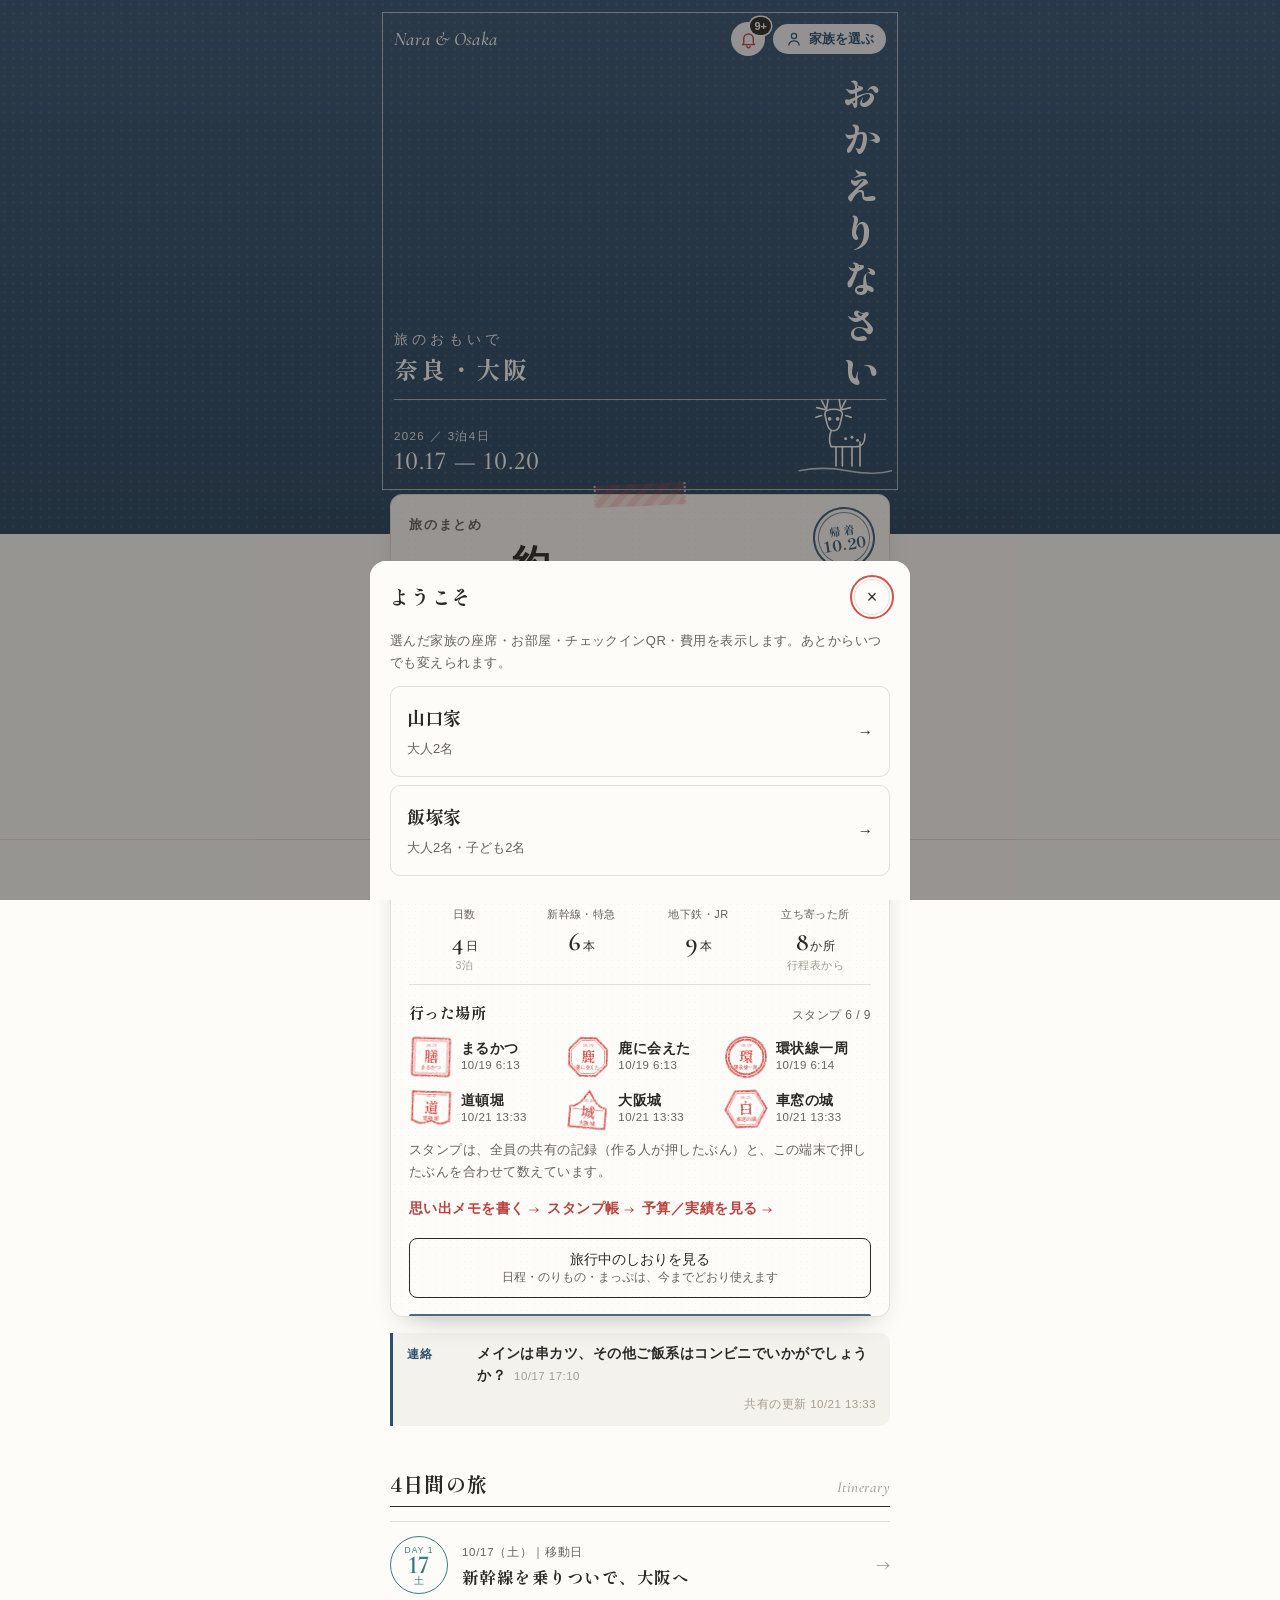
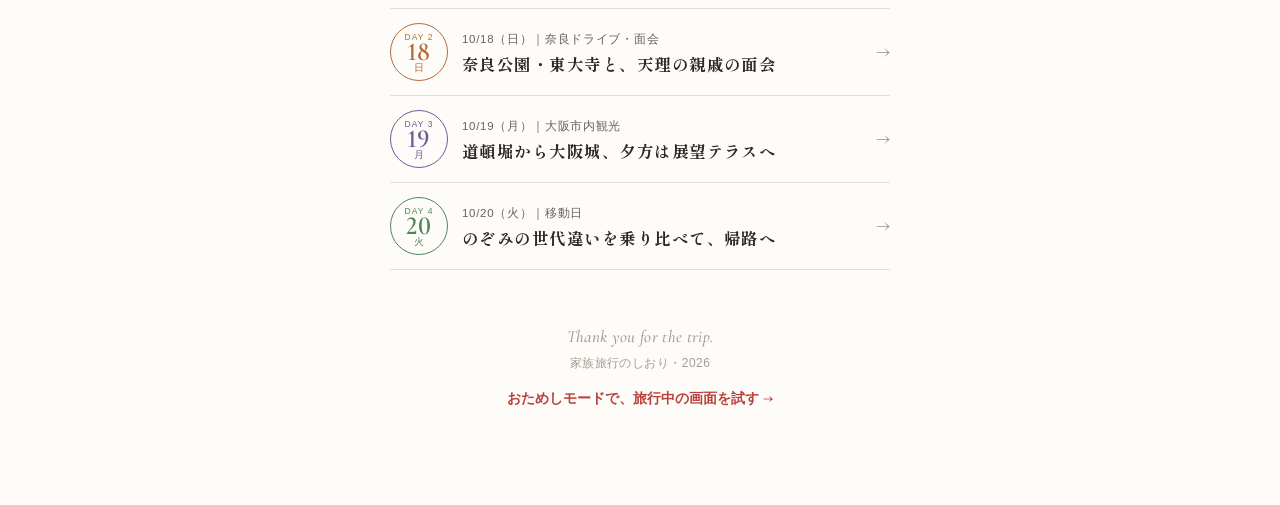
<file: index.html>
<!doctype html>
<html lang="ja">
<head>
<meta charset="utf-8">
<meta name="viewport" content="width=device-width, initial-scale=1, viewport-fit=cover">
<meta name="robots" content="noindex, nofollow">
<meta name="theme-color" content="#d6504c">
<meta name="description" content="奈良・大阪 家族旅行のしおり（2026.10.17〜10.20）">
<title>旅のしおり｜奈良・大阪 2026</title>
<!-- LINE などでURLを送ったときの見え方（画像は tools/make-og.js で作る。家族の名前・予約番号・QR・合言葉は写さない） -->
<meta property="og:type" content="website">
<meta property="og:site_name" content="旅のしおり">
<meta property="og:title" content="旅のしおり｜奈良・大阪 2026">
<meta property="og:description" content="家族旅行のしおり（2026.10.17〜10.20）。行程・のりもの・いまどのへん？・旅のワンポイントを、スマホでいつでも。">
<meta property="og:url" content="https://shohei-a11y.github.io/Nara-Osaka-Trip_2026/">
<meta property="og:image" content="https://shohei-a11y.github.io/Nara-Osaka-Trip_2026/assets/og.jpg">
<meta property="og:image:width" content="1200">
<meta property="og:image:height" content="630">
<meta property="og:image:alt" content="旅のしおり　家族旅行 奈良・大阪 2026.10.17〜10.20">
<meta property="og:locale" content="ja_JP">
<meta name="twitter:card" content="summary_large_image">
<link rel="manifest" href="manifest.webmanifest">
<link rel="icon" href="assets/icon.svg" type="image/svg+xml">
<link rel="apple-touch-icon" href="assets/icon-192.png">
<meta name="apple-mobile-web-app-capable" content="yes">
<meta name="apple-mobile-web-app-title" content="旅のしおり">
<link rel="preconnect" href="https://fonts.googleapis.com">
<link rel="preconnect" href="https://fonts.gstatic.com" crossorigin>
<link href="https://fonts.googleapis.com/css2?family=Cormorant+Garamond:ital,wght@1,500;1,600&family=DotGothic16&family=Klee+One:wght@600&family=Shippori+Mincho+B1:wght@700;800&family=Zen+Kaku+Gothic+New:wght@400;500;700&display=swap" rel="stylesheet">
<link rel="stylesheet" href="assets/style.css?v=57">
</head>
<body>
<main id="app"><noscript><p style="padding:16px">このしおりを見るには、JavaScriptを有効にしてください。</p></noscript></main>
<nav id="nav" class="nav" aria-label="メインメニュー"></nav>
<script src="assets/sim.js?v=57"></script>
<script src="assets/shared.js?v=57"></script>
<script src="assets/data.js?v=57"></script>
<script src="assets/timetable.js?v=57"></script>
<script src="assets/timetable-data.js?v=57"></script>
<script src="assets/line-data.js?v=57"></script>
<script src="assets/guide.js?v=57"></script>
<script src="assets/omiyage.js?v=57"></script>
<script src="assets/news.js?v=57"></script>
<script src="assets/latest.js?v=57"></script>
<script src="assets/budget.js?v=57"></script>
<script src="assets/livemap.js?v=57"></script>
<script src="assets/app.js?v=57"></script>
</body>
</html>
</file>
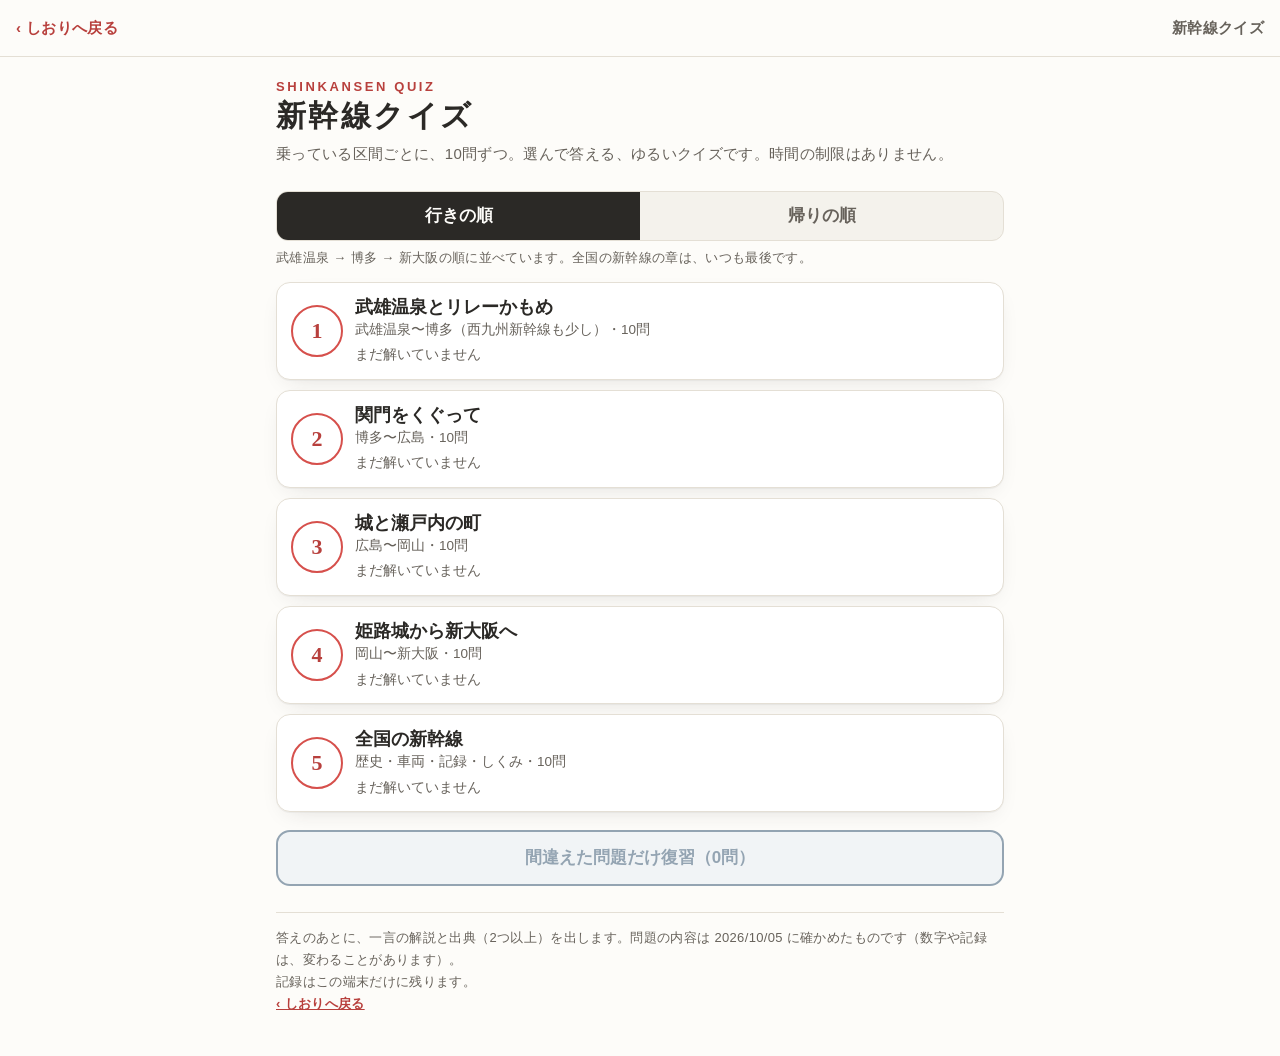
<file: game/index.html>
<!doctype html>
<html lang="ja">
<head>
<meta charset="utf-8">
<meta name="viewport" content="width=device-width, initial-scale=1, viewport-fit=cover">
<meta name="robots" content="noindex, nofollow">
<meta name="theme-color" content="#d6504c">
<meta name="description" content="新幹線の車内で解ける、JR・新幹線のクイズ（5章×10問）">
<title>新幹線クイズ｜旅のしおり</title>
<link rel="icon" href="../assets/icon.svg" type="image/svg+xml">
<link rel="apple-touch-icon" href="../assets/icon-192.png">
<link rel="stylesheet" href="style.css?v=57">
<script>
  /* しおりで選んだ「画面の明るさ」と「文字の大きさ」を、このページにも使う（同じ端末の保存を読むだけ） */
  try {
    const t = JSON.parse(localStorage.getItem('theme'));
    if (t === 'dark' || t === 'light') document.documentElement.dataset.theme = t;
    if (JSON.parse(localStorage.getItem('fs')) === 'l') document.documentElement.dataset.fs = 'l';
  } catch (e) { /* 読めなくても続ける */ }
</script>
</head>
<body>
<header class="bar">
  <a class="bar-back" href="../">‹ しおりへ戻る</a>
  <span class="bar-title">新幹線クイズ</span>
</header>
<main id="app" aria-live="polite"><noscript><p class="pad">このクイズを遊ぶには、JavaScriptを有効にしてください。</p></noscript><p class="pad muted" id="loading">読み込み中…</p></main>
<script src="quiz.js?v=57"></script>
</body>
</html>
</file>
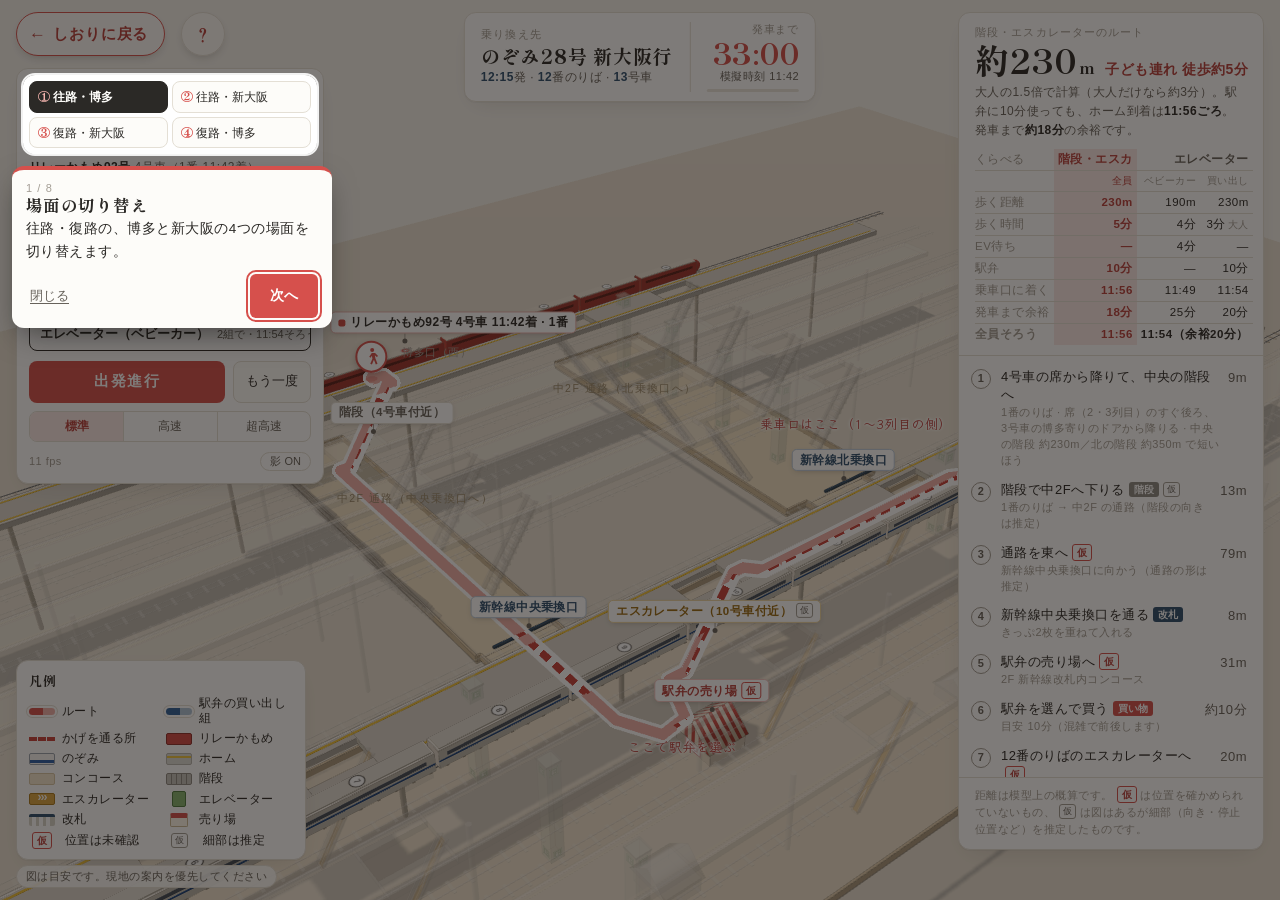
<file: transfer.html>
<!doctype html>
<html lang="ja">
<head>
<meta charset="utf-8">
<title>駅の乗り換え（3D）｜旅のしおり</title>
<meta name="viewport" content="width=device-width,initial-scale=1,viewport-fit=cover">
<meta name="robots" content="noindex, nofollow">
<!-- LINE などでURLを送ったときの見え方（画像は tools/make-og.js で作る。家族の名前・予約番号・QR・合言葉は写さない） -->
<meta property="og:type" content="website">
<meta property="og:site_name" content="旅のしおり">
<meta property="og:title" content="駅の乗り換え（3D）｜旅のしおり">
<meta property="og:description" content="博多・新大阪の乗り換えを、立体の図で確かめられます（旅のしおり 奈良・大阪 2026）。">
<meta property="og:url" content="https://shohei-a11y.github.io/Nara-Osaka-Trip_2026/transfer.html">
<meta property="og:image" content="https://shohei-a11y.github.io/Nara-Osaka-Trip_2026/assets/og.jpg">
<meta property="og:image:width" content="1200">
<meta property="og:image:height" content="630">
<meta property="og:image:alt" content="旅のしおり　家族旅行 奈良・大阪 2026.10.17〜10.20">
<meta property="og:locale" content="ja_JP">
<meta name="twitter:card" content="summary_large_image">
<meta name="theme-color" content="#d6504c">
<link rel="icon" href="assets/icon.svg" type="image/svg+xml">
<link rel="apple-touch-icon" href="assets/icon-192.png">
<link rel="manifest" href="manifest.webmanifest">
<link rel="preconnect" href="https://fonts.googleapis.com">
<link rel="preconnect" href="https://fonts.gstatic.com" crossorigin>
<link rel="stylesheet" href="https://fonts.googleapis.com/css2?family=Klee+One:wght@600&family=Shippori+Mincho+B1:wght@700;800&family=Zen+Kaku+Gothic+New:wght@400;500;700&display=swap">
<style>
  /* しおりWeb版（assets/style.css）の色と書体。明るい紙の模型に固定（テーマ切り替えなし） */
  :root {
    color-scheme: light;
    --paper: #fdfcf9;
    --paper-2: #f4f2ec;
    --paper-3: #ebe7de;
    --sumi: #2b2926;
    --sumi-2: #67625b;
    --sumi-3: #a39d94;
    --rule: #e4dfd5;
    --shu: #d6504c;
    --shu-ink: #b8403d;
    --shu-tint: #fbe9e6;
    --ai: #2d4f6e;
    --ai-tint: #e7eef4;
    --moegi: #5d8a4b;
    --moegi-tint: #ebf2e5;
    --yamabuki: #c98d1e;
    --yamabuki-tint: #faf0da;
    --jrk: #d7282f;
    --card: #ffffff;
    --shade: 0 1px 0 rgba(43, 41, 38, .04), 0 8px 24px -12px rgba(43, 41, 38, .18);
    --f-min: "Shippori Mincho B1", "Hiragino Mincho ProN", "Yu Mincho", serif;
    --f-got: "Zen Kaku Gothic New", "Hiragino Sans", "Noto Sans JP", sans-serif;
    --f-hand: "Klee One", "Zen Kaku Gothic New", cursive;
  }
  html, body { height: 100%; }
  body { margin: 0; background: var(--paper-2); color: var(--sumi); font-family: var(--f-got); overflow: hidden; -webkit-tap-highlight-color: transparent; letter-spacing: .03em; }
  button { font: inherit; color: inherit; background: none; border: 0; padding: 0; cursor: pointer; }
  button:focus-visible, select:focus-visible { outline: 2px solid var(--shu); outline-offset: 2px; border-radius: 6px; }
  #stage { position: fixed; inset: 0; }
  #stage canvas { display: block; touch-action: none; }
  .labels { position: absolute; inset: 0; pointer-events: none; }
  .hud { position: fixed; z-index: 5; }
  .card { background: var(--card); border: 1px solid var(--rule); border-radius: 12px; box-shadow: var(--shade); }
  .num { font-variant-numeric: tabular-nums; }
  .kari.sm { font-size: 8.5px; font-weight: 500; border-color: var(--sumi-3); color: var(--sumi-2); padding: 0 3px; vertical-align: 2px; }
  .kari { display: inline-block; font-size: 10px; font-weight: 700; line-height: 1.5; padding: 0 4px; border-radius: 3px; border: 1px solid var(--shu); color: var(--shu-ink); background: #fff; vertical-align: 1px; margin-left: 4px; letter-spacing: 0; }

  /* ---- 上部：乗る列車 ---- */
  .train { top: calc(env(safe-area-inset-top, 0px) + 12px); left: 50%; transform: translateX(-50%); display: flex; align-items: center; gap: 18px; padding: 9px 16px; max-width: calc(100% - 32px); box-sizing: border-box; }
  .train .kind { font-size: 11px; color: var(--sumi-3); letter-spacing: .12em; }
  .train .name { font-family: var(--f-min); font-size: 19px; font-weight: 800; white-space: nowrap; letter-spacing: .04em; }
  .train .sub { font-size: 12px; color: var(--sumi-2); white-space: nowrap; }
  .train .sub b { color: var(--ai); font-weight: 700; }
  .count { text-align: right; border-left: 1px solid var(--rule); padding-left: 16px; min-width: 92px; }
  .count .lbl { font-size: 11px; color: var(--sumi-3); letter-spacing: .08em; }
  .count .big { font-family: var(--f-min); font-size: 30px; line-height: 1.05; font-weight: 800; color: var(--shu); }
  .count .clock { font-size: 11px; color: var(--sumi-2); white-space: nowrap; }
  .tline { position: relative; height: 3px; margin-top: 5px; background: var(--paper-3); border-radius: 2px; }
  .tline i { position: absolute; left: 0; top: 0; bottom: 0; background: var(--shu); border-radius: 2px; width: 0; }

  /* ---- 左上：選択と再生 ---- */
  .ctrl { top: calc(env(safe-area-inset-top, 0px) + 68px); left: 16px; width: 308px; padding: 12px; display: grid; gap: 10px; box-sizing: border-box; }
  .scenes { display: grid; grid-template-columns: 1fr 1fr; gap: 4px; }
  .scenes button { font-size: 12px; text-align: left; padding: 6px 8px; border: 1px solid var(--rule); border-radius: 8px; background: var(--paper); line-height: 1.3; white-space: nowrap; }
  .scenes button b { font-family: var(--f-min); font-weight: 800; color: var(--shu); margin-right: 3px; }
  .scenes button[aria-current="true"] { background: var(--sumi); border-color: var(--sumi); color: var(--paper); font-weight: 700; }
  .scenes button[aria-current="true"] b { color: #f3b3ad; }
  .fromto { margin: 0; font-size: 12px; line-height: 1.5; color: var(--sumi-2); }
  .fromto b { color: var(--sumi); font-weight: 700; }
  .dnote { margin: 5px 0 0; font-size: 10.5px; line-height: 1.45; color: var(--sumi-2); }
  .dnote::before { content: "!"; display: inline-block; width: 13px; height: 13px; margin-right: 4px; border-radius: 50%; background: var(--sumi-3); color: #fff; font-size: 9.5px; font-weight: 700; text-align: center; line-height: 13px; vertical-align: 1px; }
  .h { font-size: 11px; color: var(--sumi-3); letter-spacing: .06em; margin-bottom: -4px; }
  .route { display: grid; border: 1px solid var(--sumi); border-radius: 8px; overflow: hidden; }
  .route button { padding: 7px 10px; text-align: left; line-height: 1.35; display: flex; align-items: baseline; justify-content: space-between; gap: 8px; }
  .route button + button { border-top: 1px solid var(--sumi); }
  .route button .rn { font-size: 12.5px; font-weight: 700; white-space: nowrap; }
  .route button .rm { font-size: 11px; color: var(--sumi-2); white-space: nowrap; }
  .route button[aria-pressed="true"] { background: var(--sumi); color: var(--paper); }
  .route button[aria-pressed="true"] .rm { color: var(--paper-3); }
  .bnote { font-size: 11.5px; line-height: 1.55; color: var(--sumi); background: var(--moegi-tint); border-radius: 8px; padding: 7px 9px; margin: 0; }
  .bnote b { color: var(--moegi); margin-right: 4px; }
  .acts { display: grid; grid-template-columns: 1fr auto; gap: 8px; }
  .go { font-weight: 700; font-size: 15px; letter-spacing: .1em; color: #fff; background: var(--shu); border-radius: 8px; padding: 10px 10px; min-height: 42px; white-space: nowrap; }
  .go:active { transform: translateY(1px); }
  .quiet { font-size: 12.5px; border: 1px solid var(--rule); background: var(--paper); border-radius: 8px; padding: 0 12px; white-space: nowrap; min-height: 36px; }
  .speed { grid-column: 1 / -1; display: grid; grid-template-columns: repeat(3, 1fr); border: 1px solid var(--rule); border-radius: 8px; overflow: hidden; }
  .speed button { font-size: 12px; padding: 6px 0; color: var(--sumi-2); white-space: nowrap; }
  .speed button + button { border-left: 1px solid var(--rule); }
  .speed button[aria-pressed="true"] { background: var(--shu-tint); color: var(--shu-ink); font-weight: 700; }
  .more { display: none; }
  .perf { font-size: 11px; color: var(--sumi-3); display: flex; justify-content: space-between; align-items: center; }
  .perf button { font-size: 11px; border: 1px solid var(--rule); border-radius: 999px; padding: 1px 9px; color: var(--sumi-2); }

  /* ---- 右：距離と区間 ---- */
  .legs { top: calc(env(safe-area-inset-top, 0px) + 12px); right: 16px; width: 304px; max-height: calc(100% - 64px); display: flex; flex-direction: column; overflow: hidden; }
  .sum { padding: 12px 16px 10px; border-bottom: 1px solid var(--rule); }
  .sum .eyebrow { font-size: 11px; color: var(--sumi-3); letter-spacing: .1em; }
  .sum .dist { display: flex; align-items: baseline; gap: 10px; margin-top: 1px; }
  .sum .dist .m { font-family: var(--f-min); font-size: 34px; font-weight: 800; line-height: 1.1; white-space: nowrap; }
  .sum .dist .m small { font-size: 16px; margin-left: 2px; }
  .sum .dist .walk { font-size: 14px; font-weight: 700; color: var(--shu-ink); white-space: nowrap; }
  .sum p { margin: 4px 0 0; font-size: 12px; color: var(--sumi-2); line-height: 1.6; }
  .sum p b { color: var(--sumi); }
  .sheetbtns { display: none; }
  .cmp { width: 100%; border-collapse: collapse; font-size: 11.5px; margin-top: 8px; }
  .cmp th, .cmp td { padding: 3px 6px; text-align: right; border-bottom: 1px solid var(--rule); white-space: nowrap; }
  .cmp th:first-child, .cmp td:first-child { text-align: left; color: var(--sumi-3); font-weight: 400; padding-left: 0; }
  .cmp thead th { font-weight: 700; color: var(--sumi-2); cursor: pointer; }
  .cmp .on { background: var(--shu-tint); color: var(--shu-ink); font-weight: 700; }
  .cmp tr:last-child td { border-bottom: 0; }
  .cmp th, .cmp td { padding: 3px 4px; }
  .cmp tr.sub th { font-size: 10px; font-weight: 500; color: var(--sumi-3); cursor: default; }
  .cmp tr.sub th.on { color: var(--shu-ink); }
  .cmp td small { font-size: 9.5px; margin-left: 2px; color: var(--sumi-3); }
  .cmp tr.meet td { font-weight: 700; border-top: 1px solid var(--sumi-3); }
  ol.list { list-style: none; margin: 0; padding: 6px 0; overflow-y: auto; min-height: 0; }
  ol.list li { display: grid; grid-template-columns: 22px 1fr auto; gap: 8px; align-items: start; padding: 6px 16px 6px 12px; cursor: pointer; font-size: 13px; line-height: 1.45; }
  ol.list li .i { width: 20px; height: 20px; border-radius: 50%; border: 1.5px solid var(--sumi-3); color: var(--sumi-2); font-size: 11px; font-weight: 700; display: grid; place-items: center; margin-top: 1px; box-sizing: border-box; }
  ol.list li .t small { display: block; font-size: 11px; color: var(--sumi-3); }
  ol.list li .d { font-size: 13px; color: var(--sumi-2); white-space: nowrap; margin-top: 1px; }
  ol.list li.done .t, ol.list li.done .d { color: var(--sumi-3); }
  ol.list li.done .i { border-color: var(--rule); color: var(--sumi-3); }
  ol.list li.grp { display: block; cursor: default; font-size: 11.5px; font-weight: 700; padding: 8px 16px 3px 12px; color: var(--shu-ink); }
  ol.list li.grp::before { content: ""; display: inline-block; width: 16px; height: 5px; border-radius: 3px; background: var(--shu); margin-right: 6px; vertical-align: 2px; }
  ol.list li.grp.g2 { color: #2d5f9a; border-top: 1px solid var(--rule); margin-top: 4px; }
  ol.list li.grp.g2::before { background: #2d5f9a; }
  ol.list li.now { background: var(--shu-tint); }
  ol.list li.now .i { background: var(--shu); border-color: var(--shu); color: #fff; }
  ol.list li.now .t { color: var(--shu-ink); font-weight: 700; }
  .kt { display: inline-block; font-size: 10px; line-height: 1.5; padding: 0 5px; margin-left: 4px; border-radius: 3px; color: #fff; vertical-align: 1px; font-weight: 700; letter-spacing: 0; }
  .kt.stair { background: #8d8a84; } .kt.esc { background: var(--yamabuki); } .kt.ev { background: var(--moegi); }
  .kt.gate { background: var(--ai); } .kt.shop { background: var(--shu); }
  .foot { font-size: 11px; color: var(--sumi-3); padding: 8px 16px 11px; border-top: 1px solid var(--rule); line-height: 1.55; }

  /* ---- 凡例 ---- */
  .legend { left: 16px; bottom: calc(env(safe-area-inset-bottom, 0px) + 40px); width: 290px; padding: 10px 12px; box-sizing: border-box; }
  .legend h2 { font-family: var(--f-min); font-size: 13px; letter-spacing: .08em; margin: 0 0 6px; }
  .legend ul { list-style: none; margin: 0; padding: 0; display: grid; grid-template-columns: 1fr 1fr; gap: 5px 10px; font-size: 11.5px; }
  .legend li { display: flex; align-items: center; gap: 7px; min-width: 0; line-height: 1.3; }
  .sw { flex: none; width: 26px; height: 12px; border-radius: 2px; position: relative; box-sizing: border-box; }
  .sw.rt2 { height: 7px; border-radius: 4px; background: linear-gradient(90deg, #2d5f9a 55%, #aec3d8 55%); box-shadow: 0 0 0 2px #fff, 0 0 0 3px var(--rule); }
  .sw.rt { height: 7px; border-radius: 4px; background: linear-gradient(90deg, var(--shu) 55%, #efb0a8 55%); box-shadow: 0 0 0 2px #fff, 0 0 0 3px var(--rule); }
  .sw.hid { height: 0; border-top: 4px dashed #c8403b; border-radius: 0; }
  .sw.zai { background: #d24b45; border: 1px solid #8f2f2b; }
  .sw.shin { background: #f8f7f3; border: 1px solid #9aa3ad; }
  .sw.shin::after { content: ""; position: absolute; left: 0; right: 0; top: 6px; height: 3px; background: #2b5ea7; }
  .sw.plat { background: #dcdbd6; border: 1px solid #b9b6af; }
  .sw.plat::after { content: ""; position: absolute; left: 0; right: 0; top: 2px; height: 2px; background: #efc53f; }
  .sw.conc { background: #f3e7cf; border: 1px solid #d8c6a4; }
  .sw.stair { background: repeating-linear-gradient(90deg, #c4c1ba 0 4px, #8f8b84 4px 5px); border: 1px solid #8f8b84; }
  .sw.esc { background: #d9a441; border: 1px solid #a8781c; }
  .sw.esc::after { content: "›››"; position: absolute; inset: -3px 0 0; font-size: 12px; line-height: 12px; color: #fff; text-align: center; font-weight: 700; letter-spacing: -1px; }
  .sw.ev { width: 14px; height: 16px; margin: 0 6px; background: #86b46f; border: 1px solid #4f7a3e; border-radius: 2px; }
  .sw.gate { background: linear-gradient(90deg, #d8d4cb 0 3px, transparent 3px 7px, #d8d4cb 7px 10px, transparent 10px 14px, #d8d4cb 14px 17px, transparent 17px 21px, #d8d4cb 21px 24px); border-top: 3px solid var(--ai); height: 12px; }
  .sw.shop { width: 18px; height: 14px; margin: 0 4px; background: #fff8ec; border: 1px solid #c9b996; border-top: 5px solid var(--shu); }
  .legend .close { display: none; }
  .legend li[hidden] { display: none; }

  .note { left: 16px; bottom: calc(env(safe-area-inset-bottom, 0px) + 12px); margin: 0; font-size: 11px; color: var(--sumi-2); background: rgba(253, 252, 249, .92); border: 1px solid var(--rule); padding: 3px 9px; border-radius: 999px; }
  .toast { left: 50%; bottom: calc(env(safe-area-inset-bottom, 0px) + 44px); transform: translateX(-50%); padding: 9px 16px; font-size: 14px; font-weight: 700; color: var(--shu-ink); max-width: min(520px, calc(100% - 32px)); box-sizing: border-box; text-align: center; transition: opacity .4s; }

  /* ---- 模型のラベル（重なりはJSでずらし、引き出し線を出す） ---- */
  .lw { position: absolute; width: 0; height: 0; }
  .lw .lb { position: absolute; left: 0; bottom: 0; transform: translate(-50%, calc(-7px + var(--dy, 0px))); translate: var(--dx, 0px) 0; transition: transform .25s ease, opacity .25s; font-size: 11.5px; line-height: 1.35; color: var(--sumi); background: #fff; border: 1px solid var(--rule); padding: 2px 7px; border-radius: 5px; white-space: nowrap; box-shadow: 0 2px 6px -3px rgba(43, 41, 38, .35); }
  .lw .ld { position: absolute; left: -.5px; bottom: 0; width: 1px; height: calc(7px - var(--dy, 0px)); background: var(--sumi-3); transition: height .25s ease, opacity .25s; }
  .lw::after { content: ""; position: absolute; left: -2.5px; top: -2.5px; width: 5px; height: 5px; border-radius: 50%; background: var(--sumi-2); transition: opacity .25s; }
  .lw.off .lb, .lw.off .ld, .lw.off::after { opacity: 0; }
  .lw.out .ld, .lw.out::after, .lw.below .ld { opacity: 0; }
  .lb.zai { border-color: #e8b3ae; } .lb.zai::before { content: ""; display: inline-block; width: 7px; height: 7px; border-radius: 2px; background: #d24b45; margin-right: 5px; }
  .lb.shin { border-color: #b9c9da; } .lb.shin::before { content: ""; display: inline-block; width: 7px; height: 7px; border-radius: 2px; background: #2b5ea7; margin-right: 5px; }
  .lb.key { font-weight: 700; font-size: 12px; }
  .lb.gate { border-color: #b9c9da; color: var(--ai); font-weight: 700; }
  .lb.shop { border-color: #f0c3bf; color: var(--shu-ink); font-weight: 700; }
  .lb.ev { border-color: #bfd6b3; color: var(--moegi); font-weight: 700; }
  .lb.esc { border-color: #ecd49f; color: #9a6a12; font-weight: 700; }
  .lb.stair { color: var(--sumi-2); font-weight: 700; }
  .lb.hand.buy { color: #2d5f9a; }
  .lb.dim { background: rgba(255, 255, 255, .85); border-color: transparent; box-shadow: none; color: var(--sumi-2); font-size: 11px; padding: 0 5px; }
  .lb.floor { background: none; border: 0; box-shadow: none; color: #9a8a6c; font-size: 10.5px; letter-spacing: .14em; }
  .lb.dir { background: none; border: 0; box-shadow: none; color: var(--sumi-3); font-size: 11px; }
  .lb.hand { background: none; border: 0; box-shadow: none; font-family: var(--f-hand); font-weight: 600; font-size: 13px; color: var(--shu-ink); padding: 0; text-shadow: 0 0 3px #fff, 0 0 3px #fff, 0 0 2px #fff; }
  .lw.plain::after, .lw.plain .ld { display: none; }
  .walker { position: absolute; left: -16px; bottom: 5px; width: 32px; height: 32px; border-radius: 50%; background: #fff; border: 2px solid var(--shu); display: grid; place-items: center; box-shadow: 0 3px 8px -2px rgba(43, 41, 38, .45); box-sizing: border-box; }
  .walker.b { border-color: #2d5f9a; left: -4px; bottom: 12px; width: 28px; height: 28px; }
  .walker.b svg { width: 17px; height: 17px; }
  .walker svg { width: 20px; height: 20px; }

  /* ---- スマホ ---- */
  @media (max-width: 760px) {
    .train { top: calc(env(safe-area-inset-top, 0px) + 64px); left: 12px; right: 12px; transform: none; max-width: none; justify-content: space-between; padding: 7px 12px; gap: 10px; }
    .train .name { font-size: 16px; }
    .count { padding-left: 10px; min-width: 0; }
    .count .big { font-size: 25px; }
    .ctrl { top: calc(env(safe-area-inset-top, 0px) + 150px); left: 12px; right: 12px; width: auto; padding: 8px; gap: 7px; }
    .scenes { grid-template-columns: repeat(4, minmax(0, 1fr)); gap: 3px; }
    .scenes button { font-size: 10.5px; padding: 3px 2px; text-align: center; letter-spacing: 0; }
    .scenes button b { display: block; margin: 0; font-size: 12px; }
    .fromto { font-size: 11px; }
    .h { display: none; }
    .route button { padding: 5px 10px; }
    .route button .rn { font-size: 12px; }
    .bnote { font-size: 11px; padding: 5px 8px; }
    .acts { grid-template-columns: auto auto 1fr; }
    .go { font-size: 14px; padding: 7px 14px; min-height: 38px; }
    .speed { grid-column: auto; }
    .perf { display: none; }
    /* 再生中は1行に畳む */
    body.compact .ctrl .scenes, body.compact .ctrl .fromto, body.compact .ctrl .dnote, body.compact .ctrl .route, body.compact .ctrl .bnote { display: none; }
    body.compact .ctrl { padding: 6px; }
    body.compact .acts { grid-template-columns: auto auto 1fr auto; gap: 6px; }
    body.compact .go { min-height: 34px; padding: 5px 10px; font-size: 13px; letter-spacing: .04em; }
    body.compact .quiet { min-height: 34px; padding: 0 9px; }
    body.compact .more { display: block; }
    .legs { top: auto; left: 12px; right: 12px; bottom: calc(env(safe-area-inset-bottom, 0px) + 36px); width: auto; max-height: 46%; }
    .sum { padding: 8px 12px; }
    .sum .eyebrow { display: none; }
    .sum .top { display: flex; align-items: center; gap: 10px; }
    .sum .dist { gap: 8px; }
    .sum .dist .m { font-size: 23px; }
    .sum .dist .walk { font-size: 12.5px; }
    .sheetbtns { display: flex; gap: 6px; margin-left: auto; }
    .sheetbtns button { font-size: 12px; border: 1px solid var(--rule); border-radius: 999px; padding: 3px 10px; background: var(--paper); white-space: nowrap; }
    .legs.closed ol.list, .legs.closed .foot, .legs.closed .sum p, .legs.closed .cmp { display: none; }
    ol.list li { padding: 5px 12px 5px 8px; }
    .legend { left: 12px; right: 12px; width: auto; bottom: auto; top: calc(env(safe-area-inset-top, 0px) + 150px); z-index: 7; }
    .legend[data-open="false"] { display: none; }
    .legend .close { display: block; position: absolute; right: 8px; top: 7px; font-size: 12px; border: 1px solid var(--rule); border-radius: 999px; padding: 1px 10px; }
    .note { left: 12px; }
    .lw .lb { font-size: 10.5px; padding: 1px 6px; }
    .lb.hand { font-size: 12px; }
  }
  @media (prefers-reduced-motion: reduce) { .toast, .lw .lb, .lw .ld { transition: none; } }
  /* しおりに戻る（左上。図を回しても同じ所に出す）と、予定より遅く着くときの書き方 */
  /* 上の1列：しおりに戻る（左上）・？（この画面の案内）・…（そのほかの操作。スマホだけ） */
  .topbar { top: calc(env(safe-area-inset-top, 0px) + 12px); left: 16px; z-index: 8; display: flex; align-items: center; gap: 8px; pointer-events: none; }
  .topbar > * { pointer-events: auto; }
  .tb-sp { flex: 1; pointer-events: none; }
  .tb { width: 44px; height: 44px; border-radius: 50%; display: grid; place-items: center; font-size: 18px; font-weight: 700; color: var(--sumi); background: rgba(253, 252, 249, .88); border: 1px solid var(--rule); box-shadow: 0 4px 12px -6px rgba(43, 41, 38, .45); -webkit-backdrop-filter: blur(3px); backdrop-filter: blur(3px); }
  .tb[aria-expanded="true"] { background: var(--sumi); color: var(--paper); border-color: var(--sumi); }
  #xhelp span { color: var(--shu-ink); font-family: var(--f-min); font-weight: 800; }
  #xmenu { display: none; }
  .xmenu { top: calc(env(safe-area-inset-top, 0px) + 64px); right: 12px; width: min(300px, calc(100% - 24px)); padding: 10px 12px 12px; box-sizing: border-box; z-index: 9; display: grid; gap: 10px; }
  .xmenu[hidden] { display: none; }
  .xm-h { display: flex; align-items: center; justify-content: space-between; }
  .xm-h h2 { font-family: var(--f-min); font-size: 14px; margin: 0; letter-spacing: .06em; }
  .xmenu .close { min-height: 44px; padding: 0 14px; font-size: 13px; border: 1px solid var(--rule); border-radius: 999px; }
  #xmSlot { display: grid; gap: 10px; }
  #xmSlot .speed { grid-column: auto; }
  #xmSlot .speed button, #xmSlot .quiet, .xm-lg { min-height: 44px; font-size: 13px; }
  #xmSlot .fromto, #xmSlot .dnote { font-size: 12px; }
  .sc-sm { display: none; }
  .scenes .sm, .route .rs { display: none; }
  .back { top: calc(env(safe-area-inset-top, 0px) + 12px); left: 16px; z-index: 8; display: inline-flex; align-items: center; gap: 6px; min-height: 44px; box-sizing: border-box; padding: 0 16px 0 12px; font-size: 15px; font-weight: 700; letter-spacing: .06em; color: var(--shu-ink); text-decoration: none; background: var(--paper); border: 1.5px solid var(--shu); border-radius: 999px; box-shadow: 0 4px 12px -6px rgba(43, 41, 38, .45); white-space: nowrap; }
  .back .ar { font-size: 17px; line-height: 1; }
  .back:active { background: var(--shu-tint); }
  .cmp .late { display: inline-block; white-space: normal; max-width: 8em; line-height: 1.35; color: var(--shu-ink); font-weight: 700; text-align: right; }
  @media (max-width: 760px) { .back { left: 12px; } .sum .dist { flex-wrap: wrap; row-gap: 0; min-width: 0; } }

  /* ---- 初回ガイド（しおりのトップと同じ見た目。assets/guide.js を使う） ---- */
  :root { --fs: 1; --f-lat: "Cormorant Garamond", "Shippori Mincho B1", serif; }
  .gd { position: fixed; inset: 0; z-index: 120; }
  .gd-dim { position: fixed; inset: 0; width: 100%; height: 100%; pointer-events: none; }
  .gd-dim path { fill: rgba(20, 16, 12, .55); }
  .gd-hole { position: fixed; border-radius: 12px; outline: 2px solid rgba(255, 255, 255, .9); outline-offset: 0; pointer-events: none; }
  .gd-hole[hidden] { display: none; }
  .gd-tip { position: fixed; background: var(--paper); color: var(--sumi); border-radius: 12px; padding: 12px 14px 10px; box-shadow: 0 12px 30px -8px rgba(0, 0, 0, .5); border-top: 4px solid var(--shu); box-sizing: border-box; }
  .gd-tip p { margin: 0; }
  .gd-count { font-size: 11px; color: var(--sumi-3); letter-spacing: .1em; }
  .gd-title { font-family: var(--f-min); font-weight: 800; font-size: 16.5px; line-height: 1.45; }
  .gd-title[hidden] { display: none; }
  .gd-text { font-size: 13.5px; line-height: 1.7; margin-top: 2px; }
  .gd-link { display: flex; align-items: center; justify-content: center; gap: 6px; width: 100%; min-height: 40px; margin-top: 10px; border: 1.5px solid var(--shu); border-radius: 999px; color: var(--shu-ink); font-weight: 700; font-size: 14px; background: var(--paper); }
  .gd-link[hidden] { display: none; }
  .gd-btns { display: flex; justify-content: space-between; align-items: center; gap: 10px; margin-top: 10px; }
  .gd-skip { font-size: 13px; color: var(--sumi-2); padding: 8px 4px; min-height: 44px; text-decoration: underline; text-underline-offset: 3px; }
  .gd-next { background: var(--shu); color: #fff; font-weight: 700; font-size: 14px; padding: 8px 20px; border-radius: 999px; min-height: 44px; }

  /* ---- スマホ：図を広く見せる並べ方 ----
     上：しおりに戻る・？・…の1列と、乗る列車の細い札。右の端：場面の4つのボタンを縦1列（半透明）。
     下：出発進行とルートの切り替えを1列（半透明）、その下に距離の札。使う回数の少ないもの（再生速度・もう一度・凡例・経路の説明）は「…」にしまう */
  @media (max-width: 760px) {
    .topbar { left: 12px; right: 12px; }
    #xmenu { display: grid; }
    .train { top: calc(env(safe-area-inset-top, 0px) + 64px); padding: 5px 12px; background: rgba(255, 255, 255, .9); -webkit-backdrop-filter: blur(3px); backdrop-filter: blur(3px); }
    .train .kind { font-size: 10.5px; letter-spacing: .06em; }
    .ctrl { display: contents; }
    .scenes { position: fixed; z-index: 5; right: 10px; top: calc(env(safe-area-inset-top, 0px) + 134px); display: flex; flex-direction: column; gap: 6px; }
    .scenes button { width: 54px; min-height: 48px; padding: 3px 0; border-radius: 12px; background: rgba(253, 252, 249, .84); border-color: rgba(43, 41, 38, .16); box-shadow: 0 3px 10px -6px rgba(43, 41, 38, .5); -webkit-backdrop-filter: blur(3px); backdrop-filter: blur(3px); line-height: 1.2; }
    .scenes button b { font-size: 15px; }
    .scenes .lg { display: none; }
    .scenes .sm { display: block; font-size: 9.5px; letter-spacing: 0; white-space: nowrap; }
    .scenes button[aria-current="true"] { background: rgba(43, 41, 38, .9); }
    .fromto, .dnote, .bnote { display: none; }
    #xmSlot .fromto, #xmSlot .dnote:not([hidden]) { display: block; }
    #xmSlot .bnote:not([hidden]) { display: block; }
    .route { position: fixed; z-index: 5; right: 12px; bottom: var(--bar-b, 120px); left: calc(12px + 118px); display: grid; grid-template-columns: 1fr 1fr; border-color: rgba(43, 41, 38, .75); background: rgba(253, 252, 249, .86); -webkit-backdrop-filter: blur(3px); backdrop-filter: blur(3px); box-shadow: 0 3px 10px -6px rgba(43, 41, 38, .5); }
    .route button { min-height: 44px; padding: 0 6px; justify-content: center; align-items: center; }
    .route button + button { border-top: 0; border-left: 1px solid rgba(43, 41, 38, .75); }
    .route button .rn, .route button .rm { position: absolute; width: 1px; height: 1px; overflow: hidden; clip: rect(0 0 0 0); white-space: nowrap; }
    .route button .rs { display: block; font-size: 12.5px; font-weight: 700; white-space: nowrap; }
    .route button[aria-pressed="true"] { background: rgba(43, 41, 38, .9); }
    .acts { position: fixed; z-index: 5; left: 12px; bottom: var(--bar-b, 120px); display: block; }
    .acts > :not(.go) { display: none; }
    .go { width: 110px; min-height: 46px; padding: 0 8px; font-size: 14px; letter-spacing: .06em; box-shadow: 0 4px 12px -6px rgba(43, 41, 38, .6); }
    body.compact .ctrl .scenes, body.compact .ctrl .route { display: none; }
    body.compact .acts { grid-template-columns: none; }
    body.compact .go { min-height: 46px; padding: 0 8px; font-size: 14px; }
    body.compact .more { display: none; }
    .more { display: none !important; }
    .sheetbtns button { min-height: 44px; padding: 0 14px; font-size: 12.5px; }
    .legs .sum { padding: 6px 10px 6px 12px; }
    .legs:not(.closed) { z-index: 6; }
    ol.list li { min-height: 44px; box-sizing: border-box; padding-top: 11px; padding-bottom: 9px; }
    .legend { top: calc(env(safe-area-inset-top, 0px) + 64px); }
    .legend .close { min-height: 44px; padding: 0 14px; top: 4px; }
    .legend ul { margin-top: 20px; }
    .note { bottom: calc(env(safe-area-inset-bottom, 0px) + 8px); }
    .legs { bottom: calc(env(safe-area-inset-bottom, 0px) + 36px); }
  }
</style>
</head>
<body>

<div id="stage"></div>

<header class="hud card train" aria-live="polite">
  <div>
    <div class="kind" id="hKind">乗り換え先</div>
    <div class="name" id="hName">のぞみ28号 新大阪行</div>
    <div class="sub" id="hSub"><b class="num">12:15</b>発 · <b>12</b>番のりば · <b>13</b>号車</div>
  </div>
  <div class="count">
    <div class="lbl" id="cdLbl">発車まで</div>
    <div class="big num" id="cd">33:00</div>
    <div class="clock"><span id="clkLbl">模擬時刻</span> <span class="num" id="clk">11:42</span></div>
    <div class="tline"><i id="tbar"></i></div>
  </div>
</header>

<section class="hud card ctrl" id="ctrl" aria-label="ルートの選択と再生">
  <div class="scenes" id="scenes" role="group" aria-label="場面">
    <button type="button" data-s="1" aria-label="①往路・博多"><b>①</b><span class="lg">往路・博多</span><span class="sm" aria-hidden="true">往・博多</span></button>
    <button type="button" data-s="2" aria-label="②往路・新大阪"><b>②</b><span class="lg">往路・新大阪</span><span class="sm" aria-hidden="true">往・新大阪</span></button>
    <button type="button" data-s="3" aria-label="③復路・新大阪"><b>③</b><span class="lg">復路・新大阪</span><span class="sm" aria-hidden="true">復・新大阪</span></button>
    <button type="button" data-s="4" aria-label="④復路・博多"><b>④</b><span class="lg">復路・博多</span><span class="sm" aria-hidden="true">復・博多</span></button>
  </div>
  <p class="fromto" id="fromto"></p>
  <p class="dnote" id="dnote"></p>
  <div class="h">ルート</div>
  <div class="route" role="group" aria-label="ルート">
    <button type="button" id="rA" data-r="stairs" aria-pressed="true"><span class="rn">階段・エスカレーター</span><span class="rs" aria-hidden="true">階段・エスカ</span><span class="rm num" id="rmA"></span></button>
    <button type="button" id="rB" data-r="ev" aria-pressed="false"><span class="rn">エレベーター（ベビーカー）</span><span class="rs" aria-hidden="true">エレベーター</span><span class="rm num" id="rmB"></span></button>
  </div>
  <p class="bnote" id="bnote" hidden><b>ベビーカーのかたへ</b>エスカレーターでのベビーカー利用はご遠慮ください（駅の案内に従ってください）。</p>
  <div class="acts">
    <button class="go" id="play" type="button">出発進行</button>
    <button class="quiet" id="again" type="button">もう一度</button>
    <div class="speed" role="group" aria-label="再生速度">
      <button type="button" data-sp="1" aria-pressed="true">標準</button>
      <button type="button" data-sp="2" aria-pressed="false">高速</button>
      <button type="button" data-sp="4" aria-pressed="false">超高速</button>
    </div>
    <button class="quiet more" id="more" type="button">設定</button>
  </div>
  <div class="perf"><span class="num" id="perf"></span><button type="button" id="shadowBtn" aria-pressed="true">影 ON</button></div>
</section>

<aside class="hud card legs" id="legs" aria-label="区間ごとの距離">
  <div class="sum">
    <div class="eyebrow" id="eyebrow"></div>
    <div class="top">
      <div class="dist"><span class="m num" id="total">—</span><span class="walk" id="walk"></span></div>
      <div class="sheetbtns">
        <button type="button" id="legendBtn" aria-expanded="false">凡例</button>
        <button type="button" id="tgl" aria-expanded="false">区間・比較</button>
      </div>
    </div>
    <p id="sumNote"></p>
    <table class="cmp num" id="cmp" aria-label="2つのルートの比較"></table>
  </div>
  <ol class="list" id="list"></ol>
  <div class="foot">距離は模型上の概算です。<span class="kari">仮</span> は位置を確かめられていないもの、<span class="kari sm">仮</span> は図はあるが細部（向き・停止位置など）を推定したものです。</div>
</aside>

<section class="hud card legend" id="legend" data-open="true" aria-label="凡例">
  <h2>凡例</h2>
  <button type="button" class="close" id="legendClose">閉じる</button>
  <ul>
    <li><span class="sw rt"></span>ルート</li>
    <li data-s="1"><span class="sw rt2"></span>駅弁の買い出し組</li>
    <li><span class="sw hid"></span>かげを通る所</li>
    <li data-s="14"><span class="sw zai"></span>リレーかもめ</li>
    <li><span class="sw shin"></span>のぞみ</li>
    <li><span class="sw plat"></span>ホーム</li>
    <li><span class="sw conc"></span>コンコース</li>
    <li><span class="sw stair"></span>階段</li>
    <li><span class="sw esc"></span>エスカレーター</li>
    <li><span class="sw ev"></span>エレベーター</li>
    <li><span class="sw gate"></span>改札</li>
    <li data-s="13"><span class="sw shop"></span>売り場</li>
    <li><span class="kari" style="margin:0 6px 0 3px">仮</span>位置は未確認</li>
    <li><span class="kari sm" style="margin:0 8px 0 5px">仮</span>細部は推定</li>
  </ul>
</section>

<p class="hud note">図は目安です。現地の案内を優先してください</p>
<div class="hud topbar" id="topbar">
  <a class="back" id="back" href="./#/ride/transfer"><span class="ar" aria-hidden="true">←</span>しおりに戻る</a>
  <span class="tb-sp"></span>
  <button type="button" class="tb" id="xhelp" aria-label="この画面の使い方（案内をもう一度見る）"><span aria-hidden="true">？</span></button>
  <button type="button" class="tb" id="xmenu" aria-label="そのほかの操作" aria-haspopup="true" aria-expanded="false" aria-controls="xmenuBox"><span aria-hidden="true">…</span></button>
</div>
<section class="hud card xmenu" id="xmenuBox" hidden aria-label="そのほかの操作">
  <div class="xm-h"><h2>そのほかの操作</h2><button type="button" class="close" id="xmClose">閉じる</button></div>
  <div id="xmSlot"></div>
  <button type="button" class="quiet xm-lg" id="xmLegend">凡例を表示</button>
</section>
<div class="hud card toast" id="toast" style="opacity:0" aria-live="polite"></div>

<script src="assets/guide.js?v=57"></script>
<script type="importmap">
{ "imports": {
  "three": "./assets/vendor/three/three.module.min.js?v=57",
  "three/addons/": "./assets/vendor/three/addons/"
} }
</script>
<script type="module">
import * as THREE from 'three';
import { OrbitControls } from 'three/addons/controls/OrbitControls.js';
import { CSS2DRenderer, CSS2DObject } from 'three/addons/renderers/CSS2DRenderer.js';
import { mergeGeometries } from 'three/addons/utils/BufferGeometryUtils.js';
import { Line2 } from 'three/addons/lines/Line2.js';
import { LineMaterial } from 'three/addons/lines/LineMaterial.js';
import { LineGeometry } from 'three/addons/lines/LineGeometry.js';

/* ================================================================
   4つの場面：① 往路・博多 ② 往路・新大阪 ③ 復路・新大阪 ④ 復路・博多
   高さ：コンコース 0m、ホーム +6m（実寸・推定）。模型では上下を広げて
   見せるため、表示の高さだけ VY 倍にする（距離は実寸で計算）。単位 m。
   ================================================================ */
const PL = 6, VY = 3, TOP = PL * VY;           // ホームの表示の高さ = 18
const P = (x, y, z) => new THREE.Vector3(x, y * VY, z);
const V = (x, y, z) => new THREE.Vector3(x, y, z);

const ADULT_M_PER_MIN = 80;   // 大人の歩く速さ（不動産表示の目安）
const KID_FACTOR = 1.5;       // 子ども連れは大人の1.5倍の時間
const SHOP_MIN = 10;          // 売り場で選ぶ時間の目安
const EV_WAIT_MIN = 2;        // エレベーター待ち（1回あたりの目安）
const HOTEL_MIN = Math.ceil(410 / ADULT_M_PER_MIN * KID_FACTOR);   // 新大阪駅→ホテル 410m（しおりのデータ）を子ども連れで
const hm = (h, m) => h * 60 + m;
const hhmm = min => { const h = Math.floor(min / 60), mm = Math.floor(min % 60); return `${h}:${String(mm).padStart(2, '0')}`; };
function lenOf(pts) { let s = 0; for (let i = 1; i < pts.length; i++) s += V(...pts[i]).distanceTo(V(...pts[i - 1])); return s; }
const KARI = '<span class="kari">仮</span>';
const KARI_S = '<span class="kari sm">仮</span>';   // 図はあるが、細部を推定したもの

/* ================================================================
   博多駅（①・④）
   座標：x＝東（筑紫口側）、z＝南（熊本・佐賀方面）。
   確かめたこと：787系8両は1号車が南（武雄温泉側）。在来線の設備は「1・2番線」「3・4番線」の乗車位置、
   新幹線の設備は「12番線の停止位置」（JR西日本）と「13〜16番線の乗車位置」の号車から置く。
   まだ仮のもの：中2F・2F の通路とコンコースの形と長さ、階段・エスカレーターの向き、売り場、幅の広い改札の場所
   ================================================================ */
const ZAI = [{ x: -82, a: 1, b: 2 }, { x: -62, a: 3, b: 4 }, { x: -42, a: 5, b: 6 }, { x: -22, a: 7, b: 8 }];
const SHIN = [{ x: 22, a: 11, b: 12 }, { x: 44, a: 13, b: 14 }, { x: 66, a: 15, b: 16 }];
const ZW = 9, SW = 11;
const ZZ = [-150, 130], SZ = [-180, 250];
const KAMOME = { zFront: 70, carLen: 20, cars: 8 };     // 1号車の南端が z=70。北へ 2・3…8号車
const NOZOMI = { zFront: 238, carLen: 25, cars: 16 };   // 12号車と13号車の境（z=-62）が北乗換口の設備の前
// k号車の中で、南端から f（0＝南端、1＝北端）の位置
const carZ = (T, k, f = .5) => T.zFront - (k - 1 + f) * T.carLen;
// ① 1番の階段・エスカレーター（1・2番線の乗車位置から。st＝[上, 下]、es＝[下, 上] の z。向きは仮）
const Z_FAC = [
  { id: '中央', car: 4, st: [10, 22] },                    // 4号車の後ろ側のドアのすぐ前
  { id: '2号車', car: 2, st: [46, 34], es: [34, 46] },
  { id: '北', car: 6, st: [-37, -49] },
  { id: '北8', car: 8, st: [-83, -71] }
];
const Z_EVS = [{ id: '7号車', z: -60, dx: 0 }];          // 7号車付近（北寄りの1か所だけ）
const Z_EV = Z_EVS[0].z;
// ① 12番（12番線の停止位置の図から。16両の号車の位置）
const S_FAC = [
  { id: '6号車', car: 6, st: [95, 106] },
  { id: '7号車', car: 7, es: [81, 70] },
  { id: '10号車', car: 10, es: [6, -5] },
  { id: '北', car: 12, es: [-49, -60] }                   // 12号車の先（北乗換口側）
];
const S_EVS = [{ id: '8号車', z: carZ(NOZOMI, 8), dx: 0 }, { id: '北', z: -67, dx: -1.5 }];
// ④ 4番（3・4番線の乗車位置。8両のときは号車から1を引いて読む）
const Z4_FAC = [
  { id: '中央3', car: 3, st: [14, 26], es: [26, 14] },    // 中央口・新幹線中央乗換口方面の階段・エスカレーター
  { id: '中央5', car: 5, st: [-26, -14] },                // 中央口・新幹線中央乗換口方面の階段
  { id: '北7', car: 7, st: [-64, -52] },                  // 北口・新幹線北乗換口方面の階段
  { id: '北8', car: 8, st: [-80, -68] }                   // 同じく階段（エレベーターも8号車付近）
];
const Z4_EVS = [{ id: '8号車', z: -88, dx: 0 }];
// ④ 16番（13〜16番線の乗車位置）
const S16_FAC = [
  { id: '5号車', car: 5, st: [104, 116] },
  { id: '7号車', car: 7, es: [79, 67] },
  { id: '9号車', car: 9, es: [15, 3] },
  { id: '11号車', car: 11, es: [-13, -25] }               // 12号車にいちばん近い
];
const S16_EVS = [{ id: '8号車', z: 53, dx: 0 }];
const zStairX = c => c + 1.3, zEscX = c => c - 1.5;
const sStairX = c => c - 1.5, sEscX = c => c + 1.4;
const zTrackX = (p, s) => p.x + (s === 'a' ? -1 : 1) * (ZW / 2 + 2.75);
const sTrackX = (p, s) => p.x + (s === 'a' ? -1 : 1) * (SW / 2 + 2.75);
const zi = ZAI[0], si = SHIN[0];                        // ①：1・2番（1番を使う）と 11・12番（12番を使う）
const zi4 = ZAI[1], si4 = SHIN[2];                      // ④：3・4番（4番を使う）と 15・16番（16番を使う）
// 787系の4号車はドアが博多寄りの端だけ。席は武雄温泉寄りなので、業務室をはさんだすぐ後ろの
// 3号車の博多寄りのドアがいちばん近い（編成席番表より）
const DOOR_A = [zi.x - ZW / 2 + 0.6, PL, carZ(KAMOME, 3, 1) + 1.2];
// のぞみ13号車の席は1〜3列目。N700系は1列目が博多寄りとされるので、博多寄りのドア（公式の座席図は未確認）
const DOOR_B = [si.x + SW / 2 - 0.6, PL, carZ(NOZOMI, 13, 0) - 1.2];
// ④：のぞみ17号12号車の17〜20列目は東京寄り（北）の端。リレーかもめ33号は4番（ホームの東側）で3号車の博多寄りのドア
const DOOR4_S = [si4.x + SW / 2 - 0.6, PL, carZ(NOZOMI, 12, 1) + 1.2];
const DOOR4_Z = [zi4.x + ZW / 2 - 0.6, PL, carZ(KAMOME, 3, 1) + 1.2];
// 乗換口の改札機の並び（z）。lane＝ふつうの通路、wide＝幅の広い通路（仮）
const C_GATE = { z: [18.4, 21.6, 23.4, 25.2, 27.0, 28.8, 30.6, 32.4], lane: 24.3 };
const N_GATE = { z: [-68.4, -65.2, -63.4, -61.6, -59.8, -58.0, -56.2, -54.4], lane: -60.7, wide: -66.8 };
const SHOP = { x: 40, z: 14 };
const SHOP_AT = [34, 0, 20];                            // 売り場の前で選ぶ位置
const WALK_X = zi.x - ZW / 2 + 1.6;                     // 1番ホームの線路側を歩く線（階段の穴をよける）
const S_WALK_X = si.x + SW / 2 - 1.3;                   // 12番ホームの線路側を歩く線
const Z4_WALK_X = zi4.x + ZW / 2 - 1.2;                 // 4番ホームの線路側を歩く線
const S16_WALK_X = si4.x + SW / 2 - 1.3;                // 16番ホームの線路側を歩く線

/* ---- ① のルート ---- */
// 駅弁の売り場から12番のりばのエスカレーターを通って13号車まで（いちばん短いものを選ぶ）
function toCar13ByEsc() {
  const ex = sEscX(si.x);
  const opts = S_FAC.filter(f => f.es).map(f => {
    const [bot, top] = f.es, dir = Math.sign(top - bot);
    const appr = [ex, 0, bot - dir * 4];
    const conc = [SHOP_AT, [33, 0, appr[2] + (appr[2] < SHOP_AT[2] ? 4 : -4)], appr, [ex, 0, bot]];
    const plat = Math.abs(top - DOOR_B[2]) < 8
      ? [[ex, PL, top], [ex, PL, top + dir * 2.5], DOOR_B]
      : [[ex, PL, top], [ex, PL, top + dir * 2.5], [S_WALK_X, PL, top + dir * 5], [S_WALK_X, PL, DOOR_B[2] + 1.5], DOOR_B];
    return { f, conc, plat, len: lenOf(conc) + lenOf([[ex, 0, bot], [ex, PL, top]]) + lenOf(plat) };
  });
  return opts.sort((a, b) => a.len - b.len)[0];
}
function stairsVia(which) {
  const c = zi.x, sx = zStairX(c), d = DOOR_A;
  const g = Z_FAC.find(f => f.id === which), [top, bot] = g.st;
  const s = toCar13ByEsc();
  const north = which !== '中央';
  const gate = north ? N_GATE : C_GATE, gName = north ? '新幹線北乗換口' : '新幹線中央乗換口';
  const legs = [
    north
      ? { name: '4号車の席から降りて、ホームを北へ', sub: '1番のりば · 3号車の博多寄りのドアから降り、6号車付近の階段まで', kind: 'walk',
          pts: [d, [WALK_X, PL, d[2] - 4], [WALK_X, PL, top + 4], [sx, PL, top + 2], [sx, PL, top]] }
      : { name: '4号車の席から降りて、中央の階段へ', sub: '1番のりば · 席（2・3列目）のすぐ後ろ、3号車の博多寄りのドアから降りる', kind: 'walk',
          pts: [d, [WALK_X, PL, d[2]], [WALK_X, PL, top - 1.4], [sx, PL, top - 1.4], [sx, PL, top]] },
    { name: '階段で中2Fへ下りる', sub: '1番のりば → 中2F の通路（階段の向きは推定）', kind: 'stair', warn: 2,
      pts: [[sx, PL, top], [sx, 0, bot]] },
    { name: '通路を東へ', sub: `${gName}に向かう（通路の形は推定）`, kind: 'walk', warn: 1,
      pts: [[sx, 0, bot], [sx, 0, gate.lane], [-4, 0, gate.lane]] },
    { name: `${gName}を通る`, sub: 'きっぷ2枚を重ねて入れる', kind: 'gate',
      pts: [[-4, 0, gate.lane], [4, 0, gate.lane]] },
    { name: '駅弁の売り場へ', sub: north ? '2F 新幹線改札内 · 中央乗換口の近くまで戻る' : '2F 新幹線改札内コンコース', kind: 'walk', warn: 1,
      pts: north ? [[4, 0, gate.lane], [12, 0, gate.lane + 6], [12, 0, 14], SHOP_AT] : [[4, 0, gate.lane], [26, 0, gate.lane], SHOP_AT] },
    { stop: 1, name: '駅弁を選んで買う', sub: `目安 ${SHOP_MIN}分（混雑で前後します）`, kind: 'shop', waitMin: SHOP_MIN, waitSec: 2.6, at: SHOP_AT },
    { name: '12番のりばのエスカレーターへ', sub: `11・12番のりば · ${s.f.car}号車${s.f.id === '北' ? 'の先（北乗換口側）' : '付近'}`, kind: 'walk', warn: 1,
      pts: s.conc },
    { name: 'エスカレーターでホームへ', sub: '2F → 新幹線ホーム', kind: 'esc', warn: 2,
      pts: [s.conc.at(-1), s.plat[0]] },
    { name: 'ホームを北へ、13号車の乗車口まで', sub: '13号車の博多寄りのドア（1〜3列目の側）', kind: 'walk', warn: 2,
      pts: s.plat }
  ];
  return Object.assign(legs, { use: [`zst:${which}`, `ses:${s.f.id}`], stairName: which, escId: s.f.id });
}
// 候補を両方計算して、短いほうを使う（最初の区間に比べた結果を書き添える）
function shorter(ids, via, nm) {
  const cand = ids.map(id => { const legs = via(id); return { id, legs, len: legs.reduce((s, L) => s + (L.pts ? lenOf(L.pts) : 0), 0) }; });
  cand.sort((a, b) => a.len - b.len);
  const [best, other] = cand;
  best.legs[0].sub += ` · ${nm(best.id)} 約${Math.round(best.len / 10) * 10}m／${nm(other.id)} 約${Math.round(other.len / 10) * 10}m で短いほう`;
  return best.legs;
}
const route1Stairs = () => shorter(['中央', '北'], stairsVia, id => id === '中央' ? '中央の階段' : '北の階段');
// ベビーカー組：北回りでそのまま12番ホームへ（北乗換口の近くに駅弁の店が見つからないため、B案）
function route1EV() {
  const d = DOOR_A, c = zi.x, s = si.x, ev = S_EVS.find(e => e.id === '北'), ex = s + ev.dx;
  return Object.assign([
    { name: '4号車の席から降りて、ホームを北へ', sub: '1番のりば · 3号車の博多寄りのドアから降りる。エレベーターは7号車付近（6両のときは少し歩きます）', kind: 'walk',
      pts: [d, [WALK_X, PL, d[2] - 4], [WALK_X, PL, Z_EV + 5], [c, PL, Z_EV + 3], [c, PL, Z_EV]] },
    { name: 'エレベーターで中2Fへ', sub: `待ち時間 目安${EV_WAIT_MIN}分`, kind: 'ev', ride: 1, waitMin: EV_WAIT_MIN,
      pts: [[c, PL, Z_EV], [c, 0, Z_EV]] },
    { name: '通路を東へ', sub: '新幹線北乗換口に向かう（通路の形は推定）', kind: 'walk', warn: 1,
      pts: [[c, 0, Z_EV], [c, 0, Z_EV - 3], [-10, 0, Z_EV - 3], [-4, 0, N_GATE.wide]] },
    { name: '幅の広い改札を通る', sub: '新幹線北乗換口 · ベビーカー・車いす用', kind: 'gate', warn: 1,
      pts: [[-4, 0, N_GATE.wide], [4, 0, N_GATE.wide]] },
    { name: 'そのまま12番のりばの北のエレベーターへ', sub: '12号車の先 · 駅弁は買い出し組にまかせる', kind: 'walk', warn: 2,
      pts: [[4, 0, N_GATE.wide], [12, 0, ev.z + 3], [ex, 0, ev.z + 3], [ex, 0, ev.z]] },
    { name: 'エレベーターでホームへ', sub: `待ち時間 目安${EV_WAIT_MIN}分`, kind: 'ev', ride: 1, waitMin: EV_WAIT_MIN,
      pts: [[ex, 0, ev.z], [ex, PL, ev.z]] },
    { name: 'すぐ先の13号車の乗車口で待つ', sub: '13号車の博多寄りのドア（1〜3列目の側）', kind: 'walk', warn: 2,
      pts: [[ex, PL, ev.z], [ex, PL, ev.z + 2.3], DOOR_B] }
  ], { use: ['zev:7号車', 'sev:北'] });
}
// 駅弁の買い出し組（大人1人）：階段ルートで中央の売り場に寄り、13号車の乗車口で合流
function route1Buyer() {
  const legs = route1Stairs();
  legs[0].name = '大人1人は中央の階段へ';
  legs.at(-1).name = '13号車の乗車口でベビーカー組と合流';
  return legs;
}

/* ---- ④ のルート（寄り道なし） ---- */
function route4Via(which) {
  const d = DOOR4_S, t = DOOR4_Z, ex = sEscX(si4.x), e = S16_FAC.find(f => f.id === '11号車'), [ebot, etop] = e.es;
  const north = which === '北';
  const gate = north ? N_GATE : C_GATE, gName = north ? '新幹線北乗換口' : '新幹線中央乗換口';
  const legs = [
    { name: '12号車から降りて、ホームを南へ', sub: `16番のりば · 12号車の北の端のドア（17〜20列目の側）から降り、${e.car}号車付近のエスカレーターへ`, kind: 'walk',
      pts: [d, [S16_WALK_X, PL, d[2] + 2], [S16_WALK_X, PL, etop - 3.5], [ex, PL, etop - 2.5], [ex, PL, etop]] },
    { name: 'エスカレーターで2Fへ下りる', sub: '16番のりば → 2F 新幹線改札内コンコース（向きは推定）', kind: 'esc', warn: 2,
      pts: [[ex, PL, etop], [ex, 0, ebot]] },
    { name: `${gName}へ`, sub: '2F 新幹線改札内コンコース', kind: 'walk', warn: 1,
      pts: [[ex, 0, ebot], [ex, 0, ebot + 4], [12, 0, gate.lane], [4, 0, gate.lane]] },
    { name: `${gName}を通る`, sub: '新幹線から在来線へ', kind: 'gate',
      pts: [[4, 0, gate.lane], [-4, 0, gate.lane]] }
  ];
  if (north) {
    const g = Z4_FAC.find(f => f.id === '北7'), [top, bot] = g.st, sx = zStairX(zi4.x);
    legs.push(
      { name: '通路を西へ、7号車付近の階段へ', sub: '中2F の通路（通路の形は推定）', kind: 'walk', warn: 1,
        pts: [[-4, 0, gate.lane], [-54, 0, bot + 4], [sx, 0, bot + 4], [sx, 0, bot]] },
      { name: '階段で4番のりばへ', sub: '中2F → 3・4番のりば（階段の向きは推定）', kind: 'stair', warn: 2,
        pts: [[sx, 0, bot], [sx, PL, top]] },
      { name: 'ホームを南へ、4号車の方へ', sub: '3号車の博多寄りのドア（4号車の5・6列目の側）', kind: 'walk', warn: 2,
        pts: [[sx, PL, top], [sx, PL, top - 2.5], [Z4_WALK_X, PL, top - 4], [Z4_WALK_X, PL, t[2] - 2.5], t] });
    return Object.assign(legs, { use: [`ses:${e.id}`, `zst:${g.id}`], stairName: g.id });
  }
  const g = Z4_FAC.find(f => f.id === '中央3'), [bot, top] = g.es, zx = zEscX(zi4.x);
  legs.push(
    { name: '通路を西へ、3号車付近のエスカレーターへ', sub: '中2F の通路（通路の形は推定）', kind: 'walk', warn: 1,
      pts: [[-4, 0, gate.lane], [-54, 0, bot + 4], [zx, 0, bot + 4], [zx, 0, bot]] },
    { name: 'エスカレーターで4番のりばへ', sub: '中2F → 3・4番のりば（向きは推定）', kind: 'esc', warn: 2,
      pts: [[zx, 0, bot], [zx, PL, top]] },
    { name: 'すぐ先の3号車の博多寄りのドアへ', sub: '4号車の5・6列目の側。4号車のドアは博多寄りの端だけなので、3号車のドアから乗る', kind: 'walk', warn: 2,
      pts: [[zx, PL, top], [zx, PL, t[2] + .6], [t[0] - .8, PL, t[2]], t] });
  return Object.assign(legs, { use: [`ses:${e.id}`, `zes:${g.id}`], stairName: g.id });
}
const route4Stairs = () => shorter(['中央', '北'], route4Via, id => id === '中央' ? '中央乗換口' : '北乗換口');
function route4EV() {
  const d = DOOR4_S, t = DOOR4_Z, e1 = S16_EVS[0], x1 = si4.x + e1.dx, e2 = Z4_EVS[0], x2 = zi4.x + e2.dx;
  return Object.assign([
    { name: '12号車から降りて、ホームを南へ', sub: '16番のりば · エレベーターは8号車付近（12号車から約110m）', kind: 'walk',
      pts: [d, [S16_WALK_X, PL, d[2] + 2], [S16_WALK_X, PL, e1.z - 3.5], [x1, PL, e1.z - 3.5], [x1, PL, e1.z]] },
    { name: 'エレベーターで2Fへ', sub: `待ち時間 目安${EV_WAIT_MIN}分`, kind: 'ev', ride: 1, waitMin: EV_WAIT_MIN,
      pts: [[x1, PL, e1.z], [x1, 0, e1.z]] },
    { name: '新幹線北乗換口へ', sub: '2F 新幹線改札内コンコース', kind: 'walk', warn: 1,
      pts: [[x1, 0, e1.z], [x1, 0, e1.z - 4], [12, 0, N_GATE.wide], [4, 0, N_GATE.wide]] },
    { name: '幅の広い改札を通る', sub: '新幹線北乗換口 · ベビーカー・車いす用', kind: 'gate', warn: 1,
      pts: [[4, 0, N_GATE.wide], [-4, 0, N_GATE.wide]] },
    { name: '通路を西へ、4番のりばのエレベーターへ', sub: '中2F の通路 · 8号車付近（通路の形は推定）', kind: 'walk', warn: 1,
      pts: [[-4, 0, N_GATE.wide], [-54, 0, e2.z + 4], [x2, 0, e2.z + 4], [x2, 0, e2.z]] },
    { name: 'エレベーターで4番のりばへ', sub: `待ち時間 目安${EV_WAIT_MIN}分`, kind: 'ev', ride: 1, waitMin: EV_WAIT_MIN,
      pts: [[x2, 0, e2.z], [x2, PL, e2.z]] },
    { name: 'ホームを南へ、4号車の方へ', sub: '3号車の博多寄りのドア（4号車の5・6列目の側）', kind: 'walk', warn: 2,
      pts: [[x2, PL, e2.z], [x2, PL, e2.z + 3.5], [Z4_WALK_X, PL, e2.z + 6], [Z4_WALK_X, PL, t[2] - 2.5], t] }
  ], { use: [`sev:${e1.id}`, `zev:${e2.id}`] });
}

/* ================================================================
   新大阪駅（②・③）
   座標：x＝北（27番側）、z＝西（岡山・博多方面）。4F が新幹線ホーム、3F が新幹線コンコース。
   確かめたこと：ホームは 20・21〜22・23〜24・25〜26・27番、16両の号車ごとの階段・エスカレーター・
   エレベーターの位置（乗車位置の図）、3F の改札口の並び（構内図）。
   4番口は御堂筋線の地上の出入口（新御堂筋を渡った西側）。
   まだ仮のもの：コンコースと改札の外の通路の形と長さ、階段の向き、幅の広い改札、西の端から地上へ下りる階段とエレベーター、売り場
   ================================================================ */
const OS = { zFront: 200, carLen: 25, cars: 16 };      // 1号車の西の端が z=200。東へ 2・3…16号車
const oz = p => OS.zFront - p * OS.carLen;              // 1号車の端から p 両分の位置
// 設備（p＝1号車の端からの位置。st＝階段、es＝エスカレーター）
const OPL = [
  { x: 0, w: 8, side: -1, tracks: [20], fac: [{ car: 8, p: 7.65, st: 1 }, { car: 9, p: 8.9, es: 1 }, { car: 12, p: 11.9, st: 1 }], evs: [10.9] },
  { x: 19.5, w: 10, tracks: [21, 22], fac: [{ car: 8, p: 7.2, st: 1, es: 1 }, { car: 9, p: 8.3, es: 1 }, { car: 10, p: 9.1, es: 1 }, { car: 12, p: 11.9, st: 1 }], evs: [10.9] },
  { x: 40, w: 10, tracks: [23, 24], fac: [{ car: 8, p: 7.4, st: 1, es: 1 }, { car: 9, p: 8.5, es: 1 }, { car: 12, p: 11.9, st: 1 }], evs: [9.3] },
  { x: 60.5, w: 10, tracks: [25, 26], fac: [{ car: 8, p: 7.3, st: 1, es: 1 }, { car: 10, p: 9.3, es: 1 }, { car: 12, p: 11.9, st: 1, es: 1 }], evs: [10.9] },
  { x: 80, w: 8, side: 1, tracks: [27], fac: [{ car: 7, p: 6.15, st: 1 }, { car: 8, p: 7.3, es: 1 }, { car: 10, p: 9.0, es: 1 }, { car: 12, p: 11.2, st: 1 }], evs: [12.2] }
];
for (const q of OPL) {
  // 島式は階段が南寄り・エスカレーターが北寄り。片面のホームは線路と反対の側に寄せる
  q.stX = q.side ? q.x + q.side * 1.4 : q.x - 1.5;
  q.esX = q.side ? q.x + q.side * 1.4 : q.x + 1.4;
  q.holeX = q.side === 1 ? [q.x - .2, q.x + 3] : q.side === -1 ? [q.x - 3, q.x + .2] : [q.x - 3.2, q.x + 2.3];
  q.evX = q.side ? q.x + q.side * 2.2 : q.x;
  q.fac.forEach(f => {
    const c = oz(f.p);
    f.id = `${f.car}号車`;
    if (f.st) f.st = [c - 6, c + 6];         // 西へ下りる（向きは推定）
    if (f.es) f.es = [c + 6, c - 6];
  });
  q.evs = q.evs.map(p => ({ id: `${Math.floor(p) + 1}号車`, z: oz(p), dx: 0 }));
  q.trackX = q.tracks.map(n => {
    if (q.side) return q.x - q.side * (q.w / 2 + 2.75);
    return q.x + (n % 2 ? -1 : 1) * (q.w / 2 + 2.75);   // 島式：奇数番が南、偶数番が北
  });
}
const O27 = OPL[4], O22 = OPL[1];
const O_CONC = { x: [-6, 86], z: [-125, 110] };         // 3F 新幹線改札内コンコース（形は推定）
const O_PASS = { x: [-26, -6.5], z: [-232, 200] };      // 改札の外の通路。西の端が御堂筋線・北口側（形は推定）
const mkGate = (lane, x) => ({ x, lane, wide: lane - 6.1, z: [-7.7, -4.5, -2.7, -.9, .9, 2.7, 4.5, 6.3].map(d => lane + d) });
const O_GATES = {
  南口: mkGate(oz(9.3), -6),
  中央口: mkGate(oz(5.65), -6),
  乗換口: mkGate(oz(11.9), -6),
  北口: mkGate(oz(5.5), 86)
};
const O_S = O_GATES.南口;
const OG = -4;                                           // 地上（地面の表示にそろえる）
const EXIT4 = [-16, OG, 252];                            // 4番口：御堂筋線の地上の出入口（新御堂筋を渡った西側）
const O_DN = { x: -16, top: 200, bot: 216 };             // 西の端から地上へ下りる階段（仮）
const O_DEV = { x: -23, z: 196 };                        // 地上へのエレベーター（仮）
const DOOR2 = [O27.x - O27.w / 2 + .6, PL, oz(12.05)];   // 27番 13号車の博多寄りのドア（1〜3列目の側）
const DOOR3 = [O22.x + O22.w / 2 - .6, PL, oz(11.95)];   // 22番 12号車の東京寄りのドア（17〜20列目の側）
const O27_WALK = O27.x - O27.w / 2 + 1.3, O22_WALK = O22.x + O22.w / 2 - 1.3;
const O_SHOP = { x: 4, z: -60 }, O_SHOP_AT = [4, 0, -51.5];

function outside(dir, ev, lane) {   // 改札の外：新幹線 南口 ⇄ 西の端 ⇄ 地上の4番口
  const e = O_DEV, d = O_DN, x = ev ? e.x + 3 : d.x;
  const pass = [[-10, 0, lane], [x, 0, lane], ...(ev ? [[x, 0, e.z], [e.x, 0, e.z]] : [[x, 0, d.top]])];
  const vert = ev ? [[e.x, 0, e.z], [e.x, OG, e.z]] : [[d.x, 0, d.top], [d.x, OG, d.bot]];
  const road = ev ? [[e.x, OG, e.z], [e.x, OG, 222], [EXIT4[0], OG, 228], EXIT4] : [[d.x, OG, d.bot], EXIT4];
  const rv = a => a.slice().reverse();
  if (dir === 'out') return [
    { name: '改札の外の通路を西へ', sub: '御堂筋線・北口側の西の端へ（通路の形は推定）', kind: 'walk', warn: 1, pts: pass },
    ev ? { name: 'エレベーターで地上へ', sub: `西の端のエレベーター（場所は推定） · 待ち時間 目安${EV_WAIT_MIN}分`, kind: 'ev', ride: 1, waitMin: EV_WAIT_MIN, warn: 1, pts: vert }
       : { name: '階段で地上へ下りる', sub: '西の端 → 地上（階段の場所と向きは推定）', kind: 'stair', warn: 1, pts: vert },
    { name: '新御堂筋を渡って、4番口へ', sub: '御堂筋線の地上の出入口。道路と駅の外は描いていません', kind: 'walk', warn: 1, pts: road }];
  return [
    { name: '4番口から新御堂筋を渡って駅へ', sub: '御堂筋線の地上の出入口から JR 新大阪駅の西の端へ。道路は描いていません', kind: 'walk', warn: 1, pts: rv(road) },
    ev ? { name: 'エレベーターで3Fへ', sub: `西の端のエレベーター（場所は推定） · 待ち時間 目安${EV_WAIT_MIN}分`, kind: 'ev', ride: 1, waitMin: EV_WAIT_MIN, warn: 1, pts: rv(vert) }
       : { name: '階段で3Fへ上がる', sub: '地上 → 御堂筋線・北口側の西の端（階段の場所と向きは推定）', kind: 'stair', warn: 1, pts: rv(vert) },
    { name: '改札の外の通路を東へ', sub: '新幹線 南口の方へ（通路の形は推定）', kind: 'walk', warn: 1, pts: rv(pass) }];
}
function route2(ev) {
  const lane = ev ? O_S.wide : O_S.lane, d = DOOR2;
  const g = O27.fac.find(f => f.car === 12), [top, bot] = g.st, sx = O27.stX, e = O27.evs[0], exv = O27.evX;
  const legs = ev ? [
    { name: '13号車から降りて、すぐ先のエレベーターへ', sub: '27番のりば · 13号車の博多寄りのドア（1〜3列目の側）から降りる', kind: 'walk',
      pts: [d, [O27_WALK, PL, d[2] - 1], [O27_WALK, PL, e.z], [exv, PL, e.z]] },
    { name: 'エレベーターで3Fへ', sub: `待ち時間 目安${EV_WAIT_MIN}分`, kind: 'ev', ride: 1, waitMin: EV_WAIT_MIN,
      pts: [[exv, PL, e.z], [exv, 0, e.z]] }
  ] : [
    { name: '13号車から降りて、12号車付近の階段へ', sub: '27番のりば · 13号車の博多寄りのドア（1〜3列目の側）から降りる', kind: 'walk',
      pts: [d, [O27_WALK, PL, d[2] + 1.5], [O27_WALK, PL, top - 2.5], [sx, PL, top - 2.5], [sx, PL, top]] },
    { name: '階段で3Fへ下りる', sub: '27番のりば → 3F 新幹線コンコース（階段の向きは推定）', kind: 'stair', warn: 2,
      pts: [[sx, PL, top], [sx, 0, bot]] }
  ];
  const from = legs.at(-1).pts.at(-1);
  legs.push(
    { name: '改札内のコンコースを南口へ', sub: '3F 新幹線改札内（コンコースの形は推定）', kind: 'walk', warn: 1,
      pts: [from, [from[0], 0, from[2] + 4], [2, 0, lane], [-2, 0, lane]] },
    ev ? { name: '幅の広い改札を出る', sub: '新幹線 南口 · ベビーカー・車いす用', kind: 'gate', warn: 1, pts: [[-2, 0, lane], [-10, 0, lane]] }
       : { name: '新幹線 南口の改札を出る', sub: '3F', kind: 'gate', pts: [[-2, 0, lane], [-10, 0, lane]] });
  legs.push(...outside('out', ev, lane));
  return Object.assign(legs, { use: ev ? [`sev:${e.id}`, 'gate:南口', 'odn:ev'] : [`sst:${g.id}`, 'gate:南口', 'odn:st'] });
}
function route3(ev) {
  const lane = ev ? O_S.wide : O_S.lane, t = DOOR3, A = O_SHOP_AT;
  const legs = outside('in', ev, lane);
  legs.push(
    ev ? { name: '幅の広い改札を通る', sub: '新幹線 南口 · ベビーカー・車いす用', kind: 'gate', warn: 1, pts: [[-10, 0, lane], [-2, 0, lane]] }
       : { name: '新幹線 南口の改札を通る', sub: '3F', kind: 'gate', pts: [[-10, 0, lane], [-2, 0, lane]] },
    { name: '売り場へ', sub: '3F 新幹線改札内 · ルート上の店（お弁当・おみやげ）', kind: 'walk', warn: 1,
      pts: [[-2, 0, lane], [2, 0, lane - 5], A] },
    { stop: 1, name: 'お弁当・おみやげを選んで買う', sub: `目安 ${SHOP_MIN}分（混雑で前後します）`, kind: 'shop', waitMin: SHOP_MIN, waitSec: 2.6, at: A });
  const g = O22.fac.find(f => f.car === 12), [top, bot] = g.st, sx = O22.stX, e = O22.evs[0], exv = O22.evX;
  if (ev) legs.push(
    { name: '22番のりばのエレベーターへ', sub: '21・22番のりば · 11号車付近', kind: 'walk', warn: 2,
      pts: [A, [15, 0, -56], [15, 0, e.z], [exv, 0, e.z]] },
    { name: 'エレベーターで22番のりばへ', sub: `待ち時間 目安${EV_WAIT_MIN}分`, kind: 'ev', ride: 1, waitMin: EV_WAIT_MIN,
      pts: [[exv, 0, e.z], [exv, PL, e.z]] },
    { name: 'ホームを東へ、12号車の乗車口へ', sub: '12号車の東京寄りのドア（17〜20列目の側）', kind: 'walk', warn: 2,
      pts: [[exv, PL, e.z], [O22_WALK, PL, e.z - 1], [O22_WALK, PL, t[2] + 1.5], t] });
  else legs.push(
    { name: '22番のりばの階段へ', sub: '21・22番のりば · 12号車付近', kind: 'walk', warn: 2,
      pts: [A, [15, 0, -56], [15, 0, bot + 4], [sx, 0, bot + 4], [sx, 0, bot]] },
    { name: '階段で22番のりばへ', sub: '3F → 21・22番のりば（階段の向きは推定）', kind: 'stair', warn: 2,
      pts: [[sx, 0, bot], [sx, PL, top]] },
    { name: 'ホームを戻って、12号車の乗車口へ', sub: '12号車の東京寄りのドア（17〜20列目の側）', kind: 'walk', warn: 2,
      pts: [[sx, PL, top], [sx, PL, top - 2.5], [O22_WALK, PL, top - 2.5], [O22_WALK, PL, t[2] - 1.5], t] });
  return Object.assign(legs, { use: ev ? [`sev:${e.id}`, 'gate:南口', 'odn:ev'] : [`sst:${g.id}`, 'gate:南口', 'odn:st'] });
}

/* ================================================================
   場面ごとの設定
   ================================================================ */
const SCN = {
  1: {
    station: 'hakata', mode: 'transfer', trip: { arr: hm(11, 42), dep: hm(12, 15), day: '2026-10-17' },
    head: ['乗り換え先', 'のぞみ28号 新大阪行', '<b class="num">12:15</b>発 · <b>12</b>番のりば · <b>13</b>号車'],
    fromto: '<b>リレーかもめ92号</b> 4号車（1番 11:42着）<br>→ <b>のぞみ28号</b> 13号車（12番 12:15発）',
    dnote: '運転日注意：リレーかもめ92号は運転日が決まった列車です。出発前に時刻と運転日を確認してください',
    goal: '13号車の乗車口', legs: () => ({ stairs: route1Stairs(), ev: route1EV(), buyer: route1Buyer() }),
    home: { land: { dir: V(183, 150, 143), dist: 290, target: V(-26, 6, -22), fov: 38 }, port: { dir: V(-95, 215, 185), dist: 350, target: V(-38, 4, -24), fov: 46 } },
    sun: V(-10, 0, -30), legend: '1'
  },
  2: {
    station: 'osaka', mode: 'hotel', trip: { arr: hm(14, 43), dep: null, plan: hm(15, 0), day: '2026-10-17' },
    head: ['降りる列車', 'のぞみ28号 新大阪着', '<b class="num">14:43</b>着 · <b>27</b>番のりば · <b>13</b>号車'],
    fromto: '<b>のぞみ28号</b> 13号車（27番 14:43着）<br>→ <b>4番口</b>（御堂筋線・地上の出入口）',
    goal: '4番口', legs: () => ({ stairs: route2(false), ev: route2(true) }),
    home: { land: { dir: V(-170, 200, -20), dist: 615, target: V(6, 0, 84), fov: 38 }, port: { dir: V(-90, 300, -170), dist: 615, target: V(22, 0, 22), fov: 46 } },
    sun: V(20, 0, -60), legend: '2'
  },
  3: {
    station: 'osaka', mode: 'board', trip: { arr: hm(10, 30), dep: hm(11, 2), day: '2026-10-20' },
    head: ['乗る列車', 'のぞみ17号 博多行', '<b class="num">11:02</b>発 · <b>22</b>番のりば · <b>12</b>号車'],
    fromto: '<b>4番口</b>（地上 · 10:30ごろ）<br>→ <b>のぞみ17号</b> 12号車（22番 11:02発）',
    goal: '12号車の乗車口', legs: () => ({ stairs: route3(false), ev: route3(true) }),
    home: { land: { dir: V(-170, 200, -20), dist: 615, target: V(6, 0, 84), fov: 38 }, port: { dir: V(-90, 300, -170), dist: 615, target: V(22, 0, 22), fov: 46 } },
    sun: V(20, 0, -60), legend: '3'
  },
  4: {
    station: 'hakata', mode: 'transfer', trip: { arr: hm(13, 30), dep: hm(13, 54), day: '2026-10-20' },
    head: ['乗り換え先', 'リレーかもめ33号 武雄温泉行', '<b class="num">13:54</b>発 · 在来線<b>4</b>番のりば · <b>4</b>号車'],
    fromto: '<b>のぞみ17号</b> 12号車（16番 13:30着）<br>→ <b>リレーかもめ33号</b> 4号車（4番 13:54発）',
    goal: '4号車の乗車口（3号車のドア）', legs: () => ({ stairs: route4Stairs(), ev: route4EV() }),
    home: { land: { dir: V(183, 150, 143), dist: 330, target: V(10, 6, -18), fov: 38 }, port: { dir: V(-95, 215, 185), dist: 400, target: V(4, 4, -20), fov: 46 } },
    sun: V(-10, 0, -30), legend: '4'
  }
};
let SID = 1, CFG = SCN[1], TRIP = CFG.trip;

/* ---- ルートの長さと時間 ---- */
const STD_SPEED = 7;           // 標準：実寸 7m/秒 で進む（エレベーターは 4m/秒）
const SEC_PER_MIN = 1;         // 2組で動くルートは、模擬時刻 1分＝標準で1秒（2組の到着の前後が正しく見える）
function prepare(legs, opt = {}) {
  const wmin = m => m / ADULT_M_PER_MIN * (opt.adult ? 1 : KID_FACTOR);
  const K = opt.K;
  let r = 0, d = 0, t = 0, walk = 0, waits = 0, stops = 0;
  const pathPts = [];
  for (const L of legs) {
    L.r0 = r; L.d0 = d; L.t0 = t; L.len = 0; L.dlen = 0; L.edges = [];
    L.waitMin ||= 0; L.waitSec ||= 0;
    if (K) L.waitSec = L.waitMin * K;
    if (!L.stop) {
      const v = L.pts.map(p => V(...p));
      for (let i = 1; i < v.length; i++) {
        const a = v[i - 1], b = v[i], rl = a.distanceTo(b), dl = P(a.x, a.y, a.z).distanceTo(P(b.x, b.y, b.z));
        L.edges.push({ a, b, rl, dl });
        L.len += rl; L.dlen += dl;
      }
      v.forEach((p, i) => { if (i || !pathPts.length) pathPts.push(P(p.x, p.y, p.z)); });
    }
    L.walk = L.ride ? 0 : L.len;
    L.moveSec = L.stop ? 0 : K ? (L.ride ? .3 : wmin(L.len) * K) : L.len / (L.ride ? 4 : STD_SPEED);
    L.dur = L.waitSec + L.moveSec;
    r += L.len; d += L.dlen; t += L.dur; walk += L.walk;
    if (L.kind === 'ev') waits += L.waitMin;
    if (L.stop) stops += L.waitMin;
  }
  const kid = wmin(walk);   // 歩く時間（子ども連れは1.5倍、大人1人はそのまま）
  const arrive = TRIP.arr + kid + waits + stops;
  return { legs, use: new Set(legs.use), pathPts, T: t, walk, waits, stops, kid, wmin, K, adult: walk / ADULT_M_PER_MIN, arrive, slack: TRIP.dep - arrive };
}
let ROUTES;
function makeRoutes() {
  const L = CFG.legs();
  const R = { stairs: prepare(L.stairs), ev: prepare(L.ev, L.buyer ? { K: SEC_PER_MIN } : {}) };
  if (L.buyer) {
    R.ev.buyer = prepare(L.buyer, { K: SEC_PER_MIN, adult: true });
    R.ev.use = new Set([...R.ev.use, ...R.ev.buyer.use]);
  }
  R.stairs.label = '階段・エスカレーター'; R.ev.label = 'エレベーター';
  for (const X of Object.values(R)) {
    X.TT = Math.max(X.T, X.buyer?.T || 0);                      // 全員が着くまでの再生時間
    X.meet = Math.max(X.arrive, X.buyer?.arrive || 0);          // 全員そろう時刻
    X.hotel = X.meet + HOTEL_MIN;                               // ②：ホテル着の目安
    X.end = CFG.mode === 'hotel' ? X.meet : TRIP.dep;           // 時間の帯の終わり
  }
  return R;
}

/* ================= three.js の準備 ================= */
const stage = document.getElementById('stage');
const isSmall = Math.min(innerWidth, innerHeight) < 600;
const renderer = new THREE.WebGLRenderer({ antialias: true, powerPreference: 'high-performance' });
let pixelRatio = Math.min(devicePixelRatio || 1, isSmall ? 1.75 : 2);
renderer.setPixelRatio(pixelRatio);
renderer.setSize(innerWidth, innerHeight);
renderer.shadowMap.enabled = true;
renderer.shadowMap.type = THREE.PCFSoftShadowMap;
stage.appendChild(renderer.domElement);

const labelRenderer = new CSS2DRenderer();
labelRenderer.setSize(innerWidth, innerHeight);
labelRenderer.domElement.className = 'labels';
stage.appendChild(labelRenderer.domElement);

const BG = 0xf4f2ec;
const scene = new THREE.Scene();
scene.background = new THREE.Color(BG);
scene.fog = new THREE.Fog(BG, 460, 950);

const camera = new THREE.PerspectiveCamera(40, innerWidth / innerHeight, 1, 2000);
const controls = new OrbitControls(camera, renderer.domElement);
controls.enableDamping = true;
controls.dampingFactor = 0.08;
controls.minDistance = 30;
controls.maxDistance = 620;
controls.maxPolarAngle = Math.PI * 0.46;
controls.screenSpacePanning = false;

scene.add(new THREE.HemisphereLight(0xffffff, 0xd9ccb4, 1.9));
const sun = new THREE.DirectionalLight(0xfff4e6, 1.5);
sun.position.set(-90, 260, 150);
sun.target.position.set(-10, 0, -30);
sun.castShadow = true;
sun.shadow.mapSize.set(isSmall ? 1024 : 2048, isSmall ? 1024 : 2048);
Object.assign(sun.shadow.camera, { left: -250, right: 250, top: 250, bottom: -250, near: 10, far: 700 });
sun.shadow.bias = -0.0008;
sun.shadow.radius = 3;
scene.add(sun, sun.target);

/* ---- 模様（キャンバスで作る小さな絵） ---- */
function canvasTex(w, h, draw) {
  const c = document.createElement('canvas'); c.width = w; c.height = h;
  draw(c.getContext('2d'), w, h);
  const t = new THREE.CanvasTexture(c);
  t.colorSpace = THREE.SRGBColorSpace;
  t.anisotropy = 4;
  return t;
}
const FONT = '"Zen Kaku Gothic New","Hiragino Sans","Noto Sans JP",sans-serif';
const plateTex = (n, hit) => canvasTex(96, 96, (g, w) => {
  g.fillStyle = hit ? '#d6504c' : '#ffffff';
  g.strokeStyle = hit ? '#ffffff' : '#2b2926';
  g.lineWidth = 6;
  g.beginPath(); g.arc(w / 2, w / 2, 42, 0, 7); g.fill(); g.stroke();
  g.fillStyle = hit ? '#ffffff' : '#2b2926';
  g.font = `700 ${n > 9 ? 44 : 52}px ${FONT}`; g.textAlign = 'center'; g.textBaseline = 'middle';
  g.fillText(String(n), w / 2, w / 2 + 3);
});
const escTex = canvasTex(64, 64, (g, w, h) => {
  g.fillStyle = '#d9a441'; g.fillRect(0, 0, w, h);
  g.strokeStyle = '#fff6df'; g.lineWidth = 7; g.lineCap = 'round'; g.lineJoin = 'round';
  g.beginPath(); g.moveTo(14, 18); g.lineTo(32, 42); g.lineTo(50, 18); g.stroke();
});
escTex.wrapS = escTex.wrapT = THREE.RepeatWrapping;
escTex.repeat.set(1, 4);
const evTex = canvasTex(128, 128, (g, w) => {
  g.fillStyle = '#5d8a4b'; g.fillRect(0, 0, w, w);
  g.strokeStyle = '#fff'; g.lineWidth = 7; g.strokeRect(14, 14, 100, 100);
  g.fillStyle = '#fff';
  g.beginPath(); g.arc(50, 42, 10, 0, 7); g.fill();
  g.fillRect(40, 56, 20, 42);
  g.beginPath(); g.moveTo(84, 30); g.lineTo(100, 52); g.lineTo(68, 52); g.fill();
  g.beginPath(); g.moveTo(84, 98); g.lineTo(100, 76); g.lineTo(68, 76); g.fill();
});
const awningTex = canvasTex(16, 64, (g, w, h) => {
  for (let i = 0; i < 8; i++) { g.fillStyle = i % 2 ? '#fff8ec' : '#d6504c'; g.fillRect(0, i * 8, w, 8); }
});
awningTex.wrapT = THREE.RepeatWrapping; awningTex.repeat.set(1, 1.5);
const signTex = txt => canvasTex(128, 96, (g, w, h) => {
  g.fillStyle = '#fff'; g.fillRect(0, 0, w, h);
  g.strokeStyle = '#d6504c'; g.lineWidth = 6; g.strokeRect(5, 5, w - 10, h - 10);
  g.fillStyle = '#d6504c'; g.fillRect(28, 34, 72, 42);                 // 弁当箱
  g.fillStyle = '#fff'; g.fillRect(33, 39, 30, 32); g.fillRect(67, 39, 28, 14); g.fillRect(67, 57, 28, 14);
  g.fillStyle = '#d6504c'; g.beginPath(); g.arc(48, 55, 5, 0, 7); g.fill();
  g.fillStyle = '#2b2926'; g.font = `700 17px ${FONT}`; g.textAlign = 'center'; g.fillText(txt, w / 2, 27);
});
const SHARED_TEX = new Set([escTex, evTex, awningTex]);

/* ---- 静的な部品は材質ごとにまとめて描く（描画回数を減らす） ---- */
const MAT = {
  ground: { c: 0xebe6dc, rec: 1 },
  conc: { c: 0xf3e7cf, rec: 1 },
  conc2: { c: 0xf1e8d8, rec: 1 },
  wall: { c: 0xe2d2b5, cast: 1 },
  plat: { c: 0xdcdbd6, cast: 1, rec: 1 },
  white: { c: 0xffffff, rec: 1 },
  tactile: { c: 0xefc53f, rec: 1 },
  rail: { c: 0x8e939a },
  pillar: { c: 0xd9d4ca },
  stair: { c: 0xc4c1ba, cast: 1, rec: 1 },
  stringer: { c: 0x9f9b93, cast: 1 },
  esc: { c: 0xd9a441, cast: 1 },
  escSide: { c: 0xf3efe6, cast: 1 },
  ev: { c: 0x86b46f, cast: 1 },
  evTop: { c: 0x5d8a4b, cast: 1 },
  gate: { c: 0xf6f4ef, cast: 1 },
  gateTop: { c: 0x2d4f6e },
  shopBody: { c: 0xfff8ec, cast: 1, rec: 1 },
  shopBody2: { c: 0xf2ebdf, cast: 1, rec: 1 },
  roof2: { c: 0xb8c7d4, cast: 1 },
  zBody: { c: 0xd24b45, cast: 1 },
  zWin: { c: 0x7b2f2b },
  zRoof: { c: 0xefe9e1, cast: 1 },
  sBody: { c: 0xf8f7f3, cast: 1 },
  sStripe: { c: 0x2b5ea7 },
  sWin: { c: 0x5b6a7d },
  sRoof: { c: 0xe4e3de, cast: 1 },
  pole: { c: 0xd6504c, cast: 1 },
  escArrow: { map: escTex, rec: 1 },
  evMark: { map: evTex, basic: 1 }
};
/* 部品には「使いみち」の札（TAG）を付ける。
   base＝いつも濃く、off＝いつも薄く、それ以外＝そのルートで使うときだけ濃く */
let TAG = 'base', root = null;
let BUCK = {}, EDGES = {};
const edgeMat = new THREE.LineBasicMaterial({ color: 0x5e574d, transparent: true, opacity: .38, depthWrite: false });
const edgeDim = new THREE.LineBasicMaterial({ color: 0x5e574d, transparent: true, opacity: .06, depthWrite: false });
const dummy = new THREE.Object3D();
const add = (...o) => root.add(...o);
function blk(key, geo, m, edge = true) {
  if (m) geo.applyMatrix4(m);
  (BUCK[key + '|' + TAG] ||= []).push(geo);
  if (edge) (EDGES[TAG] ||= []).push(new THREE.EdgesGeometry(geo, 30));
}
const at = (x, y, z) => new THREE.Matrix4().makeTranslation(x, y, z);
const bx = (key, w, h, d, x, y, z, edge = true) => blk(key, new THREE.BoxGeometry(w, h, d), at(x, y, z), edge);
// a→b の向きに沿った置き方（階段の側板やエスカレーターの帯）
function along(a, b, off = V(0, 0, 0)) {
  dummy.position.copy(a).add(b).multiplyScalar(.5).add(off);
  dummy.lookAt(b.clone().add(off));
  dummy.updateMatrix();
  return dummy.matrix.clone();
}

/* ---- ラベル（CSS）と重なりの回避 ---- */
let LBL = [];
let FREE = { x0: 0, x1: innerWidth, y0: 0, y1: innerHeight };   // パネルに隠れない所（layout() で決める）
function label(html, cls, pos, pri = 5, plain = false) {
  const wrap = document.createElement('div');
  wrap.className = 'lw' + (plain ? ' plain' : '');
  const ld = document.createElement('i'); ld.className = 'ld';
  const el = document.createElement('div'); el.className = 'lb ' + cls; el.innerHTML = html;
  wrap.append(ld, el);
  const o = new CSS2DObject(wrap);
  o.position.copy(pos);
  add(o);
  const L = { o, wrap, el, pri, dy: 0, dx: 0 };
  LBL.push(L);
  return L;
}
// 大事なラベルから順に置き、重なるものは上へずらして引き出し線を出す。置けない小さなラベルは消す
function declutter() {
  const placed = [];
  const items = LBL.filter(L => L.o.visible && L.wrap.style.display !== 'none').sort((a, b) => a.pri - b.pri);
  for (const L of items) {
    const a = L.wrap.getBoundingClientRect();
    const w = L.el.offsetWidth, h = L.el.offsetHeight;
    // 画面の端やパネルで切れないよう、左右は見える所の内側へ寄せる（寄せた分だけ --dx でずらす）
    const M = 6, left = a.left - w / 2, fx0 = FREE.x0 + M, fx1 = Math.max(FREE.x1 - M, fx0 + w);
    const dx = Math.round(Math.max(fx0 - left, Math.min(0, fx1 - (left + w))));
    const base = { x: left + dx, y: a.top - 7 - h, w, h };
    // 重ならず、上のパネルにも隠れない高さを探す（パネルの下に入るものは、重ならない所で妥協）
    let pick = null, loose = null;
    for (const dy of [0, -18, -34, -50, -68, -86, 20 + h, 38 + h]) {   // 最後の2つは目印の下に置く
      const r = { x: base.x - 3, y: base.y + dy - 2, w: base.w + 6, h: base.h + 4 };
      if (placed.some(p => r.x < p.x + p.w && p.x < r.x + r.w && r.y < p.y + p.h && p.y < r.y + r.h)) continue;
      if (r.y >= FREE.y0) { pick = { dy, r }; break; }
      loose ||= { dy, r };
    }
    pick ||= loose;
    const outside = a.left < FREE.x0 || a.left > FREE.x1 || a.top < FREE.y0 || a.top > FREE.y1;
    const far = a.left < FREE.x0 - 40 || a.left > FREE.x1 + 40;           // 指す物が画面の外にある
    const hide = far || (L.pri >= 5 && (!pick || outside));   // 小さなラベルは、見える所の外なら出さない
    if (!pick) pick = { dy: -86, r: { x: base.x, y: base.y - 86, w: base.w, h: base.h } };
    L.wrap.classList.toggle('off', hide);
    if (!hide) placed.push(pick.r);
    if (pick.dy !== L.dy) { L.dy = pick.dy; L.wrap.style.setProperty('--dy', pick.dy + 'px'); }
    L.wrap.classList.toggle('below', pick.dy > 0);
    if (dx !== L.dx) { L.dx = dx; L.wrap.style.setProperty('--dx', dx + 'px'); }
    // 目印の点が画面の外なら、引き出し線は出さない
    L.wrap.classList.toggle('out', a.left < FREE.x0 || a.left > FREE.x1);
  }
}

/* ================= 共通の部品 ================= */
function wall(x0, z0, x1, z1) {
  bx('wall', Math.abs(x1 - x0) || .4, 1.4, Math.abs(z1 - z0) || .4, (x0 + x1) / 2, .7, (z0 + z1) / 2);
}
// 改札機の列（x の向きに通る）
function gateRow(g, x = 0) {
  for (const z of g.z) {
    bx('gate', 1.8, 1.1, .38, x, .55, z);
    bx('gateTop', .7, .06, .3, x - .5, 1.13, z, false);
  }
  bx('gateTop', .5, .5, g.z.at(-1) - g.z[0] + 2, x, 5.2, (g.z[0] + g.z.at(-1)) / 2);   // 改札上の案内の梁
}
// 屋根付きの小さな店
function shop(x, z, w, d, body, roofMat, sign) {
  bx(body, w, 3, d, x, 1.5, z);
  const r = (w + .8) / 1.732;
  const roof = new THREE.CylinderGeometry(r, r, d + 1, 3, 1);
  const m = new THREE.Matrix4().makeRotationX(-Math.PI / 2)
    .premultiply(new THREE.Matrix4().makeScale(1, .5, 1)).premultiply(at(x, 3 + .25 * r, z));
  if (roofMat) {
    roof.applyMatrix4(m);
    const mesh = new THREE.Mesh(roof, roofMat); mesh.castShadow = true; add(mesh);
    add(new THREE.LineSegments(new THREE.EdgesGeometry(roof, 30), edgeMat));
  } else blk('roof2', roof, m);
  if (sign) {
    const s = new THREE.Mesh(new THREE.PlaneGeometry(4.2, 3.1), new THREE.MeshBasicMaterial({ map: signTex(sign) }));
    s.position.set(x, 1.6, z + d / 2 + .05); add(s);
  }
}
let sleeperPos = [], pillarPos = [];
// ホームの板（階段・エスカレーターの穴をあける）・白線・柱・線路・設備。
// use＝今回使うホーム。それ以外のホーム・線路・設備は薄くする
function platform(o) {
  const { x, w, zr, fac = [], evs = [], tracks = [], use, pre } = o;
  TAG = use ? 'base' : 'off';
  const len = zr[1] - zr[0], cz = (zr[0] + zr[1]) / 2;
  const x0 = x - w / 2, x1 = x + w / 2;
  const holes = fac.map(g => { const zs = [...(g.st || []), ...(g.es || [])]; return { z0: Math.min(...zs), z1: Math.max(...zs) }; })
    .sort((a, b) => a.z0 - b.z0);
  const [hx0, hx1] = o.holeX;
  const slab = (za, zb, xa, xb) => bx('plat', xb - xa, 1.2, zb - za, (xa + xb) / 2, TOP - .6, (za + zb) / 2);
  let z = zr[0];
  for (const h of holes) {
    slab(z, h.z0, x0, x1);
    slab(h.z0, h.z1, x0, hx0); slab(h.z0, h.z1, hx1, x1);
    z = h.z1;
  }
  slab(z, zr[1], x0, x1);
  // 白線と黄色い点字ブロックの線
  for (const s of [-1, 1]) {
    bx('white', .22, .06, len - 1, x + s * (w / 2 - .35), TOP + .03, cz, false);
    bx('tactile', .45, .07, len - 3, x + s * (w / 2 - 1.05), TOP + .035, cz, false);
  }
  for (let zz = zr[0] + 20; zz < zr[1]; zz += 45) if (!holes.some(h => zz > h.z0 - 2 && zz < h.z1 + 2) && !(SID !== 1 && evs.some(e => Math.abs(zz - e.z) < 4))) pillarPos.push([o.pillarX ?? x, zz, TAG]);
  // 線路：レールと枕木だけ（下のコンコースが見えるように床は張らない）
  for (const t of tracks) {
    TAG = t.on ? 'base' : 'off';
    for (const r of [-.72, .72]) bx('rail', .14, .18, len + 30, t.x + r, TOP - 1.25, cz, false);
    for (let zz = zr[0] - 14; zz < zr[1] + 14; zz += 3) sleeperPos.push([t.x, zz, TAG]);
  }
  for (const g of fac) {
    TAG = use ? `${pre}st:${g.id}` : 'off';
    if (g.st) stairs(o.stX, g.st[0], g.st[1]);
    TAG = use ? `${pre}es:${g.id}` : 'off';
    if (g.es) escalator(o.esX, g.es[0], g.es[1]);
  }
  for (const e of evs) { TAG = use ? `${pre}ev:${e.id}` : 'off'; elevator(o.evX + (e.dx || 0), e.z); }
  TAG = 'base';
}
function stairs(x, zTop, zBot, h = TOP, y0 = 0) {
  const n = 16, dz = (zBot - zTop) / n, w = 2.6, rise = h / n;
  for (let i = 1; i <= n; i++) {
    const y = y0 + h - i * rise;           // 段の奥の端での斜面の高さ
    bx('stair', w, rise + .35, Math.abs(dz), x, y + .3 - (rise + .35) / 2, zTop + (i - .5) * dz, i % 2 === 0 || i === n);
  }
  for (const s of [-1, 1]) {
    const a = V(x + s * (w / 2 + .15), y0 + h + .5, zTop), b = V(x + s * (w / 2 + .15), y0 + .5, zBot);
    blk('stringer', new THREE.BoxGeometry(.3, 1.2, a.distanceTo(b)), along(a, b));
  }
}
function escalator(x, zBot, zTop) {
  const a = V(x, .25, zBot), b = V(x, TOP + .25, zTop), L = a.distanceTo(b);
  blk('esc', new THREE.BoxGeometry(1.3, .5, L), along(a, b));
  for (const s of [-1, 1]) blk('escSide', new THREE.BoxGeometry(.18, 1.1, L), along(a, b, V(s * .75, .55, 0)));
  // 進む向きの矢印（流れて見える）
  const pg = new THREE.PlaneGeometry(1.05, L);
  pg.rotateX(-Math.PI / 2);
  pg.applyMatrix4(along(a, b, V(0, .27, 0)));
  blk('escArrow', pg, null, false);
}
function elevator(x, z, h = TOP, y0 = 0) {
  bx('ev', 2.6, h + 3, 2.6, x, y0 + (h + 3) / 2, z);
  bx('evTop', 2.9, .35, 2.9, x, y0 + h + 3.1, z);
  // エレベーターのマーク（南と東の面、上の階と下の階）
  for (const y of [y0 + h + 1.5, y0 + 1.6]) {
    const s = new THREE.PlaneGeometry(1.7, 1.7); s.translate(0, 0, 1.31); blk('evMark', s, at(x, y, z), false);
    const e = new THREE.PlaneGeometry(1.7, 1.7); e.translate(0, 0, 1.31); e.rotateY(Math.PI / 2); blk('evMark', e, at(x, y, z), false);
  }
}
/* 列車（1号車が z の大きい側） */
function train({ trackX, zFront, cars, carLen, width, height, zai, target, nose }) {
  const cy = TOP - 1.1 + height / 2 + .3;
  for (let k = 1; k <= cars; k++) {
    const zc = zFront - (k - .5) * carLen, L = carLen - .7;
    bx(zai ? 'zBody' : 'sBody', width, height, L, trackX, cy, zc);
    bx(zai ? 'zRoof' : 'sRoof', width - .5, .3, L - .6, trackX, cy + height / 2 + .15, zc, false);
    for (const s of [-1, 1]) {
      bx(zai ? 'zWin' : 'sWin', .06, .7, L - 3, trackX + s * (width / 2 + .02), cy + .55, zc, false);
      if (!zai) bx('sStripe', .06, .32, L, trackX + s * (width / 2 + .03), cy - .35, zc, false);
    }
    // 号車の番号札（屋根の上）
    const pm = new THREE.Mesh(new THREE.PlaneGeometry(2.6, 2.6), new THREE.MeshBasicMaterial({ map: plateTex(k, k === target), transparent: true }));
    pm.rotation.x = -Math.PI / 2; pm.position.set(trackX, cy + height / 2 + .35, zc);
    add(pm);
    if (k === 1 || k === cars) {   // 先頭の丸い鼻
      const g = new THREE.SphereGeometry(1, 18, 10);
      g.applyMatrix4(new THREE.Matrix4().makeScale(width / 2, height / 2, nose));
      blk(zai ? 'zBody' : 'sBody', g, at(trackX, cy, k === 1 ? zc + L / 2 : zc - L / 2), false);
    }
  }
}
// 乗車口などの目印（小さな旗）。side＝旗を出す向き（x）
function flag(p, side = 1) {
  const v = P(...p);
  bx('pole', .25, 7, .25, v.x + .3 * side, v.y + 3.5, v.z);
  bx('pole', .12, 1.6, 2.2, v.x + .3 * side, v.y + 6.2, v.z - 1.1, false);
}

/* ================= 博多駅の模型（①・④） ================= */
function buildHakata(sid) {
  const one = sid === 1;
  // 1F の地面（模型の台）
  bx('ground', 460, 1, 640, -5, -12.5, 10, false);
  // 中2F の通路（南＝中央乗換口へ、北＝北乗換口へ）と 2F の新幹線コンコース。形と長さは推定
  const PS = one ? [17, 35] : [-30, 35], PN = one ? [-74, -46] : [-94, -46];
  bx('conc', 90, .6, PS[1] - PS[0], -49, -.3, (PS[0] + PS[1]) / 2);
  bx('conc', 90, .6, PN[1] - PN[0], -49, -.3, (PN[0] + PN[1]) / 2);
  bx('conc', 8, .6, 17, 0, -.3, 25.5);
  bx('conc', 8, .6, 18, 0, -.3, -61);
  bx('conc2', 74, .6, 192, 41, -.3, 16);
  for (const [[a, b], [g0, g1]] of [[PS, [17, 34]], [PN, [-70, -52]]]) {
    wall(-94, a, -4, a); wall(-94, b, -4, b); wall(-94, a, -94, b);
    if (g0 > a) wall(-4, a, -4, g0);
    if (b > g1) wall(-4, g1, -4, b);
  }
  wall(-4, 17, 4, 17); wall(-4, 34, 4, 34); wall(-4, -70, 4, -70); wall(-4, -52, 4, -52);
  wall(4, -80, 78, -80); wall(4, 112, 78, 112); wall(78, -80, 78, 112);
  wall(4, -80, 4, -70); wall(4, -52, 4, 17); wall(4, 34, 4, 112);
  label('中2F 通路（中央乗換口へ）', 'floor', P(-66, 0, 33), 6, true);
  label('中2F 通路（北乗換口へ）', 'floor', P(-66, 0, -48), 6, true);
  label('新幹線 改札内コンコース（2F）', 'floor', P(58, 0, 60), 6, true);
  label('↑ 北九州・東京方面', 'dir', P(0, PL + 1, -200), 8, true);
  label('熊本・佐賀方面 ↓', 'dir', P(0, PL + 1, 272), 8, true);
  label('博多口（西）', 'dir', P(-112, 0, -20), 8, true);
  label('筑紫口（東）', 'dir', P(96, 0, 40), 8, true);

  // 新幹線中央乗換口と新幹線北乗換口：改札機の列（北乗換口の北寄りの広い通路が幅の広い改札・仮）
  gateRow(C_GATE); gateRow(N_GATE);
  label('新幹線中央乗換口', 'gate key', P(0, 2.2, 25.4), 2);
  label('新幹線北乗換口', 'gate key', P(0, 2.2, -59), 2);

  // ①だけ：駅弁の売り場（屋根付きの小さな店）と、ほかの売店
  if (one) {
    shop(SHOP.x, SHOP.z, 9, 8, 'shopBody', new THREE.MeshLambertMaterial({ map: awningTex }), '駅弁');
    label('駅弁の売り場' + KARI, 'shop key', P(SHOP.x, 2.6, SHOP.z), 2);
    TAG = 'off';
    shop(60, -30, 8, 7, 'shopBody2', null, false);
    shop(60, 40, 8, 7, 'shopBody2', null, false);
    shop(14, 60, 7, 6, 'shopBody2', null, false);
    TAG = 'base';
  }

  // ホーム：①は1・2番（1番）と11・12番（12番）、④は3・4番（4番）と15・16番（16番）を使う
  const zu = one ? 0 : 1, su = one ? 0 : 2, zt = one ? 'a' : 'b', st = 'b';
  ZAI.forEach((p, i) => {
    const use = i === zu, f4 = !one && use;
    platform({ x: p.x, w: ZW, zr: ZZ, fac: f4 ? Z4_FAC : Z_FAC, evs: f4 ? Z4_EVS : Z_EVS, use, pre: 'z',
      tracks: ['a', 'b'].map(s => ({ x: zTrackX(p, s), on: use && s === zt })),
      stX: zStairX(p.x), esX: zEscX(p.x), holeX: [p.x - 2.4, p.x + 3.0], evX: p.x });
    if (use) label(`在来線 ${p.a}・${p.b}番のりば`, 'zai', P(p.x, PL + .3, one ? 62 : 44), 3);
    else label(`${p.a}・${p.b}`, 'dim', P(p.x, PL + .3, 70), 7);
  });
  SHIN.forEach((p, i) => {
    const use = i === su, f4 = !one && use;
    platform({ x: p.x, w: SW, zr: SZ, fac: f4 ? S16_FAC : S_FAC, evs: f4 ? S16_EVS : S_EVS, use, pre: 's',
      tracks: ['a', 'b'].map(s => ({ x: sTrackX(p, s), on: use && s === st })),
      stX: sStairX(p.x), esX: sEscX(p.x), holeX: [p.x - 3.2, p.x + 2.3], evX: p.x });
    if (use) label(`新幹線 ${p.a}・${p.b}番のりば`, 'shin', P(p.x, PL + .3, 125), 3);
    else label(`${p.a}・${p.b}`, 'dim', P(p.x, PL + .3, 90), 7);
  });

  if (one) {
    // リレーかもめ92号：1番のりば、787系8両（1号車が武雄温泉＝南側）
    train({ trackX: zTrackX(zi, 'a'), ...KAMOME, width: 2.9, height: 3.5, zai: true, target: 4, nose: 2.2 });
    // のぞみ28号：12番のりば、16両（1号車が博多南＝南側）。停止位置は博多止まりの図と同じと考える
    train({ trackX: sTrackX(si, 'b'), ...NOZOMI, width: 3.4, height: 3.6, zai: false, target: 13, nose: 8 });
    label(`リレーかもめ92号 4号車 <span class="num">11:42</span>着 · 1番`, 'zai key', P(zTrackX(zi, 'a'), PL + 1.9, carZ(KAMOME, 4)), 1);
    label(`のぞみ28号 13号車 <span class="num">12:15</span>発${KARI_S}`, 'shin key', P(sTrackX(si, 'b'), PL + 1.9, carZ(NOZOMI, 13)), 1);
    flag(DOOR_B);
    label('乗車口はここ（1〜3列目の側）', 'hand', P(DOOR_B[0] - 3.5, PL + 2.6, DOOR_B[2]), 2, true);
  } else {
    // のぞみ17号：16番のりばに着く16両（1号車が南）。リレーかもめ33号：4番のりば、787系8両（1号車が南＝武雄温泉側）
    train({ trackX: sTrackX(si4, 'b'), ...NOZOMI, width: 3.4, height: 3.6, zai: false, target: 12, nose: 8 });
    train({ trackX: zTrackX(zi4, 'b'), ...KAMOME, width: 2.9, height: 3.5, zai: true, target: 4, nose: 2.2 });
    label(`のぞみ17号 12号車 <span class="num">13:30</span>着 · 16番${KARI_S}`, 'shin key', P(sTrackX(si4, 'b'), PL + 1.9, carZ(NOZOMI, 12)), 1);
    label(`リレーかもめ33号 4号車 <span class="num">13:54</span>発 · 4番`, 'zai key', P(zTrackX(zi4, 'b'), PL + 1.9, carZ(KAMOME, 4)), 1);
    flag(DOOR4_Z);
    label('乗車口はここ（4号車の5・6列目へ）', 'hand', P(DOOR4_Z[0] - 3.5, PL + 2.6, DOOR4_Z[2] - 3), 2, true);
    label('降りるドア（17〜20列目の側）', 'hand', P(DOOR4_S[0] - 3.5, PL + 2.6, DOOR4_S[2] - 2), 4, true);
  }
}
function hakataLabels(sid) {
  const mid = a => (a[0] + a[1]) / 2;
  if (sid === 1) {
    const L = ROUTES.stairs.legs, zs = Z_FAC.find(f => f.id === L.stairName), se = S_FAC.find(f => f.id === L.escId);
    const sev = S_EVS.find(e => e.id === '北');
    const r = {
      stairs: [
        label(`階段（${zs.car}号車付近）`, 'stair', P(zStairX(zi.x) + 2.4, 3.2, mid(zs.st)), 4),
        label(`エスカレーター（${se.car}号車${se.id === '北' ? 'の先' : '付近'}）${KARI_S}`, 'esc', P(sEscX(si.x) + 1.6, 3, mid(se.es)), 4)
      ],
      ev: [
        label('エレベーター（7号車付近）', 'ev', P(zi.x, PL + 1.3, Z_EV), 3),
        label(`エレベーター（12号車の先）${KARI_S}`, 'ev', P(si.x + sev.dx, PL + 1.3, sev.z), 3),
        label('幅の広い改札' + KARI, 'gate', P(0, .6, N_GATE.wide), 4),
        label('ベビーカーはエレベーターで', 'hand', P(zi.x - 7, PL + .4, Z_EV + 10), 5, true),
        label('駅弁は大人1人が買って合流', 'hand buy', P(-10, .6, 40), 5, true),
        label('ここで合流', 'hand', P(DOOR_B[0] + 9, PL + 1.2, DOOR_B[2] + 10), 2, true)
      ]
    };
    label('ここで駅弁を選ぶ', 'hand', P(SHOP.x + 3, .9, SHOP.z + 9), 5, true);
    return r;
  }
  const e = S16_FAC.find(f => f.id === '11号車'), zf = Z4_FAC.find(f => f.id === ROUTES.stairs.legs.stairName);
  return {
    stairs: [
      label(`エスカレーター（${e.car}号車付近）${KARI_S}`, 'esc', P(sEscX(si4.x) + 1.6, 3, mid(e.es)), 4),
      zf.es ? label(`エスカレーター（${zf.car}号車付近）${KARI_S}`, 'esc', P(zEscX(zi4.x) - 1.6, 3, mid(zf.es)), 4)
            : label(`階段（${zf.car}号車付近）`, 'stair', P(zStairX(zi4.x) + 2.4, 3.2, mid(zf.st)), 4)
    ],
    ev: [
      label('エレベーター（8号車付近）', 'ev', P(si4.x, PL + 1.3, S16_EVS[0].z), 3),
      label('エレベーター（8号車付近）', 'ev', P(zi4.x, PL + 1.3, Z4_EVS[0].z), 3),
      label('幅の広い改札' + KARI, 'gate', P(0, .6, N_GATE.wide), 4),
      label('ベビーカーはエレベーターで', 'hand', P(S16_WALK_X + 6, PL + .4, 10), 5, true),
      label('ホームを南へ、4号車の方へ', 'hand', P(Z4_WALK_X + 7, PL + .4, -40), 5, true)
    ]
  };
}

/* ================= 新大阪駅の模型（②・③） ================= */
function buildOsaka(sid) {
  const two = sid === 2;
  bx('ground', 360, 1, 640, 20, -12.5, -10, false);
  // 3F 新幹線改札内コンコース
  const [cx0, cx1] = O_CONC.x, [cz0, cz1] = O_CONC.z;
  bx('conc2', cx1 - cx0, .6, cz1 - cz0, (cx0 + cx1) / 2, -.3, (cz0 + cz1) / 2);
  // 壁：改札のところはあける
  const gaps = x => Object.values(O_GATES).filter(g => g.x === x).map(g => [g.z[0] - 1.2, g.z.at(-1) + 1.2]).sort((a, b) => a[0] - b[0]);
  for (const x of [cx0, cx1]) {
    let z = cz0;
    for (const [a, b] of gaps(x)) { wall(x, z, x, a); z = b; }
    wall(x, z, x, cz1);
  }
  wall(cx0, cz0, cx1, cz0); wall(cx0, cz1, cx1, cz1);
  // 改札の外の通路（西の端が御堂筋線・北口側）。形は推定
  const [px0, px1] = O_PASS.x, [pz0, pz1] = O_PASS.z;
  bx('conc', px1 - px0, .6, pz1 - pz0, (px0 + px1) / 2, -.3, (pz0 + pz1) / 2);
  wall(px0, pz0 + 6, px0, -174); wall(px0, -156, px0, pz1); wall(px1, pz0 + 6, px1, cz0); wall(px1, cz1, px1, pz1);
  wall(px0, pz1, O_DN.x - 2, pz1); wall(O_DN.x + 2, pz1, px1, pz1);   // 西の端（階段のところはあける）
  // 西の端から地上へ（階段とエレベーターの場所は推定）
  TAG = 'odn:st'; stairs(O_DN.x, O_DN.top, O_DN.bot, -OG * VY, OG * VY);
  TAG = 'odn:ev'; elevator(O_DEV.x, O_DEV.z, -OG * VY, OG * VY);
  TAG = 'base';
  label('新幹線 改札内コンコース（3F）', 'floor', P(40, 0, 60), 6, true);
  label('改札の外の通路（3F）', 'floor', P(-16, 0, 130), 6, true);
  label('御堂筋線・北口側（西の端）', 'dim', P(-16, 1.4, 190), 6);
  label('← 京都・東京方面', 'dir', P(40, PL + 1, -232), 8, true);
  label('岡山・博多方面 →', 'dir', P(40, PL + 1, 232), 8, true);
  label('北側', 'dir', P(96, 0, 0), 8, true);
  // 在来線のりば（下の階・参考）
  TAG = 'off';
  for (let i = 0; i < 5; i++) bx('plat', 150, 1, 8, -45, -8, -140 - i * 17);
  TAG = 'base';
  label('在来線 1〜10番のりば（下の階）', 'dim', P(-80, -2.2, -175), 7);
  // 改札口（南口を使う。ほかは薄く）
  for (const [name, g] of Object.entries(O_GATES)) {
    TAG = name === '南口' ? 'gate:南口' : 'off';
    gateRow(g, g.x);
    label(name === '南口' ? '新幹線 南口' : name === '北口' ? '北口' : name, name === '南口' ? 'gate key' : 'dim', P(g.x, 2.2, g.lane + 1), name === '南口' ? 2 : 7);
  }
  TAG = 'off';
  gateRow(mkGate(-165, px0), px0);
  TAG = 'base';
  label('東改札口（在来線）', 'dim', P(px0, 2, -165), 7);
  label('東口', 'dim', P(-16, 1.4, -228), 7);
  flag(EXIT4, -1);
  label('4番口（御堂筋線・地上）', 'gate key', P(EXIT4[0], EXIT4[1] + 2.4, EXIT4[2]), 1);

  // ホーム
  const useIdx = two ? 4 : 1, useTrack = two ? 27 : 22;
  OPL.forEach((q, i) => {
    const use = i === useIdx;
    platform({ x: q.x, w: q.w, zr: [-210, 210], fac: q.fac, evs: q.evs, use, pre: 's',
      tracks: q.tracks.map((n, j) => ({ x: q.trackX[j], on: use && n === useTrack })),
      stX: q.stX, esX: q.esX, holeX: q.holeX, evX: q.evX, pillarX: q.side ? q.x - q.side * 1.2 : q.x });
    const nums = q.tracks.join('・');
    if (use) label(`新幹線 ${nums}番のりば`, 'shin', P(q.x, PL + .3, 60), 3);
    else label(nums, 'dim', P(q.x, PL + .3, 80), 7);
  });

  if (two) {
    // のぞみ28号：27番に着く16両（1号車が西＝博多側）。N700S
    train({ trackX: O27.trackX[0], ...OS, width: 3.4, height: 3.6, zai: false, target: 13, nose: 8 });
    label(`のぞみ28号 13号車 <span class="num">14:43</span>着 · 27番${KARI_S}`, 'shin key', P(O27.trackX[0], PL + 1.9, oz(12.5)), 1);
    label('降りるドア（1〜3列目の側）', 'hand', P(DOOR2[0] + 3, PL + 2.6, DOOR2[2] + 3), 2, true);
  } else {
    // のぞみ17号：22番から出る16両（1号車が西＝博多側）。売り場（お弁当・おみやげ）は改札内のルート上
    train({ trackX: O22.trackX[1], ...OS, width: 3.4, height: 3.6, zai: false, target: 12, nose: 8 });
    label(`のぞみ17号 12号車 <span class="num">11:02</span>発 · 22番${KARI_S}`, 'shin key', P(O22.trackX[1], PL + 1.9, oz(11.5)), 1);
    flag(DOOR3);
    label('乗車口はここ（17〜20列目の側）', 'hand', P(DOOR3[0] - 3.5, PL + 2.6, DOOR3[2] + 3), 2, true);
    shop(O_SHOP.x, O_SHOP.z, 9, 8, 'shopBody', new THREE.MeshLambertMaterial({ map: awningTex }), '売り場');
    label('売り場（お弁当・おみやげ）' + KARI, 'shop key', P(O_SHOP.x, 2.6, O_SHOP.z), 2);
    label('ここでお弁当・おみやげ', 'hand', P(O_SHOP.x - 6, .9, O_SHOP.z + 10), 5, true);
  }
}
function osakaLabels(sid) {
  const q = sid === 2 ? O27 : O22, g = q.fac.find(f => f.car === 12), e = q.evs[0];
  const mid = a => (a[0] + a[1]) / 2;
  return {
    stairs: [label(`階段（${g.car}号車付近）`, 'stair', P(q.stX + 2.4, 3.2, mid(g.st)), 4),
      label('地上へ下りる階段' + KARI, 'stair', P(O_DN.x + 3, OG / 2, (O_DN.top + O_DN.bot) / 2), 4)],
    ev: [
      label('地上へのエレベーター' + KARI, 'ev', P(O_DEV.x - 3, OG / 2, O_DEV.z), 3),
      label(`エレベーター（${e.id}付近）`, 'ev', P(q.evX, PL + 1.3, e.z), 3),
      label('幅の広い改札' + KARI, 'gate', P(O_S.x, .6, O_S.wide), 4),
      label('ベビーカーはエレベーターで', 'hand', P(q.evX + 6, PL + .4, e.z + 12), 5, true)
    ]
  };
}

/* まとめて描画オブジェクトにする（使いみちの札ごとに分けて、薄くできるようにする） */
let PARTS = [];
function dimMat(mat, on) {
  mat.userData.base ||= mat.color.clone();
  mat.color.copy(mat.userData.base);
  if (on) mat.color.lerp(new THREE.Color(0xffffff), mat.map ? 0 : .72);
  mat.transparent = on; mat.opacity = on ? .3 : 1; mat.depthWrite = !on;
  mat.needsUpdate = true;
}
function setDim(part, on) {
  if (part.edge) { part.obj.material = on ? edgeDim : edgeMat; return; }
  dimMat(part.obj.material, on);
  part.obj.castShadow = part.cast && !on;
}
function finalize() {
  const m = new THREE.Matrix4();
  for (const tag of ['base', 'off']) {
    const sp = sleeperPos.filter(q => q[2] === tag), pp = pillarPos.filter(q => q[2] === tag);
    const sl = new THREE.InstancedMesh(new THREE.BoxGeometry(2.5, .22, .5), new THREE.MeshLambertMaterial({ color: 0xd6cdbf }), sp.length);
    sp.forEach(([x, z], i) => { m.makeTranslation(x, TOP - 1.45, z); sl.setMatrixAt(i, m); });
    sl.receiveShadow = true;
    const pil = new THREE.InstancedMesh(new THREE.CylinderGeometry(.5, .5, 1, 10), new THREE.MeshLambertMaterial({ color: MAT.pillar.c }), pp.length);
    pp.forEach(([x, z], i) => { m.compose(V(x, (TOP - 1.2 - 12) / 2, z), new THREE.Quaternion(), V(1, TOP - 1.2 + 12, 1)); pil.setMatrixAt(i, m); });
    for (const o of [sl, pil]) { add(o); if (tag === 'off') dimMat(o.material, true); }
  }
  for (const [k, geos] of Object.entries(BUCK)) {
    const [key, tag] = k.split('|'), spec = MAT[key];
    const mat = spec.basic ? new THREE.MeshBasicMaterial({ map: spec.map }) : new THREE.MeshLambertMaterial(spec.map ? { map: spec.map } : { color: spec.c });
    const mesh = new THREE.Mesh(mergeGeometries(geos), mat);
    mesh.receiveShadow = !!spec.rec;
    const part = { obj: mesh, tag, cast: !!spec.cast };
    setDim(part, tag === 'off');
    PARTS.push(part); add(mesh);
    geos.forEach(g => g.dispose());
  }
  for (const [tag, geos] of Object.entries(EDGES)) {
    const part = { obj: new THREE.LineSegments(mergeGeometries(geos), edgeMat), tag, edge: 1 };
    setDim(part, tag === 'off');
    PARTS.push(part); add(part.obj);
    geos.forEach(g => g.dispose());
  }
}
function teardown() {
  if (!root) return;
  scene.remove(root);
  root.traverse(o => {
    o.geometry?.dispose();
    const ms = o.material ? (Array.isArray(o.material) ? o.material : [o.material]) : [];
    for (const mt of ms) {
      if (mt === edgeMat || mt === edgeDim) continue;
      if (mt.map && !SHARED_TEX.has(mt.map)) mt.map.dispose();
      mt.dispose();
    }
  });
  for (const L of LBL) L.wrap.remove();
}

/* ================= ルートの帯 ================= */
const LIFT = V(0, .8, 0);
const res = new THREE.Vector2(innerWidth, innerHeight);
const lm = o => new LineMaterial({ worldUnits: false, resolution: res, ...o });
// ルートは主役：白いふちは常に最前面に重ね、見えている所は実線、構造物の陰は濃い朱の点線。
// 薄くした部品（半透明）より後に描くよう、線も transparent にして renderOrder を上げる
const matBorder = lm({ color: 0xffffff, linewidth: 17, depthWrite: false, depthTest: false, transparent: true });
// 本線（ベビーカー組・階段ルート）は朱、駅弁の買い出し組は藍
function trackMats(todo, done, hid) {
  const m = {
    todo: lm({ color: todo, linewidth: 10.5, depthWrite: false, transparent: true }),
    done: lm({ color: done, linewidth: 11, depthWrite: false, transparent: true }),
    hid: lm({ color: hid, linewidth: 7.5, dashed: true, dashSize: 2.6, gapSize: 1.7, depthWrite: false, transparent: true })
  };
  m.todo.depthFunc = m.done.depthFunc = THREE.LessEqualDepth;
  m.hid.depthFunc = THREE.GreaterDepth;     // 床や屋根に隠れた所だけ点線で見せる
  return m;
}
const TM = { main: trackMats(0xefb0a8, 0xd6504c, 0xc8403b), buyer: trackMats(0xaec3d8, 0x2d5f9a, 0x2d5f9a) };
const lineMats = [matBorder, ...Object.values(TM).flatMap(Object.values)];
let routeObjs = [];
const flat = pts => pts.flatMap(p => [p.x, p.y, p.z]);
function mkLine(pts, mat, order) {
  const g = new LineGeometry(); g.setPositions(flat(pts));
  const l = new Line2(g, mat); l.computeLineDistances(); l.renderOrder = order; l.frustumCulled = false;
  scene.add(l); routeObjs.push(l); return l;
}
function buildTrack(R, M, lift) {
  const pts = R.pathPts.map(p => p.clone().add(lift));
  R.cum = [0];
  for (let i = 1; i < pts.length; i++) R.cum.push(R.cum[i - 1] + pts[i].distanceTo(pts[i - 1]));
  R.liftPts = pts;
  mkLine(pts, matBorder, 5);
  mkLine(pts, M.todo, 6);
  R.doneFull = mkLine(pts, M.done, 7);
  R.donePart = mkLine([pts[0], pts[0].clone().add(V(0, 0, .01))], M.done, 7);
  mkLine(pts, M.hid, 8);
}
function buildRouteLines(R) {
  for (const o of routeObjs) { scene.remove(o); o.geometry.dispose(); }
  routeObjs = [];
  buildTrack(R, TM.main, LIFT);
  if (R.buyer) buildTrack(R.buyer, TM.buyer, V(0, 1.1, 0));   // 重なる所は少し上に
}
const _a = new THREE.Vector3();
function setDone(R, s) {
  // s（表示上の距離）までを濃い朱にする
  let k = 0;
  while (k < R.cum.length - 1 && R.cum[k + 1] <= s) k++;
  const { doneFull, donePart } = R;
  doneFull.geometry.instanceCount = k;
  if (k >= R.cum.length - 1 || s <= 0) { donePart.visible = false; return; }
  const a = R.liftPts[k], b = R.liftPts[k + 1];
  const t = (s - R.cum[k]) / (R.cum[k + 1] - R.cum[k]);
  _a.copy(a).lerp(b, t);
  const buf = donePart.geometry.attributes.instanceStart.data;
  buf.array.set([a.x, a.y, a.z, _a.x, _a.y, _a.z]);
  buf.needsUpdate = true;
  donePart.visible = t > 0;
}

// 歩く人（ベビーカーのルートではベビーカー）
const ICON = {
  walk: '<svg viewBox="0 0 24 24" aria-hidden="true"><circle cx="13" cy="4" r="2.4" fill="#d6504c"/><path d="M12.5 7.5l-3 4.5 1.5 1.2 1.7-2.2.6 3.4-2.6 6.1 2 .8 2.4-5.6 2.3 5.6 2-.8-2.6-6.6-.6-3.6 2.3 2.1 1.6-1.3-3.6-3.4z" fill="#d6504c"/></svg>',
  buyer: '<svg viewBox="0 0 24 24" aria-hidden="true"><circle cx="13" cy="4" r="2.4" fill="#2d5f9a"/><path d="M12.5 7.5l-3 4.5 1.5 1.2 1.7-2.2.6 3.4-2.6 6.1 2 .8 2.4-5.6 2.3 5.6 2-.8-2.6-6.6-.6-3.6 2.3 2.1 1.6-1.3-3.6-3.4z" fill="#2d5f9a"/></svg>',
  ev: '<svg viewBox="0 0 24 24" aria-hidden="true"><path d="M3.5 5h3l1.3 3.2H20l-2.1 6H9.3z" fill="#d6504c"/><path d="M8.5 15.8h9.2" stroke="#d6504c" stroke-width="1.6"/><circle cx="9.5" cy="19.2" r="2" fill="none" stroke="#d6504c" stroke-width="1.8"/><circle cx="16.5" cy="19.2" r="2" fill="none" stroke="#d6504c" stroke-width="1.8"/></svg>'
};
const walkerWrap = document.createElement('div');
walkerWrap.className = 'lw plain';
const walkerEl = document.createElement('div');
walkerEl.className = 'walker';
walkerWrap.appendChild(walkerEl);
const walker = new CSS2DObject(walkerWrap);
scene.add(walker);
const foot = new THREE.Mesh(new THREE.CircleGeometry(1.4, 24), new THREE.MeshBasicMaterial({ color: 0xd6504c, transparent: true, opacity: .28, depthWrite: false }));
foot.rotation.x = -Math.PI / 2;
foot.renderOrder = 9;
scene.add(foot);
// 駅弁の買い出し組（大人1人）
const walker2Wrap = document.createElement('div');
walker2Wrap.className = 'lw plain';
const walker2El = document.createElement('div');
walker2El.className = 'walker b';
walker2El.innerHTML = ICON.buyer;
walker2Wrap.appendChild(walker2El);
const walker2 = new CSS2DObject(walker2Wrap);
scene.add(walker2);
const foot2 = new THREE.Mesh(foot.geometry, new THREE.MeshBasicMaterial({ color: 0x2d5f9a, transparent: true, opacity: .28, depthWrite: false }));
foot2.rotation.x = -Math.PI / 2; foot2.renderOrder = 9;
scene.add(foot2);

/* ================= 時間の進み方 ================= */
function sampleAt(R, t) {
  t = Math.max(0, Math.min(R.T, t));
  let i = R.legs.findIndex(L => t < L.t0 + L.dur - 1e-9);
  if (i < 0) i = R.legs.length - 1;
  const L = R.legs[i];
  const local = t - L.t0;
  const w = L.waitSec ? Math.min(1, local / L.waitSec) : 1;
  const f = L.moveSec ? Math.max(0, Math.min(1, (local - L.waitSec) / L.moveSec)) : 1;
  let clock = TRIP.arr;
  for (let j = 0; j < i; j++) clock += R.legs[j].waitMin + R.wmin(R.legs[j].walk);
  clock += L.waitMin * w + R.wmin(L.walk) * f;
  if (R.K) clock = TRIP.arr + Math.min(t, R.T) / R.K;
  let pos = null, s = L.d0;
  if (L.stop) pos = P(...L.at);
  else {
    let rem = L.len * f, d = L.d0;
    for (const e of L.edges) {
      if (rem <= e.rl + 1e-6) { const u = e.rl ? rem / e.rl : 0; const q = e.a.clone().lerp(e.b, u); pos = P(q.x, q.y, q.z); s = d + e.dl * u; break; }
      rem -= e.rl; d += e.dl;
    }
    if (!pos) { const e = L.edges[L.edges.length - 1]; pos = P(e.b.x, e.b.y, e.b.z); s = L.d0 + L.dlen; }
  }
  return { i, L, pos, s, clock };
}

/* ================= 右の一覧と比較 ================= */
const $ = id => document.getElementById(id);
const list = $('list');
const KIND = { stair: '階段', esc: 'エスカレーター', ev: 'エレベーター', gate: '改札', shop: '買い物' };
const m10 = m => `約${Math.round(m / 10) * 10}m`;
const metric = R => R.buyer ? `2組で・${hhmm(R.meet)}そろう` : `${m10(R.walk)}・約${Math.ceil(R.kid + R.waits)}分`;
function renderCmp() {
  const A = ROUTES.stairs, B = ROUTES.ev, C = B.buyer;
  const on = k => curKey === k ? ' class="on"' : '';
  const min = x => `${Math.ceil(x)}分`, at = x => hhmm(x), sl = x => `${Math.floor(x)}分`;
  /* 予定（チェックイン開始）より遅く着くときは、余裕のマイナスではなく「開始の何分後に着くか」で書く（着く時刻は分を切り捨てて表示） */
  const byPlan = t => Math.floor(t) > TRIP.plan ? `<span class="late">チェックイン開始の${Math.floor(t) - TRIP.plan}分後に着く</span>` : sl(TRIP.plan - t);
  if (C) {
    const row = (h, a, b, c) => `<tr><td>${h}</td><td${on('stairs')}>${a}</td><td${on('ev')}>${b}</td><td${on('ev')}>${c}</td></tr>`;
    $('cmp').innerHTML =
      `<thead><tr><th scope="col">くらべる</th><th scope="col"${on('stairs')} data-r="stairs">階段・エスカ</th>` +
      `<th scope="colgroup" colspan="2"${on('ev')} data-r="ev">エレベーター</th></tr>` +
      `<tr class="sub"><th></th><th${on('stairs')}>全員</th><th${on('ev')}>ベビーカー</th><th${on('ev')}>買い出し</th></tr></thead><tbody>` +
      row('歩く距離', m10(A.walk).slice(1), m10(B.walk).slice(1), m10(C.walk).slice(1)) +
      row('歩く時間', min(A.kid), min(B.kid), `${min(C.kid)}<small>大人</small>`) +
      row('EV待ち', '—', min(B.waits), '—') +
      row('駅弁', `${SHOP_MIN}分`, '—', `${SHOP_MIN}分`) +
      row('乗車口に着く', at(A.arrive), at(B.arrive), at(C.arrive)) +
      row('発車まで余裕', sl(A.slack), sl(B.slack), sl(C.slack)) +
      `<tr class="meet"><td>全員そろう</td><td${on('stairs')}>${at(A.meet)}</td><td colspan="2"${on('ev')}>${at(B.meet)}（余裕${sl(TRIP.dep - B.meet)}）</td></tr></tbody>`;
  } else {
    const row = (h, a, b, cls = '') => `<tr${cls}><td>${h}</td><td${on('stairs')}>${a}</td><td${on('ev')}>${b}</td></tr>`;
    const hotel = CFG.mode === 'hotel';
    $('cmp').innerHTML =
      `<thead><tr><th scope="col">くらべる</th><th scope="col"${on('stairs')} data-r="stairs">階段・エスカ</th><th scope="col"${on('ev')} data-r="ev">エレベーター</th></tr></thead><tbody>` +
      row('歩く距離', m10(A.walk).slice(1), m10(B.walk).slice(1)) +
      row('歩く時間', min(A.kid), min(B.kid)) +
      row('EV待ち', '—', min(B.waits)) +
      (A.stops ? row('売り場', `${SHOP_MIN}分`, `${SHOP_MIN}分`) : '') +
      (hotel
        ? row('4番口に着く', at(A.arrive), at(B.arrive)) + row('ホテル着の目安', at(A.hotel), at(B.hotel), ' class="meet"') +
          row(`予定${hhmm(TRIP.plan)}まで余裕`, byPlan(A.hotel), byPlan(B.hotel))
        : row('乗車口に着く', at(A.arrive), at(B.arrive)) + row('発車まで余裕', sl(A.slack), sl(B.slack), ' class="meet"')) +
      '</tbody>';
  }
  $('cmp').querySelectorAll('th[data-r]').forEach(th => th.addEventListener('click', () => chooseRoute(th.dataset.r)));
}
function renderLegs(P, start) {
  P.legs.forEach((L, i) => {
    const li = document.createElement('li');
    const tag = KIND[L.kind] ? `<span class="kt ${L.kind}">${KIND[L.kind]}</span>` : '';
    const d = L.stop ? `約${SHOP_MIN}分` : L.ride ? `待ち約${EV_WAIT_MIN}分` : Math.round(L.len) + 'm';
    li.innerHTML = `<span class="i num">${start + i + 1}</span><span class="t">${L.name}${tag}${L.warn === 1 ? KARI : L.warn ? KARI_S : ''}<small>${L.sub}</small></span><span class="d num">${d}</span>`;
    li.addEventListener('click', () => jumpTo(P, i));
    list.appendChild(li);
    L.li = li;
  });
}
function sumNote(R) {
  const adult = `大人の1.5倍で計算（大人だけなら約${Math.ceil(R.adult)}分）。`;
  const ev = R.waits ? `エレベーター待ち${R.waits}分込みで、` : adult;
  if (SID === 1) return R.buyer
    ? `ベビーカー組は北乗換口からそのまま12番へ（エレベーター待ち${R.waits}分込みで<b>${hhmm(R.arrive)}ごろ</b>着）。` +
      `大人1人が中央の売り場で駅弁を買い、<b>${hhmm(R.buyer.arrive)}ごろ</b>13号車の乗車口で合流。発車まで<b>約${Math.floor(TRIP.dep - R.meet)}分</b>の余裕です。`
    : `大人の1.5倍で計算（大人だけなら約${Math.ceil(R.adult)}分）。駅弁に${SHOP_MIN}分使っても、ホーム到着は<b>${hhmm(R.arrive)}ごろ</b>。発車まで<b>約${Math.floor(R.slack)}分</b>の余裕です。`;
  if (SID === 2) return `${ev}4番口に<b>${hhmm(R.arrive)}ごろ</b>。ホテルまでは徒歩約5分（子ども連れで約${HOTEL_MIN}分）なので、<b>ホテル着の目安は${hhmm(R.hotel)}ごろ</b>（しおりの予定 ${hhmm(TRIP.plan)}）。`;
  if (SID === 3) return `${R.waits ? '' : adult}10:30ごろ駅に着いて、売り場に${SHOP_MIN}分${R.waits ? `、エレベーター待ちに${R.waits}分` : ''}使っても、12号車の乗車口に<b>${hhmm(R.arrive)}ごろ</b>。発車まで<b>約${Math.floor(R.slack)}分</b>の余裕です。`;
  return `寄り道なし。${ev}4号車の乗車口（3号車のドア）に<b>${hhmm(R.arrive)}ごろ</b>。発車まで<b>約${Math.floor(R.slack)}分</b>の余裕です。`;
}
function renderList(R) {
  list.innerHTML = '';
  const head = (txt, cls) => { const li = document.createElement('li'); li.className = 'grp ' + cls; li.innerHTML = txt; list.appendChild(li); };
  if (R.buyer) head(`ベビーカー組 · 北回り <span class="num">${hhmm(R.arrive)}</span>ごろ着`, 'g1');
  renderLegs(R, 0);
  if (R.buyer) {
    head(`駅弁の買い出し組（大人1人） · 中央回り <span class="num">${hhmm(R.buyer.arrive)}</span>ごろ着`, 'g2');
    renderLegs(R.buyer, R.legs.length);
  }
  $('total').innerHTML = `${m10(R.walk)}`.replace('m', '<small>m</small>');
  $('walk').textContent = R.buyer ? `ベビーカー 徒歩約${Math.ceil(R.kid)}分` : `子ども連れ 徒歩約${Math.ceil(R.kid)}分`;
  $('sumNote').innerHTML = sumNote(R);
  $('eyebrow').textContent = `${R.label}のルート`;
}

/* ================= 再生 ================= */
let curKey = 'stairs', R, RL = {};
let speed = 1, playing = false, animT = 0, followCam = true, lastI = -1, ended = false, ctrlOpen = false;
const mq = matchMedia('(max-width: 760px)');
const reduced = matchMedia('(prefers-reduced-motion: reduce)').matches;
const playBtn = $('play');
function setPlaying(p) {
  playing = p;
  playBtn.textContent = p ? '一時停止' : (animT >= R.TT - 1e-6 ? 'もう一度 出発' : (animT > 0 ? '再開' : '出発進行'));
  document.body.classList.toggle('compact', p && mq.matches && !ctrlOpen);
  layout();
}
function setRoute(k) {
  curKey = k; R = ROUTES[k];
  $('rA').setAttribute('aria-pressed', String(k === 'stairs'));
  $('rB').setAttribute('aria-pressed', String(k === 'ev'));
  $('bnote').hidden = k !== 'ev';
  walkerEl.innerHTML = k === 'ev' ? ICON.ev : ICON.walk;
  for (const [key, arr] of Object.entries(RL)) for (const L of arr) L.o.visible = key === k || (key === 'stairs' && !!R.buyer);
  walker2.visible = foot2.visible = !!R.buyer;
  for (const part of PARTS) if (part.tag !== 'base' && part.tag !== 'off') setDim(part, !R.use.has(part.tag));
  buildRouteLines(R);
  renderList(R); renderCmp();
  animT = 0; lastI = -1; ended = false; followWho = 'a';
  setPlaying(false);
  frame(0);
}
function chooseRoute(k) {
  if (k === curKey) return;
  setRoute(k); homeView(true);
  toast(k === 'ev' ? 'エレベーターだけで行くルートに切り替えました' : '階段・エスカレーターのルートに切り替えました', 2400);
}
function markLegs(P, s) {
  const done = animT >= P.T - 1e-6, started = playing || animT > 0;
  P.legs.forEach((L, i) => {
    L.li.classList.toggle('now', !done && started && i === s.i);
    L.li.classList.toggle('done', done || i < s.i);
  });
}
function updateUI(s, sb, f) {
  const t = s.clock;
  if (CFG.mode === 'hotel') {
    $('cd').textContent = hhmm(R.hotel);
    $('clk').textContent = hhmm(t);
  } else if (!realMode) {
    const left = Math.max(0, (TRIP.dep - t) * 60);
    $('cd').textContent = `${Math.floor(left / 60)}:${String(Math.floor(left % 60)).padStart(2, '0')}`;
    $('clk').textContent = hhmm(t);
  }
  $('tbar').style.width = Math.min(100, (t - TRIP.arr) / (R.end - TRIP.arr) * 100).toFixed(1) + '%';
  markLegs(R, s);
  if (sb) markLegs(R.buyer, sb);
  // 追いかけている組（f）の区間が変わったら知らせる
  const done = animT >= R.TT - 1e-6, started = playing || animT > 0, key = f.who + f.i;
  if (key !== lastI && started && !done) {
    lastI = key;
    const who = R.buyer ? (f.who === 'b' ? '買い出し組：' : 'ベビーカー組：') : '';
    if (playing) {
      if (f.L.kind === 'shop') toast(SID === 1 ? `${who}駅弁の売り場。ここで選んで買います（目安${SHOP_MIN}分）` : `売り場。ここでお弁当・おみやげを選びます（目安${SHOP_MIN}分）`, 2600);
      else if (f.L.kind === 'ev') toast(`${who}エレベーターを待ちます（目安${EV_WAIT_MIN}分）`, 2200);
      else if (f.L.kind === 'gate' && curKey === 'ev' && f.who === 'a') toast(`${R.buyer ? 'ベビーカー組：' : ''}幅の広い改札を通ります`, 2000);
    }
    f.L.li.scrollIntoView({ block: 'nearest', behavior: reduced ? 'auto' : 'smooth' });
  }
}
playBtn.addEventListener('click', () => {
  if (!playing && animT >= R.TT - 1e-6) { animT = 0; lastI = -1; }
  if (!playing) ctrlOpen = false;
  followCam = true; ended = false;
  setPlaying(!playing);
  if (playing) toast('');
});
/* しおりに戻る：開く前にいたしおりの画面へ（しおりが sessionStorage に残した場所）。直接開いたときは、のりものタブの「駅の乗り換え」へ */
$('back').addEventListener('click', e => {
  let from = null;
  try { from = sessionStorage.getItem('xferFrom'); sessionStorage.removeItem('xferFrom'); } catch (err) { /* 使えないときは既定の行き先 */ }
  if (!from) return;
  e.preventDefault();
  let ref = null;
  try { ref = new URL(document.referrer); } catch (err) { /* noop */ }
  if (ref && ref.origin === location.origin && !/transfer\.html$/.test(ref.pathname) && history.length > 1) history.back();
  else location.href = './' + from;
});
$('again').addEventListener('click', () => { animT = 0; lastI = -1; ended = false; ctrlOpen = false; homeView(true); followCam = true; setPlaying(true); toast(''); });
document.querySelectorAll('.speed button').forEach(b => b.addEventListener('click', () => {
  speed = +b.dataset.sp;
  document.querySelectorAll('.speed button').forEach(x => x.setAttribute('aria-pressed', String(x === b)));
}));
document.querySelectorAll('.route button').forEach(b => b.addEventListener('click', () => chooseRoute(b.dataset.r)));
function jumpTo(Pt, i) {
  animT = Pt.legs[i].t0 + (Pt.legs[i].waitSec ? 0 : 1e-4);
  lastI = -1; ended = false; followWho = Pt === R ? 'a' : 'b';
  setPlaying(false); followCam = true;
  const s = frame(0);
  const f = followWho === 'b' && s.sb ? s.sb : s;
  focusLeg(f.L, f.pos);
  goal.target.copy(f.pos);
}
let followWho = 'a';

/* ---- 画面の配置（スマホの畳み・シート・凡例） ---- */
const legsEl = $('legs'), tgl = $('tgl'), legendEl = $('legend');
tgl.addEventListener('click', () => {
  const c = legsEl.classList.toggle('closed');
  setMenu(false);
  tgl.setAttribute('aria-expanded', String(!c)); tgl.textContent = c ? '区間・比較' : '閉じる';
  layout();
});
const setLegend = open => { legendEl.dataset.open = String(open); $('legendBtn').setAttribute('aria-expanded', String(open)); };
$('legendBtn').addEventListener('click', () => setLegend(legendEl.dataset.open !== 'true'));
$('legendClose').addEventListener('click', () => setLegend(false));
$('more').addEventListener('click', () => { ctrlOpen = true; document.body.classList.remove('compact'); layout(); });
/* 「…」そのほかの操作：スマホでは、再生速度・もう一度・経路の説明をここにしまう（パソコンの幅では元の場所に戻す） */
const xmBox = $('xmenuBox'), xmBtn = $('xmenu');
const MOVE = ['fromto', 'dnote', 'bnote', 'again'].map(id => $(id)).concat([document.querySelector('.speed')]);
const HOME = MOVE.map(el => [el.parentNode, el.nextSibling]);
function placeUI() {
  if (mq.matches) MOVE.forEach(el => $('xmSlot').appendChild(el));
  else MOVE.forEach((el, i) => HOME[i][0].insertBefore(el, HOME[i][1] && HOME[i][1].parentNode === HOME[i][0] ? HOME[i][1] : null));
  if (!mq.matches) setMenu(false);
}
function setMenu(open) {
  xmBox.hidden = !open; xmBtn.setAttribute('aria-expanded', String(open));
  $('xmLegend').textContent = legendEl.dataset.open === 'true' ? '凡例を閉じる' : '凡例を表示';
}
xmBtn.addEventListener('click', () => { const o = xmBox.hidden; if (o) setLegend(false); setMenu(o); });
$('xmClose').addEventListener('click', () => setMenu(false));
$('xmLegend').addEventListener('click', () => { setLegend(legendEl.dataset.open !== 'true'); setMenu(false); });
$('again').addEventListener('click', () => setMenu(false));
function applyMQ() {
  legsEl.classList.toggle('closed', mq.matches);
  setLegend(!mq.matches);
  tgl.textContent = '区間・比較';
}
applyMQ(); placeUI();
mq.addEventListener('change', () => { applyMQ(); placeUI(); layout(); });

// 操作パネルに隠れない所の中心を、模型の中心にする
function layout() {
  const W = innerWidth, H = innerHeight;
  const hd = document.querySelector('.train').getBoundingClientRect();
  const cr = $('ctrl').getBoundingClientRect(), lr = legsEl.getBoundingClientRect();
  let x0, x1, y0, y1;
  if (mq.matches) {
    /* 下の1列（出発進行・ルート）は距離の札のすぐ上。図は、上の札と下の1列のあいだの、場面のボタンを除いた所に合わせる */
    const legsTop = legsEl.classList.contains('closed') ? lr.top : H - (parseFloat(getComputedStyle(legsEl).bottom) || 36) - (legsEl.querySelector('.sum').offsetHeight || 60);
    document.body.style.setProperty('--bar-b', Math.round(H - legsTop + 8) + 'px');
    const barTop = playBtn.getBoundingClientRect().top || legsTop - 54;
    const sc = $('scenes').getBoundingClientRect();
    x0 = 0; x1 = W - (sc.width ? sc.width + 14 : 0); y0 = hd.bottom; y1 = Math.min(barTop, lr.top);
    $('toast').style.bottom = (H - barTop + 10) + 'px';
  }
  else { x0 = cr.right; x1 = lr.left; y0 = hd.bottom; y1 = H - 30; $('toast').style.bottom = ''; }
  /* 横長の画面で高さが足りないときは、凡例を操作パネルの下に収めて中をスクロールさせる */
  legendEl.style.maxHeight = mq.matches ? '' : Math.max(120, legendEl.getBoundingClientRect().bottom - cr.bottom - 10) + 'px';
  legendEl.style.overflowY = mq.matches ? '' : 'auto';
  FREE = { x0, x1, y0, y1 };
  camera.setViewOffset(W, H, W / 2 - (x0 + x1) / 2, H / 2 - (y0 + y1) / 2, W, H);
  camera.updateProjectionMatrix();
}

const toastEl = $('toast');
let toastTimer;
function toast(msg, ms = 4200) {
  clearTimeout(toastTimer);
  toastEl.textContent = msg; toastEl.style.opacity = msg ? 1 : 0;
  if (msg) toastTimer = setTimeout(() => (toastEl.style.opacity = 0), ms);
}

/* ---- 視点：全体 → 区間ごとに追いかける → 最後に全体へ戻る ---- */
const goal = { on: false, target: V(0, 0, 0), dist: 200, k: .05 };
const homeOf = () => { const h = innerWidth / innerHeight < .9 ? CFG.home.port : CFG.home.land; h.dir.normalize(); return h; };
const camDir = V(0, 1, 0);
function homeView(animate = false) {
  const h = homeOf();
  camera.fov = h.fov; camera.updateProjectionMatrix();
  camDir.copy(h.dir);
  if (animate) { Object.assign(goal, { on: true, dist: h.dist, k: .045 }); goal.target.copy(h.target); return; }
  goal.on = false;
  controls.target.copy(h.target);
  camera.position.copy(h.target).addScaledVector(h.dir, h.dist);
  controls.update();
}
function focusLeg(L, pos) {
  // 今の区間が収まる距離まで寄る
  const pts = L.stop ? [pos] : L.edges.flatMap(e => [P(e.a.x, e.a.y, e.a.z), P(e.b.x, e.b.y, e.b.z)]);
  const size = new THREE.Box3().setFromPoints(pts).getSize(V(0, 0, 0)).length();
  const portrait = innerWidth / innerHeight < .9;
  goal.on = true; goal.k = .04;
  goal.dist = THREE.MathUtils.clamp(70 + size * 1.25, 85, 190) * (portrait ? 1.45 : 1);
  camDir.copy(camera.position).sub(controls.target).normalize();
  if (camDir.y < .45) camDir.copy(homeOf().dir);
}
controls.addEventListener('start', () => { followCam = false; goal.on = false; });

/* ---- 当日の実時刻 ---- */
let realMode = false;
function jstNow() { const d = new Date(); return new Date(d.getTime() + (d.getTimezoneOffset() + 540) * 60000); }
function updateDayLine() {
  const n = jstNow();
  const today = `${n.getFullYear()}-${String(n.getMonth() + 1).padStart(2, '0')}-${String(n.getDate()).padStart(2, '0')}`;
  const nowMin = n.getHours() * 60 + n.getMinutes() + n.getSeconds() / 60;
  realMode = !!TRIP.dep && today === TRIP.day && nowMin >= TRIP.arr - 30 && nowMin < TRIP.dep && !playing && animT === 0;
  if (realMode) {
    const left = (TRIP.dep - nowMin) * 60;
    $('cd').textContent = `${Math.floor(left / 60)}:${String(Math.floor(left % 60)).padStart(2, '0')}`;
    $('clk').textContent = hhmm(nowMin);
    $('clkLbl').textContent = 'いま';
  } else $('clkLbl').textContent = '模擬時刻';
}
setInterval(updateDayLine, 1000);

/* ---- 1コマ分の更新 ---- */
let lastS;
function endToast() {
  if (CFG.mode === 'hotel') return `4番口に到着（${hhmm(R.meet)}ごろ）。ホテル着の目安は${hhmm(R.hotel)}ごろです`;
  const left = Math.floor(TRIP.dep - R.meet);
  if (R.buyer) return `全員が13号車の乗車口にそろいました（${hhmm(R.meet)}ごろ）。発車まで約${left}分`;
  return `${CFG.goal}に到着（${hhmm(R.meet)}ごろ）。発車まで約${left}分`;
}
function frame(dt) {
  if (playing) {
    animT = Math.min(R.TT, animT + dt * speed);
    if (animT >= R.TT) {
      setPlaying(false);
      toast(endToast(), 6000);
      if (followCam) { ended = true; setTimeout(() => { if (ended && followCam && !playing) homeView(true); }, 1600); }
    }
  }
  const s = sampleAt(R, animT); s.who = 'a';
  const sb = R.buyer ? sampleAt(R.buyer, animT) : null;
  if (sb) { sb.who = 'b'; s.sb = sb; s.clock = TRIP.arr + animT / R.K; }
  // 再生中は、先に着く組が着くまでその組を、そのあとはもう一方を追いかける
  if (playing && sb) followWho = animT < R.T ? 'a' : 'b';
  const f = sb && followWho === 'b' ? sb : s;
  updateUI(s, sb, f);
  setDone(R, s.s);
  walker.position.copy(s.pos).add(LIFT);
  foot.position.copy(s.pos).add(V(0, .45, 0));
  if (sb) {
    setDone(R.buyer, sb.s);
    walker2.position.copy(sb.pos).add(LIFT);
    foot2.position.copy(sb.pos).add(V(0, .5, 0));
  }
  if (playing && followCam) {
    if (f.who + f.i !== lastS || !goal.on) focusLeg(f.L, f.pos);
    goal.target.copy(f.pos); goal.target.y = Math.min(goal.target.y, TOP * .6);
  }
  lastS = f.who + f.i;
  return s;
}

/* ================= 場面の切り替え ================= */
function buildScene(sid) {
  teardown();
  SID = sid; CFG = SCN[sid]; TRIP = CFG.trip;
  root = new THREE.Group(); scene.add(root);
  BUCK = {}; EDGES = {}; LBL = []; PARTS = []; sleeperPos = []; pillarPos = []; TAG = 'base';
  ROUTES = makeRoutes();
  if (CFG.station === 'hakata') { buildHakata(sid); RL = hakataLabels(sid); }
  else { buildOsaka(sid); RL = osakaLabels(sid); }
  finalize();
  sun.target.position.copy(CFG.sun); sun.position.copy(CFG.sun).add(V(-80, 260, 180));
  // 画面の文字
  const [k, n, sub] = CFG.head;
  $('hKind').textContent = (mq.matches ? ['', '①往路・博多', '②往路・新大阪', '③復路・新大阪', '④復路・博多'][sid] + '　' : '') + k; $('hName').textContent = n; $('hSub').innerHTML = sub;
  $('cdLbl').textContent = CFG.mode === 'hotel' ? 'ホテル着の目安' : '発車まで';
  $('fromto').innerHTML = CFG.fromto;
  $('dnote').textContent = CFG.dnote || ''; $('dnote').hidden = !CFG.dnote;
  $('rmA').textContent = metric(ROUTES.stairs);
  $('rmB').textContent = metric(ROUTES.ev);
  document.querySelectorAll('#scenes button').forEach(b => b.setAttribute('aria-current', String(+b.dataset.s === sid)));
  document.querySelectorAll('#legend li[data-s]').forEach(li => { li.hidden = !li.dataset.s.includes(CFG.legend); });
  document.title = ['', '①往路・博多', '②往路・新大阪', '③復路・新大阪', '④復路・博多'][sid] + '｜駅の乗り換え（3D）｜旅のしおり';
  toast('');
  ctrlOpen = false;
  setRoute('stairs');
  homeView();
  layout();
  updateDayLine();
}
document.querySelectorAll('#scenes button').forEach(b => b.addEventListener('click', () => {
  const s = +b.dataset.s;
  if (s === SID) return;
  try { history.replaceState(null, '', '#s' + s); } catch (e) { /* 表示できない所では URL は変えない */ }
  buildScene(s);
}));

/* ---- 描画ループと軽量化 ---- */
const clock = new THREE.Clock();
let frames = 0, acc = 0, warm = 0, degraded = false, dcl = 0;
const perfEl = $('perf'), shBtn = $('shadowBtn');
function setShadow(on) {
  sun.castShadow = on;
  shBtn.textContent = on ? '影 ON' : '影 OFF'; shBtn.setAttribute('aria-pressed', String(on));
}
shBtn.addEventListener('click', () => setShadow(!sun.castShadow));
addEventListener('resize', () => {
  camera.aspect = innerWidth / innerHeight;
  renderer.setSize(innerWidth, innerHeight);
  labelRenderer.setSize(innerWidth, innerHeight);
  res.set(innerWidth, innerHeight);
  for (const m of lineMats) m.resolution.copy(res);
  layout();
});

buildScene(+((location.hash.match(/s([1-4])/) || [])[1] || 1));

/* ---- 初回ガイド：主なボタンを1つずつ指して、何をするものかを一言で。一度見たら次からは出さない（トップのガイドとは別に覚える）。「？」で見直し ---- */
const XGUIDE = [
  { el: '#scenes', title: '場面の切り替え', text: '往路・復路の、博多と新大阪の4つの場面を切り替えます。' },
  { el: '.train', title: '乗る列車', text: '乗り換える列車と、発車までの時間です。当日は本物の時刻で数えます。' },
  { el: '.route', title: 'ルート', text: '階段・エスカレーターで行くか、エレベーター（ベビーカー）で行くかを選びます。' },
  { el: '#play', title: '出発進行', text: '歩く道順を、図の上で順にたどります。途中で押すと一時停止します。図は1本指で回り、2本指で拡大できます。' },
  { el: () => (mq.matches ? legsEl.querySelector('.sum') : legsEl), title: '距離と区間', text: '歩く距離と、子ども連れでかかる時間の目安です。「区間・比較」で区間ごとの距離と、2つのルートの比べを開きます。「凡例」は色の見方です。' },
  { el: '#xmenu', title: 'そのほかの操作', text: '再生の速さ・もう一度・この場面の乗り換えの説明は、ここにしまってあります。' },
  { el: '#xhelp', title: 'この案内', text: 'この案内は、ここからもう一度見られます。' },
  { el: '#back', title: 'しおりに戻る', text: '開く前に見ていた、しおりの画面へ戻ります。' }
];
function xferGuide(force) {
  if (!window.Guide) return;
  if (playing) setPlaying(false);
  setMenu(false); setLegend(mq.matches ? false : legendEl.dataset.open === 'true');
  if (mq.matches && !legsEl.classList.contains('closed')) tgl.click();
  toast('');
  Guide.run('xfer', XGUIDE, { force, skip: '閉じる' });
}
$('xhelp').addEventListener('click', () => xferGuide(true));
/* しおりの使い方ページから（#s1-guide）は、見たことがあっても案内を出す */
if (/guide/.test(location.hash)) setTimeout(() => xferGuide(true), 900);
else if (window.Guide && !Guide.seen('xfer')) setTimeout(() => xferGuide(false), 900);
/* しおりのリンク（transfer.html#s1〜s4）で、開いたまま別の場面が指定されたとき */
addEventListener('hashchange', () => { const s = +((location.hash.match(/s([1-4])/) || [])[1] || 0); if (s && s !== SID) buildScene(s); });

renderer.setAnimationLoop(() => {
  const dt = Math.min(clock.getDelta(), .1);
  escTex.offset.y = (escTex.offset.y + dt * .6) % 1;
  frame(dt);
  if (goal.on) {
    controls.target.lerp(goal.target, goal.k);
    const want = controls.target.clone().addScaledVector(camDir, goal.dist);
    camera.position.lerp(want, goal.k * 1.2);
    if (!playing && controls.target.distanceTo(goal.target) < .5 && camera.position.distanceTo(want) < 1) goal.on = false;
  }
  controls.update();
  renderer.render(scene, camera);
  labelRenderer.render(scene, camera);
  if ((dcl += dt) > .1) { dcl = 0; declutter(); }

  // 重いときは自動で軽くする
  frames++; acc += dt; warm += dt;
  if (acc >= 1) {
    const fps = frames / acc;
    perfEl.textContent = `${Math.round(fps)} fps${degraded ? ' · 軽量表示' : ''}`;
    if (warm > 3 && fps < 32 && !degraded) {
      degraded = true;
      pixelRatio = Math.max(1, pixelRatio - .5);
      renderer.setPixelRatio(pixelRatio);
      if (fps < 24) setShadow(false);
    }
    frames = 0; acc = 0;
  }
});
</script>
</body>
</html>
</file>
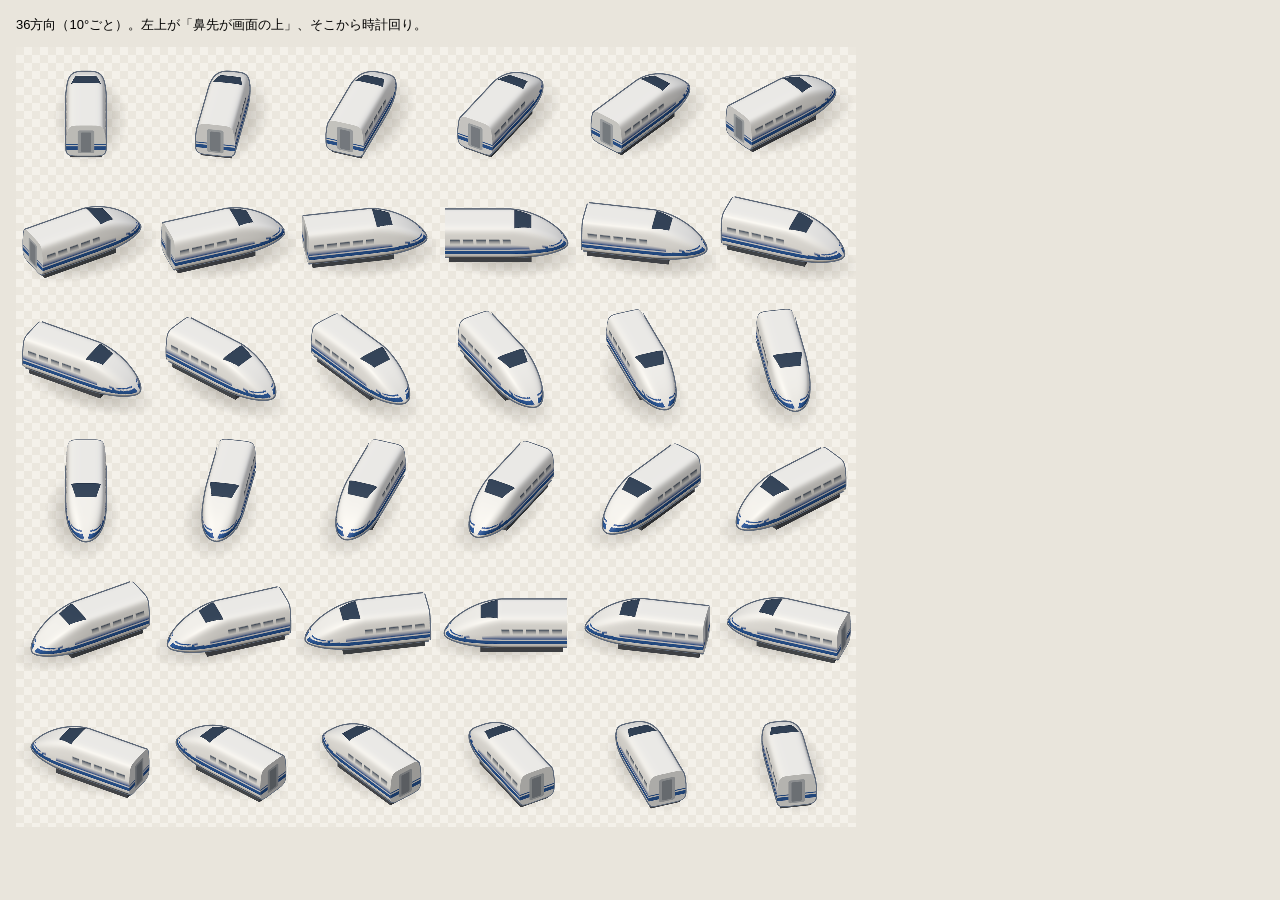
<file: tools/train-sprite.html>
<!doctype html>
<html lang="ja">
<head>
<meta charset="utf-8">
<meta name="robots" content="noindex, nofollow">
<title>列車の印の書き出し</title>
<!-- いまどのへん？の列車の印（assets/train-sprite.webp・assets/train-787.webp）を作るための道具。しおりの画面では使わない。
     tools/make-train-sprite.js が Playwright で開き、36方向の絵を1枚の webp にまとめて保存する。
     ブラウザで直接開くと、書き出した絵の見本を表示する（http://localhost:8080/tools/train-sprite.html など）。
     ?car=787 で、リレーかもめの787系（濃いグレー＝黒い車体。2004年のリニューアルからの「ゴシックグレー」）。ロゴ・文字・キャラクターは描かない -->
<style>
  body { margin: 16px; background: #e9e5dc; font: 13px sans-serif; }
  canvas { background: repeating-conic-gradient(#f4f1ea 0 25%, #ebe7de 0 50%) 0 0 / 16px 16px; }
</style>
<script type="importmap">{ "imports": { "three": "../assets/vendor/three/three.module.min.js" } }</script>
</head>
<body>
<p>36方向（10°ごと）。左上が「鼻先が画面の上」、そこから時計回り。</p>
<canvas id="sheet"></canvas>
<script type="module">
import * as THREE from 'three';

/* ---- 書き出しの寸法（表示は 56×52 CSS px。1コマ 140×130 px＝2.5倍） ---- */
const FW = 140, FH = 130, COLS = 6, N = 36, SS = 4;          // SS：4倍で描いてから縮める（線をなめらかに）
const ELEV = 38 * Math.PI / 180;                              // 斜め上から見下ろす角度
/* 正射影の見える範囲（模型の単位）。地面の中心（車両の真ん中の真下）が、コマの上から 58% の所に来る */
const VW = 3.2, VTOP = 1.72, VBOT = -1.25;

/* ---- 車種：n700s（のぞみ。白に青い線）／787（リレーかもめ。濃いグレーの車体に黒い窓） ---- */
const CAR = new URLSearchParams(location.search).get('car') === '787' ? '787' : 'n700s';
const K787 = CAR === '787';
/* ---- 車両の形：+X が鼻先。N700S風は長い丸い先頭、787系は短く角ばった先頭（傾いた大きな前面ガラスの下に、ほぼ垂直の前面） ---- */
const L = 2.8, W = 0.9, H = 1.0, NOSE = K787 ? 0.62 : 1.3, X0 = -L / 2;
const clamp = (v, a, b) => Math.max(a, Math.min(b, v));
function profile(s) {
  /* s：最後尾 0 → 鼻先 L。断面の上端・下端・半幅・角の丸さ */
  const t = clamp((s - (L - NOSE)) / NOSE, 0, 1);
  if (K787) {
    /* 屋根から前面ガラスが斜めに下り（t 0〜0.72）、その下はほぼ垂直に落ちる。幅は先端の近くまで保つ（箱形の車体） */
    const top = t < 0.72 ? H - (H - 0.52) * Math.pow(t / 0.72, 1.25) : 0.52 - 0.3 * Math.pow((t - 0.72) / 0.28, 0.55);
    const bot = 0.12 + 0.06 * Math.pow(t, 4);
    const half = (W / 2) * Math.pow(1 - Math.pow(t, 6), 0.5);
    const n = 8 - 2 * t;
    return { t, top: Math.max(top, bot + 0.02), bot, half: Math.max(half, 0.004), n };
  }
  const top = 0.26 + (H - 0.26) * Math.pow(1 - Math.pow(t, 1.7), 0.75);
  const bot = 0.13 + 0.12 * Math.pow(t, 3);
  const half = (W / 2) * Math.pow(1 - Math.pow(t, 2.6), 0.5);
  const n = 6 - 3 * t;
  return { t, top: Math.max(top, bot + 0.02), bot, half: Math.max(half, 0.004), n };
}
const RING = 256, SEG = 200;   // 断面の点は角に集まりやすいので、多めにとる（青い線が消えないように）
function buildBody() {
  const pos = [], col = [], idx = [];
  const c = new THREE.Color();
  const WHITE = new THREE.Color('#f6f7f8'), BLUE = new THREE.Color('#2b5ea7'), GLASS = new THREE.Color('#34465e'), WIN = new THREE.Color('#56657a'), SKIRT = new THREE.Color('#dfe3e8');
  /* 787系：濃いグレーの車体（屋根は少し明るく、光を受けて形が分かるように）、黒い窓と前面ガラス、前照灯 */
  const D_BODY = new THREE.Color('#3a3e45'), D_ROOF = new THREE.Color('#4a4f57'), D_SKIRT = new THREE.Color('#2a2d32'), D_WIN = new THREE.Color('#121418'), D_GLASS = new THREE.Color('#0e1013'), D_LAMP = new THREE.Color('#fbf3d6');
  const sgnPow = (v, e) => Math.sign(v) * Math.pow(Math.abs(v), e);
  for (let i = 0; i <= SEG; i++) {
    const s = (i / SEG) * L, p = profile(s), yc = (p.top + p.bot) / 2, hy = (p.top - p.bot) / 2;
    for (let j = 0; j < RING; j++) {
      const th = (j / RING) * Math.PI * 2;
      const sy = sgnPow(Math.sin(th), 2 / p.n), sz = sgnPow(Math.cos(th), 2 / p.n);
      const y = yc + hy * sy;
      const taper = 1 - 0.1 * Math.max(0, sy);              // 屋根に向かって少しすぼめる
      const z = p.half * sz * taper;
      pos.push(X0 + s, y, z);
      /* 色：白い車体、窓の帯、青い線、前の窓 */
      const hRel = y / H;
      const side = Math.abs(sz) > 0.55;
      if (K787) {
        c.copy(D_BODY);
        if (sy > 0.9 && p.t < 0.05) c.copy(D_ROOF);
        if (hRel < 0.2) c.copy(D_SKIRT);
        /* 側面の窓：黒い帯の中に窓（787系は窓まわりが黒い） */
        if (p.t === 0 && side && hRel > 0.5 && hRel < 0.76 && s > 0.1) c.copy(D_WIN);
        /* 前面ガラス：斜めの面の上のほう、左右いっぱい */
        if (sy > 0.2 && p.t > 0.12 && p.t < 0.7 && Math.abs(sz) < 0.93) c.copy(D_GLASS);
        /* 前照灯：先端の下のほう、左右に1つずつ */
        if (p.t > 0.86 && hRel > 0.2 && hRel < 0.33 && Math.abs(sz) > 0.42 && Math.abs(sz) < 0.86) c.copy(D_LAMP);
      } else {
        c.copy(WHITE);
        if (hRel < 0.2) c.copy(SKIRT);
        if (hRel > 0.3 && hRel < 0.4 && Math.abs(sy) < 0.97) c.copy(BLUE);
        if (hRel > 0.435 && hRel < 0.465 && Math.abs(sy) < 0.97) c.copy(BLUE);
        if (p.t === 0 && side && hRel > 0.58 && hRel < 0.72 && s > 0.12) {
          const k = ((s - 0.12) % 0.3) / 0.3;
          if (k < 0.76) c.copy(WIN);
        }
        if (sy > 0.42 && p.t > 0.07 && p.t < 0.37 && Math.abs(sz) < 0.84 - (p.t - 0.07) * 0.8) c.copy(GLASS);
      }
      col.push(c.r, c.g, c.b);
    }
  }
  for (let i = 0; i < SEG; i++) for (let j = 0; j < RING; j++) {
    const a = i * RING + j, b = i * RING + (j + 1) % RING, c2 = (i + 1) * RING + j, d = (i + 1) * RING + (j + 1) % RING;
    idx.push(a, c2, b, b, c2, d);
  }
  /* 最後尾のふた（となりの車両とつながる面。平らに見えるよう、側面とは別の点で作る） */
  const base = pos.length / 3, p0 = profile(0);
  const capC = K787 ? [0.2, 0.21, 0.23] : [0.86, 0.88, 0.9];
  for (let j = 0; j < RING; j++) { pos.push(pos[j * 3] + 0.001, pos[j * 3 + 1], pos[j * 3 + 2] * 0.999); col.push(...capC); }
  const cen = pos.length / 3;
  pos.push(X0, (p0.top + p0.bot) / 2, 0); col.push(...capC);
  for (let j = 0; j < RING; j++) idx.push(cen, base + j, base + (j + 1) % RING);
  const g = new THREE.BufferGeometry();
  g.setAttribute('position', new THREE.Float32BufferAttribute(pos, 3));
  g.setAttribute('color', new THREE.Float32BufferAttribute(col, 3));
  g.setIndex(idx); g.computeVertexNormals();
  const nr = g.attributes.normal; for (let j = 0; j <= RING; j++) nr.setXYZ(base + j, -1, 0, 0);
  return g;
}

function model() {
  const grp = new THREE.Group();
  const geo = buildBody();
  const body = new THREE.Mesh(geo, new THREE.MeshStandardMaterial({ vertexColors: true, roughness: K787 ? 0.38 : 0.5, metalness: K787 ? 0.25 : 0 }));   // 787系は金属らしい少しのつや
  grp.add(body);
  /* やわらかい輪郭線：法線の向きに少しふくらませた裏面を塗る（N700S風は薄い藍鼠。787系は濃い車体が航空写真の上でも分かるよう、明るい灰色） */
  const hull = geo.clone(); const P = hull.attributes.position, Nn = hull.attributes.normal;
  const OL = K787 ? 0.034 : 0.028;
  for (let i = 0; i < P.count; i++) P.setXYZ(i, P.getX(i) + Nn.getX(i) * OL, P.getY(i) + Nn.getY(i) * OL, P.getZ(i) + Nn.getZ(i) * OL);
  grp.add(new THREE.Mesh(hull, new THREE.MeshBasicMaterial({ color: K787 ? '#d9dde2' : '#5d6878', side: THREE.BackSide })));
  /* 最後尾の面：青い線と、となりの車両へつながる幌（進行方向が上のとき、いちばんよく見える面） */
  const p0 = profile(0), yc0 = (p0.top + p0.bot) / 2, hy0 = (p0.top - p0.bot) / 2, shp = new THREE.Shape();
  for (let j = 0; j <= 128; j++) {
    const th = (j / 128) * Math.PI * 2, sy = Math.sign(Math.sin(th)) * Math.abs(Math.sin(th)) ** (2 / p0.n), sz = Math.sign(Math.cos(th)) * Math.abs(Math.cos(th)) ** (2 / p0.n);
    const y = yc0 + hy0 * sy, z = p0.half * sz * (1 - 0.1 * Math.max(0, sy));
    j ? shp.lineTo(z, y) : shp.moveTo(z, y);
  }
  const tc = document.createElement('canvas'); tc.width = tc.height = 256;
  const tx = tc.getContext('2d'), V = y => 256 * (1 - (y - p0.bot) / (p0.top - p0.bot)), U = z => 256 * (z / W + 0.5);
  if (K787) {
    tx.fillStyle = '#34373d'; tx.fillRect(0, 0, 256, 256);
    tx.fillStyle = '#1c1e22'; tx.beginPath(); tx.roundRect(U(-0.19), V(0.86 * H), U(0.19) - U(-0.19), V(0.2 * H) - V(0.86 * H), 14); tx.fill();
    tx.fillStyle = '#0f1013'; tx.beginPath(); tx.roundRect(U(-0.12), V(0.8 * H), U(0.12) - U(-0.12), V(0.24 * H) - V(0.8 * H), 8); tx.fill();
  } else {
    tx.fillStyle = '#e9ecef'; tx.fillRect(0, 0, 256, 256);
    tx.fillStyle = '#2b5ea7'; tx.fillRect(0, V(0.4 * H), 256, V(0.3 * H) - V(0.4 * H)); tx.fillRect(0, V(0.465 * H), 256, V(0.435 * H) - V(0.465 * H));
    tx.fillStyle = '#b4bbc4'; tx.beginPath(); tx.roundRect(U(-0.19), V(0.86 * H), U(0.19) - U(-0.19), V(0.2 * H) - V(0.86 * H), 14); tx.fill();
    tx.fillStyle = '#8b939e'; tx.beginPath(); tx.roundRect(U(-0.12), V(0.8 * H), U(0.12) - U(-0.12), V(0.24 * H) - V(0.8 * H), 8); tx.fill();
  }
  const cg = new THREE.ShapeGeometry(shp, 64), uv = cg.attributes.uv, cp = cg.attributes.position;
  for (let i = 0; i < uv.count; i++) uv.setXY(i, cp.getX(i) / W + 0.5, (cp.getY(i) - p0.bot) / (p0.top - p0.bot));
  const ctex = new THREE.CanvasTexture(tc); ctex.colorSpace = THREE.SRGBColorSpace;
  const cap = new THREE.Mesh(cg, new THREE.MeshStandardMaterial({ map: ctex, roughness: 0.6 }));
  cap.rotation.y = -Math.PI / 2; cap.position.x = X0 - 0.003; grp.add(cap);
  /* 床下（台車のあたり）：濃い灰色 */
  const under = new THREE.Mesh(new THREE.BoxGeometry(L - NOSE * 0.55 - 0.2, 0.13, W * 0.8), new THREE.MeshStandardMaterial({ color: '#4a4f57', roughness: 0.9 }));
  under.position.set(X0 + 0.1 + (L - NOSE * 0.55 - 0.2) / 2, 0.065, 0); grp.add(under);
  /* 地面のやわらかい影（車両といっしょに回る） */
  const cv = document.createElement('canvas'); cv.width = cv.height = 128;
  const cx = cv.getContext('2d'), gr = cx.createRadialGradient(64, 64, 4, 64, 64, 64);
  gr.addColorStop(0, 'rgba(40,36,30,.42)'); gr.addColorStop(0.55, 'rgba(40,36,30,.22)'); gr.addColorStop(1, 'rgba(40,36,30,0)');
  cx.fillStyle = gr; cx.fillRect(0, 0, 128, 128);
  const sh = new THREE.Mesh(new THREE.PlaneGeometry(L * 1.22, W * 1.9), new THREE.MeshBasicMaterial({ map: new THREE.CanvasTexture(cv), transparent: true, depthWrite: false }));
  sh.rotation.x = -Math.PI / 2; sh.position.set(0.12, 0.001, 0.1); sh.renderOrder = -1; grp.add(sh);
  return grp;
}

const scene = new THREE.Scene();
scene.add(new THREE.HemisphereLight('#ffffff', '#b9ae9c', 1.25));
const sun = new THREE.DirectionalLight('#fffaf0', 1.9); sun.position.set(-3, 6, 4); scene.add(sun);   // 画面の左上・手前から
const fill = new THREE.DirectionalLight('#dfe8ff', 0.35); fill.position.set(4, 2, -3); scene.add(fill);
const cam = new THREE.OrthographicCamera(-VW / 2, VW / 2, VTOP, VBOT, 0.1, 50);
cam.position.set(0, Math.sin(ELEV) * 12, Math.cos(ELEV) * 12); cam.lookAt(0, 0, 0);
const car = model(); scene.add(car);

const r = new THREE.WebGLRenderer({ antialias: true, alpha: true, preserveDrawingBuffer: true });
r.setPixelRatio(1); r.setSize(FW * SS, FH * SS); r.setClearColor(0x000000, 0);
r.outputColorSpace = THREE.SRGBColorSpace;

const sheet = document.getElementById('sheet');
sheet.width = FW * COLS; sheet.height = FH * Math.ceil(N / COLS);
const g2 = sheet.getContext('2d'); g2.imageSmoothingQuality = 'high';
for (let k = 0; k < N; k++) {
  /* コマ k：鼻先が画面の上から時計回りに k×10°（地面の上の向き）。+X を (sin a, 0, −cos a) へ回す */
  const a = k * 10 * Math.PI / 180;
  car.rotation.y = Math.PI / 2 - a;
  r.render(scene, cam);
  g2.drawImage(r.domElement, (k % COLS) * FW, Math.floor(k / COLS) * FH, FW, FH);
}
/* 地面の中心がコマの上から何 px か（表示の位置合わせに使う） */
window.SPRITE = { fw: FW, fh: FH, cols: COLS, n: N, elev: 38, originY: FH * VTOP / (VTOP - VBOT), data: sheet.toDataURL('image/webp', 0.82) };
document.title = 'done';
/* ?big=9 のように付けると、そのコマを大きく表示する（形の確認用） */
const big = new URLSearchParams(location.search).get('big');
if (big !== null) { car.rotation.y = Math.PI / 2 - (+big) * 10 * Math.PI / 180; r.render(scene, cam); r.domElement.style.width = FW * 4 + 'px'; document.body.appendChild(r.domElement); }
</script>
</body>
</html>
</file>
<file: assets/style.css>
/* =========================================================
   しおり ─ 奈良・大阪 2026
   紙：生成りの白／墨：本文／朱：表紙の赤（アクセントは朱だけ）
   見せ場：発車標（カウントダウン）・指定席券・駅名標
   ========================================================= */
:root {
  --paper: #fdfcf9;
  --paper-2: #f4f2ec;
  --paper-3: #ebe7de;
  --sumi: #2b2926;
  --sumi-2: #67625b;
  --sumi-3: #a39d94;
  --rule: #e4dfd5;
  --shu: #d6504c;
  --shu-ink: #b8403d;
  --shu-tint: #fbe9e6;
  --ai: #2d4f6e;
  --ai-tint: #e7eef4;
  --moegi: #5d8a4b;
  --moegi-tint: #ebf2e5;
  --yamabuki: #c98d1e;
  --yamabuki-tint: #faf0da;
  --ticket: #dfece0;
  --ticket-line: #a9c8ae;
  --ticket-ink: #23463a;
  --board: #1c1b1a;
  --led: #ff9d2e;
  --led-g: #8dff9a;
  --day1: #3b7c80;
  --day2: #b8693a;
  --day3: #6e5c9a;
  --day4: #4f8659;
  --jrk: #d7282f;
  --jrw: #0072bc;
  --midosuji: #e5171f;
  --tanimachi: #522886;
  --sennichimae: #e44d93;
  --loop: #e8612c;
  --kyoto: #0072bc;
  --card: #ffffff;
  --shade: 0 1px 0 rgba(43, 41, 38, .04), 0 8px 24px -12px rgba(43, 41, 38, .18);
  --f-min: "Shippori Mincho B1", "Hiragino Mincho ProN", "Yu Mincho", serif;
  --f-got: "Zen Kaku Gothic New", "Hiragino Sans", "Noto Sans JP", sans-serif;
  --f-hand: "Klee One", "Zen Kaku Gothic New", cursive;
  --f-lat: "Cormorant Garamond", "Shippori Mincho B1", serif;
  --f-led: "DotGothic16", ui-monospace, monospace;
  --nav-h: 60px;
  --fs: 1;
  color-scheme: light;
}
/* 文字を大きく（その他 → 設定）。文字の大きさは、すべて --fs を掛けて決めている */
:root[data-fs="l"] { --fs: 1.15; }
@media (prefers-color-scheme: dark) {
  :root:not([data-theme="light"]) {
    --paper: #1b1a18; --paper-2: #24221f; --paper-3: #2f2c28; --sumi: #ece7de; --sumi-2: #b4ada2; --sumi-3: #7d776e; --rule: #38352f;
    --shu-tint: #3a2524; --ai-tint: #1e2a35; --moegi-tint: #222c1d; --yamabuki-tint: #342a17; --ai: #8fb3d4; --shu-ink: #ef8a86;
    --ticket: #22302a; --ticket-line: #3f5a4b; --ticket-ink: #cfe6d6; --card: #232120; color-scheme: dark;
  }
}
:root[data-theme="dark"] {
  --paper: #1b1a18; --paper-2: #24221f; --paper-3: #2f2c28; --sumi: #ece7de; --sumi-2: #b4ada2; --sumi-3: #7d776e; --rule: #38352f;
  --shu-tint: #3a2524; --ai-tint: #1e2a35; --moegi-tint: #222c1d; --yamabuki-tint: #342a17; --ai: #8fb3d4; --shu-ink: #ef8a86;
  --ticket: #22302a; --ticket-line: #3f5a4b; --ticket-ink: #cfe6d6; --card: #232120; color-scheme: dark;
}

/* ---------- base ---------- */
*, *::before, *::after { box-sizing: border-box; }
html { -webkit-text-size-adjust: 100%; }
body {
  margin: 0; background: var(--paper); color: var(--sumi);
  font-family: var(--f-got); font-size: calc(15.5px * var(--fs)); line-height: 1.8; letter-spacing: .03em;
  padding-bottom: calc(var(--nav-h) + env(safe-area-inset-bottom) + 24px);
  -webkit-tap-highlight-color: transparent;
}
a { color: inherit; }
button { font: inherit; color: inherit; background: none; border: 0; padding: 0; cursor: pointer; }
:focus-visible { outline: 2px solid var(--shu); outline-offset: 2px; border-radius: 4px; }
h1, h2, h3, h4 { margin: 0; font-weight: 700; text-wrap: balance; }
p { margin: 0; }
ul, ol { margin: 0; padding: 0; list-style: none; }
dl, dd { margin: 0; }
.num { font-variant-numeric: tabular-nums; }
.wrap { max-width: 540px; margin: 0 auto; padding-inline: 20px; }
.muted { color: var(--sumi-2); }
.small { font-size: calc(13px * var(--fs)); line-height: 1.7; }
.hand { font-family: var(--f-hand); font-weight: 600; }
.lat { font-family: var(--f-lat); font-style: italic; font-weight: 500; letter-spacing: .02em; }
.stack { display: grid; gap: 12px; }
.ic { width: 18px; height: 18px; flex: none; }

/* ---------- top bar ---------- */
.topbar { display: flex; align-items: center; justify-content: space-between; gap: 12px; padding-block: calc(12px + env(safe-area-inset-top)) 6px; }
.mark { display: inline-flex; align-items: center; gap: 8px; text-decoration: none; font-family: var(--f-min); font-weight: 700; font-size: calc(15px * var(--fs)); letter-spacing: .1em; }
.mark i { width: 26px; height: 26px; background: var(--shu); color: #fff; display: grid; place-items: center; font-style: normal; font-size: calc(14px * var(--fs)); border-radius: 3px; letter-spacing: 0; }
.top-actions { display: flex; gap: 6px; }
.tback { display: inline-flex; align-items: center; height: 34px; margin-right: auto; padding: 0 12px 0 8px; border: 1px solid var(--rule); border-radius: 999px; background: var(--paper); font-size: calc(12.5px * var(--fs)); font-weight: 700; color: var(--shu-ink); white-space: nowrap; }
.topbar:has(.tback) { justify-content: flex-start; }
.topbar:has(.tback) .top-actions { margin-left: auto; }
.topbar .tback + .mark { display: none; }
.tbtn { display: inline-flex; align-items: center; gap: 6px; height: 34px; padding: 0 12px; border: 1px solid var(--rule); border-radius: 999px; font-size: calc(12.5px * var(--fs)); font-weight: 500; background: var(--paper); white-space: nowrap; }
.tbtn .ic { width: 15px; height: 15px; }

/* ---------- 表紙 ---------- */
.cover {
  position: relative; color: #fff; overflow: hidden;
  background-color: var(--shu);
  background-image: url("data:image/svg+xml,%3Csvg xmlns='http://www.w3.org/2000/svg' width='30' height='30'%3E%3Cg fill='%23a8383a' fill-opacity='.42'%3E%3Crect x='3' y='3' width='2.6' height='9' rx='.6'/%3E%3Crect x='7.4' y='3' width='2.6' height='9' rx='.6'/%3E%3Crect x='17' y='4' width='9' height='2.6' rx='.6'/%3E%3Crect x='17' y='8.4' width='9' height='2.6' rx='.6'/%3E%3Crect x='2' y='19' width='9' height='2.6' rx='.6'/%3E%3Crect x='2' y='23.4' width='9' height='2.6' rx='.6'/%3E%3Crect x='18' y='18' width='2.6' height='9' rx='.6'/%3E%3Crect x='22.4' y='18' width='2.6' height='9' rx='.6'/%3E%3C/g%3E%3C/svg%3E");
  padding-top: env(safe-area-inset-top);
}
.cover-in { position: relative; max-width: 540px; margin: 0 auto; padding: 22px 24px 58px; min-height: 400px; display: grid; grid-template-columns: 1fr auto; grid-template-rows: auto 1fr auto; }
.cover-frame { position: absolute; inset: 12px 12px 44px; border: 1px solid rgba(255, 255, 255, .6); pointer-events: none; }
.cover-top { grid-column: 1 / -1; display: flex; justify-content: space-between; align-items: center; gap: 8px; }
.cover-top .lat { font-size: calc(19px * var(--fs)); }
/* お知らせのベル（表紙の右上。目立ちすぎないように、家族の札と同じ白い丸） */
.cover-acts { display: inline-flex; align-items: center; gap: 8px; }
.bell { position: relative; flex: none; display: grid; place-items: center; width: 34px; height: 34px; margin: -2px 0; border-radius: 50%; background: rgba(255, 255, 255, .95); color: var(--shu-ink); }
.bell::before { content: ""; position: absolute; inset: -5px; }
.bell svg { width: 19px; height: 19px; fill: none; stroke: currentColor; stroke-width: 1.7; stroke-linejoin: round; stroke-linecap: round; }
.bell-n { position: absolute; top: -5px; right: -6px; min-width: 18px; height: 18px; padding: 0 4px; border-radius: 9px; background: var(--sumi); color: #fff; font-size: 11px; font-weight: 700; line-height: 18px; text-align: center; box-shadow: 0 0 0 1.5px rgba(255, 255, 255, .95); }
.nw-list { list-style: none; border-top: 1px solid var(--rule); }
.nw-row { display: grid; grid-template-columns: auto 1fr auto auto; align-items: center; gap: 10px; width: 100%; min-height: 52px; padding: 10px 8px; text-align: left; border-bottom: 1px solid var(--rule); }
.nw-row.unread { background: var(--shu-tint); }
.nw-row .go { color: var(--sumi-3); font-size: calc(18px * var(--fs)); }
.nw-d { font-size: calc(13px * var(--fs)); color: var(--sumi-2); min-width: 3em; }
.nw-t { font-size: calc(15px * var(--fs)); font-weight: 700; line-height: 1.5; }
.nw-new { font-size: calc(11px * var(--fs)); font-weight: 700; color: var(--shu-ink); border: 1px solid var(--shu); border-radius: 4px; padding: 0 6px; background: var(--paper); }
.nw-empty { padding: 24px 4px; text-align: center; font-size: calc(15px * var(--fs)); line-height: 1.8; }
.nw-back { min-height: 44px; padding: 0 4px; font-size: calc(14px * var(--fs)); color: var(--sumi-2); }
.nw-date { margin-top: 6px; font-size: calc(13px * var(--fs)); color: var(--sumi-2); letter-spacing: .08em; }
.nw-h { font-family: var(--f-min); font-weight: 800; font-size: calc(19px * var(--fs)); line-height: 1.5; margin-top: 2px; }
.nw-text { margin-top: 10px; font-size: calc(15px * var(--fs)); line-height: 1.85; }
/* 移動先を短く光らせる（2回だけ。点滅し続けない） */
.nw-flash { outline: 3px solid var(--shu); outline-offset: 4px; border-radius: 10px; }
@media (prefers-reduced-motion: no-preference) {
  .nw-flash { animation: nwflash 1.1s ease-in-out 2; }
  @keyframes nwflash { 0%, 100% { outline-color: rgba(214, 80, 76, 0); box-shadow: 0 0 0 0 rgba(214, 80, 76, 0); } 45% { outline-color: var(--shu); box-shadow: 0 0 0 10px rgba(214, 80, 76, .18); } }
}
.cover .chip { display: inline-flex; align-items: center; gap: 6px; height: 30px; padding: 0 12px; border-radius: 999px; background: rgba(255, 255, 255, .95); color: var(--shu-ink); font-size: calc(12.5px * var(--fs)); font-weight: 700; }
.cover-title { grid-column: 2; grid-row: 2; writing-mode: vertical-rl; font-family: var(--f-min); font-weight: 800; font-size: calc(70px * var(--fs)); letter-spacing: .3em; line-height: 1; padding: 22px 6px 0 0; align-self: start; }
.cover-sub { grid-column: 1; grid-row: 2; align-self: end; padding-bottom: 13px; }   /* 下の横線の上を新幹線が走るので、文字と重ならないよう少し空ける */
.cover-sub .place { font-family: var(--f-min); font-size: calc(24px * var(--fs)); font-weight: 700; letter-spacing: .14em; line-height: 1.4; }
.cover-sub .kind { font-family: var(--f-hand); font-size: calc(14px * var(--fs)); opacity: .92; }
.cover-bottom { grid-column: 1 / -1; grid-row: 3; display: flex; justify-content: space-between; align-items: flex-end; padding-top: 12px; border-top: 1px solid rgba(255, 255, 255, .6); }
.cover-bottom .dates { font-family: var(--f-lat); font-size: calc(26px * var(--fs)); line-height: 1.1; letter-spacing: .03em; font-weight: 500; }
.cover-bottom .dates small { display: block; font-family: var(--f-got); font-style: normal; font-size: calc(11.5px * var(--fs)); letter-spacing: .12em; opacity: .9; margin-bottom: 4px; }
.cover-art { width: 96px; height: auto; margin: -20px -6px -6px 0; position: relative; z-index: 2; }
/* 表紙の横線の上：大阪の影絵と、ときどき横切る新幹線（押しても下の表紙に届くよう、触れない） */
.cover-bottom { position: relative; }
.cover-rail { position: absolute; left: -24px; right: -24px; bottom: 100%; height: 56px; overflow: hidden; pointer-events: none; z-index: 1; }
/* 新幹線は名所の後ろを通る（名所を後に置き、上に重ねる） */
.cover-osaka { position: absolute; right: 112px; bottom: 0; width: 100px; height: auto; z-index: 1; }
.cover-train { position: absolute; left: 0; bottom: 1px; width: 250px; height: auto; transform: translateX(-100%); z-index: 0; }
/* 2台は同じ線路（同じ高さ・同じ大きさ）。追い抜きで重なるときは、のぞみ風が手前、かもめ風が後ろ */
.cover-train.km { z-index: 0; }
.cover-train.nz { z-index: 1; }
:root[data-fs="l"] .cover-osaka { width: 88px; right: 116px; }
@media (prefers-reduced-motion: no-preference) {
  /* 長さ・速さ・鹿が跳ねる時刻は app.js（CoverTrain）が表紙の幅から決める。どちらも左から右へ */
  .cover-train.run { animation: cv-run var(--dur, 4.7s) cubic-bezier(.45, .05, .55, .95) 1 both; }
  .cover.hop .cover-art { animation: cv-hop .7s ease-out var(--hop, 2.6s) 1; transform-origin: 50% 100%; }
  @keyframes cv-run { from { transform: translateX(-100%); } to { transform: translateX(var(--rw, 440px)); } }
  @keyframes cv-hop { 0%, 100% { transform: none; } 30% { transform: translateY(-9px) rotate(-3deg); } 55% { transform: translateY(0) scaleY(.96); } 75% { transform: translateY(-3px); } }
}
@media (prefers-reduced-motion: no-preference) {
  .cover-title span { display: inline-block; animation: ink 1s cubic-bezier(.2, .7, .2, 1) both; }
  .cover-title span:nth-child(2) { animation-delay: .15s; }
  .cover-title span:nth-child(3) { animation-delay: .3s; }
  @keyframes ink { from { opacity: 0; transform: translateY(-12px); filter: blur(4px); } }
}

/* ---------- 見出し ---------- */
.phead { padding-block: 10px 22px; }
.eyebrow { font-family: var(--f-lat); font-style: italic; font-weight: 500; font-size: calc(17px * var(--fs)); color: var(--sumi-3); line-height: 1.2; }
.phead h1 { font-family: var(--f-min); font-size: calc(30px * var(--fs)); line-height: 1.35; letter-spacing: .06em; margin-top: 2px; }
.phead .lead { color: var(--sumi-2); font-size: calc(14px * var(--fs)); margin-top: 8px; }
.sec { margin-top: 44px; }
.sec-h { display: flex; align-items: baseline; justify-content: space-between; gap: 12px; padding-bottom: 8px; border-bottom: 1px solid var(--sumi); margin-bottom: 14px; }
.sec-h h2 { font-family: var(--f-min); font-size: calc(20px * var(--fs)); letter-spacing: .06em; line-height: 1.4; }
.sec-h .eyebrow { font-size: calc(15px * var(--fs)); white-space: nowrap; }
.sec-lead { font-size: calc(13.5px * var(--fs)); color: var(--sumi-2); margin: -4px 0 14px; }
h3.sub { font-family: var(--f-min); font-size: calc(17px * var(--fs)); letter-spacing: .04em; margin: 24px 0 8px; }

/* ---------- ボタン・リンク ---------- */
.btns { display: flex; flex-wrap: wrap; gap: 8px; margin-top: 14px; }
.btn { display: inline-flex; align-items: center; justify-content: center; gap: 6px; min-height: 40px; padding: 6px 14px; border: 1px solid var(--sumi); border-radius: 8px; text-decoration: none; font-size: calc(13.5px * var(--fs)); font-weight: 500; background: transparent; line-height: 1.3; }
.btn.fill { background: var(--shu); border-color: var(--shu); color: #fff; }
.btn.quiet { border-color: var(--rule); }
.btn .ic { width: 16px; height: 16px; }
.more { display: inline-flex; align-items: center; gap: 4px; font-size: calc(13.5px * var(--fs)); font-weight: 700; color: var(--shu-ink); text-decoration: none; }
.more::after { content: "→"; font-family: var(--f-lat); font-size: calc(16px * var(--fs)); }
.ext::after { content: "↗"; font-size: calc(12px * var(--fs)); margin-left: 1px; }

/* ---------- 情報リスト ---------- */
.info { border-top: 1px solid var(--rule); }
.info > div { display: grid; grid-template-columns: 6.4em 1fr; gap: 12px; padding: 10px 0; border-bottom: 1px solid var(--rule); font-size: calc(14px * var(--fs)); }
.info dt { color: var(--sumi-2); font-size: calc(12.5px * var(--fs)); padding-top: 2px; }
.info a { color: var(--ai); }
.copy { font-size: calc(11px * var(--fs)); border: 1px solid var(--rule); border-radius: 6px; padding: 0 8px; color: var(--sumi-2); margin-left: 6px; vertical-align: 1px; }
.note { font-size: calc(12.5px * var(--fs)); color: var(--sumi-2); padding-left: 1.2em; text-indent: -1.2em; margin-top: 10px; }
.note::before { content: "※"; }
.warn { display: grid; grid-template-columns: auto 1fr; gap: 10px; background: var(--shu-tint); padding: 12px 14px; border-radius: 10px; font-size: calc(13.5px * var(--fs)); margin-top: 14px; }
.warn::before { content: "注意"; font-size: calc(10.5px * var(--fs)); font-weight: 700; color: #fff; background: var(--shu); border-radius: 4px; padding: 1px 6px; height: fit-content; margin-top: 3px; letter-spacing: .1em; }
.memo { font-family: var(--f-hand); font-weight: 600; font-size: calc(15px * var(--fs)); color: var(--sumi-2); line-height: 1.8; }

/* ---------- 発車標（カウントダウン） ---------- */
.board { background: var(--board); color: #eee; border-radius: 10px; padding: 10px 14px; margin-top: -40px; position: relative; box-shadow: 0 18px 30px -18px rgba(0, 0, 0, .55); border: 3px solid #3b3935; }
.board::before, .board::after { content: ""; position: absolute; top: -17px; width: 3px; height: 14px; background: #3b3935; }
.board::before { left: 22%; } .board::after { right: 22%; }
.board-head { display: grid; grid-template-columns: 5.2em 1fr auto; gap: 8px; font-size: calc(10px * var(--fs)); color: #9c968c; letter-spacing: .12em; padding-bottom: 4px; border-bottom: 1px solid #34322f; }
.board-row { display: grid; grid-template-columns: 5.2em 1fr auto; gap: 8px; align-items: baseline; font-family: var(--f-led); font-size: calc(18px * var(--fs)); line-height: 1.5; padding: 5px 0; border-bottom: 1px solid #2a2927; }
.board-row .k { color: var(--led-g); font-size: calc(15px * var(--fs)); }
.board-row .n { color: var(--led); white-space: nowrap; overflow: hidden; text-overflow: ellipsis; }
.board-row .t { color: var(--led); }
.board-row.sub .n, .board-row.sub .t { color: #f3ead0; }
.board-count { display: flex; align-items: baseline; justify-content: center; gap: 6px; font-family: var(--f-led); color: var(--led); padding: 12px 0 4px; }
.board-count .pre { font-size: calc(14px * var(--fs)); color: #f3ead0; margin-right: 6px; }
.board-count .big { font-size: calc(60px * var(--fs)); line-height: 1; text-shadow: 0 0 14px rgba(255, 157, 46, .35); }
.board-count .u { font-size: calc(18px * var(--fs)); }
.board-count .hm { font-size: calc(17px * var(--fs)); color: var(--led-g); margin-left: 8px; }
.ticker { overflow: hidden; white-space: nowrap; font-family: var(--f-led); color: var(--led-g); font-size: calc(14px * var(--fs)); padding-top: 6px; -webkit-mask-image: linear-gradient(90deg, transparent, #000 8%, #000 92%, transparent); mask-image: linear-gradient(90deg, transparent, #000 8%, #000 92%, transparent); }
.ticker span { display: inline-block; padding-left: 100%; animation: tick 26s linear infinite; }
@keyframes tick { to { transform: translateX(-100%); } }
@media (prefers-reduced-motion: reduce) { .ticker span { animation: none; padding-left: 0; } }

/* ---------- ホーム ---------- */
.shortcuts { display: grid; grid-template-columns: repeat(4, 1fr); border-top: 1px solid var(--rule); border-bottom: 1px solid var(--rule); margin-top: 26px; }
.shortcuts > * { display: flex; flex-direction: column; align-items: center; gap: 6px; padding: 14px 2px 12px; text-decoration: none; font-size: calc(12px * var(--fs)); font-weight: 500; line-height: 1.35; text-align: center; }
.shortcuts > * + * { border-left: 1px solid var(--rule); }
.shortcuts .ic { width: 24px; height: 24px; color: var(--shu); }
.dayrow { display: grid; grid-template-columns: 58px 1fr auto; gap: 14px; align-items: center; padding: 14px 0; border-bottom: 1px solid var(--rule); text-decoration: none; }
.dayrow:first-child { border-top: 1px solid var(--rule); }
.dstamp { width: 58px; height: 58px; border-radius: 50%; border: 1.5px solid var(--c); color: var(--c); display: grid; place-items: center; line-height: 1; position: relative; }
.dstamp b { font-family: var(--f-lat); font-size: calc(26px * var(--fs)); font-weight: 600; }
.dstamp small { position: absolute; top: 9px; font-size: calc(8.5px * var(--fs)); letter-spacing: .12em; }
.dstamp em { position: absolute; bottom: 8px; font-size: calc(9.5px * var(--fs)); font-style: normal; }
.dayrow .dt { font-size: calc(11.5px * var(--fs)); color: var(--sumi-2); letter-spacing: .06em; }
.dayrow .tt { font-family: var(--f-min); font-weight: 700; font-size: calc(16.5px * var(--fs)); line-height: 1.5; }
.dayrow .go { color: var(--sumi-3); font-family: var(--f-lat); font-size: calc(22px * var(--fs)); }
.dayrow.today .dstamp { background: var(--c); color: #fff; }
.now-row { display: grid; grid-template-columns: 3.2em 1fr; gap: 12px; padding: 12px 0; border-bottom: 1px solid var(--rule); }
.now-row:first-child { border-top: 1px solid var(--rule); }
.now-row .lb { font-size: calc(12px * var(--fs)); font-weight: 700; color: var(--shu); padding-top: 4px; }
.now-row.next .lb { color: var(--ai); }
.now-row .nm { font-family: var(--f-min); font-weight: 700; font-size: calc(18px * var(--fs)); line-height: 1.45; }
.now-row .tm { font-size: calc(12.5px * var(--fs)); color: var(--sumi-2); }

/* 天気（新聞の天気欄風） */
.weather { display: grid; grid-template-columns: repeat(4, 1fr); text-align: center; border-top: 1px solid var(--rule); border-bottom: 1px solid var(--rule); }
.weather > div { padding: 12px 2px; }
.weather > div + div { border-left: 1px solid var(--rule); }
.wd { font-size: calc(11.5px * var(--fs)); color: var(--sumi-2); }
.wk { margin: 4px auto 2px; display: grid; justify-items: center; gap: 3px; font-family: var(--f-min); font-weight: 800; }
.wk-i { width: 38px; height: 38px; }
.wk-k { font-size: calc(12px * var(--fs)); font-weight: 700; line-height: 1; letter-spacing: .06em; }
.wk.wait { width: 40px; height: 40px; margin: 6px auto; border-radius: 50%; place-items: center; border: 1.5px solid currentColor; }
.wx-more { margin-top: 4px; }
.wx-more summary { display: inline-flex; align-items: center; gap: 6px; min-height: 32px; cursor: pointer; list-style: none; font-size: calc(12.5px * var(--fs)); color: var(--ai); text-decoration: underline; text-underline-offset: 3px; text-decoration-thickness: 1px; }
.wx-more summary::-webkit-details-marker { display: none; }
.wx-more summary::after { content: ""; width: 6px; height: 6px; border-right: 1.5px solid currentColor; border-bottom: 1.5px solid currentColor; transform: rotate(45deg) translate(-2px, -2px); transition: transform .15s; }
.wx-more[open] summary::after { transform: rotate(-135deg) translate(-1px, -1px); }
.wx-more > div { padding-bottom: 4px; }
@media (prefers-reduced-motion: reduce) { .wx-more summary::after { transition: none; } }
.wk.sun { color: var(--shu); } .wk.cloud { color: var(--sumi-2); } .wk.rain { color: var(--ai); } .wk.wait { color: var(--sumi-3); border-style: dashed; font-size: calc(12px * var(--fs)); font-weight: 500; }
.wt { font-size: calc(13px * var(--fs)); font-weight: 700; }
.wt .hi { color: var(--shu); } .wt .lo { color: var(--ai); }
.wp { font-size: calc(11px * var(--fs)); color: var(--sumi-2); }

.room-line { display: grid; grid-template-columns: auto 1fr; gap: 12px; padding: 12px 0; border-bottom: 1px solid var(--rule); }
.room-line:first-child { border-top: 1px solid var(--rule); }
.room-no { font-family: var(--f-min); font-size: calc(22px * var(--fs)); color: var(--shu); line-height: 1.3; }
.room-name { font-family: var(--f-min); font-weight: 700; font-size: calc(16px * var(--fs)); line-height: 1.5; }

/* ---------- 旅程 ---------- */
.daytabs { position: sticky; top: 0; z-index: 20; background: var(--paper); margin-inline: -20px; padding: calc(6px + env(safe-area-inset-top)) 20px 0; display: grid; grid-template-columns: repeat(4, 1fr); border-bottom: 1px solid var(--rule); }
.daytabs a { text-decoration: none; text-align: center; padding: 4px 0 8px; font-size: calc(10.5px * var(--fs)); color: var(--sumi-3); line-height: 1.25; position: relative; }
.daytabs a b { display: block; font-family: var(--f-lat); font-size: calc(22px * var(--fs)); font-weight: 600; color: var(--sumi-2); }
.daytabs a.on, .daytabs a.on b { color: var(--c); }
.daytabs a.on::after { content: ""; position: absolute; left: 24%; right: 24%; bottom: -1px; height: 3px; background: var(--c); border-radius: 3px 3px 0 0; }
.dayhead { padding: 24px 0 18px; }
.dayhead .eyebrow { color: var(--c); }
.dayhead h1 { font-family: var(--f-min); font-size: calc(25px * var(--fs)); line-height: 1.45; letter-spacing: .05em; margin-top: 4px; }
.dayhead .route { font-size: calc(13px * var(--fs)); color: var(--sumi-2); margin-top: 8px; }

.tl { position: relative; }
.tl::before { content: ""; position: absolute; left: 70px; top: 12px; bottom: 20px; width: 2px; background: var(--c); opacity: .3; }
.row { display: grid; grid-template-columns: 50px 26px 1fr; gap: 0 10px; }
.row .time { text-align: right; font-weight: 700; font-size: calc(14.5px * var(--fs)); line-height: 1.25; padding-top: 5px; }
.row .time small { display: block; font-size: calc(10px * var(--fs)); color: var(--sumi-3); font-weight: 500; margin-bottom: 5px; }
.row .pin { position: relative; }
.row .pin::before { content: ""; position: absolute; left: 5px; top: 8px; width: 16px; height: 16px; border-radius: 50%; background: var(--paper); border: 3px solid var(--c); box-sizing: border-box; }
.row.minor .pin::before { width: 10px; height: 10px; left: 8px; top: 10px; border-width: 2px; }
.row.ramp .pin::before { border-radius: 1px; width: 8px; height: 8px; left: 9px; top: 11px; border-width: 2px; transform: rotate(45deg); }
.row .body { padding: 2px 0 20px; min-width: 0; }
.stop-name { font-family: var(--f-min); font-weight: 700; font-size: calc(18.5px * var(--fs)); line-height: 1.45; letter-spacing: .03em; }
.row.minor .stop-name { font-family: var(--f-got); font-size: calc(15px * var(--fs)); font-weight: 700; letter-spacing: .02em; }
.row.ramp .stop-name { font-size: calc(13.5px * var(--fs)); font-weight: 500; color: var(--sumi-2); }
.stop-kind { font-family: var(--f-hand); font-weight: 600; font-size: calc(12.5px * var(--fs)); color: var(--c); line-height: 1.4; }
.stop-note { font-size: calc(13px * var(--fs)); color: var(--sumi-2); margin-top: 2px; }
.stop-note.opt { color: var(--yamabuki); }
.stop-acts { display: flex; flex-wrap: wrap; align-items: center; gap: 8px 14px; margin-top: 10px; }
.stop-acts .btn { min-height: 34px; font-size: calc(12.5px * var(--fs)); padding: 4px 10px; }
.move-row .body { padding: 0 0 16px; }
.move-row .time { font-size: calc(11px * var(--fs)); color: var(--sumi-3); font-weight: 500; padding-top: 3px; }
.move-line { display: flex; align-items: center; gap: 8px; font-size: calc(13px * var(--fs)); color: var(--sumi-2); flex-wrap: wrap; line-height: 1.5; padding-top: 2px; }
.move-line .ic { width: 16px; height: 16px; color: var(--c); }
.move-row summary { list-style: none; cursor: pointer; }
.move-row summary::-webkit-details-marker { display: none; }
.tog { font-size: calc(10.5px * var(--fs)); color: var(--sumi-3); border: 1px solid var(--rule); border-radius: 4px; padding: 0 5px; line-height: 1.6; }
.move-extra { font-size: calc(12.5px * var(--fs)); color: var(--sumi-2); padding: 6px 0 0 24px; }
.move-extra .more { font-size: calc(12.5px * var(--fs)); }
.seat-inline { display: inline-flex; align-items: baseline; gap: 6px; margin: 8px 0 0 24px; font-size: calc(11.5px * var(--fs)); color: var(--ticket-ink); background: var(--ticket); border: 1px solid var(--ticket-line); border-radius: 4px; padding: 1px 8px; }
.seat-inline b { font-size: calc(14px * var(--fs)); letter-spacing: .04em; }
.tl > li.now .body { background: var(--shu-tint); margin-left: -8px; padding-left: 8px; border-radius: 8px; }
.tl > li.now .pin::before { border-color: var(--shu); background: var(--shu); box-shadow: 0 0 0 5px color-mix(in srgb, var(--shu) 22%, transparent); }
.tl > li.done .row { opacity: .45; }
.now-tag { display: inline-block; font-size: calc(10px * var(--fs)); font-weight: 700; color: #fff; background: var(--shu); border-radius: 3px; padding: 0 6px; margin-right: 6px; vertical-align: 3px; letter-spacing: .12em; font-family: var(--f-got); }
/* 雨の日はこちら（降水確率50%以上の日だけ、日程の見出しの下に出る） */
.rain-slot:empty { display: none; }
.rain-slot { margin: 14px 0 10px; }
.rain-btn { display: flex; align-items: center; gap: 12px; width: 100%; min-height: 56px; padding: 10px 14px; border: 1px solid var(--ai); border-radius: 12px; background: var(--ai-tint); color: var(--ai); text-align: left; font: inherit; cursor: pointer; }
.rain-btn .ic { width: 26px; height: 26px; flex: none; }
.rain-btn span { flex: 1; display: flex; flex-direction: column; gap: 2px; }
.rain-btn b { font-family: var(--f-min); font-size: calc(16px * var(--fs)); }
.rain-btn small { font-size: calc(12px * var(--fs)); color: var(--sumi-2); }
.rain-btn > i { font-style: normal; font-size: 22px; }
.rain-list { list-style: none; margin: 14px 0 0; padding: 0; }
.rain-list > li { padding: 14px 0 16px; border-top: 1px solid var(--rule); }
.rain-list > li .info { margin-top: 8px; }
.rain-h { display: flex; flex-wrap: wrap; align-items: baseline; gap: 4px 10px; }
.rain-h b { font-family: var(--f-min); font-size: calc(17px * var(--fs)); }
.rain-kind { font-size: calc(12px * var(--fs)); color: var(--sumi-2); }
.unsure { font-size: calc(11px * var(--fs)); font-weight: 700; color: var(--shu-ink, var(--shu)); border: 1px solid currentColor; border-radius: 4px; padding: 0 6px; line-height: 1.6; }
.rain-links { margin-top: 8px; font-size: calc(13px * var(--fs)); line-height: 2; }

.dinner-note { margin-top: 6px; padding: 16px 0 0; border-top: 1px dashed var(--rule); }
.dinner-pick { display: flex; gap: 8px; align-items: flex-start; margin: 0 0 4px; font-size: calc(14px * var(--fs)); line-height: 1.6; }
.dinner-pick .ic { width: 18px; height: 18px; color: var(--shu); margin-top: 3px; flex: none; }
.dinner-note .shb-own { margin: 0 0 8px; }
/* 雨の日の候補：選んだもの（全員の共有／この端末だけ） */
.rain-btn.picked { border-color: var(--moegi); background: var(--moegi-tint); color: var(--sumi); }
.rain-btn.picked .ic { color: var(--moegi); }
.pick-now { margin: 12px 0 0; padding: 10px 12px; border-radius: 10px; background: var(--paper-2); display: grid; gap: 4px; font-size: calc(13.5px * var(--fs)); line-height: 1.6; }
.pick-now p { margin: 0; }
.rain-list > li.on .rain-h b { color: var(--moegi); }
.pick-btn { min-height: 44px; padding: 0 16px; border: 1px solid var(--rule); border-radius: 10px; background: var(--paper); color: var(--sumi); font: inherit; font-size: calc(13.5px * var(--fs)); font-weight: 700; cursor: pointer; }
.pick-btn.on { border-color: var(--moegi); background: var(--moegi-tint); color: var(--moegi); }
/* 決まったお店（夕ごはん） */
.meal-plan { list-style: none; margin: 4px 0 10px; padding: 0; }
.meal-plan > li { display: grid; grid-template-columns: 6.4em 1fr auto; align-items: center; gap: 4px 12px; padding: 12px 0; border-top: 1px solid var(--rule); }
.meal-plan > li:last-child { border-bottom: 1px solid var(--rule); }
.mp-d { font-weight: 700; font-size: calc(15px * var(--fs)); }
.mp-d small { font-weight: 500; color: var(--sumi-2); font-size: calc(11.5px * var(--fs)); }
.mp-d { display: flex; flex-direction: column; line-height: 1.4; }
.mp-d .num { white-space: nowrap; }
.mp-k { font-style: normal; font-weight: 500; font-size: calc(12px * var(--fs)); color: var(--sumi-2); letter-spacing: .06em; }
.mp-v { display: flex; flex-direction: column; min-width: 0; line-height: 1.5; }
.mp-v b { font-family: var(--f-min); font-size: calc(15.5px * var(--fs)); }
.mp-v small { font-size: calc(12px * var(--fs)); color: var(--sumi-2); }
.mp-none { color: var(--sumi-3); font-size: calc(13.5px * var(--fs)); }
.mp-tag { margin-top: 2px; }
.mf-list { border: 0; margin: 0; padding: 0; display: grid; gap: 6px; }
.mf-list legend { padding: 0; margin-bottom: 4px; }
.mf-opt { display: flex; gap: 10px; align-items: flex-start; padding: 8px 10px; border: 1px solid var(--rule); border-radius: 10px; cursor: pointer; }
.mf-opt:has(input:checked) { border-color: var(--shu); background: var(--shu-tint); }
.sf .mf-opt input, .sf .mf-rsv input { width: 20px; height: 20px; min-height: 0; padding: 0; margin: 3px 0 0; flex: none; accent-color: var(--shu); }
.mf-opt span { display: flex; flex-direction: column; line-height: 1.5; min-width: 0; }
.sf .mf-rsv input { margin: 0; }
.mf-opt small { font-size: calc(12px * var(--fs)); color: var(--sumi-2); }
.mf-opt em { font-style: normal; color: var(--shu-ink); font-weight: 700; }
/* 「その他（候補にない店・所）」：名前を書く欄 */
.mf-other { display: grid; gap: 6px; }
.mf-other > input[type="text"] { margin-left: 30px; width: calc(100% - 30px); }
.rain-list > li.rain-other { padding-bottom: 6px; }
.rain-list > li.rain-other.on .rain-h b { color: var(--moegi); }
.ro-form { margin-top: 8px; gap: 8px; }
.mf-rsv { display: flex; gap: 10px; align-items: center; margin: 4px 0 0; font-weight: 700; min-height: 44px; }

/* 駅名標 */
.sign { background: #fff; color: #222; border-radius: 3px; box-shadow: var(--shade); overflow: hidden; margin-top: 2px; max-width: 300px; border: 1px solid #e3dfd6; }
.sign-main { padding: 8px 14px 5px; text-align: center; }
.sign-kanji { font-family: var(--f-got); font-weight: 700; font-size: calc(23px * var(--fs)); letter-spacing: .24em; line-height: 1.3; padding-left: .24em; }
.sign-roma { font-size: calc(10.5px * var(--fs)); letter-spacing: .12em; color: #555; }
.sign-band { height: 7px; background: var(--line); }
.sign-foot { display: flex; justify-content: space-between; font-size: calc(10px * var(--fs)); color: #666; padding: 2px 10px 4px; }
.sign-co { font-weight: 700; color: var(--line); }
.linechip { display: inline-block; width: 9px; height: 9px; border-radius: 2px; background: var(--line); margin-right: 6px; }

/* ---------- 指定席券 ---------- */
.ticket {
  position: relative; background-color: var(--ticket); color: var(--ticket-ink);
  background-image: repeating-radial-gradient(circle at 0 0, transparent 0 7px, color-mix(in srgb, var(--ticket-line) 40%, transparent) 7px 8px), repeating-radial-gradient(circle at 100% 100%, transparent 0 7px, color-mix(in srgb, var(--ticket-line) 32%, transparent) 7px 8px);
  border-radius: 6px; padding: 14px 16px 12px 24px;
  -webkit-mask: radial-gradient(circle 7px at 0 50%, transparent 97%, #000); mask: radial-gradient(circle 7px at 0 50%, transparent 97%, #000);
}
.ticket::before { content: ""; position: absolute; left: 10px; top: 8px; bottom: 8px; border-left: 1.5px dashed var(--ticket-line); }
.t-head { display: flex; justify-content: space-between; align-items: baseline; font-size: calc(10.5px * var(--fs)); letter-spacing: .12em; gap: 8px; }
.t-head b { font-size: calc(12.5px * var(--fs)); letter-spacing: .28em; }
.t-route { display: grid; grid-template-columns: 1fr auto 1fr; align-items: end; gap: 8px; margin: 8px 0 2px; }
.t-route .st { font-weight: 700; font-size: calc(21px * var(--fs)); letter-spacing: .16em; line-height: 1.25; }
.t-route .st:last-child { text-align: right; }
.t-route .arr { font-size: calc(16px * var(--fs)); padding-bottom: 2px; }
.t-time { display: grid; grid-template-columns: 1fr 1fr; font-size: calc(12.5px * var(--fs)); letter-spacing: .04em; }
.t-time span:last-child { text-align: right; }
.t-seat { display: flex; flex-wrap: wrap; align-items: baseline; gap: 2px 12px; border-top: 1px solid var(--ticket-line); margin-top: 8px; padding-top: 8px; }
.t-seat .tn { font-weight: 700; font-size: calc(15px * var(--fs)); letter-spacing: .06em; }
.t-seat .car { font-weight: 700; font-size: calc(15px * var(--fs)); }
.t-seat .seats { font-weight: 700; font-size: calc(20px * var(--fs)); letter-spacing: .05em; color: var(--shu-ink); }
.t-foot { font-size: calc(10.5px * var(--fs)); opacity: .8; margin-top: 4px; }
.ticket-more { margin: 10px 0 0; }
.ticket-more summary { list-style: none; cursor: pointer; font-size: calc(13px * var(--fs)); font-weight: 700; color: var(--ai); }
.ticket-more summary::-webkit-details-marker { display: none; }
.ticket-more summary::before { content: "＋ "; }
.ticket-more[open] summary::before { content: "－ "; }

.seat { width: 38px; height: 36px; border-radius: 8px 8px 4px 4px; display: grid; place-items: center; font-weight: 700; font-size: calc(13px * var(--fs)); border: 1px solid var(--rule); color: var(--sumi-3); background: var(--paper); }
.seat.fam { background: var(--paper-3); color: var(--sumi-2); border-color: transparent; }
.seat.mine { background: var(--shu); color: #fff; border-color: transparent; }
.seat-legend { display: flex; justify-content: center; gap: 14px; font-size: calc(11.5px * var(--fs)); color: var(--sumi-2); flex-wrap: wrap; }
.seat-legend i { display: inline-block; width: 10px; height: 10px; border-radius: 2px; margin-right: 4px; }
/* 座席表（真上から見た図。進行方向の矢印つき） */
.smap { max-width: 340px; margin: 14px auto 0; padding: 10px 12px 12px; border: 1px solid var(--rule); border-radius: 12px; background: var(--paper); }
.sm-dir { display: flex; align-items: center; gap: 8px; color: var(--shu-ink); font-weight: 700; font-size: calc(13px * var(--fs)); margin-bottom: 6px; }
.sm-dir.r { justify-content: flex-end; }
.sm-dir.l { flex-direction: row-reverse; justify-content: flex-end; }
.sm-dir.l .sm-arrow { transform: scaleX(-1); }
.sm-dir small { font-weight: 500; font-size: calc(11px * var(--fs)); color: var(--sumi-2); margin-left: 6px; }
.sm-arrow { width: 40px; height: 12px; flex: none; }
.sm-win { font-size: calc(11px * var(--fs)); color: var(--ai); text-align: center; border-top: 2px solid color-mix(in srgb, var(--ai) 45%, transparent); padding-top: 3px; letter-spacing: .04em; }
.sm-win:last-child { border-top: 0; border-bottom: 2px solid color-mix(in srgb, var(--ai) 45%, transparent); padding: 0 0 3px; }
.sm-grid { display: grid; grid-template-columns: 18px repeat(var(--n), 38px); gap: 5px; justify-content: center; align-items: center; padding: 8px 0; }
.sm-grid .seat { border-radius: 6px; }
.sm-l { font-size: calc(10.5px * var(--fs)); color: var(--sumi-3); text-align: center; }
.sm-aisle { grid-column: 1 / -1; text-align: center; font-size: calc(10.5px * var(--fs)); color: var(--sumi-3); letter-spacing: .3em; border-block: 1px dashed var(--rule); line-height: 1.7; }
.sm-rn { font-size: calc(11px * var(--fs)); color: var(--sumi-3); text-align: center; }
.sm-note { font-size: calc(12px * var(--fs)); color: var(--sumi-2); line-height: 1.6; text-align: center; margin-top: 8px; }
.transfer { display: grid; grid-template-columns: auto 1fr; gap: 14px; align-items: start; padding: 18px 0; }
.transfer .w { writing-mode: vertical-rl; font-family: var(--f-min); font-weight: 700; font-size: calc(13px * var(--fs)); letter-spacing: .24em; color: var(--sumi-2); border-left: 1px solid var(--sumi-3); padding-left: 8px; }
.transfer b { font-family: var(--f-min); font-size: calc(16px * var(--fs)); }

/* のぞみライブ */
.segs { display: grid; grid-auto-flow: column; grid-auto-columns: 1fr; border: 1px solid var(--sumi); border-radius: 8px; overflow: hidden; margin: 4px 0 16px; }
.segs button { padding: 9px 0; font-size: calc(13.5px * var(--fs)); font-weight: 500; }
.segs button + button { border-left: 1px solid var(--sumi); }
.segs button.on { background: var(--sumi); color: var(--paper); }
.line { position: relative; margin-top: 8px; }
.line::before { content: ""; position: absolute; left: 70px; top: 14px; bottom: 14px; width: 3px; background: var(--rule); border-radius: 3px; }
.line .fill { position: absolute; left: 70px; top: 14px; width: 3px; background: var(--ai); border-radius: 3px; }
.line li { display: grid; grid-template-columns: 50px 30px 1fr auto; align-items: center; gap: 0 8px; min-height: 32px; position: relative; }
.line .lt { text-align: right; font-size: calc(11.5px * var(--fs)); color: var(--sumi-3); line-height: 1.2; }
.line .ld { width: 9px; height: 9px; border-radius: 50%; background: var(--paper); border: 2px solid var(--sumi-3); margin-left: 11px; z-index: 1; }
.line li.stp .ld { width: 15px; height: 15px; border: 3px solid var(--ai); margin-left: 8px; }
.line li.stp .lt { color: var(--ai); font-weight: 700; }
.line li.stp .ln { font-weight: 700; font-size: calc(15.5px * var(--fs)); font-family: var(--f-min); }
.line .ln { font-size: calc(13.5px * var(--fs)); }
.line .lp { font-size: calc(11px * var(--fs)); color: var(--sumi-3); }
.line .lx { margin-left: 8px; font-family: var(--f-got); font-size: calc(11.5px * var(--fs)); font-weight: 700; color: var(--shu-ink); white-space: nowrap; }
.line li.castle .ln::after { content: "城"; font-family: var(--f-min); font-size: calc(10px * var(--fs)); color: var(--shu); border: 1px solid var(--shu); border-radius: 50%; width: 18px; height: 18px; display: inline-grid; place-items: center; margin-left: 6px; vertical-align: 2px; font-weight: 700; }
.line li.passed .ld { border-color: var(--ai); background: var(--ai); }
.trainpin { position: absolute; left: 57px; width: 30px; height: 30px; margin-top: -15px; z-index: 3; transition: top .8s ease; }
.tip { border-left: 2px solid var(--yamabuki); padding: 2px 0 2px 12px; margin: 14px 0; }
.tip .tg { font-family: var(--f-hand); font-weight: 600; font-size: calc(12.5px * var(--fs)); color: var(--yamabuki); }
.tip b { display: block; font-family: var(--f-min); font-size: calc(16px * var(--fs)); }
.tip p { font-size: calc(13px * var(--fs)); color: var(--sumi-2); }
.alert { background: var(--shu); color: #fff; border-radius: 8px; padding: 10px 14px; font-weight: 700; font-size: calc(14px * var(--fs)); margin: 10px 0; }

.castle { display: grid; grid-template-columns: 50px 1fr; gap: 14px; padding: 16px 0; border-bottom: 1px solid var(--rule); }
.castle:first-of-type { border-top: 1px solid var(--rule); }
.castle-icon { width: 50px; height: 50px; color: var(--sumi-2); }
.castle h3 { font-family: var(--f-min); font-size: calc(17px * var(--fs)); }
.castle .when { font-size: calc(12.5px * var(--fs)); margin-top: 4px; }
.castle .when b { color: var(--shu-ink); }

.bento li { display: grid; grid-template-columns: 28px 1fr auto; gap: 10px; align-items: start; padding: 12px 0; border-bottom: 1px solid var(--rule); }
.bento li:first-child { border-top: 1px solid var(--rule); }
.bento .rk { font-family: var(--f-lat); font-size: calc(24px * var(--fs)); font-weight: 600; line-height: 1; color: var(--sumi-3); text-align: right; padding-top: 2px; }
.bento li:nth-child(-n+3) .rk { color: var(--shu); }
.bento .bn { font-weight: 700; font-size: calc(14.5px * var(--fs)); line-height: 1.5; }
.bento .bd { font-size: calc(12.5px * var(--fs)); color: var(--sumi-2); line-height: 1.6; }
.bento .bp { font-size: calc(13px * var(--fs)); font-weight: 700; white-space: nowrap; text-align: right; }
.heart { display: inline-flex; align-items: center; gap: 4px; font-size: calc(11px * var(--fs)); color: var(--sumi-2); border: 1px solid var(--rule); border-radius: 999px; padding: 0 9px; margin-top: 6px; line-height: 1.9; }
.heart.on { background: var(--shu); color: #fff; border-color: var(--shu); }

.facts { display: grid; grid-template-columns: repeat(3, 1fr); border-top: 1px solid var(--rule); border-bottom: 1px solid var(--rule); margin-bottom: 12px; }
.facts > div { padding: 10px 4px; text-align: center; }
.facts > div + div { border-left: 1px solid var(--rule); }
.facts b { display: block; font-family: var(--f-lat); font-size: calc(22px * var(--fs)); font-weight: 600; line-height: 1.2; color: var(--ai); }
.facts span { font-size: calc(11px * var(--fs)); color: var(--sumi-2); }
.cards { display: grid; gap: 10px; }
.flip { background: var(--card); border: 1px solid var(--rule); border-radius: 10px; padding: 14px 16px; text-align: left; width: 100%; display: block; }
.flip .fk { font-family: var(--f-hand); font-weight: 600; font-size: calc(12.5px * var(--fs)); color: var(--yamabuki); }
.flip .fq { font-family: var(--f-min); font-weight: 700; font-size: calc(16.5px * var(--fs)); line-height: 1.5; margin-top: 2px; }
.flip .fa { font-size: calc(13.5px * var(--fs)); color: var(--sumi-2); margin-top: 6px; display: none; }
.flip .fh { font-size: calc(11px * var(--fs)); color: var(--sumi-3); margin-top: 6px; }
.flip.open .fa { display: block; }
.flip.open .fh { display: none; }
.bignum { display: flex; align-items: baseline; gap: 12px; flex-wrap: wrap; padding: 4px 0 12px; }
.bignum b { font-family: var(--f-lat); font-size: calc(46px * var(--fs)); font-weight: 600; line-height: 1; color: var(--moegi); }
.bignum span { font-size: calc(12.5px * var(--fs)); color: var(--sumi-2); flex: 1; min-width: 10em; }

/* ---------- ごはん ---------- */
.filters { display: flex; gap: 6px; flex-wrap: wrap; margin-bottom: 4px; }
.fchip { height: 32px; padding: 0 12px; border-radius: 999px; border: 1px solid var(--rule); font-size: calc(12.5px * var(--fs)); }
.fchip.on { background: var(--sumi); color: var(--paper); border-color: var(--sumi); }
.shop { padding: 18px 0; border-bottom: 1px solid var(--rule); }
.shop-top { display: grid; grid-template-columns: auto 1fr; gap: 12px; align-items: start; }
.code { width: 40px; height: 40px; border-radius: 50%; border: 1.5px solid var(--shu); color: var(--shu); display: grid; place-items: center; font-family: var(--f-lat); font-weight: 600; font-size: calc(15px * var(--fs)); line-height: 1; }
.shop h3 { font-family: var(--f-min); font-size: calc(18px * var(--fs)); line-height: 1.45; }
.shop .meta { font-size: calc(12px * var(--fs)); color: var(--sumi-2); }
.tags { display: flex; flex-wrap: wrap; gap: 4px; margin-top: 6px; }
.tag { font-size: calc(10.5px * var(--fs)); padding: 0 7px; border-radius: 3px; border: 1px solid var(--rule); color: var(--sumi-2); line-height: 1.8; }
.tag.red { border-color: var(--shu); color: var(--shu-ink); }
.tag.blue { border-color: var(--ai); color: var(--ai); }
.picks { margin-top: 12px; }
.picks li { display: grid; grid-template-columns: 1fr auto; gap: 8px; padding: 7px 0; border-bottom: 1px dotted var(--rule); font-size: calc(13.5px * var(--fs)); }
.picks li span { display: block; font-size: calc(12px * var(--fs)); color: var(--sumi-2); }
.picks li.hl { font-weight: 700; }
.picks .pr { font-weight: 700; white-space: nowrap; }
.vote { display: inline-flex; align-items: center; gap: 6px; min-height: 36px; padding: 0 12px; border-radius: 8px; border: 1px solid var(--shu); color: var(--shu-ink); font-size: calc(12.5px * var(--fs)); font-weight: 700; }
.vote.on { background: var(--shu); color: #fff; }
.area-h { display: flex; align-items: baseline; gap: 10px; margin-top: 30px; flex-wrap: wrap; }
.area-h h3 { font-family: var(--f-min); font-size: calc(18px * var(--fs)); }
.empty { padding: 20px 0; font-size: calc(13.5px * var(--fs)); color: var(--sumi-2); }

/* ---------- おでかけ ---------- */
.spotrow { display: grid; grid-template-columns: 60px 1fr; gap: 14px; padding: 16px 0; border-bottom: 1px solid var(--rule); text-decoration: none; }
.spotrow:first-child { border-top: 1px solid var(--rule); }
.spot-ill { width: 60px; height: 60px; border-radius: 50%; background: var(--paper-2); display: grid; place-items: center; color: var(--c); }
.spot-ill svg { width: 36px; height: 36px; }
.spotrow .sw { font-size: calc(11.5px * var(--fs)); color: var(--sumi-2); }
.spotrow h3 { font-family: var(--f-min); font-size: calc(17px * var(--fs)); line-height: 1.45; }
.spotrow p { font-size: calc(12.5px * var(--fs)); color: var(--sumi-2); margin-top: 2px; display: -webkit-box; -webkit-line-clamp: 2; -webkit-box-orient: vertical; overflow: hidden; }
.spot-hero { border-top: 3px solid var(--c); padding: 18px 0 16px; display: grid; grid-template-columns: 1fr auto; gap: 12px; align-items: end; margin-bottom: 8px; border-bottom: 1px solid var(--rule); }
.spot-hero .kana { font-size: calc(11px * var(--fs)); color: var(--sumi-2); letter-spacing: .14em; }
.spot-hero h1 { font-family: var(--f-min); font-size: calc(26px * var(--fs)); line-height: 1.35; letter-spacing: .04em; }
.spot-hero .when { font-size: calc(12.5px * var(--fs)); color: var(--c); font-weight: 700; margin-top: 6px; }
.spot-hero svg { width: 72px; height: 72px; color: var(--c); }
.spot-lead { font-size: calc(15px * var(--fs)); line-height: 1.95; margin: 16px 0 6px; }
.walk { counter-reset: w; margin-top: 4px; }
.walk li { position: relative; padding: 7px 0 7px 34px; font-size: calc(14px * var(--fs)); }
.walk li::before { counter-increment: w; content: counter(w); position: absolute; left: 0; top: 8px; width: 22px; height: 22px; border-radius: 50%; border: 1.5px solid var(--moegi); color: var(--moegi); font-size: calc(12px * var(--fs)); font-weight: 700; display: grid; place-items: center; background: var(--paper); z-index: 1; }
.walk li + li::after { content: ""; position: absolute; left: 10.5px; top: -8px; height: 16px; border-left: 1.5px dotted var(--moegi); }

.stamps { display: grid; grid-template-columns: repeat(5, 1fr); gap: 14px 4px; }
.stamp { display: grid; justify-items: center; gap: 3px; font-size: calc(10.5px * var(--fs)); color: var(--sumi-2); text-align: center; line-height: 1.3; }
.stamp .seal { width: 58px; height: 58px; }
@media (max-width: 360px) { .stamps { grid-template-columns: repeat(4, 1fr); } }
/* 印（SVG）。押す前は点線の下書き、押したら朱のかすれた印。押すたびに少し傾きを変える */
.seal { display: block; overflow: visible; color: var(--sumi-3); }
.seal .edge > * { fill: none; stroke: currentColor; stroke-width: 1.4; stroke-dasharray: 3 2.6; }
.seal .edge > .thin { stroke-width: .7; opacity: .55; }
.seal text { fill: currentColor; text-anchor: middle; }
.seal .sm { font-family: var(--f-min); font-weight: 800; font-size: 21px; opacity: .45; }
.seal .sn { font-family: var(--f-got); font-weight: 700; font-size: 6.6px; letter-spacing: .04em; opacity: .7; }
.seal .sd { font-family: var(--f-lat); font-weight: 600; font-size: 7px; font-variant-numeric: lining-nums; }
.seal.on { color: var(--shu); transform: rotate(var(--rot)); }
.seal.on .ink { filter: url(#ink-rough); }
.seal.on .edge > * { stroke-width: 2.6; stroke-dasharray: none; }
.seal.on .edge > .thin { stroke-width: 1; opacity: .9; }
.seal.on .sm, .seal.on .sn { opacity: 1; }
.seal.on.pop { animation: stampIn .5s cubic-bezier(.25, 1.4, .45, 1); }
@keyframes stampIn { 0% { transform: scale(1.5) rotate(calc(var(--rot) - 14deg)); opacity: 0; } 60% { opacity: .95; } 100% { transform: rotate(var(--rot)); opacity: 1; } }
@media (prefers-reduced-motion: reduce) { .seal.on.pop { animation: none; } }
/* 紹介ページの「行った」 */
.visit { margin: 18px 0 8px; padding: 12px 14px; border: 1px solid var(--rule); border-radius: 12px; background: var(--paper-2); }
.visit-row { display: grid; grid-template-columns: 56px 1fr auto; gap: 12px; align-items: center; }
.visit-row + .visit-row { margin-top: 10px; padding-top: 10px; border-top: 1px dashed var(--rule); }
.visit-row .seal { width: 56px; height: 56px; }
.visit-t { display: grid; gap: 2px; min-width: 0; }
.visit-t b { font-family: var(--f-min); font-size: calc(15px * var(--fs)); }
.visit-btn { min-width: 76px; padding: 9px 14px; border-radius: 999px; border: 1.5px solid var(--shu); color: var(--shu); background: var(--paper); font-weight: 700; font-size: calc(13.5px * var(--fs)); }
.visit-btn.on { background: var(--shu); color: #fff; }
.visit-count { display: block; text-align: right; margin-top: 8px; font-size: calc(11.5px * var(--fs)); color: var(--sumi-2); text-decoration: none; }
.visit-count .num { color: var(--shu); font-weight: 700; }
/* おでかけ一覧の上の「いくつ集めたか」と、行った所の小さな印 */
.stamp-mini { display: inline-flex; align-items: center; gap: 6px; margin: 0 0 12px; font-size: calc(12px * var(--fs)); color: var(--sumi-2); text-decoration: none; }
.stamp-mini .ic { width: 16px; height: 16px; color: var(--shu); }
.stamp-mini .num { margin-left: 4px; }
.stamp-mini b { color: var(--shu); font-size: calc(14px * var(--fs)); }
.spot-ill { position: relative; }
.spot-ill .seal.mini { position: absolute; right: -6px; bottom: -6px; width: 30px; height: 30px; }
.spot-ill .seal.mini .sn, .spot-ill .seal.mini .sd { display: none; }
/* 全部そろったとき（満願） */
.stamp-done { display: grid; grid-template-columns: 76px 1fr; gap: 14px; align-items: center; margin-top: 22px; padding: 14px 16px; border: 1px solid color-mix(in srgb, var(--shu) 40%, transparent); border-radius: 12px; }
.stamp-done b { font-family: var(--f-min); font-size: calc(18px * var(--fs)); color: var(--shu); letter-spacing: .2em; }
.mangan { width: 76px; height: 76px; color: var(--shu); transform: rotate(-8deg); overflow: visible; }
.mangan .ink { filter: url(#ink-rough); }
.mangan text { fill: currentColor; text-anchor: middle; font-family: var(--f-min); font-weight: 800; }
.mangan .mg1 { font-size: 22px; letter-spacing: 2px; }
.mangan .mg2 { font-size: 9px; letter-spacing: 1px; }
.mangan .mg3 { font-family: var(--f-lat); font-size: 9px; font-weight: 600; }
.mangan-sheet { text-align: center; padding: 8px 0 4px; }
.mangan-sheet .mangan { width: 132px; height: 132px; margin: 6px auto 14px; display: block; }
.mangan-sheet p { line-height: 1.9; margin-top: 4px; }
@media (prefers-reduced-motion: no-preference) {
  .mangan-sheet .mangan { animation: manganIn 1.4s ease-out both; }
  .mangan-sheet p, .mangan-sheet .btns { animation: fadeUp .9s .7s ease-out both; }
}
@keyframes manganIn { 0% { opacity: 0; transform: scale(1.12) rotate(-14deg); } 100% { opacity: 1; transform: rotate(-8deg); } }
@keyframes fadeUp { from { opacity: 0; transform: translateY(6px); } }
.stamp-count { font-family: var(--f-lat); font-size: calc(30px * var(--fs)); font-weight: 600; color: var(--shu); line-height: 1; }

/* ---------- やど ---------- */
.floors { border-left: 1px solid var(--sumi); }
.floors li { display: grid; grid-template-columns: 5.4em 1fr; gap: 10px; padding: 8px 0 8px 12px; border-bottom: 1px solid var(--rule); font-size: calc(13.5px * var(--fs)); align-items: baseline; }
.floors li b { font-family: var(--f-lat); font-size: calc(17px * var(--fs)); font-weight: 600; }
.floors li.hl b { color: var(--shu-ink); }
.qrmini { display: grid; grid-template-columns: 1fr auto; gap: 12px; align-items: center; padding: 14px 16px; border: 1px solid var(--sumi); border-radius: 10px; margin-top: 12px; width: 100%; text-align: left; }
.qrmini img { width: 50px; height: 50px; background: #fff; padding: 3px; border-radius: 4px; }
.roomcard { padding: 16px 0; border-bottom: 1px solid var(--rule); }
.roomcard.mine { background: var(--shu-tint); margin-inline: -20px; padding-inline: 20px; }
.price-line { display: flex; justify-content: space-between; font-size: calc(13px * var(--fs)); padding: 2px 0; gap: 12px; }
.price-line.total { font-weight: 700; font-size: calc(16px * var(--fs)); border-top: 1px solid var(--rule); margin-top: 6px; padding-top: 8px; }
.meter { border: 1px solid var(--sumi); border-radius: 10px; padding: 14px 16px; }
.meter .big { font-family: var(--f-led); font-size: calc(26px * var(--fs)); color: var(--shu-ink); line-height: 1.3; }
.resv { font-family: var(--f-led); font-size: calc(22px * var(--fs)); letter-spacing: .06em; }

/* ---------- お金 ---------- */
.total { display: flex; justify-content: space-between; align-items: baseline; padding: 12px 0; border-top: 2px solid var(--sumi); border-bottom: 1px solid var(--sumi); }
.total b { font-family: var(--f-lat); font-size: calc(34px * var(--fs)); font-weight: 600; }
.bars { display: grid; gap: 8px; margin: 16px 0 4px; }
.bar { display: grid; grid-template-columns: 7.5em 1fr 5.6em; gap: 8px; align-items: center; font-size: calc(12.5px * var(--fs)); }
.bar i { display: block; height: 10px; background: var(--c); border-radius: 2px; }
.bar .v { text-align: right; font-weight: 700; }
.tbl { overflow-x: auto; }
.ledger { width: 100%; border-collapse: collapse; font-size: calc(13px * var(--fs)); }
.ledger th, .ledger td { padding: 8px 4px; border-bottom: 1px solid var(--rule); text-align: left; vertical-align: top; }
.ledger th { font-size: calc(11.5px * var(--fs)); color: var(--sumi-2); font-weight: 500; }
.ledger .r { text-align: right; white-space: nowrap; }
.ledger tfoot td { font-weight: 700; border-top: 1px solid var(--sumi); border-bottom: 0; font-size: calc(14.5px * var(--fs)); }
.ledger .sm { display: block; font-size: calc(11px * var(--fs)); color: var(--sumi-2); }
.ledger .mine { color: var(--shu-ink); }
.group-h { display: flex; justify-content: space-between; align-items: baseline; margin-top: 20px; }
.group-h b { font-family: var(--f-min); font-size: calc(16px * var(--fs)); }
.form { display: grid; gap: 10px; background: var(--paper-2); border-radius: 10px; padding: 14px; }
.form label { font-size: calc(12px * var(--fs)); color: var(--sumi-2); display: grid; gap: 4px; }
.form input, .form select { font: inherit; font-size: calc(15px * var(--fs)); padding: 8px 10px; border: 1px solid var(--rule); border-radius: 8px; background: var(--paper); color: var(--sumi); width: 100%; min-width: 0; }
.form .two { display: grid; grid-template-columns: 1fr 1fr; gap: 10px; }
.settle { font-family: var(--f-min); font-size: calc(18px * var(--fs)); font-weight: 700; padding: 14px 0 4px; line-height: 1.6; }
.settle b { color: var(--shu-ink); }
.del { color: var(--sumi-3); font-size: calc(16px * var(--fs)); padding: 0 4px; }

/* ---------- もしも ---------- */
.dial { display: grid; grid-template-columns: 1fr 1fr; gap: 10px; }
.dial a { display: grid; gap: 2px; padding: 14px; border-radius: 10px; background: var(--shu); color: #fff; text-decoration: none; }
.dial a b { font-family: var(--f-lat); font-size: calc(40px * var(--fs)); line-height: 1; font-weight: 600; }
.dial a span { font-size: calc(13px * var(--fs)); font-weight: 700; }
.dial a small { font-size: calc(11px * var(--fs)); opacity: .92; line-height: 1.5; }
.telrow { display: grid; grid-template-columns: 2.6em 1fr auto; gap: 10px; align-items: center; padding: 10px 0; border-bottom: 1px solid var(--rule); font-size: calc(12.5px * var(--fs)); }
.telrow .area { font-size: calc(11.5px * var(--fs)); font-weight: 700; color: var(--sumi-2); }
.telrow a { font-weight: 700; font-size: calc(15px * var(--fs)); color: var(--ai); text-decoration: none; white-space: nowrap; }
.steps { counter-reset: s; }
.steps li { position: relative; padding: 9px 0 9px 32px; border-bottom: 1px solid var(--rule); font-size: calc(14px * var(--fs)); }
.steps li::before { counter-increment: s; content: counter(s); position: absolute; left: 0; top: 10px; width: 22px; height: 22px; background: var(--sumi); color: var(--paper); border-radius: 50%; font-size: calc(12px * var(--fs)); font-weight: 700; display: grid; place-items: center; }
.hosp { padding: 16px 0; border-bottom: 1px solid var(--rule); }
.park { padding: 16px 0; border-bottom: 1px solid var(--rule); }
.park-top { display: flex; gap: 10px; align-items: baseline; flex-wrap: wrap; }
.park-top .no { font-family: var(--f-min); font-size: calc(22px * var(--fs)); color: var(--moegi); }
.park-top h3 { font-family: var(--f-min); font-size: calc(17px * var(--fs)); }
.park.first { background: var(--moegi-tint); margin-inline: -20px; padding-inline: 20px; }

/* ---------- 持ち物・メモ ---------- */
.check li { display: grid; grid-template-columns: 26px 1fr auto; gap: 8px; align-items: start; padding: 10px 0; border-bottom: 1px solid var(--rule); }
.check input { width: 20px; height: 20px; accent-color: var(--shu); margin: 3px 0 0; }
.check label { font-size: calc(14.5px * var(--fs)); line-height: 1.5; }
.check label span { display: block; font-size: calc(12px * var(--fs)); color: var(--sumi-2); }
.check li.done label { color: var(--sumi-3); text-decoration: line-through; }
.progress-line { height: 4px; background: var(--rule); border-radius: 4px; overflow: hidden; margin: 8px 0 4px; }
.progress-line i { display: block; height: 100%; background: var(--shu); }
.addrow { display: grid; grid-template-columns: 1fr auto; gap: 8px; margin-top: 12px; }
.addrow input, textarea { font: inherit; font-size: calc(15px * var(--fs)); padding: 8px 10px; border: 1px solid var(--rule); border-radius: 8px; background: var(--paper); color: var(--sumi); width: 100%; min-width: 0; }
textarea { min-height: 120px; resize: vertical; font-family: var(--f-hand); font-weight: 600; line-height: 27px; padding-top: 4px; background-image: repeating-linear-gradient(transparent 0 26px, var(--rule) 26px 27px); background-attachment: local; }

/* ---------- 目次 ---------- */
/* 見出し（タブと同じ5つ）を強調し、その下の項目を一段下げる。見出しごとに折りたためる */
.toc-g { margin-top: 10px; }
.toc-h { display: flex; align-items: center; gap: 10px; min-height: 44px; list-style: none; cursor: pointer; border-bottom: 1.5px solid var(--sumi); font-family: var(--f-min); font-weight: 800; font-size: calc(17px * var(--fs)); letter-spacing: .06em; }
.toc-h::-webkit-details-marker { display: none; }
.toc-h::before { content: ""; width: 7px; height: 7px; border-right: 2px solid var(--shu); border-bottom: 2px solid var(--shu); transform: rotate(45deg) translate(-2px, -2px); transition: transform .15s; flex: none; margin-left: 2px; }
.toc-g:not([open]) .toc-h::before { transform: rotate(-45deg); }
.toc-h small { margin-left: auto; font-family: var(--f-got); font-weight: 500; font-size: calc(12px * var(--fs)); color: var(--sumi-3); letter-spacing: 0; }
.toc-items { padding: 2px 0 4px 18px; border-left: 2px solid var(--paper-3); margin-left: 5px; }
.toc a { display: flex; justify-content: space-between; align-items: center; gap: 8px; min-height: 44px; padding: 6px 0; border-bottom: 1px dotted var(--rule); text-decoration: none; font-size: calc(14.5px * var(--fs)); }
.toc a span { color: var(--sumi-3); font-size: calc(12px * var(--fs)); white-space: nowrap; }
/* しおり内の検索（目次のいちばん上。題と一緒に固定） */
.srch { display: flex; gap: 6px; align-items: center; margin-top: 8px; }
.srch-box { flex: 1; min-width: 0; display: flex; align-items: center; gap: 8px; min-height: 46px; padding: 0 12px; border: 1.5px solid var(--sumi-3); border-radius: 12px; background: var(--card); }
.srch-box:focus-within { border-color: var(--shu); }
.srch-box .ic { width: 19px; height: 19px; color: var(--sumi-2); }
.srch-box input { flex: 1; min-width: 0; border: 0; outline: 0; background: none; color: var(--sumi); font: inherit; font-size: max(16px, calc(15px * var(--fs))); }
.srch-box input::-webkit-search-cancel-button { display: none; }
.srch-x { min-height: 44px; padding: 0 10px; font-size: calc(13px * var(--fs)); color: var(--sumi-2); }
.srch-n { font-size: calc(12px * var(--fs)); color: var(--sumi-3); margin: 10px 0 4px; }
.srch-res ul { list-style: none; border-top: 1px solid var(--rule); }
.srch-res li button { display: grid; gap: 1px; width: 100%; text-align: left; padding: 10px 2px; min-height: 52px; border-bottom: 1px solid var(--rule); }
.srch-res b { font-size: calc(15px * var(--fs)); line-height: 1.5; }
.srch-res small { font-size: calc(11.5px * var(--fs)); color: var(--shu-ink); font-weight: 700; }
.srch-res li span { font-size: calc(12.5px * var(--fs)); color: var(--sumi-2); line-height: 1.6; }
.srch-none { padding: 20px 4px; text-align: center; font-size: calc(14.5px * var(--fs)); line-height: 1.8; }

/* ---------- シート ---------- */
.sheet-bg { position: fixed; inset: 0; background: rgba(28, 24, 20, .45); z-index: 90; display: flex; align-items: flex-end; justify-content: center; }
.sheet { background: var(--paper); width: 100%; max-width: 540px; max-height: 90vh; overflow: auto; overscroll-behavior: contain; border-radius: 16px 16px 0 0; padding: 0 20px calc(24px + env(safe-area-inset-bottom)); }
/* 題と×は上に固定（スクロールしても消えない）。検索欄などの opt.head も一緒に固定 */
.sheet-top { position: sticky; top: 0; z-index: 3; background: var(--paper); margin: 0 -20px 6px; padding: 18px 20px 8px; border-bottom: 1px solid transparent; }
.sheet-top .sheet-h { margin-bottom: 0; }
@media (prefers-reduced-motion: no-preference) { .sheet { animation: up .28s cubic-bezier(.2, .8, .2, 1); } @keyframes up { from { transform: translateY(30px); opacity: 0; } } }
.sheet-h { display: flex; justify-content: space-between; align-items: center; margin-bottom: 6px; gap: 12px; }
.sheet-h h3 { font-family: var(--f-min); font-size: calc(20px * var(--fs)); }
.close { width: 36px; height: 36px; border-radius: 50%; border: 1px solid var(--rule); font-size: calc(18px * var(--fs)); flex: none; }
.qrbox { background: #fff; color: #222; border-radius: 10px; padding: 18px; text-align: center; margin: 12px 0; border: 1px solid #e5e2da; }
.qrbox img { width: 100%; max-width: 260px; height: auto; }
.qrbox .cd { font-family: ui-monospace, Menlo, monospace; font-size: calc(19px * var(--fs)); letter-spacing: .1em; font-weight: 700; margin-top: 6px; }
.pick { display: grid; gap: 8px; margin-top: 12px; }
.pick button, .pick a { display: flex; color: inherit; text-decoration: none; justify-content: space-between; align-items: center; border: 1px solid var(--rule); border-radius: 10px; padding: 14px 16px; text-align: left; gap: 10px; }
.pick button.on { border-color: var(--shu); background: var(--shu-tint); }
.pick b { font-family: var(--f-min); font-size: calc(18px * var(--fs)); }

/* ---------- 下部ナビ ---------- */
.nav { position: fixed; left: 0; right: 0; bottom: 0; z-index: 50; background: var(--paper); border-top: 1px solid var(--rule); padding-bottom: env(safe-area-inset-bottom); }
.nav ul { display: grid; grid-template-columns: repeat(5, 1fr); max-width: 540px; margin: 0 auto; }
.nav a, .nav button { display: flex; flex-direction: column; align-items: center; justify-content: center; gap: 3px; width: 100%; height: var(--nav-h); text-decoration: none; color: var(--sumi-2); font-size: calc(11px * var(--fs)); font-weight: 700; letter-spacing: .08em; position: relative; line-height: 1.2; }
.nav a .ic, .nav button .ic { width: 22px; height: 22px; }
.nav .on { color: var(--shu); }
.nav .on::before { content: ""; position: absolute; top: -1px; left: 30%; right: 30%; height: 2px; background: var(--shu); }

.toast { position: fixed; left: 50%; transform: translateX(-50%); top: calc(16px + env(safe-area-inset-top)); z-index: 95; background: var(--sumi); color: var(--paper); font-size: calc(13px * var(--fs)); padding: 8px 16px; border-radius: 8px; }
/* 全員に共有しました／端末だけに保存しました（assets/shared.js）：操作の知らせ（.toast）とは別に、画面の下に小さく */
.snote { position: fixed; left: 50%; transform: translateX(-50%); bottom: calc(var(--nav-h) + env(safe-area-inset-bottom) + 14px); z-index: 94; max-width: calc(100% - 32px); background: var(--card); color: var(--sumi-2); border: 1px solid var(--rule); box-shadow: var(--shade); font-size: calc(12.5px * var(--fs)); line-height: 1.5; padding: 6px 14px; border-radius: 999px; white-space: nowrap; overflow: hidden; text-overflow: ellipsis; }
.snote::before { content: ""; display: inline-block; width: 7px; height: 7px; border-radius: 50%; background: var(--moegi); margin-right: 8px; vertical-align: 1px; }
.snote.ng { white-space: normal; border-radius: 10px; }
.snote.ng::before { background: var(--yamabuki); }
.foot { text-align: center; font-size: calc(12px * var(--fs)); color: var(--sumi-3); margin: 52px 0 8px; }
.foot .lat { font-size: calc(17px * var(--fs)); display: block; }

/* ---------- 仕上げ ---------- */
.lat, .eyebrow, .total b, .dial a b, .dstamp b, .facts b, .bignum b, .daytabs a b, .stamp-count, .bento .rk, .cover-bottom .dates, .code, .floors li b { font-variant-numeric: lining-nums; }
.move-row .pin::before { display: none; }
.bar { grid-template-columns: 8.4em 1fr auto; }
.bar > span:first-child { white-space: nowrap; }
.sec-h h2 { min-width: 0; }

/* ========== おためし（シミュレーション）の帯 ========== */
body.sim-on { padding-top: calc(50px + env(safe-area-inset-top)); }
body.sim-on .topbar { padding-top: 14px; }
.simbar { position: fixed; top: 0; left: 0; right: 0; z-index: 95; display: flex; justify-content: space-between; align-items: center; gap: 8px; padding: calc(6px + env(safe-area-inset-top)) max(12px, calc((100vw - 540px) / 2)) 7px; background: var(--board); color: #f3ead0; }
.simbar::after { content: ""; position: absolute; left: 0; right: 0; bottom: -5px; height: 5px; background: repeating-linear-gradient(-45deg, var(--yamabuki) 0 7px, var(--board) 7px 14px); }
.sb-l { min-width: 0; line-height: 1.25; }
.sb-tag { display: flex; align-items: baseline; gap: 6px; font-size: calc(12px * var(--fs)); font-weight: 700; letter-spacing: .08em; color: var(--yamabuki); }
.sb-tag small { font-family: var(--f-lat); font-style: italic; font-weight: 500; font-size: calc(11px * var(--fs)); letter-spacing: .12em; color: #9c968c; }
.sb-time { display: block; font-family: var(--f-led); font-size: calc(12.5px * var(--fs)); color: #f3ead0; white-space: nowrap; }
.sb-time b { font-weight: 400; font-size: calc(16px * var(--fs)); color: var(--led); margin-left: 4px; }
.sb-r { display: flex; gap: 5px; flex: none; }
.sb-r button { min-width: 38px; height: 34px; padding: 0 7px; border: 1px solid #4a4743; border-radius: 6px; color: #f3ead0; font-size: calc(12.5px * var(--fs)); font-weight: 700; }
.sb-r .sb-stop { background: var(--yamabuki); border-color: var(--yamabuki); color: var(--board); }
.sim-h { font-family: var(--f-lat); font-style: italic; font-weight: 500; font-size: calc(15px * var(--fs)); color: var(--sumi-3); margin: 18px 0 0; }
.sim-pick b { font-size: calc(15px * var(--fs)); }
.sim-pick button { padding: 12px 14px; }
.sim-form { display: flex; gap: 8px; margin-top: 10px; }
.sim-form input { font: inherit; font-size: calc(15px * var(--fs)); padding: 8px 10px; border: 1px solid var(--rule); border-radius: 8px; background: var(--paper); color: var(--sumi); flex: 1; min-width: 0; }
.seek-steps { display: flex; flex-wrap: wrap; gap: 8px; margin-top: 10px; }
.seek-steps .btn { min-height: 36px; font-size: calc(13px * var(--fs)); }

/* ========== 駅の時刻表 ========== */
.tt-sign { display: grid; grid-template-columns: auto 1fr auto; align-items: center; gap: 12px; padding: 4px 0 10px; margin-bottom: 12px; border-bottom: 5px solid var(--line); }
.tt-code { display: grid; place-items: center; min-width: 40px; height: 40px; padding: 0 4px; border: 3px solid var(--line); border-radius: 10px; font-weight: 700; font-size: calc(12.5px * var(--fs)); letter-spacing: .02em; font-variant-numeric: lining-nums; }
.tt-sign b { display: block; font-family: var(--f-min); font-size: calc(24px * var(--fs)); line-height: 1.15; }
.tt-sign small { font-size: calc(11px * var(--fs)); color: var(--sumi-2); letter-spacing: .06em; }
.tt-co { font-size: calc(11px * var(--fs)); line-height: 1.4; color: var(--sumi-2); text-align: right; }
.tt-segs { margin: 0 0 10px; }
.tt-dir1 { font-weight: 700; font-size: calc(14px * var(--fs)); margin: 0 0 10px; }
.tt-legs { display: flex; flex-wrap: wrap; align-items: center; gap: 6px; margin: 2px 0 12px; }
.tt-legs > span { width: 100%; font-size: calc(11.5px * var(--fs)); color: var(--sumi-2); }
.tt-legs button { border: 1px solid var(--rule); border-radius: 999px; padding: 4px 10px; font-size: calc(12.5px * var(--fs)); font-weight: 700; font-variant-numeric: lining-nums; }
.tt-legs button small { font-weight: 500; color: var(--sumi-2); margin-left: 2px; }
.tt-legs button.on { border-color: var(--shu); background: var(--shu-tint); color: var(--shu-ink); }
.tt-dia { display: flex; justify-content: space-between; align-items: center; gap: 8px; font-size: calc(12.5px * var(--fs)); color: var(--sumi-2); }
.tt-dia b { color: var(--sumi); margin-left: 2px; }
.tt-diasw { display: inline-flex; border: 1px solid var(--rule); border-radius: 6px; overflow: hidden; flex: none; }
.tt-diasw button { padding: 3px 9px; font-size: calc(12px * var(--fs)); }
.tt-diasw button.on { background: var(--sumi); color: var(--paper); }
.tt-board { margin-top: 30px; }
.tt-row { grid-template-columns: 3.4em 1fr auto 4.4em; }
.tt-row .k { font-size: calc(14px * var(--fs)); }
.tt-row .r { font-size: calc(13px * var(--fs)); color: var(--led-g); text-align: right; white-space: nowrap; }
.tt-row.plan .r { color: #ff6b5e; }
.tt-type { font-style: normal; color: #ff6b5e; margin-right: .45em; }
.tt-only { flex: none; border: 1px solid var(--rule); border-radius: 6px; padding: 3px 9px; font-size: calc(12px * var(--fs)); }
.tt-pl { font-size: .72em; margin-left: .5em; opacity: .8; white-space: nowrap; }
.tt-prev { font-size: calc(12px * var(--fs)); color: var(--sumi-2); margin-top: 8px; }
.tt-grid { margin-top: 16px; border-top: 1.5px solid var(--sumi); }
.tt-hr { display: grid; grid-template-columns: 2.6em 1fr; border-bottom: 1px solid var(--rule); scroll-margin: 80px; }
.tt-hr > b { display: grid; place-items: center; background: var(--paper-2); font-size: calc(15px * var(--fs)); font-variant-numeric: lining-nums tabular-nums; }
.tt-hr.cur > b { background: var(--sumi); color: var(--paper); }
.tt-ms { display: flex; flex-wrap: wrap; gap: 3px 4px; padding: 6px 8px; font-size: calc(15.5px * var(--fs)); font-variant-numeric: lining-nums tabular-nums; }
.tt-ms span { min-width: 2.35em; padding: 1px 3px; border-radius: 999px; text-align: center; }
.tt-ms sup, .tt-legend i { font-style: normal; font-size: calc(9.5px * var(--fs)); font-weight: 700; margin-left: 1px; }
.tt-ms i, .tt-legend i { font-style: normal; }
.md { color: var(--ai); }
.mt { color: var(--shu-ink); }
.tt-ms .past { color: var(--sumi-3); }
.tt-ms .nx { font-weight: 700; color: var(--shu-ink); }
.tt-ms .plan, .lg-plan { box-shadow: inset 0 0 0 1.5px var(--shu); background: var(--shu-tint); font-weight: 700; }
.lg-plan { padding: 0 5px; border-radius: 999px; }
.tt-ms .skip { text-decoration: line-through; color: var(--sumi-3); }
.tt-legend { font-size: calc(11.5px * var(--fs)); color: var(--sumi-2); margin: 8px 0 14px; line-height: 1.8; }
.tt-legend .md, .tt-legend .mt { font-size: calc(11.5px * var(--fs)); }
.tt-missing { border: 1px dashed var(--rule); border-radius: 8px; padding: 14px; font-size: calc(13.5px * var(--fs)); color: var(--sumi-2); margin: 12px 0; }
.stop-acts .tt-btn { border-color: var(--sumi-3); }
.tt-list { list-style: none; padding: 0; margin: 12px 0 0; border-top: 1px solid var(--rule); }
.tt-list button { display: grid; grid-template-columns: auto 1fr auto auto; align-items: center; gap: 12px; width: 100%; padding: 12px 0; border-bottom: 1px solid var(--rule); text-align: left; }
.tt-list b { font-family: var(--f-min); font-size: calc(18px * var(--fs)); display: block; line-height: 1.2; }
.tt-list small { font-size: calc(12px * var(--fs)); color: var(--sumi-2); }
.tt-chips { display: flex; gap: 3px; }
.tt-chips i { display: block; width: 6px; height: 30px; border-radius: 3px; background: var(--line); }
.tt-when { font-size: calc(11.5px * var(--fs)); line-height: 1.5; color: var(--sumi-2); text-align: right; }
.tt-list .go { font-family: var(--f-lat); color: var(--sumi-3); }
body.sim-on .daytabs { top: calc(50px + env(safe-area-inset-top)); padding-top: 6px; }
body.sim-on .sheet { max-height: calc(90vh - 50px - env(safe-area-inset-top)); }
.tt-grid { max-height: 46vh; overflow-y: auto; overscroll-behavior: contain; position: relative; border-bottom: 1px solid var(--rule); }
.tt-ms { gap: 2px; padding: 6px 6px; font-size: calc(15px * var(--fs)); }
.tt-ms span { min-width: 2.2em; }
.lg-plan { white-space: nowrap; }

/* ---------- ライブ地図（のぞみの車内） ---------- */
/* 画面下のタブバー（--nav-h）と重ならないよう、下端の余白は --lm-bottom で決める */
:root { --lm-bottom: calc(var(--nav-h) + env(safe-area-inset-bottom)); }
.lm-phead { padding-block: 4px 8px; }
.lm-phead .eyebrow { font-size: calc(15px * var(--fs)); }
.lm-ph-top::after { content: ""; display: block; clear: both; height: 0; }
.lm-other { float: right; margin-top: 3px; font-size: calc(12.5px * var(--fs)); color: var(--ai); text-decoration: none; border-bottom: 1px solid currentColor; line-height: 1.3; white-space: nowrap; }   /* もう一方の列車（のぞみ ⇔ リレーかもめ）へ */
.lm-phead h1 { font-family: var(--f-min); font-size: calc(21px * var(--fs)); line-height: 1.4; letter-spacing: .04em; }
.lm-phead p { line-height: 1.5; }
.lm-segs { margin: 2px 0 10px; }
.lm-segs button { padding: 6px 0; font-size: calc(13px * var(--fs)); }
.lm { margin: 0 0 18px; scroll-margin-top: calc(8px + env(safe-area-inset-top)); }
body.sim-on .lm { scroll-margin-top: calc(58px + env(safe-area-inset-top)); }
.lm-mapwrap { position: relative; height: var(--lm-h, 52svh); min-height: 300px; margin-inline: -20px; border-block: 1px solid var(--rule); background: var(--paper-2); overflow: hidden; }
@media (min-width: 541px) { .lm-mapwrap { margin-inline: 0; border: 1px solid var(--rule); border-radius: 10px; } }
.lm-mapwrap > .lm-map { position: absolute; inset: 0; width: 100%; height: 100%; z-index: 0; }
.lm-map .maplibregl-canvas { outline: none; }
/* 地図の操作中：枠を朱の細線で示し、「操作を終える」を出す */
.lm-mapwrap.lm-act::after { content: ""; position: absolute; inset: 0; border: 2px solid var(--shu); border-radius: inherit; pointer-events: none; z-index: 6; }
.lm-endop { position: absolute; z-index: 7; left: 50%; bottom: 76px; transform: translateX(-50%); height: 40px; padding: 0 18px; border-radius: 999px; background: var(--shu); color: #fff; font-weight: 700; font-size: calc(14px * var(--fs)); box-shadow: 0 3px 10px rgba(28, 24, 20, .3); white-space: nowrap; }
.lm-endop[hidden] { display: none; }
.lm-hint { position: absolute; z-index: 7; left: 50%; top: 50%; transform: translate(-50%, -50%); padding: 10px 18px; border-radius: 999px; background: rgba(28, 24, 20, .72); color: #fff; font-size: calc(14px * var(--fs)); font-weight: 700; white-space: nowrap; pointer-events: none; }
.lm-maperr[hidden], .lm-basemenu[hidden], .lm-legend ul[hidden] { display: none; }
.lm-maperr { position: absolute; inset: 0; display: grid; place-items: center; padding: 24px; text-align: center; font-size: calc(13.5px * var(--fs)); color: var(--sumi-2); background: var(--paper-2); z-index: 3; }
.lm.lm-nomap:not(.lm-full) .lm-mapwrap { height: auto; min-height: 0; }
.lm.lm-nomap:not(.lm-full) .lm-maperr { position: static; padding: 14px 20px; }
.lm.lm-nomap .lm-tools, .lm.lm-nomap .lm-legend, .lm.lm-nomap .lm-mapwrap > .lm-map { display: none; }
.lm-mapwrap .lm-map .maplibregl-ctrl-attrib { font-size: calc(10px * var(--fs)); line-height: 1.5; color: var(--sumi-2); background: rgba(253, 252, 249, .8); background: color-mix(in srgb, var(--paper) 80%, transparent); }
.lm-map .maplibregl-ctrl-bottom-left .maplibregl-ctrl { margin: 0; }
.lm-mapwrap .lm-map .maplibregl-ctrl-attrib a { color: var(--sumi-2); }
.lm-stn { font-family: var(--f-min); font-size: calc(11px * var(--fs)); font-weight: 700; color: var(--sumi); line-height: 1; padding: 2px 4px; border-radius: 3px; background: rgba(253, 252, 249, .82); background: color-mix(in srgb, var(--paper) 82%, transparent); white-space: nowrap; pointer-events: none; }
.lm-stn.lm-over, .lm-pin.lm-over { z-index: 7 !important; }   /* 列車の印（6）より上。ピンは濃さで z-index を直接付けるので !important */
.lm-stn.stop { font-size: calc(13px * var(--fs)); color: var(--ai); }
/* 地図の左上の1行「いま ○○県 ○○市」（列車の位置から。市区町村の形の外では出さない）。出ているあいだ、凡例はその下へ */
.lm-addr { position: absolute; z-index: 4; top: 10px; left: 10px; max-width: calc(100% - var(--tl-w, 46px) - 34px); display: flex; align-items: baseline; gap: 5px; margin: 0; padding: 4px 12px 5px 9px; border-radius: 999px; background: rgba(253, 252, 249, .92); background: color-mix(in srgb, var(--paper) 92%, transparent); border: 1px solid var(--rule); box-shadow: 0 2px 6px rgba(28, 24, 20, .15); font-size: calc(13px * var(--fs)); line-height: 1.3; white-space: nowrap; overflow: hidden; pointer-events: none; }
.lm-addr[hidden], .lm.lm-nomap .lm-addr { display: none; }
.lm-addr-k { font-size: calc(10.5px * var(--fs)); font-weight: 700; color: var(--shu-ink); letter-spacing: .08em; }
.lm-addr small { font-size: calc(11px * var(--fs)); color: var(--sumi-2); }
.lm-addr b { font-family: var(--f-min); font-weight: 700; overflow: hidden; text-overflow: ellipsis; }
.lm:not(.lm-full) .lm-has-addr .lm-legend { top: 48px; }
/* 凡例を開いたとき、地図の下の出典・右下のボタンにかからない高さまで（はみ出す分は凡例の中で送る） */
.lm:not(.lm-full) .lm-legend ul { max-height: calc(var(--lm-h, 52svh) - 96px - var(--at-h, 16px)); overflow-y: auto; overscroll-behavior: contain; }
.lm-full .lm-addr { top: calc(58px + env(safe-area-inset-top)); }
body.sim-on .lm-full .lm-addr { margin-top: calc(0px - env(safe-area-inset-top)); }
/* 地名（市区町村）：画面に向けて立てた文字。ふりがなは上に小さく。地図に描かれた同じ名前の上に重なっても読めるよう、薄い下地を敷く */
.lm-pl { pointer-events: none; font-family: var(--f-min); font-weight: 700; font-size: calc(12px * var(--fs)); line-height: 1.15; color: var(--sumi); white-space: nowrap; text-align: center; padding: 0 5px 2px; border-radius: 4px; background: rgba(253, 252, 249, .6); background: color-mix(in srgb, var(--paper) 60%, transparent); text-shadow: 0 0 2px var(--paper), 0 0 2px var(--paper), 0 0 4px var(--paper); }
.lm-pl.r0 { font-size: calc(14px * var(--fs)); letter-spacing: .06em; }
.lm-pl.r1 { font-size: calc(13px * var(--fs)); }
.lm-pl rt { font-family: var(--f-got); font-size: .5em; font-weight: 500; line-height: 1.2; color: var(--sumi-2); letter-spacing: 0; }
/* 自然地名：札やピンを付けない、控えめな文字だけ（山＝▲と標高・茶、山地・平野・半島＝茶で字間を空ける、川・湖・海＝青） */
.lm-nt { pointer-events: none; font-size: calc(11px * var(--fs)); font-weight: 500; line-height: 1.15; white-space: nowrap; color: #6e4b2a; opacity: .92; text-shadow: 0 0 2px var(--paper), 0 0 2px var(--paper), 0 0 3px var(--paper), 0 0 4px var(--paper); }
.lm-nt.k-m { display: flex; align-items: center; gap: 1px; }
.lm-nt.k-m i { flex: none; width: 10px; font-style: normal; font-size: calc(9px * var(--fs)); text-align: center; color: #8b5a2b; }
.lm-nt.k-m span { display: grid; }
.lm-nt.k-m small { font-size: .82em; opacity: .85; }
.lm-nt.k-r { letter-spacing: .3em; font-size: calc(11.5px * var(--fs)); }
.lm-nt.k-w, .lm-nt.k-l, .lm-nt.k-s { color: #2a679c; }
.lm-nt.k-s { letter-spacing: .3em; font-size: calc(12px * var(--fs)); }
@media (prefers-color-scheme: dark) { :root:not([data-theme="light"]) .lm-nt { color: #d9b48a; } :root:not([data-theme="light"]) .lm-nt.k-m i { color: #d9a46e; } :root:not([data-theme="light"]) .lm-nt.k-w, :root:not([data-theme="light"]) .lm-nt.k-l, :root:not([data-theme="light"]) .lm-nt.k-s { color: #93c4ee; } }
:root[data-theme="dark"] .lm-nt { color: #d9b48a; }
:root[data-theme="dark"] .lm-nt.k-m i { color: #d9a46e; }
:root[data-theme="dark"] .lm-nt.k-w, :root[data-theme="dark"] .lm-nt.k-l, :root[data-theme="dark"] .lm-nt.k-s { color: #93c4ee; }
/* 地名の寸法を測るための、見えない箱 */
.lm-plm { position: absolute; left: -9999px; top: 0; visibility: hidden; pointer-events: none; }
.lm-plm > * { position: absolute; left: 0; top: 0; }

/* 右上のボタン群（押しやすい大きさで縦に） */
/* 開いたときは、右下の縮尺の札にかからない段数（--tl-rows。livemap.js の fitTools が決める）で折り返し、残りは左へもう1列並べる */
.lm-tools { position: absolute; top: 10px; right: 10px; z-index: 4; display: grid; grid-template-rows: repeat(var(--tl-rows, 1), auto); grid-auto-flow: column; direction: rtl; gap: 6px; pointer-events: none; }
.lm-tl { display: none; }
.lm-tools.open .lm-tl { display: contents; }
.lm-tools .lm-tool { direction: ltr; pointer-events: auto; }
.lm-tool { width: 46px; height: 46px; flex: none; display: grid; place-items: center; align-content: center; gap: 1px; background: var(--paper); color: var(--sumi); border: 1px solid var(--rule); border-radius: 10px; box-shadow: 0 2px 6px rgba(28, 24, 20, .18); text-decoration: none; }
.lm-tool svg { width: 22px; height: 22px; fill: none; stroke: currentColor; stroke-width: 1.6; stroke-linecap: round; stroke-linejoin: round; }
.lm-tool .lm-needle { width: 26px; height: 26px; stroke: none; transition: transform .25s; }
.lm-tool small { font-size: calc(9.5px * var(--fs)); line-height: 1; font-weight: 700; letter-spacing: 0; color: var(--sumi-2); white-space: nowrap; }
.lm-tool b { font-family: var(--f-min); font-size: calc(19px * var(--fs)); line-height: 1; color: var(--shu-ink); }
/* 地図が低いとき（livemap.js が .lm-short を付ける）は、ボタンを少し小さく詰めて7つを収める */
.lm-short .lm-tools { top: 8px; right: 8px; gap: 4px; }
.lm-short .lm-tool { width: 40px; height: 40px; border-radius: 9px; }
.lm-short .lm-tool svg { width: 19px; height: 19px; }
.lm-short .lm-tool .lm-needle { width: 22px; height: 22px; }
.lm-short .lm-tool small { font-size: calc(9px * var(--fs)); }
.lm-short .lm-tool b { font-size: calc(16px * var(--fs)); }
.lm-tool.on { background: var(--shu); border-color: var(--shu); color: #fff; }
.lm-tool.on small { color: #fff; }
/* 押しても何も起きないとき（「列車へ」：地図が列車を追いかけているあいだ）は、薄いグレーにして押せない見た目に */
.lm-tool.dim { background: var(--paper-2); color: var(--sumi-3); box-shadow: none; opacity: .7; }
.lm-tool.dim small { color: var(--sumi-3); }
.lm-tool[aria-expanded="true"] { border-color: var(--sumi); }
.lm-basemenu { position: absolute; top: 10px; right: calc(var(--tl-w, 46px) + 18px); z-index: 5; width: min(230px, calc(100% - 84px)); background: var(--paper); border: 1px solid var(--rule); border-radius: 10px; box-shadow: var(--shade), 0 4px 14px rgba(28, 24, 20, .18); padding: 8px; }
.lm-menu-h { font-size: calc(11.5px * var(--fs)); color: var(--sumi-3); letter-spacing: .1em; padding: 2px 6px 4px; }
.lm-basemenu button { display: block; width: 100%; text-align: left; padding: 9px 10px; border-radius: 6px; font-size: calc(14px * var(--fs)); }
.lm-basemenu button[aria-pressed="true"] { background: var(--shu-tint); color: var(--shu-ink); font-weight: 700; }
.lm-basemenu button[aria-pressed="true"]::after { content: " ✓"; }
.lm-basemenu button:disabled { opacity: .4; }
.lm-menu-sw { font-size: calc(13.5px * var(--fs)); padding: 8px 6px 4px; margin-top: 4px; }
.lm-menu-sw input { width: 42px; height: 24px; }
.lm-menu-sw input::after { width: 18px; height: 18px; }
.lm-menu-sw input:checked::after { transform: translateX(18px); }
.lm-menu-n { font-size: calc(11.5px * var(--fs)); line-height: 1.6; color: var(--sumi-2); padding: 6px 6px 2px; border-top: 1px solid var(--rule); margin-top: 4px; }
/* 住所の地図の塗りの濃さ（つまみ。左＝薄い・右＝濃い。いちばん左で塗りなし）。地図の種類のメニューと設定の両方 */
.lm-basemenu { max-height: calc(100% - 20px - var(--at-h, 16px)); overflow-y: auto; overscroll-behavior: contain; }
.lm-fill { padding: 8px 6px 4px; border-top: 1px solid var(--rule); margin-top: 4px; }
.lm-set .lm-fill { padding: 10px 0 2px; margin-top: 0; }
.lm-fill-h { display: flex; justify-content: space-between; align-items: baseline; gap: 8px; font-size: calc(13.5px * var(--fs)); font-weight: 700; }
.lm-set .lm-fill-h { font-size: calc(14.5px * var(--fs)); }
.lm-fill-h output { font-size: calc(12px * var(--fs)); font-weight: 400; color: var(--sumi-2); white-space: nowrap; }
.lm-fill-r { display: flex; align-items: center; gap: 8px; margin-top: 4px; }
.lm-fill-r span { flex: none; font-size: calc(11.5px * var(--fs)); color: var(--sumi-2); }
.lm-fill-r input { flex: 1 1 auto; min-width: 0; height: 28px; margin: 0; background: transparent; -webkit-appearance: none; appearance: none; cursor: pointer; --v: 50%; }
.lm-fill-r input::-webkit-slider-runnable-track { height: 6px; border-radius: 999px; background: linear-gradient(90deg, var(--shu) 0 var(--v), var(--paper-3) var(--v) 100%); border: 1px solid var(--rule); }
.lm-fill-r input::-moz-range-track { height: 6px; border-radius: 999px; background: var(--paper-3); border: 1px solid var(--rule); }
.lm-fill-r input::-moz-range-progress { height: 6px; border-radius: 999px; background: var(--shu); }
.lm-fill-r input::-webkit-slider-thumb { -webkit-appearance: none; width: 22px; height: 22px; margin-top: -9px; border-radius: 50%; background: #fff; border: 1px solid var(--sumi-3); box-shadow: 0 1px 3px rgba(0, 0, 0, .3); }
.lm-fill-r input::-moz-range-thumb { width: 22px; height: 22px; border-radius: 50%; background: #fff; border: 1px solid var(--sumi-3); box-shadow: 0 1px 3px rgba(0, 0, 0, .3); }
.lm-fill-r input:focus-visible { outline: 2px solid var(--shu); outline-offset: 2px; border-radius: 6px; }
/* 凡例（開閉できる） */
/* 自動ズームのボタン（右下）：「自動ズーム：オン／オフ」。左に小さな札（知らせ・いま寄っている理由）か「元の縮尺に戻す」 */
.lm-zoom { position: absolute; z-index: 4; right: 10px; left: calc(var(--ov-w, 0px) + 84px); bottom: calc(var(--at-h, 16px) + 12px); display: flex; align-items: center; justify-content: flex-end; gap: 6px; pointer-events: none; }   /* 左下の出典（地理院タイル…）より上。左は凡例の分をあける */
.lm-zoom[hidden] { display: none; }
.lm-full .lm-zoom { bottom: calc(var(--ov-h, 0px) + var(--at-h, 16px) + 10px); }   /* --at-h：左下の出典の高さ（1〜2行。livemap.js が入れる） */
.lm-zbtn { flex: none; pointer-events: auto; display: inline-flex; align-items: center; height: 38px; padding: 0 13px; border-radius: 999px; background: var(--paper); border: 1.5px solid var(--sumi-3); color: var(--sumi); font-size: calc(12.5px * var(--fs)); white-space: nowrap; box-shadow: 0 2px 8px rgba(28, 24, 20, .22); touch-action: manipulation; -webkit-tap-highlight-color: transparent; transition: transform .12s, background-color .2s, border-color .2s; }
.lm-zbtn .lm-zk { color: var(--sumi-2); }
.lm-zbtn b { font-weight: 700; color: var(--ai); }
/* オフ：点線の枠と薄い地で、止まっていることが一目で分かるように */
.lm-zbtn.off { background: var(--paper-2); border-style: dashed; color: var(--sumi-2); }
.lm-zbtn.off b { color: var(--sumi-2); }
/* 到着ズーム中：同じボタンの表記が「到着ズーム：やめる」に変わる（大きさは「自動ズーム：オン」とほぼ同じ）。押すと、その到着のあいだだけやめる */
.lm-zbtn.arr { border-color: var(--shu); padding: 0 9px; font-size: calc(12px * var(--fs)); letter-spacing: -.02em; }
.lm-zbtn.arr .lm-zk, .lm-zbtn.arr b { color: var(--shu-ink); }
/* 押した感じ：押しているあいだは少し縮み、押したあとは短く色が変わる */
.lm-zbtn:active, .lm-zreset:active { transform: scale(.94); }
.lm-zbtn.tap { animation: lmztap .26s ease-out; }
@keyframes lmztap { from { box-shadow: 0 0 0 6px color-mix(in srgb, var(--shu) 35%, transparent), 0 2px 8px rgba(28, 24, 20, .22); } }
.lm-zreset { flex: none; pointer-events: auto; height: 32px; padding: 0 11px; border-radius: 999px; background: var(--paper); border: 1.5px solid var(--shu); color: var(--shu-ink); font-size: calc(11.5px * var(--fs)); font-weight: 700; white-space: nowrap; box-shadow: 0 2px 6px rgba(28, 24, 20, .18); touch-action: manipulation; -webkit-tap-highlight-color: transparent; transition: transform .12s; }
.lm-zreset[hidden] { display: none; }
.lm-znote { min-width: 0; display: -webkit-box; -webkit-box-orient: vertical; -webkit-line-clamp: 2; overflow: hidden; padding: 3px 8px; border-radius: 6px; background: var(--paper); background: color-mix(in srgb, var(--paper) 88%, transparent); font-size: calc(11px * var(--fs)); line-height: 1.35; color: var(--sumi-2); text-wrap: balance; }
.lm-znote[hidden] { display: none; }
.lm-legend { position: absolute; top: 10px; left: 10px; z-index: 4; font-size: calc(11.5px * var(--fs)); }
.lm-legend > button { height: 30px; padding: 0 10px; border-radius: 999px; background: var(--paper); border: 1px solid var(--rule); font-weight: 700; font-size: calc(11.5px * var(--fs)); box-shadow: 0 2px 6px rgba(28, 24, 20, .15); }
.lm-legend > button::after { content: " ＋"; color: var(--sumi-3); }
.lm-legend > button[aria-expanded="true"]::after { content: " －"; }
.lm-legend ul { margin-top: 6px; padding: 4px 8px 6px; background: var(--paper); background: color-mix(in srgb, var(--paper) 92%, transparent); border: 1px solid var(--rule); border-radius: 8px; display: grid; gap: 0; }
.lm-legend li { display: flex; align-items: center; gap: 7px; line-height: 1.3; white-space: nowrap; }
/* 表示の選択：凡例の各行（設定の一覧も同じ形）。行ぜんたいが押せる。指で押しやすい高さに */
.lm-chk { display: flex; align-items: center; gap: 8px; width: 100%; min-height: 36px; cursor: pointer; -webkit-tap-highlight-color: transparent; }
.lm-chk input { flex: none; width: 18px; height: 18px; margin: 0; accent-color: var(--shu); cursor: pointer; }
.lm-chk input:not(:checked) ~ * { opacity: .45; }
.lm-chk-h { justify-content: flex-end; padding: 2px 0 4px; border-bottom: 1px solid var(--rule); margin-bottom: 2px; }
.lm-chk-all { min-height: 30px; padding: 0 12px; border-radius: 999px; border: 1px solid var(--sumi-3); background: var(--paper); color: var(--sumi); font-size: calc(12px * var(--fs)); font-weight: 700; white-space: nowrap; }
.lm-chk-all:active { transform: scale(.96); }
.lm-legend i.stn-n, .lm-shows i.stn-n { width: auto; height: auto; padding: 0 3px; border-radius: 3px; background: var(--paper); border: 1px solid var(--rule); font-style: normal; font-family: var(--f-min); font-weight: 700; font-size: calc(9.5px * var(--fs)); line-height: 1.4; color: var(--ai); }
.lm-legend i.pl, .lm-shows i.pl { font-family: var(--f-min); font-weight: 700; color: var(--sumi); font-size: calc(11px * var(--fs)); }
/* 設定（⚙）の一覧：2列（狭い画面は1列） */
.lm-shows { list-style: none; margin: 0; padding: 0; display: grid; grid-template-columns: repeat(auto-fill, minmax(210px, 1fr)); column-gap: 16px; font-size: calc(13.5px * var(--fs)); }
.lm-shows .lm-chk-h { grid-column: 1 / -1; display: flex; }
.lm-shows i { width: 16px; height: 16px; border-radius: 50%; background: var(--g); display: grid; place-items: center; flex: none; }
.lm-shows i.vis { background: var(--sumi-3); box-shadow: 0 0 0 2px #fff, 0 0 0 3px var(--sumi-3); }
.lm-shows .lm-sym { width: 11px; height: 11px; }
.lm-shows i.bnd { width: 18px; height: 10px; border-radius: 0; background: linear-gradient(#7a3fa8, #7a3fa8) 0 2px / 100% 3px no-repeat, linear-gradient(#8f6db0, #8f6db0) 0 7px / 100% 1px no-repeat; }
.lm-shows i.mt { width: auto; height: auto; background: none; font-style: normal; font-size: calc(10px * var(--fs)); color: #8b5a2b; }
.lm-shows i.tun { width: 18px; height: 6px; border-radius: 3px; background: repeating-linear-gradient(90deg, var(--ai) 0 5px, transparent 5px 9px) var(--paper); box-shadow: 0 0 0 1px var(--rule); }
.lm-shows li { display: flex; align-items: center; min-width: 0; }
.lm-shows .lm-chk span { min-width: 0; }
/* 道路（高速道路・国道・主要地方道）：名前は線に沿わせた控えめな文字、国道は▽・主要地方道は六角形の中に番号。色は地図の線と同じ（livemap.js の RD_COL） */
.lm-rdx { pointer-events: none; }
.lm-rdx span { display: block; font-size: calc(11px * var(--fs)); font-weight: 700; letter-spacing: .12em; line-height: 1; white-space: nowrap; color: #24603f; text-shadow: 0 0 2px var(--paper), 0 0 2px var(--paper), 0 0 3px var(--paper), 0 0 4px var(--paper); }
.lm-rds { pointer-events: none; position: relative; width: 28px; height: 24px; }
.lm-rds.w3 { width: 32px; }
.lm-rds svg { position: absolute; inset: 0; width: 100%; height: 100%; overflow: visible; }
.lm-rds path { fill: var(--paper); stroke-width: 1.6; stroke-linejoin: round; }
.lm-rds b { position: absolute; left: 0; right: 0; text-align: center; font-family: var(--f-got); font-weight: 700; font-size: calc(10.5px * var(--fs)); line-height: 1; font-variant-numeric: tabular-nums; letter-spacing: -.02em; }
.lm-rds.n path { stroke: #b8692a; }
.lm-rds.n b { top: 4px; color: #8a4a17; }   /* ▽：番号は上の広いところに */
.lm-rds.p path { stroke: #8a7d2c; }
.lm-rds.p b { top: 7px; color: #5f5617; }
.lm-legend i.rdl, .lm-shows i.rdl { width: 18px; height: 4px; border-radius: 2px; background: #2f7d55; }
.lm-legend i.rdi, .lm-shows i.rdi { width: 18px; height: 16px; border-radius: 0; background: none; }
.lm-legend i.rdi svg, .lm-shows i.rdi svg { width: 18px; height: 16px; }
.lm-legend i.rdi path, .lm-shows i.rdi path { fill: var(--paper); stroke-width: 2.2; stroke-linejoin: round; }
.lm-legend i.rdi.n path, .lm-shows i.rdi.n path { stroke: #b8692a; }
.lm-legend i.rdi.p path, .lm-shows i.rdi.p path { stroke: #8a7d2c; }
@media (prefers-color-scheme: dark) {
  :root:not([data-theme="light"]) .lm-rdx span { color: #8fd6ae; }
  :root:not([data-theme="light"]) .lm-rds.n path, :root:not([data-theme="light"]) .lm-legend i.rdi.n path, :root:not([data-theme="light"]) .lm-shows i.rdi.n path { stroke: #e3a46a; }
  :root:not([data-theme="light"]) .lm-rds.n b { color: #f0bd8c; }
  :root:not([data-theme="light"]) .lm-rds.p path, :root:not([data-theme="light"]) .lm-legend i.rdi.p path, :root:not([data-theme="light"]) .lm-shows i.rdi.p path { stroke: #cfc070; }
  :root:not([data-theme="light"]) .lm-rds.p b { color: #e2d68f; }
  :root:not([data-theme="light"]) .lm-legend i.rdl, :root:not([data-theme="light"]) .lm-shows i.rdl { background: #78c79b; }
}
:root[data-theme="dark"] .lm-rdx span { color: #8fd6ae; }
:root[data-theme="dark"] .lm-rds.n path, :root[data-theme="dark"] .lm-legend i.rdi.n path, :root[data-theme="dark"] .lm-shows i.rdi.n path { stroke: #e3a46a; }
:root[data-theme="dark"] .lm-rds.n b { color: #f0bd8c; }
:root[data-theme="dark"] .lm-rds.p path, :root[data-theme="dark"] .lm-legend i.rdi.p path, :root[data-theme="dark"] .lm-shows i.rdi.p path { stroke: #cfc070; }
:root[data-theme="dark"] .lm-rds.p b { color: #e2d68f; }
:root[data-theme="dark"] .lm-legend i.rdl, :root[data-theme="dark"] .lm-shows i.rdl { background: #78c79b; }
/* 外した種類：窓から見える縁・駅名 */
.lm-novis .lm-pin.vis .lm-pin-h { box-shadow: 0 1px 3px rgba(0, 0, 0, .3); }
.lm-nostn .lm-stn { display: none; }
.lm-legend i { width: 16px; height: 16px; border-radius: 50%; background: var(--g); display: grid; place-items: center; flex: none; }
.lm-legend i.vis { background: var(--sumi-3); box-shadow: 0 0 0 2px #fff, 0 0 0 3px var(--sumi-3); }
.lm-legend .lm-sym { width: 11px; height: 11px; }
.lm-legend i.bnd { width: 18px; height: 10px; border-radius: 0; background: linear-gradient(#7a3fa8, #7a3fa8) 0 2px / 100% 3px no-repeat, linear-gradient(#8f6db0, #8f6db0) 0 7px / 100% 1px no-repeat; }
.lm-legend i.mt { width: auto; height: auto; background: none; font-style: normal; font-size: calc(10px * var(--fs)); color: #8b5a2b; }
.lm-lg-w { color: #2a679c; }
.lm-legend i.tun {width: 18px; height: 6px; border-radius: 3px; background: repeating-linear-gradient(90deg, var(--ai) 0 5px, transparent 5px 9px) var(--paper); box-shadow: 0 0 0 1px var(--rule); }
.lm-sym { fill: none; stroke: #fff; stroke-width: 1.4; stroke-linecap: round; stroke-linejoin: round; }

/* 見どころのピン：頭に記号・横に名前。地図を傾けても立てる */
.lm-pin { position: relative; width: 20px; height: 30px; padding: 0; display: block; cursor: pointer; }
.lm-pin-in { position: absolute; inset: 0; transform-origin: 50% 100%; transition: transform .4s, opacity .4s; }
.lm-pin-h { position: absolute; left: 0; top: 0; width: 20px; height: 20px; border-radius: 50%; background: var(--g); display: grid; place-items: center; box-shadow: 0 1px 3px rgba(0, 0, 0, .3); }
.lm-pin-h .lm-sym { width: 12px; height: 12px; }
.lm-pin-in::after { content: ""; position: absolute; left: 9px; top: 19px; width: 2px; height: 11px; background: var(--g); border-radius: 0 0 1px 1px; }
.lm-pin.vis .lm-pin-h { box-shadow: 0 0 0 2px #fff, 0 0 0 3.2px var(--g), 0 1px 4px rgba(0, 0, 0, .35); }
.lm-pin-n { position: absolute; left: 24px; top: 1px; font-family: var(--f-min); font-size: calc(12px * var(--fs)); font-weight: 700; line-height: 18px; color: var(--sumi); white-space: nowrap; text-shadow: 0 0 2px var(--paper), 0 0 2px var(--paper), 0 0 3px var(--paper), 0 0 4px var(--paper); pointer-events: auto; }
.lm-pin.nolabel .lm-pin-n { visibility: hidden; }
/* 名前の置き場所（右・左・上・下）。livemap.js が重ならない場所を選ぶ */
.lm-pin[data-lp="l"] .lm-pin-n { left: auto; right: 24px; }
.lm-pin[data-lp="t"] .lm-pin-n { left: 50%; top: auto; bottom: 32px; transform: translateX(-50%); }
.lm-pin[data-lp="b"] .lm-pin-n { left: 50%; top: 32px; transform: translateX(-50%); }
.lm-pin.lv-past .lm-pin-in { opacity: .38; transform: scale(.72); }
.lm-pin.lv-far .lm-pin-in { opacity: .5; transform: scale(.78); }
.lm-pin.lv-mid .lm-pin-in { opacity: .8; transform: scale(.9); }
.lm-pin.lv-near .lm-pin-in { opacity: 1; }
.lm-pin.lv-hot .lm-pin-in { opacity: 1; transform: scale(1.12); }
.lm-pin.lv-hot .lm-pin-n { font-size: calc(13.5px * var(--fs)); color: var(--g); }
/* 通過駅のピン：見どころより小さく。駅名は駅の点の横に出ているので、ピンには名前を出さない（押したときだけ）。
   近づいた駅（先8km以内）だけ出し、遠い駅・通り過ぎた駅は出さない（線路沿いにピンが並びすぎないように） */
.lm-pin.st .lm-pin-h { width: 16px; height: 16px; left: 2px; top: 6px; }
.lm-pin.st .lm-pin-h .lm-sym { width: 10px; height: 10px; }
.lm-pin.st .lm-pin-in::after { top: 21px; height: 9px; }
.lm-pin.st.lv-far, .lm-pin.st.lv-mid, .lm-pin.st.lv-past { visibility: hidden; pointer-events: none; }
.lm-train { width: 56px; height: 52px; background: url("train-sprite.webp?v=15") 0 0 / 336px 312px no-repeat; z-index: 6; pointer-events: none; transition: opacity .6s; }   /* トンネルの中は半透明（livemap.js の trainTunnel）。出入りでなめらかに */
.lm-train[data-car="relay"] { background-image: url("train-787.webp?v=31"); }   /* リレーかもめは黒い（濃いグレーの）787系（tools/make-train-sprite.js --car 787） */

/* 地図のすぐ下：次の停車駅と残り時間・速さ */
.lm-panel { padding: 10px 0 8px; border-bottom: 1px solid var(--rule); }
.lm-head { font-size: calc(14.5px * var(--fs)); line-height: 1.45; }
.lm-head b { font-family: var(--f-min); font-size: calc(23px * var(--fs)); color: var(--ai); letter-spacing: .04em; margin: 0 4px; }
.lm-head .lm-k { font-size: calc(12.5px * var(--fs)); color: var(--sumi-2); }
.lm-eta { white-space: nowrap; }
.lm-eta em { font-style: normal; font-family: var(--f-min); font-size: calc(21px * var(--fs)); font-weight: 800; margin: 0 1px; }
.lm-eta small { font-size: calc(11.5px * var(--fs)); color: var(--sumi-3); }
.lm-row { display: flex; flex-wrap: wrap; align-items: center; gap: 4px 10px; margin-top: 3px; }
.lm-row.lm-now { margin: 0 0 2px; gap: 4px 8px; }
.lm-now .lm-where { color: var(--sumi); font-size: calc(13.5px * var(--fs)); }
.lm-now-k { font-size: calc(10.5px * var(--fs)); font-weight: 700; color: var(--shu-ink); border: 1px solid currentColor; border-radius: 3px; padding: 0 5px; line-height: 1.6; letter-spacing: .08em; }
/* 時速：大きく太い数字と、画面の幅いっぱいの細い速度バー（時速300kmで満杯。左が緑、右へ行くほど赤） */
.lm-spd { padding: 4px 0 0; }
.lm-spd[hidden] { display: none; }
.lm-spd-v { display: flex; align-items: baseline; gap: 4px; line-height: 1; }
.lm-spd-k { font-size: calc(13px * var(--fs)); color: var(--sumi-2); letter-spacing: .08em; margin-right: 2px; }
.lm-spd-a { font-size: calc(15px * var(--fs)); font-weight: 700; }
.lm-spd-a:empty { display: none; }
.lm-spd-v b { font-family: var(--f-min); font-weight: 800; font-size: calc(48px * var(--fs)); letter-spacing: .01em; font-variant-numeric: lining-nums tabular-nums; color: var(--sumi); }
.lm-spd-u { font-size: calc(13px * var(--fs)); font-weight: 700; color: var(--sumi-2); margin-left: 3px; }
.lm-spd-bar { position: relative; height: 7px; margin: 8px calc(50% - 50vw) 0; overflow: hidden;
  background: linear-gradient(90deg, #3d8f6b 0%, #82ad4b 30%, #e0b43c 55%, #e37f3b 78%, #cc3338 100%); }
.lm-spd-bar i { position: absolute; inset: 0; background: var(--paper-2); transform-origin: 100% 50%; transform: scaleX(1); box-shadow: inset 0 1px 0 var(--rule), inset 0 -1px 0 var(--rule); }
@media (prefers-reduced-motion: no-preference) { .lm-spd-bar i { transition: transform .8s cubic-bezier(.2, .7, .3, 1); } }
.lm-where { font-size: calc(13px * var(--fs)); color: var(--sumi-2); }
.lm-ttnote { margin-top: 4px; font-size: calc(11.5px * var(--fs)); color: var(--sumi-3); line-height: 1.5; }
.lm-jrinfo { display: flex; flex-wrap: wrap; align-items: baseline; gap: 4px 14px; margin-top: 10px; font-size: calc(12.5px * var(--fs)); color: var(--sumi-3); }
.lm-jrinfo a { color: var(--ai); text-decoration: underline; text-underline-offset: 3px; text-decoration-thickness: 1px; min-height: 32px; display: inline-flex; align-items: center; }
.lm-badge { font-size: calc(11px * var(--fs)); font-weight: 700; padding: 1px 8px; border-radius: 999px; border: 1px solid var(--sumi-3); color: var(--sumi-2); line-height: 1.7; }
.lm-badge.gps { border-color: var(--moegi); color: var(--moegi); background: var(--moegi-tint); }
.lm-badge.tun { border-color: var(--sumi); color: var(--sumi); }
.lm-late { font-size: calc(13px * var(--fs)); font-weight: 700; color: var(--shu-ink); background: var(--shu-tint); padding: 1px 8px; border-radius: 4px; }
.lm-gpsnote { font-size: calc(12.5px * var(--fs)); color: var(--sumi-2); margin-top: 4px; }

.lm-notice { display: grid; gap: 8px; margin-top: 8px; }
.lm-notice:empty { display: none; }
.lm-alert { display: block; width: 100%; text-align: left; background: var(--shu); color: #fff; border-radius: 8px; padding: 8px 12px; }
.lm-alert-h { display: block; font-family: var(--f-min); font-size: calc(17.5px * var(--fs)); font-weight: 800; line-height: 1.4; }
.lm-alert-h small { font-family: var(--f-got); font-size: calc(12.5px * var(--fs)); font-weight: 500; }
.lm-alert-s { display: block; font-weight: 700; font-size: calc(13.5px * var(--fs)); margin-top: 1px; }
.lm-alert-d { display: flex; justify-content: space-between; gap: 8px; font-size: calc(12.5px * var(--fs)); opacity: .92; margin-top: 2px; }
.lm-alert-d i { font-style: normal; white-space: nowrap; font-weight: 700; }
.lm-tunnel { background: var(--board); color: #f3ead0; border-radius: 8px; padding: 8px 14px; font-size: calc(13.5px * var(--fs)); }
.lm-tunnel b { color: var(--led); font-family: var(--f-led); font-weight: 400; font-size: calc(15px * var(--fs)); }
/* ご当地トリビアの札（「いま近くには」の欄と場所を分け合う）と、押したときの小さな画面 */
.lm-tvchip { display: flex; align-items: baseline; gap: 8px; width: 100%; min-width: 0; text-align: left; font: inherit; color: inherit; padding: 6px 26px 6px 10px; position: relative; border: 1px solid var(--rule); border-left: 2px solid var(--shu); border-radius: 0 8px 8px 0; background: var(--paper); }
.lm-tvchip-k { flex: none; font-size: calc(10.5px * var(--fs)); font-weight: 700; color: var(--shu-ink); letter-spacing: .08em; }
.lm-tvchip b { min-width: 0; font-weight: 500; font-size: calc(13px * var(--fs)); line-height: 1.45; overflow: hidden; text-overflow: ellipsis; white-space: nowrap; }
.lm-tvchip i { position: absolute; right: 9px; top: 50%; transform: translateY(-52%); font-style: normal; color: var(--shu-ink); opacity: .7; }
.lm-tvchip:active { background: color-mix(in srgb, var(--shu) 8%, var(--paper)); }
.lm-ov .lm-tvchip { background: color-mix(in srgb, var(--paper) 88%, transparent); }
.lm-tvcard { position: fixed; z-index: 90; left: 10px; right: 10px; bottom: calc(76px + env(safe-area-inset-bottom)); max-width: 520px; margin: 0 auto; max-height: 38vh; overflow: auto; padding: 10px 14px 12px; background: var(--paper); border: 1px solid var(--rule); border-top: 3px solid var(--shu); border-radius: 12px; box-shadow: 0 6px 24px rgba(0, 0, 0, .18); }
.lm-tvcard.top { bottom: auto; top: calc(62px + env(safe-area-inset-top)); }
body.lm-full-on .lm-tvcard { bottom: calc(12px + env(safe-area-inset-bottom)); }
body.lm-full-on .lm-tvcard.top { top: calc(64px + env(safe-area-inset-top)); right: 64px; }
.lm-tvcard-h { display: flex; align-items: center; justify-content: space-between; gap: 8px; }
.lm-tvcard-k { font-size: calc(11.5px * var(--fs)); font-weight: 700; color: var(--shu-ink); letter-spacing: .06em; }
.lm-tvcard .close { width: 32px; height: 32px; margin: -4px -8px -4px 0; font-size: 20px; line-height: 1; color: var(--sumi-2); }
.lm-tvcard h3 { font-family: var(--f-min); font-size: calc(16px * var(--fs)); line-height: 1.45; margin: 2px 0 4px; }
.lm-tvcard p { font-size: calc(13.5px * var(--fs)); line-height: 1.7; margin: 0; }
.lm-tvcard .lm-tvcard-src { margin-top: 6px; font-size: calc(12px * var(--fs)); color: var(--sumi-3); overflow-wrap: anywhere; }
.lm-tvcard-src a { color: var(--ai); text-decoration: underline; text-underline-offset: 3px; text-decoration-thickness: 1px; }
@media (prefers-reduced-motion: no-preference) {
  .lm-tvchip { animation: lm-tvin .5s ease-out both; }
  .lm-tvcard:not(.still) { opacity: 0; transform: translateY(8px); transition: opacity .25s ease, transform .25s ease; }
  .lm-tvcard.on { opacity: 1; transform: none; }
  @keyframes lm-tvin { from { opacity: 0; } to { opacity: 1; } }
}
.lm-near { display: grid; grid-template-columns: auto 1fr; gap: 12px; align-items: center; width: 100%; text-align: left; border-left: 2px solid var(--g); padding: 3px 0 3px 12px; }
.lm-near small { display: block; font-family: var(--f-hand); font-weight: 600; font-size: calc(12px * var(--fs)); color: var(--sumi-2); }
.lm-near b { display: block; font-family: var(--f-min); font-size: calc(16px * var(--fs)); line-height: 1.4; }
.lm-near-s { display: block; font-size: calc(12px * var(--fs)); color: var(--sumi-2); }
/* 通過駅のお知らせ：「まもなく○○駅を通過」＋読み・府県＋ひとこと（2行まで） */
.lm-pass small .num { font-family: var(--f-got); font-size: calc(11px * var(--fs)); }
.lm-pass-d { display: -webkit-box; -webkit-line-clamp: 2; -webkit-box-orient: vertical; overflow: hidden; font-size: calc(12.5px * var(--fs)); line-height: 1.5; margin-top: 2px; }
.lm-dot { width: 26px; height: 26px; border-radius: 50%; display: grid; place-items: center; background: var(--g); flex: none; }
.lm-dot .lm-sym { width: 15px; height: 15px; }
.lm-transfer { border: 1px solid var(--ai); color: var(--ai); background: var(--ai-tint); border-radius: 8px; padding: 8px 14px; font-size: calc(14px * var(--fs)); }
.lm-transfer b { font-weight: 700; }

/* 設定：地図の下には1行の要約だけ。押すと下から出るシートに、アラーム・画面を消さない・省電力 */
.lm-ctrl { display: grid; gap: 8px; margin-top: 12px; }
.lm-sum { display: flex; flex-wrap: wrap; align-items: center; gap: 2px 0; width: 100%; text-align: left; padding: 7px 10px; border: 1px solid var(--rule); border-radius: 8px; background: var(--card); font-size: calc(12px * var(--fs)); color: var(--sumi-2); line-height: 1.6; }
.lm-sum-i { white-space: nowrap; }
.lm-sum-i + .lm-sum-i::before { content: "・"; margin: 0 1px; color: var(--sumi-3); }
.lm-sum-i b { font-weight: 700; color: var(--sumi); }
.lm-sum-i.on, .lm-sum-i.on b { color: var(--shu-ink); }
.lm-sum-go { margin-left: auto; padding-left: 8px; font-weight: 700; color: var(--ai); white-space: nowrap; }
.lm-sum-go::after { content: " ›"; }
.lm-set { display: grid; gap: 6px; }
.lm-warn { color: var(--sumi); background: var(--paper-2); border-left: 2px solid var(--shu); padding: 6px 10px; border-radius: 0 6px 6px 0; }
.lm-alarm { display: flex; flex-wrap: wrap; align-items: center; gap: 8px 12px; }
.lm-seg { display: inline-flex; align-items: center; gap: 0; font-size: calc(13px * var(--fs)); }
.lm-seg span { margin-right: 4px; color: var(--sumi-2); }
.lm-seg button { padding: 4px 12px; border: 1px solid var(--sumi-3); font-size: calc(13px * var(--fs)); }
.lm-seg button:first-of-type { border-radius: 6px 0 0 6px; }
.lm-seg button:last-of-type { border-radius: 0 6px 6px 0; border-left: 0; }
.lm-seg button[aria-pressed="true"] { background: var(--sumi); color: var(--paper); border-color: var(--sumi); }
.lm-desc { flex-basis: 100%; font-size: calc(12.5px * var(--fs)); line-height: 1.65; color: var(--sumi-2); margin-bottom: 4px; }
.lm-desc-sep { padding-top: 8px; border-top: 1px solid var(--rule); }
.lm-set-h { font-size: calc(12px * var(--fs)); font-weight: 700; color: var(--sumi-3); letter-spacing: .1em; padding-top: 10px; border-top: 1px solid var(--rule); }
.lm-set-h + .lm-sw { border-top: 0; padding-top: 2px; }
.lm-sw { display: flex; align-items: center; justify-content: space-between; gap: 12px; font-size: calc(14.5px * var(--fs)); font-weight: 700; padding-top: 8px; border-top: 1px solid var(--rule); cursor: pointer; }
.lm-sw input { appearance: none; -webkit-appearance: none; flex: none; width: 48px; height: 28px; margin: 0; border-radius: 999px; background: var(--paper-3); border: 1px solid var(--sumi-3); position: relative; cursor: pointer; transition: background .2s; }
.lm-sw input::after { content: ""; position: absolute; top: 2px; left: 2px; width: 22px; height: 22px; border-radius: 50%; background: #fff; box-shadow: 0 1px 3px rgba(0, 0, 0, .3); transition: transform .2s; }
.lm-sw input:checked { background: var(--shu); border-color: var(--shu); }
.lm-sw input:checked::after { transform: translateX(20px); }
.lm-sw input:disabled { opacity: .45; }
.lm-sw span { order: -1; }
.lm-ctrl-row { display: flex; flex-wrap: wrap; align-items: center; gap: 8px 10px; }
.lm-simnote { font-size: calc(12.5px * var(--fs)); color: var(--sumi-2); border: 1px dashed var(--yamabuki); border-radius: 6px; padding: 4px 10px; }
.lm-msg { font-size: calc(12.5px * var(--fs)); color: var(--shu-ink); }
.lm-msgbtn { display: inline; margin-left: 6px; padding: 0; border: 0; background: none; color: var(--ai); font: inherit; font-weight: 700; text-decoration: underline; text-underline-offset: 3px; cursor: pointer; }
.lm-autonote { font-size: calc(12.5px * var(--fs)); line-height: 1.6; color: var(--sumi-2); border-left: 3px solid var(--ai); padding: 2px 0 2px 9px; margin-bottom: 6px; }

/* 降車のお知らせ：上半分に大きな札 → 約15秒で画面の端の小さな印に */
.lm-arr { position: fixed; z-index: 86; }
.lm-arr.big { left: 50%; top: calc(18vh + env(safe-area-inset-top)); transform: translateX(-50%); width: min(92vw, 440px); }
body.sim-on .lm-arr.big { top: calc(50px + 14vh + env(safe-area-inset-top)); }
.lm-arr-card { display: grid; gap: 2px; text-align: center; background: var(--shu); color: #fff; border-radius: 16px; padding: 22px 18px 16px; border: 3px solid #fff; box-shadow: 0 16px 40px -10px rgba(0, 0, 0, .5); cursor: pointer; }
.lm-arr.lvl2 .lm-arr-card { background: var(--shu-ink); }
.lm-arr-k { font-size: calc(12px * var(--fs)); letter-spacing: .2em; opacity: .9; }
.lm-arr-card b { font-family: var(--f-min); font-size: calc(32px * var(--fs)); line-height: 1.3; letter-spacing: .06em; }
.lm-arr-n { font-family: var(--f-min); font-size: calc(44px * var(--fs)); font-weight: 800; line-height: 1.15; }
.lm-arr-s { font-size: calc(13.5px * var(--fs)); opacity: .95; }
.lm-arr-more { font-size: calc(12px * var(--fs)); opacity: .85; margin-top: 6px; text-decoration: underline; text-underline-offset: 3px; }
.lm-arr-x { position: absolute; top: 6px; right: 8px; width: 40px; height: 40px; color: #fff; font-size: calc(24px * var(--fs)); line-height: 1; }
.lm-arr.mini { right: var(--lm-tlo, 0px); top: calc(34vh + env(safe-area-inset-top)); }   /* 地図の操作ボタンを開いているときは、その左へ（--lm-tlo は livemap.js の fitTools が入れる） */
.lm-arr-chip { display: grid; justify-items: center; gap: 0; min-width: 64px; padding: 8px 10px 8px 12px; background: var(--shu); color: #fff; border-radius: 12px 0 0 12px; font-size: calc(12.5px * var(--fs)); font-weight: 700; line-height: 1.3; box-shadow: 0 6px 16px -6px rgba(0, 0, 0, .5); }
.lm-arr-chip b { font-family: var(--f-min); font-size: calc(19px * var(--fs)); }
.lm-arr.lvl2 .lm-arr-chip { background: var(--shu-ink); }
@media (prefers-reduced-motion: no-preference) {
  .lm-arr.big .lm-arr-card { animation: lmglow 2.2s ease-in-out 4, lmpop .35s cubic-bezier(.2, .8, .2, 1); }
  .lm-arr.mini { animation: lmslide .4s ease-out; }
  @keyframes lmglow { 50% { box-shadow: 0 0 0 7px rgba(214, 80, 76, .45), 0 0 34px 10px rgba(255, 220, 200, .65), 0 16px 40px -10px rgba(0, 0, 0, .5); } }
  @keyframes lmpop { from { transform: scale(.9); opacity: 0; } }
  @keyframes lmslide { from { transform: translateX(100%); } }
}

/* 全画面の専用画面：地図だけ。次の駅・お知らせは半透明の札で重ねる */
body.lm-full-on { padding-bottom: 0; overflow: hidden; }
body.lm-full-on .nav { display: none; }
.lm.lm-full { position: fixed; inset: 0; margin: 0; z-index: 40; background: var(--paper-2); }
body.sim-on .lm.lm-full { top: calc(50px + env(safe-area-inset-top)); }
.lm-full .lm-mapwrap { height: 100%; min-height: 0; margin: 0; border: 0; border-radius: 0; }
.lm-full .lm-tools { top: calc(10px + env(safe-area-inset-top)); }
body.sim-on .lm-full .lm-tools, body.sim-on .lm-full .lm-back, body.sim-on .lm-full .lm-ov { margin-top: calc(0px - env(safe-area-inset-top)); }
.lm-back { position: absolute; z-index: 4; top: calc(10px + env(safe-area-inset-top)); left: 10px; height: 40px; display: inline-flex; align-items: center; padding: 0 14px; border-radius: 999px; background: var(--paper); border: 1px solid var(--rule); box-shadow: 0 2px 6px rgba(28, 24, 20, .2); font-weight: 700; font-size: calc(14px * var(--fs)); text-decoration: none; }
/* 情報の札は画面の下（列車の印の下・通り過ぎた側）にまとめ、進む先（印の上）には置かない。--ov-h は札の高さ（livemap.js が入れる） */
.lm-full .lm-legend { top: auto; bottom: calc(var(--ov-h, 160px) + var(--at-h, 16px) + 10px); }
.lm-full .lm-legend ul { position: absolute; bottom: 36px; left: 0; max-height: calc(100svh - var(--ov-h, 160px) - var(--at-h, 16px) - 130px - env(safe-area-inset-top)); overflow-y: auto; overscroll-behavior: contain; }
body.sim-on .lm-full .lm-legend ul { max-height: calc(100svh - var(--ov-h, 160px) - var(--at-h, 16px) - 180px - env(safe-area-inset-top)); }
.lm-full .lm-map .maplibregl-ctrl-bottom-left { bottom: var(--ov-h, 160px); }
.lm-ov { position: absolute; z-index: 3; left: 0; right: 0; bottom: 0; display: grid; gap: 6px; pointer-events: none; }
.lm-ov > * { pointer-events: auto; }
.lm-ov .lm-notice { margin: 0 10px; }
.lm-sheet { padding: 8px 14px env(safe-area-inset-bottom); border-top: 1px solid var(--rule); border-radius: 14px 14px 0 0; background: rgba(253, 252, 249, .9); background: color-mix(in srgb, var(--paper) 90%, transparent); -webkit-backdrop-filter: blur(4px); backdrop-filter: blur(4px); box-shadow: 0 -2px 10px rgba(28, 24, 20, .08); }
.lm-ov .lm-panel { padding: 0 0 2px; border: 0; }
.lm-sheet .lm-spd-bar { margin: 8px -14px 0; }
.lm-sheet .lm-spd-bar i { background: color-mix(in srgb, var(--paper-2) 92%, transparent); }
.lm-ov .lm-alert { opacity: .94; }
.lm-ov .lm-near { background: color-mix(in srgb, var(--paper) 86%, transparent); border-radius: 0 8px 8px 0; padding-right: 8px; }
.lm-ov .lm-transfer { background: color-mix(in srgb, var(--ai-tint) 90%, transparent); }
/* 横向きで背が低いとき：下に札を重ねると地図が細い帯になるので、札は左に縦に並べ、地図は右側を広く見せる（--ov-w は札の幅。livemap.js が入れる） */
@media (orientation: landscape) and (max-height: 540px) {
  .lm-full .lm-ov { top: calc(60px + env(safe-area-inset-top)); right: auto; width: min(380px, 46%); align-content: end; overflow-y: auto; overscroll-behavior: contain; }
  .lm-full .lm-sheet { border-radius: 0 14px 0 0; border-right: 1px solid var(--rule); }
  .lm-full .lm-legend { left: calc(var(--ov-w, 0px) + 10px); }
  .lm-full .lm-addr { top: calc(10px + env(safe-area-inset-top)); left: calc(var(--ov-w, 0px) + 10px); max-width: calc(100% - var(--ov-w, 0px) - var(--tl-w, 46px) - 34px); }
  .lm-full .lm-map .maplibregl-ctrl-bottom-left { left: var(--ov-w, 0px); }
  /* 札の列は下に寄せて積むが、収まらないときは上から並べて列の中で送る（下に寄せたまま溢れると、上の札が「戻る」の裏に切れて読めなくなるため）。
     ::before が空きを埋めるばね。溢れたときは 0 に縮む。収まらない分は、大事でない札から隠す（livemap.js の fitOv・.lm-cut） */
  .lm-full .lm-ov { display: flex; flex-direction: column; gap: 6px; }
  .lm-full .lm-ov::before { content: ""; flex: 1 1 auto; }
  .lm-full .lm-ov > * { flex: none; }
  .lm-full .lm-cut { display: none !important; }
  /* 横向きでは高さが足りないので、札と時速を少し小さく */
  .lm-full .lm-sheet { padding-top: 6px; }
  .lm-full .lm-head b { font-size: calc(20px * var(--fs)); }
  .lm-full .lm-eta em { font-size: calc(18px * var(--fs)); }
  .lm-full .lm-spd { padding-top: 0; }
  .lm-full .lm-spd-v b { font-size: calc(34px * var(--fs)); }
  .lm-full .lm-sheet .lm-spd-bar { margin-top: 5px; }
  .lm-full .lm-alert { padding: 6px 12px; }
  .lm-full .lm-alert-h { font-size: calc(15.5px * var(--fs)); }
  .lm-full .lm-alert-s { font-size: calc(12.5px * var(--fs)); }
  .lm-full .lm-tunnel { padding: 6px 12px; }
  .lm-full .lm-near b { font-size: calc(14.5px * var(--fs)); }
  .lm-full .lm-pass-d { -webkit-line-clamp: 1; }
  .lm-full .lm-transfer { padding: 6px 12px; }
  /* トリビアのカード：押した札のある左の列に重ねる（右の地図と列車の印は隠さない） */
  body.lm-full-on .lm-tvcard, body.lm-full-on .lm-tvcard.top { top: calc(64px + env(safe-area-inset-top)); bottom: auto; left: 10px; right: auto; width: calc(var(--lm-ovw, 380px) - 10px); max-width: none; max-height: calc(100vh - 74px - env(safe-area-inset-top)); margin: 0; }
  body.sim-on.lm-full-on .lm-tvcard, body.sim-on.lm-full-on .lm-tvcard.top { top: calc(114px + env(safe-area-inset-top)); max-height: calc(100vh - 124px - env(safe-area-inset-top)); }
  /* 降車のお知らせ（大）：小さく詰めて、全画面では右の地図の側（札の列と操作ボタンのあいだ）に置く */
  .lm-arr.big { top: calc(10px + env(safe-area-inset-top)); width: min(80vw, 400px); }
  body.sim-on .lm-arr.big { top: calc(60px + env(safe-area-inset-top)); }
  body.lm-full-on .lm-arr.big { left: calc(var(--lm-ovw, 0px) + (100vw - var(--lm-ovw, 0px) - var(--lm-tlr, 56px)) / 2); width: min(calc(100vw - var(--lm-ovw, 0px) - var(--lm-tlr, 56px) - 16px), 400px); }
  .lm-arr-card { padding: 10px 14px 10px; border-radius: 12px; border-width: 2px; }
  .lm-arr-card b { font-size: calc(22px * var(--fs)); }
  .lm-arr-n { font-size: calc(30px * var(--fs)); }
  .lm-arr-s { font-size: calc(12.5px * var(--fs)); }
  .lm-arr-more { margin-top: 2px; }
  .lm-arr-x { top: 2px; right: 4px; }
}

/* 見どころ一覧 */
.lm-pg { margin-top: 6px; }
.lm-pref { display: flex; align-items: center; gap: 10px; min-height: 44px; list-style: none; cursor: pointer; font-family: var(--f-min); font-size: calc(15px * var(--fs)); color: var(--sumi-2); letter-spacing: .1em; border-bottom: 1px solid var(--rule); }
.lm-pref::-webkit-details-marker { display: none; }
.lm-pref::before { content: ""; width: 6px; height: 6px; border-right: 1.8px solid var(--shu); border-bottom: 1.8px solid var(--shu); transform: rotate(45deg) translate(-2px, -2px); transition: transform .15s; flex: none; margin-left: 2px; }
.lm-pg:not([open]) .lm-pref::before { transform: rotate(-45deg); }
.lm-pref small { margin-left: auto; font-family: var(--f-got); font-size: calc(12px * var(--fs)); color: var(--sumi-3); letter-spacing: 0; }
.lm-pg-done { display: none; font-style: normal; font-family: var(--f-got); font-size: calc(11px * var(--fs)); color: var(--sumi-3); letter-spacing: 0; border: 1px solid var(--rule); border-radius: 99px; padding: 0 7px; }
.lm-pg.done .lm-pg-done { display: inline-block; }
.lm-pg.done .lm-pref > span { color: var(--sumi-3); }
.lm-pg > .lm-spots { border-top: 0; }
.lm-spots { border-top: 1px solid var(--rule); }
.lm-spots button { display: grid; grid-template-columns: auto 1fr auto; gap: 10px; align-items: center; width: 100%; text-align: left; padding: 9px 0; border-bottom: 1px solid var(--rule); }
.lm-sp b { font-family: var(--f-min); font-size: calc(15.5px * var(--fs)); line-height: 1.35; }
.lm-sp em { font-style: normal; font-size: calc(10.5px * var(--fs)); color: var(--shu-ink); border: 1px solid var(--shu); border-radius: 3px; padding: 0 5px; margin-left: 6px; vertical-align: 2px; }
.lm-sp em.st { color: var(--g); border-color: var(--g); }   /* 通過駅 */
.lm-card-src { font-size: calc(12px * var(--fs)); color: var(--sumi-2); line-height: 1.7; margin-top: 8px; }   /* 通過駅の紹介の出典 */
.lm-sp small { display: block; font-size: calc(12px * var(--fs)); color: var(--sumi-2); line-height: 1.5; }
.lm-sd { font-size: calc(11.5px * var(--fs)); color: var(--sumi-3); white-space: nowrap; }
.lm-spots li.passed { opacity: .42; }
.lm-spots li.next .lm-dot { box-shadow: 0 0 0 2px var(--paper), 0 0 0 4px var(--g); }
.lm-spots li.next .lm-sd::before { content: "つぎ "; color: var(--shu-ink); font-weight: 700; }

.lm-card-kana { font-size: calc(12px * var(--fs)); color: var(--sumi-3); margin: -6px 0 6px; }
.lm-gtag { display: inline-flex; align-items: center; gap: 4px; border-color: var(--g); color: var(--g); }
.lm-gtag .lm-sym { width: 13px; height: 13px; stroke: var(--g); }
.lm-card-sum { font-family: var(--f-min); font-size: calc(17px * var(--fs)); margin: 10px 0 6px; line-height: 1.5; }
.lm-card-text { font-size: calc(14px * var(--fs)); line-height: 1.9; margin-bottom: 12px; }

/* ---------- 初回ガイド（コーチマーク） ---------- */
.gd { position: fixed; inset: 0; z-index: 120; }
.gd-dim { position: fixed; inset: 0; width: 100%; height: 100%; pointer-events: none; }
.gd-dim path { fill: rgba(20, 16, 12, .55); }
.gd-hole { position: fixed; border-radius: 12px; outline: 2px solid rgba(255, 255, 255, .9); outline-offset: 0; pointer-events: none; }
.gd-hole[hidden] { display: none; }
.gd-tip { position: fixed; background: var(--paper); color: var(--sumi); border-radius: 12px; padding: 12px 14px 10px; box-shadow: 0 12px 30px -8px rgba(0, 0, 0, .5); border-top: 4px solid var(--shu); }
.gd-count { font-size: calc(11px * var(--fs)); color: var(--sumi-3); letter-spacing: .1em; }
.gd-title { font-family: var(--f-min); font-weight: 800; font-size: calc(16.5px * var(--fs)); line-height: 1.45; }
.gd-text { font-size: calc(13.5px * var(--fs)); line-height: 1.7; margin-top: 2px; }
.gd-link { display: flex; align-items: center; justify-content: center; gap: 6px; width: 100%; min-height: 40px; margin-top: 10px; border: 1.5px solid var(--shu); border-radius: 999px; color: var(--shu-ink); font-weight: 700; font-size: calc(14px * var(--fs)); background: var(--paper); }
.gd-link::after { content: "→"; font-family: var(--f-lat); }
.gd-link[hidden] { display: none; }
.gd-btns { display: flex; justify-content: space-between; align-items: center; gap: 10px; margin-top: 10px; }
.gd-skip { font-size: calc(13px * var(--fs)); color: var(--sumi-2); padding: 8px 4px; text-decoration: underline; text-underline-offset: 3px; }
.gd-next { background: var(--shu); color: #fff; font-weight: 700; font-size: calc(14px * var(--fs)); padding: 8px 20px; border-radius: 999px; min-height: 40px; }


/* ---------- 機能紹介（初回ガイドの前のスライド。横にめくる） ---------- */
.in-ov { position: fixed; inset: 0; z-index: 121; display: flex; flex-direction: column; background: var(--paper); padding: env(safe-area-inset-top) 0 env(safe-area-inset-bottom); }
.in-top { display: flex; align-items: center; justify-content: space-between; gap: 10px; padding: 6px 12px 0 20px; }
.in-h { font-family: var(--f-min); font-weight: 800; font-size: calc(15px * var(--fs)); letter-spacing: .08em; color: var(--sumi-2); }
.in-skip { min-height: 44px; padding: 0 12px; font-size: calc(13.5px * var(--fs)); color: var(--sumi-2); text-decoration: underline; text-underline-offset: 3px; }
.in-track { flex: 1; min-height: 0; display: flex; overflow-x: auto; overflow-y: hidden; scroll-snap-type: x mandatory; overscroll-behavior-x: contain; scrollbar-width: none; outline: 0; }
.in-track::-webkit-scrollbar { display: none; }
.in-slide { flex: 0 0 100%; min-width: 0; scroll-snap-align: center; scroll-snap-stop: always; display: flex; flex-direction: column; align-items: center; padding: 8px 24px 0; overflow-y: auto; }
.in-media { position: relative; flex: none; height: min(58svh, calc((100vw - 48px) * 4 / 3), 560px); aspect-ratio: 3 / 4; max-width: 100%; border-radius: 18px; overflow: hidden; background: var(--paper-2); border: 1px solid var(--rule); box-shadow: var(--shade); }
@supports not (height: 1svh) { .in-media { height: min(58vh, calc((100vw - 48px) * 4 / 3), 560px); } }
.in-media img, .in-media video { display: block; width: 100%; height: 100%; object-fit: cover; object-position: 50% 0; }
.in-no { margin-top: 14px; font-size: calc(13px * var(--fs)); color: var(--shu-ink); letter-spacing: .14em; }
.in-t { width: min(100%, 420px); margin-top: 4px; font-size: calc(14.5px * var(--fs)); line-height: 1.75; }
.in-t b { font-family: var(--f-min); font-weight: 800; font-size: calc(16.5px * var(--fs)); color: var(--sumi); }
.in-dots { display: flex; justify-content: center; gap: 2px; padding: 6px 0 0; }
.in-dots button { width: 28px; height: 28px; display: grid; place-items: center; }
.in-dots i { width: 8px; height: 8px; border-radius: 50%; border: 1.5px solid var(--sumi-3); }
.in-dots [aria-selected="true"] i { background: var(--shu); border-color: var(--shu); }
.in-btns { display: flex; justify-content: space-between; gap: 12px; padding: 6px 20px 14px; }
.in-prev { min-height: 44px; padding: 0 16px; font-size: calc(14px * var(--fs)); color: var(--sumi-2); border: 1px solid var(--rule); border-radius: 999px; }
.in-prev:disabled { visibility: hidden; }
.in-next { min-height: 44px; padding: 0 26px; background: var(--shu); color: #fff; font-weight: 700; font-size: calc(14.5px * var(--fs)); border-radius: 999px; }

/* ========== タブの中身（きょう・のりもの・まっぷ・その他） ========== */
/* 旅行中の表紙（小さく） */
.cover.slim .cover-in { min-height: 0; display: block; padding: 18px 24px 56px; }
.cover.slim .cover-frame { inset: 10px 10px 44px; }
.slim-row { display: flex; align-items: flex-end; gap: 14px; margin-top: 10px; }
.slim-title { font-family: var(--f-min); font-weight: 800; font-size: calc(34px * var(--fs)); letter-spacing: .2em; line-height: 1; }
.slim-day { font-family: var(--f-min); font-weight: 700; font-size: calc(16px * var(--fs)); line-height: 1.35; flex: 1; min-width: 0; }
.slim-day small { display: block; font-family: var(--f-lat); font-style: italic; font-weight: 500; font-size: calc(13px * var(--fs)); letter-spacing: .12em; opacity: .9; }
.slim-day span { display: block; font-family: var(--f-hand); font-weight: 600; font-size: calc(12.5px * var(--fs)); opacity: .92; }
.cover.slim .cover-art { width: 70px; margin: -10px -4px -8px 0; }

.today-top > .tl-card:first-child { margin-top: -40px; position: relative; }
.today-top > .tl-card + .board { margin-top: 18px; }
.today-top > .tl-card + .board::before, .today-top > .tl-card + .board::after { display: none; }

/* 山陽新幹線の略図 */
.rmini { display: block; width: 100%; height: auto; overflow: visible; }
.rm-line { fill: none; stroke: var(--sumi-3); stroke-width: 2.2; stroke-linecap: round; stroke-linejoin: round; stroke-dasharray: 0; }
.rm-done { fill: none; stroke: var(--shu); stroke-width: 2.6; stroke-linecap: round; stroke-linejoin: round; }
.rm-st { fill: var(--paper); stroke: var(--sumi-2); stroke-width: 1.3; }
.rm-lab text { font-family: var(--f-min); font-weight: 700; font-size: 8.5px; fill: var(--sumi-2); }
.rm-sea { font-family: var(--f-hand); font-weight: 600; font-size: 9px; fill: var(--ai); opacity: .55; letter-spacing: .3em; }
.rm-train circle { fill: var(--shu); stroke: #fff; stroke-width: 2; filter: drop-shadow(0 1px 1.5px rgba(0, 0, 0, .3)); }
.rm-train path { fill: #fff; }

/* きょう：乗車中のカード（ここだけ大きく） */
.tl-card { background: var(--card); border: 1px solid var(--rule); border-top: 3px solid var(--shu); border-radius: 12px; box-shadow: var(--shade); padding: 14px 16px 12px; }
.tl-main { display: grid; gap: 8px; text-decoration: none; color: inherit; }
.tl-h { display: flex; align-items: baseline; gap: 10px; flex-wrap: wrap; }
.tl-tag { font-family: var(--f-hand); font-weight: 600; font-size: calc(13px * var(--fs)); color: var(--shu-ink); }
.tl-tr { font-family: var(--f-min); font-weight: 800; font-size: calc(20px * var(--fs)); letter-spacing: .04em; line-height: 1.3; }
.tl-tr small { display: block; font-family: var(--f-got); font-weight: 500; font-size: calc(12px * var(--fs)); color: var(--sumi-2); letter-spacing: .02em; }
.tl-card .rmini { margin: 2px 0; }
.tl-now { display: flex; align-items: baseline; flex-wrap: wrap; gap: 2px 10px; padding-top: 8px; border-top: 1px dashed var(--rule); }
.tl-k { font-size: calc(13px * var(--fs)); color: var(--sumi-2); }
.tl-now b { font-family: var(--f-min); font-size: calc(28px * var(--fs)); font-weight: 800; color: var(--ai); line-height: 1.2; letter-spacing: .04em; }
.tl-s { font-size: calc(14px * var(--fs)); font-weight: 700; }
.tl-go { justify-self: stretch; display: flex; justify-content: center; align-items: center; min-height: 44px; border-radius: 8px; background: var(--shu); color: #fff; font-weight: 700; font-size: calc(14.5px * var(--fs)); }
.tl-go::after { content: "›"; margin-left: 6px; font-size: 1.2em; line-height: 1; }
.tl-sub { display: flex; flex-wrap: wrap; gap: 6px 18px; margin-top: 10px; }

/* きょう：つぎの列車 */
.nt-card { margin-top: 18px; border: 1px solid var(--rule); border-radius: 10px; padding: 12px 14px; background: var(--card); }
.nt-k { display: flex; justify-content: space-between; gap: 8px; font-size: calc(12.5px * var(--fs)); font-weight: 700; color: var(--sumi-2); letter-spacing: .08em; }
.nt-k span { color: var(--shu-ink); letter-spacing: 0; }
.nt-main { display: flex; align-items: baseline; gap: 10px; flex-wrap: wrap; margin-top: 2px; }
.nt-main b { font-family: var(--f-min); font-size: calc(30px * var(--fs)); font-weight: 800; line-height: 1.2; }
.nt-main span { font-size: calc(14px * var(--fs)); font-weight: 700; }
.nt-line { display: flex; align-items: center; gap: 6px; font-size: calc(13px * var(--fs)); color: var(--sumi-2); margin-top: 2px; }
.nt-line .ic { width: 16px; height: 16px; flex: none; }
.nt-card .btns { margin-top: 10px; }

/* いまどのへん？へのボタン（朱の線で、少しだけ目立たせる） */
.btn.live-btn { border-color: var(--shu); color: var(--shu-ink); background: var(--shu-tint); font-weight: 700; }
.btn.live-btn .ic { color: var(--shu); }
.trip-live { margin-top: 8px; }
.ticket-live { align-items: center; margin-top: 10px; }

/* 旅行前：いまどのへん？とおためしのご紹介（1枚） */
.intro { margin-top: 26px; padding: 16px 16px 14px; background: var(--paper-2); border: 1px solid var(--rule); border-radius: 12px; position: relative; }
.intro::before { content: ""; position: absolute; left: 16px; top: -1px; width: 44px; height: 3px; background: var(--shu); border-radius: 0 0 2px 2px; }
.intro-h { display: flex; align-items: baseline; gap: 10px; flex-wrap: wrap; margin-bottom: 6px; }
.intro-k { font-family: var(--f-hand); font-weight: 600; font-size: calc(13px * var(--fs)); color: var(--shu-ink); }
.intro h2 { font-family: var(--f-min); font-size: calc(21px * var(--fs)); letter-spacing: .06em; }
.intro-t { font-size: calc(14.5px * var(--fs)); line-height: 1.75; margin-top: 6px; }
.intro-s { font-size: calc(12.5px * var(--fs)); color: var(--sumi-2); margin-top: 2px; }
.intro .btns { margin-top: 10px; }
.intro-sim { margin-top: 14px; padding-top: 12px; border-top: 1px dashed var(--sumi-3); }
.intro-sk { font-family: var(--f-min); font-weight: 700; font-size: calc(15px * var(--fs)); }
.intro-scenes { display: grid; grid-template-columns: 1fr 1fr; gap: 8px; margin-top: 8px; }
.intro-scenes button { display: grid; gap: 0; text-align: left; padding: 9px 12px; border: 1px solid var(--rule); border-radius: 8px; background: var(--paper); line-height: 1.4; }
.intro-scenes b { font-size: calc(13.5px * var(--fs)); }
.intro-scenes small { font-size: calc(11.5px * var(--fs)); color: var(--sumi-2); }
.intro-n { font-size: calc(12px * var(--fs)); color: var(--sumi-2); margin-top: 8px; line-height: 1.7; }
.intro-n .more { margin-left: 6px; font-size: calc(12.5px * var(--fs)); }

/* のりもの：いまどのへん？（一覧の先頭。ほかより大きく） */
.ride-live { display: grid; gap: 6px; padding: 14px 16px; border: 1px solid var(--rule); border-top: 3px solid var(--shu); border-radius: 12px; background: var(--card); box-shadow: var(--shade); text-decoration: none; margin-bottom: 14px; }
.rl-h { display: flex; align-items: baseline; flex-wrap: wrap; gap: 4px 10px; }
.rl-h b { font-family: var(--f-min); font-size: calc(19px * var(--fs)); letter-spacing: .04em; }
.rl-h small { font-size: calc(12px * var(--fs)); color: var(--sumi-2); flex-basis: 100%; }
.rl-t { font-size: calc(13px * var(--fs)); color: var(--sumi-2); line-height: 1.6; }
.rl-t::after { content: " →"; color: var(--shu-ink); font-weight: 700; }
.ride-idx { display: flex; flex-wrap: wrap; gap: 6px; margin: 0 0 16px; }
.ride-idx a { font-size: calc(12.5px * var(--fs)); padding: 4px 11px; border: 1px solid var(--rule); border-radius: 999px; text-decoration: none; background: var(--paper); }

/* まっぷ */
.map-live { display: grid; grid-template-columns: 44% 1fr; gap: 12px; align-items: center; padding: 10px 12px; border: 1px solid var(--rule); border-radius: 10px; background: var(--card); text-decoration: none; }
.map-live b { display: block; font-family: var(--f-min); font-size: calc(15px * var(--fs)); line-height: 1.45; }
.map-live small { display: block; font-size: calc(12px * var(--fs)); color: var(--sumi-2); line-height: 1.5; margin-top: 2px; }
.map-list li { display: grid; grid-template-columns: 32px 1fr auto; gap: 10px; align-items: center; padding: 9px 0; border-bottom: 1px solid var(--rule); }
.map-ic { width: 32px; height: 32px; border-radius: 50%; border: 1.3px solid var(--c); color: var(--c); display: grid; place-items: center; }
.map-ic .ic { width: 17px; height: 17px; }
.map-n { min-width: 0; line-height: 1.45; font-weight: 700; font-size: calc(14.5px * var(--fs)); }
.map-n small { display: block; font-weight: 500; font-size: calc(11.5px * var(--fs)); color: var(--sumi-2); }
.map-n a { text-decoration: underline; text-decoration-color: var(--rule); text-underline-offset: 3px; }
.btn.map-go { min-height: 36px; padding: 4px 12px; }
.map-more { display: grid; grid-template-columns: 1fr 1fr; gap: 8px; }
.map-more a { display: grid; grid-template-columns: auto 1fr; gap: 8px; align-items: start; padding: 10px 12px; border: 1px solid var(--rule); border-radius: 10px; text-decoration: none; }
.map-more .ic { width: 20px; height: 20px; color: var(--shu); margin-top: 2px; }
.map-more b { display: block; font-size: calc(14px * var(--fs)); }
.map-more small { display: block; font-size: calc(11.5px * var(--fs)); color: var(--sumi-2); line-height: 1.45; }

/* その他（下から出る一覧） */
.more-h { font-family: var(--f-lat); font-style: italic; font-weight: 500; font-size: calc(15px * var(--fs)); color: var(--sumi-3); margin: 16px 0 6px; }
.more-h:first-of-type { margin-top: 6px; }
.more-tiles { display: grid; grid-template-columns: 1fr 1fr; gap: 8px; }
.more-tiles a { display: flex; align-items: center; gap: 10px; min-height: 52px; padding: 8px 12px; border: 1px solid var(--rule); border-radius: 10px; text-decoration: none; font-weight: 700; font-size: calc(14px * var(--fs)); line-height: 1.35; background: var(--card); }
.more-tiles .ic { width: 22px; height: 22px; color: var(--shu); flex: none; }
.more-sim { display: grid; grid-template-columns: auto 1fr; gap: 12px; align-items: start; width: 100%; text-align: left; padding: 12px 14px; border: 1px dashed var(--yamabuki); border-radius: 10px; background: var(--yamabuki-tint); }
.more-sim .ic { width: 26px; height: 26px; color: var(--yamabuki); }
.more-sim b { display: block; font-family: var(--f-min); font-size: calc(15.5px * var(--fs)); }
.more-sim small { display: block; font-size: calc(12.5px * var(--fs)); color: var(--sumi-2); line-height: 1.65; margin-top: 2px; }
.more-rows { border-top: 1px solid var(--rule); }
.more-row { display: grid; grid-template-columns: 22px 1fr auto; gap: 12px; align-items: center; width: 100%; min-height: 50px; padding: 6px 0; border-bottom: 1px solid var(--rule); text-align: left; font-size: calc(14.5px * var(--fs)); font-weight: 700; }
.more-row .ic { width: 20px; height: 20px; color: var(--sumi-2); }
.more-row small { font-weight: 500; font-size: calc(12px * var(--fs)); color: var(--sumi-3); }
button.more-row small::after { content: " ›"; }
.more-seg { display: inline-flex; }
.more-seg button { min-width: 56px; min-height: 36px; padding: 0 12px; border: 1px solid var(--sumi-3); font-size: calc(13.5px * var(--fs)); font-weight: 700; }
.more-seg button:first-child { border-radius: 8px 0 0 8px; }
.more-seg button:last-child { border-radius: 0 8px 8px 0; border-left: 0; }
.more-seg button[aria-pressed="true"] { background: var(--sumi); border-color: var(--sumi); color: var(--paper); }

/* ホーム画面に追加 */
.a2-top { display: flex; align-items: center; gap: 12px; margin: 6px 0 12px; }
.a2-icon { width: 52px; height: 52px; border-radius: 12px; box-shadow: 0 2px 8px rgba(0, 0, 0, .15); }
.a2-top b { display: block; font-family: var(--f-min); font-size: calc(17px * var(--fs)); }
.a2-top small { font-size: calc(12px * var(--fs)); color: var(--sumi-2); }
.a2-lead { font-size: calc(14.5px * var(--fs)); line-height: 1.8; }
.a2-url { display: flex; gap: 8px; align-items: center; margin-top: 10px; padding: 8px 10px; background: var(--paper-2); border-radius: 8px; }
.a2-url span { flex: 1; min-width: 0; overflow: hidden; text-overflow: ellipsis; white-space: nowrap; font-size: calc(12.5px * var(--fs)); }
.a2-list { margin-top: 12px; display: grid; gap: 10px; }
.a2-list li { display: grid; grid-template-columns: 28px 1fr; gap: 10px; align-items: start; font-size: calc(14.5px * var(--fs)); line-height: 1.7; }
.a2-list small { display: block; font-size: calc(12px * var(--fs)); color: var(--sumi-2); }
.a2-n { width: 26px; height: 26px; border-radius: 50%; border: 1.5px solid var(--shu); color: var(--shu); display: grid; place-items: center; font-weight: 700; font-size: calc(13px * var(--fs)); margin-top: 1px; }
.a2-sym { width: 22px; height: 22px; vertical-align: -5px; margin: 0 3px; color: var(--ai); }
.a2-btns { display: flex; flex-wrap: wrap; gap: 8px; margin-top: 16px; }
.a2-btns .btn { flex: 1; min-height: 46px; }
.a2-never { display: block; margin: 12px auto 0; font-size: calc(12.5px * var(--fs)); color: var(--sumi-2); text-decoration: underline; text-underline-offset: 3px; padding: 6px; }
.a2-arrow { display: grid; justify-items: center; gap: 0; margin-top: 14px; color: var(--shu-ink); font-weight: 700; font-size: calc(13px * var(--fs)); }
.a2-arrow i { font-style: normal; font-size: calc(28px * var(--fs)); line-height: 1; }
@media (prefers-reduced-motion: no-preference) { .a2-arrow i { animation: a2bob 1.2s ease-in-out 3; } @keyframes a2bob { 50% { transform: translateY(5px); } } }
:root[data-fs="l"] .more-tiles, :root[data-fs="l"] .map-more, :root[data-fs="l"] .intro-scenes { grid-template-columns: 1fr; }
:root[data-fs="l"] .shortcuts > * { letter-spacing: 0; padding-inline: 0; font-size: calc(12px * 1.08); }

/* 駅の乗り換え（3D） */
.xfer-grid { display: grid; gap: 8px; }
.xfer { display: grid; grid-template-columns: auto 1fr auto; gap: 10px; align-items: center; padding: 10px 12px; border: 1px solid var(--rule); border-radius: 10px; background: var(--card); text-decoration: none; }
.xfer-n { font-family: var(--f-min); font-weight: 800; font-size: calc(18px * var(--fs)); color: var(--shu); line-height: 1.2; }
.xfer b { display: block; font-family: var(--f-min); font-size: calc(15px * var(--fs)); line-height: 1.4; }
.xfer small { display: block; font-size: calc(11.5px * var(--fs)); color: var(--sumi-2); line-height: 1.5; }
.xfer small.num { color: var(--sumi-3); }
.xfer::after { content: "→"; color: var(--shu-ink); font-weight: 700; }

/* 表紙の下のカード（和紙色。大きな明朝体の数字と朱の飾り） */
.dc { position: relative; margin-top: -40px; padding: 18px 18px 14px; background: var(--paper); border: 1px solid var(--rule); border-radius: 12px; box-shadow: 0 14px 28px -18px rgba(43, 41, 38, .45); background-image: radial-gradient(color-mix(in srgb, var(--sumi) 5%, transparent) .6px, transparent .8px); background-size: 7px 7px; }
.dc::after { content: ""; position: absolute; left: 18px; right: 18px; bottom: 0; height: 2px; background: var(--shu); border-radius: 2px 2px 0 0; opacity: .85; }
.dc-tape { position: absolute; top: -11px; left: 50%; width: 92px; height: 22px; margin-left: -46px; transform: rotate(-2.5deg); background: repeating-linear-gradient(-45deg, color-mix(in srgb, var(--shu) 30%, transparent) 0 6px, color-mix(in srgb, var(--shu) 16%, transparent) 6px 12px); border-left: 2px dotted color-mix(in srgb, var(--paper) 70%, transparent); border-right: 2px dotted color-mix(in srgb, var(--paper) 70%, transparent); opacity: .9; }
.dc-head { display: flex; justify-content: space-between; align-items: center; gap: 10px; padding-right: 72px; }
.dc-k { display: inline-flex; align-items: center; gap: 6px; font-size: calc(13px * var(--fs)); font-weight: 700; color: var(--sumi-2); letter-spacing: .1em; }
.dc-k .ic { width: 18px; height: 18px; color: var(--shu); }
.dc-at { font-size: calc(12.5px * var(--fs)); color: var(--sumi-3); white-space: nowrap; }
.dc-stamp { position: absolute; top: 12px; right: 14px; width: 62px; height: 62px; border-radius: 50%; border: 2px solid var(--shu); box-shadow: inset 0 0 0 3px var(--paper), inset 0 0 0 4px color-mix(in srgb, var(--shu) 70%, transparent); color: var(--shu); display: grid; place-content: center; text-align: center; font-family: var(--f-min); font-weight: 800; font-size: calc(15px * var(--fs)); line-height: 1.1; transform: rotate(-10deg); opacity: .9; font-variant-numeric: lining-nums; }
.dc-stamp small { font-size: calc(11px * var(--fs)); letter-spacing: .2em; font-weight: 700; }
.dc-count { display: flex; align-items: baseline; flex-wrap: wrap; gap: 2px 6px; margin-top: 4px; font-family: var(--f-min); color: var(--sumi); }
.dc-count b { font-size: calc(68px * var(--fs)); font-weight: 800; line-height: 1; letter-spacing: -.01em; font-variant-numeric: lining-nums; }
.dc-count .u { font-size: calc(22px * var(--fs)); font-weight: 800; color: var(--shu); margin-right: 6px; }
.dc-count .hm { font-size: calc(19px * var(--fs)); font-weight: 700; color: var(--sumi-2); }
.dc-count .pre { font-family: var(--f-got); font-size: calc(13px * var(--fs)); font-weight: 700; color: var(--sumi-2); margin-right: 4px; }
.dc-count.mini b { font-size: calc(52px * var(--fs)); }
.dc-legs { margin: 12px 0 4px; padding-top: 10px; border-top: 1px solid var(--rule); display: grid; gap: 6px; }
.dc-legs li { display: grid; grid-template-columns: 3.3em 1fr; gap: 10px; align-items: baseline; font-size: calc(13.5px * var(--fs)); line-height: 1.5; }
.dc-legs b { font-family: var(--f-min); font-weight: 800; font-size: calc(16px * var(--fs)); color: var(--shu-ink); text-align: right; font-variant-numeric: lining-nums; }
.dc-legs small { display: block; font-size: calc(12px * var(--fs)); color: var(--sumi-2); }
.dc-rows { margin: 10px 0 2px; display: grid; gap: 6px; }
/* 予定の行（押すと関係するページへ）。控えめな「›」と、押したときの薄い色で分かるように */
.dc-go { display: block; grid-column: 1 / -1; width: calc(100% + 8px); margin: -3px -4px; padding: 3px 24px 3px 4px; box-sizing: border-box; text-align: left; font: inherit; color: inherit; position: relative; border-radius: 6px; -webkit-tap-highlight-color: transparent; transition: background-color .15s; }
.dc-legs .dc-go { display: grid; grid-template-columns: 3.3em 1fr; gap: 10px; align-items: baseline; }
.dc-go:active, .dc-go:hover { background: color-mix(in srgb, var(--shu) 9%, transparent); }
.dc-go:focus-visible { outline: 2px solid var(--shu); outline-offset: 1px; }
/* 今日のトリビア（トップ）・この日のトリビア（行程表）：1行の控えめな入り口。題を押すとその項目へ */
.tv-today { margin: 12px 0 0; display: flex; flex-wrap: wrap; align-items: baseline; justify-content: flex-end; gap: 2px 10px; }
.tv-today-b { flex: 1 1 100%; position: relative; display: grid; gap: 1px; text-align: left; font: inherit; color: inherit; padding: 8px 28px 9px 12px; border: 1px solid var(--rule); border-left: 3px solid var(--shu); border-radius: 0 8px 8px 0; background: var(--paper); -webkit-tap-highlight-color: transparent; transition: background-color .15s; }
.tv-today-b:active, .tv-today-b:hover { background: color-mix(in srgb, var(--shu) 7%, var(--paper)); }
.tv-today-k { display: inline-flex; align-items: center; gap: 5px; font-size: calc(11.5px * var(--fs)); font-weight: 700; color: var(--shu-ink); letter-spacing: .06em; white-space: nowrap; }
.tv-today-k svg { width: 15px; height: 15px; }
.tv-today-q { font-family: var(--f-min); font-weight: 700; font-size: calc(15px * var(--fs)); line-height: 1.45; min-width: 0; }
.tv-today-all { font-size: calc(12px * var(--fs)); color: var(--ai); text-decoration: underline; text-underline-offset: 3px; text-decoration-thickness: 1px; }
.today-top > .tv-today { margin: 14px 0 0; }
.dc-arr { position: absolute; right: 6px; top: 50%; transform: translateY(-52%); font-style: normal; font-family: var(--f-got); font-weight: 500; font-size: calc(18px * var(--fs)); color: var(--shu-ink); opacity: .7; line-height: 1; }
.dc-rows div { display: grid; grid-template-columns: 2.8em 1fr; gap: 8px; align-items: baseline; }
.dc-rows dt { font-size: calc(12px * var(--fs)); font-weight: 700; color: var(--shu-ink); letter-spacing: .12em; }
.dc-rows dd { font-family: var(--f-min); font-weight: 700; font-size: calc(17px * var(--fs)); line-height: 1.45; }
.dc-rows dd small { font-family: var(--f-got); font-weight: 500; font-size: calc(12.5px * var(--fs)); color: var(--sumi-2); margin-left: 8px; }
.dc-bye { font-family: var(--f-min); font-weight: 800; font-size: calc(26px * var(--fs)); letter-spacing: .08em; line-height: 1.3; padding: 20px 76px 4px 0; }
.dc-bye.mini { font-size: calc(19px * var(--fs)); padding: 12px 0 2px; letter-spacing: .06em; }
.dc-sub { font-size: calc(13px * var(--fs)); color: var(--sumi-2); line-height: 1.7; margin: 6px 0 4px; }

/* 予約番号とQRの鍵 */
.lock-lead { font-size: calc(14px * var(--fs)); line-height: 1.8; color: var(--sumi-2); }
.lock-form { display: grid; gap: 8px; margin-top: 14px; }
.lock-form label { font-size: calc(12.5px * var(--fs)); font-weight: 700; color: var(--sumi-2); letter-spacing: .1em; }
.lock-form input { min-height: 48px; padding: 0 14px; border: 1px solid var(--sumi-3); border-radius: 10px; background: var(--card); color: var(--sumi); font-size: calc(17px * var(--fs)); letter-spacing: .08em; }
.lock-form input:focus { outline: 2px solid var(--shu); outline-offset: 1px; }
.lock-form .btn { min-height: 46px; margin-top: 4px; }
.lock-err { font-size: calc(13.5px * var(--fs)); line-height: 1.7; color: var(--shu-ink); background: var(--shu-tint); border-radius: 8px; padding: 8px 12px; }
.lock-note { display: flex; align-items: center; gap: 8px; margin-top: 14px; font-size: calc(13px * var(--fs)); color: var(--sumi-2); }
.lock-note .ic { width: 18px; height: 18px; color: var(--shu); flex: none; }
.qrthumb { width: 50px; height: 50px; display: grid; place-items: center; border-radius: 6px; background: var(--paper-2); color: var(--sumi-3); }
.qrthumb .ic { width: 24px; height: 24px; }
.qrthumb img { width: 50px; height: 50px; }
.qrbox + .room-name + .small + .btns { margin-top: 8px; }

/* ---------- 使い方（#/help） ---------- */
.hp-tiles { display: grid; grid-template-columns: 1fr 1fr; gap: 8px; }
.hp-tiles a { position: relative; display: block; min-height: 96px; padding: 12px 12px 11px; border: 1px solid var(--rule); border-radius: 10px; background: var(--card); text-decoration: none; }
.hp-tiles .ic { display: block; width: 22px; height: 22px; color: var(--shu); margin-bottom: 6px; }
.hp-tiles b { display: block; font-family: var(--f-min); font-size: calc(15px * var(--fs)); line-height: 1.4; letter-spacing: .02em; }
.hp-tiles small { display: block; margin-top: 2px; font-size: calc(11.5px * var(--fs)); color: var(--sumi-2); line-height: 1.45; }
.hp-n { position: absolute; right: 11px; top: 9px; font-family: var(--f-lat); font-style: italic; font-size: calc(16px * var(--fs)); color: var(--sumi-3); }
.hp-back { display: inline-block; margin-top: 4px; font-size: calc(13.5px * var(--fs)); font-weight: 700; color: var(--shu-ink); text-decoration: none; padding: 8px 0; }
.hp-head { padding-block: 2px 12px; }
/* どの画面の、どの機能の話か（前置き） */
.hp-where { display: flex; align-items: flex-start; gap: 8px; margin: 0 0 16px; font-size: calc(13px * var(--fs)); line-height: 1.6; color: var(--sumi-2); }
.hp-tab { flex: none; margin-top: 1px; padding: 0 8px; border: 1px solid var(--shu); border-radius: 4px; color: var(--shu-ink); background: var(--shu-tint); font-size: calc(11.5px * var(--fs)); font-weight: 700; line-height: 1.75; white-space: nowrap; }
.hp-fig { position: relative; width: min(100%, 300px); margin: 0 auto; border: 1px solid var(--rule); border-radius: 18px; overflow: hidden; background: var(--paper-2); box-shadow: var(--shade); }
:root[data-fs="l"] .hp-fig { width: min(100%, 330px); }
.hp-fig img { display: block; width: 100%; height: auto; }
.hp-marks { position: absolute; inset: 0; pointer-events: none; }
.hp-mk { position: absolute; border: 2px solid var(--shu); border-radius: 8px; box-shadow: 0 0 0 2px rgba(255, 255, 255, .75); }
.hp-bub { position: absolute; display: grid; place-items: center; width: 22px; height: 22px; margin: -9px 0 0 -9px; border-radius: 50%; background: var(--shu); color: #fff; font-size: 12.5px; font-weight: 700; box-shadow: 0 0 0 2px #fff, 0 2px 6px -1px rgba(0, 0, 0, .4); }
.hp-pts { list-style: none; margin: 18px 0 0; padding: 0; display: grid; gap: 10px; }
.hp-pts li { display: grid; grid-template-columns: 24px 1fr; gap: 10px; align-items: start; font-size: calc(14.5px * var(--fs)); line-height: 1.65; }
.hp-no { display: grid; place-items: center; width: 22px; height: 22px; margin-top: 2px; border-radius: 50%; background: var(--shu); color: #fff; font-size: 12.5px; font-weight: 700; }
.hp-dot { width: 6px; height: 6px; margin: 10px 0 0 8px; border-radius: 50%; background: var(--sumi-3); }
.hp-pts li.plain { color: var(--sumi-2); font-size: calc(13.5px * var(--fs)); }
.hp-pager { display: flex; justify-content: space-between; gap: 12px; margin-top: 26px; padding-top: 14px; border-top: 1px solid var(--rule); }
.hp-pager a { font-size: calc(13.5px * var(--fs)); font-weight: 700; color: var(--shu-ink); text-decoration: none; padding: 6px 0; }
a.more-row { color: inherit; text-decoration: none; }

/* ========== 行程表のボタン（3段階）：1段目 pri ＞ 2段目（ふつう）＞ 3段目 ext-s（外の地図・乗換案内）。押せる大きさは44px以上 ========== */
.acts { display: flex; flex-wrap: wrap; align-items: center; gap: 6px 8px; margin-top: 10px; }
.act { display: inline-flex; align-items: center; gap: 6px; min-height: 44px; padding: 0 12px; border: 1px solid var(--rule); border-radius: 10px; background: var(--paper); color: var(--sumi); text-decoration: none; font-size: calc(13px * var(--fs)); font-weight: 700; line-height: 1.25; }
.act .ic { width: 18px; height: 18px; color: var(--sumi-2); }
.act.pri { border: 1.5px solid var(--shu); background: var(--shu-tint); color: var(--shu-ink); font-size: calc(13.5px * var(--fs)); padding: 0 13px; box-shadow: 0 1px 0 color-mix(in srgb, var(--shu) 25%, transparent); }
.act.pri .ic { color: var(--shu); width: 19px; height: 19px; }
.act.ext-s { border-color: transparent; background: none; color: var(--sumi-2); font-weight: 500; font-size: calc(12px * var(--fs)); padding: 0 6px; margin-left: auto; gap: 4px; }
.act.ext-s .ic { width: 15px; height: 15px; color: var(--ai); }
.act.ext-s span { text-decoration: underline; text-decoration-color: var(--rule); text-underline-offset: 3px; }
.dayhead .acts { margin-top: 12px; }
.nt-card .acts { margin-top: 10px; }

/* いまここ（時刻の下の小さなボタン）と、ずれの見込み */
.row .time { display: flex; flex-direction: column; align-items: flex-end; }
.here { margin-top: 6px; min-height: 44px; min-width: 50px; padding: 0 2px; border: 1px dashed color-mix(in srgb, var(--sumi-3) 70%, transparent); border-radius: 8px; font-size: calc(10.5px * var(--fs)); font-weight: 700; color: var(--sumi-2); letter-spacing: 0; line-height: 1.2; white-space: nowrap; background: var(--paper); }
.here[aria-pressed="true"] { border: 1.5px solid var(--shu); background: var(--shu); color: #fff; }
.move-row .time .here { display: none; }
.est { color: var(--shu-ink); }
.est small { color: var(--shu-ink) !important; }
.time .was { font-size: calc(9.5px * var(--fs)) !important; color: var(--sumi-3); font-weight: 500; line-height: 1.3; text-align: right; margin: 0 0 2px !important; }
.stop-warn { margin-top: 6px; font-size: calc(13px * var(--fs)); line-height: 1.6; color: var(--shu-ink); background: var(--shu-tint); border-radius: 8px; padding: 6px 10px; }
.tl > li.anchor .body { box-shadow: inset 3px 0 0 var(--shu); padding-left: 10px; border-radius: 0; }
.trip-sync { margin: 0 0 14px; display: grid; gap: 8px; }
.sync-hint { display: flex; gap: 6px; align-items: flex-start; font-size: calc(12.5px * var(--fs)); color: var(--sumi-2); line-height: 1.6; }
.sync-hint .ic, .shb-main .ic { width: 16px; height: 16px; color: var(--shu); margin-top: 3px; flex: none; }
.shift-bar { border: 1px solid var(--shu); border-radius: 10px; background: var(--shu-tint); padding: 8px 12px 10px; display: grid; gap: 6px; justify-items: start; }
.shb-main { display: flex; gap: 6px; align-items: flex-start; font-weight: 700; font-size: calc(14px * var(--fs)); line-height: 1.55; color: var(--sumi); }
.shb-warn { font-size: calc(13px * var(--fs)); color: var(--shu-ink); line-height: 1.6; }
.shift-bar .act { min-height: 40px; background: var(--paper); }
.shb-acts { display: flex; flex-wrap: wrap; gap: 8px; }
/* 「時刻を直す」の画面 */
.sf-now { display: flex; gap: 6px; align-items: flex-start; margin: 2px 0 12px; padding: 8px 12px; border: 1px solid var(--shu); border-radius: 10px; background: var(--shu-tint); font-weight: 700; font-size: calc(14px * var(--fs)); line-height: 1.55; }
.sf-now .ic { width: 16px; height: 16px; color: var(--shu); margin-top: 3px; flex: none; }
.sf { display: grid; gap: 10px; }
.sf-row { display: grid; grid-template-columns: 6.5em minmax(0, 1fr); align-items: center; gap: 8px; }
.sf-k { font-size: calc(13px * var(--fs)); font-weight: 700; color: var(--sumi-2); }
.sf select, .sf input { font: inherit; font-size: calc(15px * var(--fs)); min-height: 40px; padding: 6px 10px; border: 1px solid var(--rule); border-radius: 8px; background: var(--paper); color: var(--sumi); min-width: 0; width: 100%; }
.sf-pm { display: flex; flex-wrap: wrap; align-items: center; gap: 6px; font-size: calc(14px * var(--fs)); }
.sf-pm input { width: 5em; flex: none; text-align: right; }
.sf .btns { margin-top: 4px; }
.sf-pm input.af-s { width: 6em; text-align: left; }
/* 別の便に乗ったとき */
.lm-altb { margin-top: 8px; min-height: 40px; }
.lm-plan { font-size: .62em; font-weight: 500; color: var(--sumi-2); letter-spacing: 0; }
.alt-note { margin: 8px 0 0; color: var(--sumi-2); }
.alt-on { display: flex; gap: 6px; align-items: flex-start; margin: 0 0 8px; padding: 8px 12px; border: 1px solid var(--shu); border-radius: 10px; background: var(--shu-tint); font-weight: 700; font-size: calc(13.5px * var(--fs)); line-height: 1.55; }
.alt-on .ic { width: 16px; height: 16px; color: var(--shu); margin-top: 3px; flex: none; }
.alt-tr { color: var(--sumi-2); }
.alt-tr b { color: var(--shu-ink); }
.dc .shift-bar { margin-top: 12px; }
/* 全員の共有（assets/shared.json）：「この端末だけの値」＋「共有に合わせる」／「全員の共有」／「共有の更新 ○時○分」。目立たせない */
.own-tag { display: inline-flex; flex-wrap: wrap; align-items: center; gap: 4px 8px; font-size: calc(12px * var(--fs)); font-weight: 500; line-height: 1.5; color: var(--sumi-2); letter-spacing: .02em; }
.own-tag > span { display: inline-flex; align-items: center; gap: 5px; }
.own-tag > span::before { content: ""; width: 6px; height: 6px; border-radius: 50%; background: var(--yamabuki); flex: none; }
.own-tag.sh > span::before { background: var(--moegi); }
.own-sync { font: inherit; font-size: calc(12px * var(--fs)); color: var(--ai); background: none; border: 0; border-bottom: 1px solid currentColor; padding: 2px 0; min-height: 28px; cursor: pointer; }
.shb-own { margin: -2px 0 0; }
.shift-bar.off { border-color: var(--rule); background: var(--paper-2); }
.shift-bar.off .shb-main { font-weight: 500; font-size: calc(13px * var(--fs)); color: var(--sumi-2); }
.share-upd { margin: 0; font-size: calc(11.5px * var(--fs)); color: var(--sumi-3); letter-spacing: .04em; text-align: right; }
.stamp-own { margin: 0 0 14px; }
/* 〈きょう〉の共有の帯：全員への連絡の一言・その日の雨の日の予定・夕ごはん・共有の更新。旅先の最新情報とは別に、小さく */
.share-strip { margin: 16px 0 0; padding: 10px 14px 8px; border-left: 3px solid var(--ai); background: var(--paper-2); border-radius: 0 10px 10px 0; display: grid; gap: 4px; }
.share-strip.bare { padding: 0; margin: 8px 0 0; border: 0; background: none; }
.ss-row { margin: 0; display: grid; grid-template-columns: 4.6em minmax(0, 1fr); gap: 8px; align-items: baseline; font-size: calc(13.5px * var(--fs)); line-height: 1.6; }
.ss-k { font-size: calc(11.5px * var(--fs)); font-weight: 700; color: var(--ai); letter-spacing: .08em; }
.ss-t { color: var(--sumi); text-decoration: none; overflow-wrap: anywhere; }
a.ss-t { border-bottom: 1px solid var(--rule); justify-self: start; }
.ss-notice .ss-t { font-weight: 700; }
.ss-t small { font-weight: 500; color: var(--sumi-3); font-size: calc(11.5px * var(--fs)); margin-left: 8px; white-space: nowrap; }
.ss-foot { display: flex; justify-content: space-between; align-items: center; gap: 12px; min-height: 28px; }
/* 管理ページ：いま共有している内容 */
.kn-shl { margin: 10px 0 4px; display: grid; gap: 0; font-size: calc(13.5px * var(--fs)); }
.kn-shl > div { display: grid; grid-template-columns: 5.5em minmax(0, 1fr); gap: 8px; padding: 7px 0; border-top: 1px solid var(--rule); }
.kn-shl > div:last-child { border-bottom: 1px solid var(--rule); }
.kn-shl dt { font-weight: 700; color: var(--sumi-2); font-size: calc(12.5px * var(--fs)); }
.kn-shl dd { margin: 0; overflow-wrap: anywhere; }
.btn.kn-danger { color: var(--shu-ink); border-color: color-mix(in srgb, var(--shu) 45%, var(--rule)); }
.sf-col { display: grid; gap: 6px; }
.sf textarea { font: inherit; font-size: calc(15px * var(--fs)); line-height: 1.6; padding: 8px 10px; border: 1px solid var(--rule); border-radius: 8px; background: var(--paper); color: var(--sumi); width: 100%; resize: vertical; }
/* 声かけ（節目で一度だけ。点滅や動きはつけない） */
.nudge { position: relative; display: grid; grid-template-columns: 1fr auto; gap: 4px; align-items: start; border: 1px solid var(--rule); border-left: 3px solid var(--shu); border-radius: 8px; background: var(--card); padding: 8px 4px 8px 12px; font-size: calc(13px * var(--fs)); line-height: 1.65; color: var(--sumi-2); }
.nudge-x { width: 44px; height: 44px; margin: -8px -2px -8px 0; font-size: calc(18px * var(--fs)); color: var(--sumi-3); }
.today-top > .nudge:first-child { margin-top: -40px; position: relative; z-index: 1; box-shadow: var(--shade); }
.today-top > .nudge + .dc { margin-top: 12px; }
.today-top > .tl-card + .nudge { margin-top: 14px; }
.dc-rows dt { line-height: 1.3; }
.dc-rows div { grid-template-columns: 4.2em 1fr; }
.dc-sync { margin-top: 12px; padding-top: 10px; border-top: 1px dashed var(--rule); }
.dc-sync p { font-size: calc(12.5px * var(--fs)); color: var(--sumi-2); line-height: 1.6; }
.dc-here { display: flex; flex-wrap: wrap; align-items: center; gap: 6px 10px; margin-top: 6px; }
.here-chip { display: inline-flex; align-items: center; gap: 5px; min-height: 44px; padding: 0 12px; border: 1px dashed var(--shu); border-radius: 999px; font-size: calc(13.5px * var(--fs)); font-weight: 700; color: var(--shu-ink); background: var(--paper); }
.here-chip .ic { width: 16px; height: 16px; color: var(--shu); }
/* いま使いそうなもの（今日の予定のそばに2〜3個） */
.tools-now { display: flex; flex-wrap: wrap; align-items: center; gap: 6px 8px; margin-top: 12px; }
.tools-now > span { font-size: calc(12px * var(--fs)); color: var(--sumi-3); font-weight: 700; letter-spacing: .08em; margin-right: 2px; }
.tool { display: inline-flex; align-items: center; gap: 6px; min-height: 44px; padding: 0 12px; border: 1px solid var(--rule); border-radius: 999px; background: var(--card); text-decoration: none; font-size: calc(13px * var(--fs)); font-weight: 700; }
.tool .ic { width: 17px; height: 17px; color: var(--shu); }

/* ルビ（読みにくい地名・駅名。画面ごとに最初の1回だけ） */
ruby { ruby-position: over; }
rt { font-size: .5em; font-weight: 500; letter-spacing: 0; line-height: 1; font-family: var(--f-got); color: var(--sumi-2); ruby-align: center; text-align: center; margin-inline: -1em; }
ruby { ruby-align: center; }
.sign-kanji rt { letter-spacing: 0; color: #555; }
.cover rt, .tl-card rt { color: inherit; }

/* ドライブの道順（まっぷ） */
.drive { margin-top: 18px; }
.drive .sub { margin-top: 6px; }
.dm { position: relative; margin: 6px -20px 0; height: min(62svh, 440px); min-height: 280px; border-block: 1px solid var(--rule); background: var(--paper-2); overflow: hidden; }
@media (min-width: 541px) { .dm { margin-inline: 0; border: 1px solid var(--rule); border-radius: 10px; } }
.dm-map { width: 100%; height: 100%; }
.dm-map.off { display: none; }
.dm-err { position: absolute; inset: 0; display: grid; place-items: center; padding: 20px; text-align: center; font-size: calc(13.5px * var(--fs)); color: var(--sumi-2); }
.dm-err[hidden] { display: none; }
.dm-pt { display: flex; align-items: center; gap: 4px; pointer-events: none; }
.dm-pt i { width: 10px; height: 10px; border-radius: 50%; background: var(--paper); border: 2.5px solid var(--sumi); flex: none; }
.dm-pt span { font-size: 11px; font-weight: 700; color: var(--sumi); background: color-mix(in srgb, var(--paper) 88%, transparent); padding: 0 4px; border-radius: 4px; white-space: nowrap; display: none; }
.dm-pt.main i { border-color: var(--shu); width: 12px; height: 12px; }
.dm-pt.main span, .dm-map.zin .dm-pt span { display: inline; }
.dm-arrow { width: 22px; height: 22px; pointer-events: none; }
.dm-arrow svg { width: 22px; height: 22px; fill: var(--shu-ink); stroke: #fff; stroke-width: 1.4; stroke-linejoin: round; }
.dm-legs { list-style: none; margin-top: 12px; border-top: 1px solid var(--rule); }
.dm-legs li { display: grid; grid-template-columns: 28px 1fr; gap: 10px; padding: 10px 0; border-bottom: 1px solid var(--rule); }
.dm-n { width: 26px; height: 26px; border-radius: 50%; border: 1.5px solid var(--shu); color: var(--shu-ink); display: grid; place-items: center; font-weight: 700; font-size: calc(13px * var(--fs)); margin-top: 2px; }
.dm-legs b { font-family: var(--f-min); font-size: calc(15.5px * var(--fs)); line-height: 1.5; }
.dm-legs small { margin-left: 8px; font-size: calc(12px * var(--fs)); color: var(--sumi-2); }
.dm-legs p { font-size: calc(12.5px * var(--fs)); color: var(--sumi-2); line-height: 1.65; margin-top: 2px; }
.dm-legs .acts { margin-top: 2px; }
.act.ext-s.dm-go { margin-left: 0; padding-left: 0; font-size: calc(13px * var(--fs)); font-weight: 700; color: var(--ai); }

/* おでかけマップ（まっぷ → おでかけマップ） */
.map-om { display: grid; grid-template-columns: auto 1fr auto; gap: 10px; align-items: center; margin-top: 10px; padding: 12px; border: 1px solid var(--rule); border-radius: 10px; background: var(--card); text-decoration: none; }
.map-om > .ic { width: 22px; height: 22px; color: var(--shu); }
.map-om b { display: block; font-family: var(--f-min); font-size: calc(15px * var(--fs)); line-height: 1.45; }
.map-om small { display: block; font-size: calc(12px * var(--fs)); color: var(--sumi-2); line-height: 1.5; margin-top: 2px; }
.map-om > span:last-child { color: var(--sumi-3); }
.om-ctl { margin-top: 4px; }
.om-days { margin: 0 0 10px; }
.om-days button { padding: 9px 0; font-size: calc(12.5px * var(--fs)); }
.om-cats { display: flex; flex-wrap: wrap; gap: 6px; margin-bottom: 12px; }
.om-cat { display: inline-flex; align-items: center; gap: 6px; min-height: 36px; padding: 0 12px; border-radius: 999px; border: 1px solid var(--rule); font-size: calc(13px * var(--fs)); font-weight: 700; color: var(--sumi-3); background: var(--paper); }
.om-cat i { width: 10px; height: 10px; border-radius: 50%; border: 2px solid var(--c); background: transparent; }
.om-cat[aria-pressed="true"] { color: var(--sumi); border-color: var(--c); background: color-mix(in srgb, var(--c) 12%, var(--paper)); }
.om-cat[aria-pressed="true"] i { background: var(--c); }
.om.dm { height: min(64svh, 480px); }
.om[hidden] { display: none; }
.om-pin { position: relative; width: 30px; height: 30px; border-radius: 50%; background: var(--c); border: 2px solid #fff; box-shadow: 0 1px 4px rgba(0, 0, 0, .35); display: grid; place-items: center; color: #fff; cursor: pointer; padding: 0; }
.om-pin .ic { width: 16px; height: 16px; stroke-width: 2; }
.om-pin b { position: absolute; top: -7px; right: -8px; min-width: 18px; height: 18px; padding: 0 4px; border-radius: 9px; background: var(--sumi); color: var(--paper); font-size: 11px; line-height: 18px; text-align: center; }
.om-mk { position: relative; width: 30px; height: 30px; }
.om-mk.sel { z-index: 3; }
.om-mk.sel .om-pin { transform: scale(1.22); box-shadow: 0 0 0 3px color-mix(in srgb, var(--c) 35%, transparent), 0 2px 6px rgba(0, 0, 0, .4); }
/* ピンの横の名前：地理院タイルの地名と見分けやすいよう、太字に紙色の縁取り */
.om-lb { position: absolute; top: 50%; left: 34px; transform: translateY(-50%); white-space: nowrap; pointer-events: none; visibility: hidden;
  font-family: var(--f-got); font-size: calc(11.5px * var(--fs)); font-weight: 700; line-height: 1.3; color: var(--sumi); letter-spacing: .02em;
  text-shadow: 0 0 2px var(--paper), 0 0 2px var(--paper), 0 0 3px var(--paper), 1px 1px 0 var(--paper), -1px -1px 0 var(--paper), 1px -1px 0 var(--paper), -1px 1px 0 var(--paper); }
.om-mk[data-lb="r"] .om-lb { visibility: visible; }
.om-mk[data-lb="l"] .om-lb { visibility: visible; left: auto; right: 34px; }
.om-mk[data-lb="b"] .om-lb { visibility: visible; top: 34px; left: 50%; transform: translateX(-50%); }
.om-mk[data-lb="t"] .om-lb { visibility: visible; top: auto; bottom: 34px; left: 50%; transform: translateX(-50%); }
.om-me { position: absolute; top: 10px; left: 10px; z-index: 3; display: inline-flex; align-items: center; gap: 4px; height: 34px; padding: 0 12px 0 8px; border: 1px solid var(--rule); border-radius: 999px; background: var(--paper); font-size: calc(12.5px * var(--fs)); font-weight: 700; box-shadow: var(--shade); }
.om-me .ic { width: 18px; height: 18px; color: var(--ai); }
.om-me-pt { width: 16px; height: 16px; border-radius: 50%; background: #2f7de1; border: 3px solid #fff; box-shadow: 0 0 0 6px rgba(47, 125, 225, .22); pointer-events: none; }
.om-card { position: absolute; left: 10px; right: 10px; bottom: 10px; z-index: 4; max-height: 62%; overflow-y: auto; padding: 4px 14px 10px; border: 1px solid var(--rule); border-radius: 12px; background: var(--card); box-shadow: 0 6px 24px -6px rgba(0, 0, 0, .35); }
.om-card[hidden] { display: none; }
.om-x { position: sticky; top: 0; float: right; width: 36px; height: 36px; margin: 2px -8px 0 0; font-size: 16px; color: var(--sumi-2); background: var(--card); border-radius: 50%; }
.om-card .om-e + .om-e { border-top: 1px solid var(--rule); }
.om-site { padding: 10px 40px 8px 0; border-bottom: 1px solid var(--rule); font-size: calc(13px * var(--fs)); line-height: 1.6; color: var(--sumi-2); }
.om-site .om-dot { display: inline-block; margin-right: 6px; vertical-align: 1px; }
.om-site b { font-family: var(--f-min); font-size: calc(15.5px * var(--fs)); color: var(--sumi); }
.om-site .num { display: inline-block; margin-left: 8px; padding: 0 8px; border-radius: 9px; background: var(--sumi); color: var(--paper); font-size: calc(12px * var(--fs)); font-weight: 700; line-height: 1.6; }
.om-site + .om-e { clear: both; }
.om-e { padding: 10px 0 6px; }
.om-k { display: flex; align-items: center; gap: 6px; flex-wrap: wrap; font-size: calc(11.5px * var(--fs)); color: var(--sumi-2); font-weight: 700; }
.om-dot { width: 9px; height: 9px; border-radius: 50%; background: var(--c); flex: none; }
.om-nomap { margin-left: 4px; padding: 0 6px; border: 1px solid var(--rule); border-radius: 4px; font-weight: 500; color: var(--sumi-3); }
.om-n { margin-top: 2px; font-family: var(--f-min); font-weight: 700; font-size: calc(15.5px * var(--fs)); line-height: 1.45; }
.om-t { margin-top: 2px; font-size: calc(12.5px * var(--fs)); color: var(--sumi-2); line-height: 1.6; }
.om-r { margin-top: 4px; font-size: calc(12.5px * var(--fs)); line-height: 1.65; }
.om-src { margin-top: 2px; font-size: calc(11.5px * var(--fs)); color: var(--sumi-2); }
.om-acts { display: flex; flex-wrap: wrap; gap: 6px; margin-top: 8px; }
.om-acts .btn { min-height: 36px; padding: 4px 12px; font-size: calc(13px * var(--fs)); }
.om-acts .om-go { color: var(--ai); font-weight: 700; }
.om-off { margin: 4px 0 0; padding: 12px 14px; border: 1px solid var(--rule); border-radius: 10px; background: var(--paper-2); font-size: calc(13.5px * var(--fs)); color: var(--sumi-2); line-height: 1.7; }
.om-off[hidden] { display: none; }
.om-off:not([hidden]) ~ .sec [data-omlocate] { display: none; }
.om-list { list-style: none; border-top: 1px solid var(--rule); }
.om-list > li { border-bottom: 1px solid var(--rule); }
.om-intro .sub { margin-top: 16px; }
.om-park { padding: 8px 0; border-top: 1px solid var(--rule); }
.om-park b { margin-right: 8px; }
.om-park small { font-size: calc(12px * var(--fs)); color: var(--sumi-2); }
.om .maplibregl-ctrl-attrib { font-size: calc(10px * var(--fs)); }
/* 公式の案内図 */
.omaps { list-style: none; border-top: 1px solid var(--rule); }
.omaps a { display: grid; gap: 0; min-height: 52px; padding: 8px 0; border-bottom: 1px solid var(--rule); text-decoration: none; }
.omaps b { font-size: calc(14.5px * var(--fs)); }
.omaps small { font-size: calc(12px * var(--fs)); color: var(--sumi-2); }
.omaps a.ext::after { display: none; }
.omaps a.ext b::after { content: " ↗"; font-size: calc(12px * var(--fs)); color: var(--ai); }

/* 区間の行：左に路線・徒歩など、右端に外の地図・乗換案内 */
.mv-head { display: flex; align-items: flex-start; gap: 4px; }
.mv-head > details, .mv-head > .move-line { flex: 1; min-width: 0; }
.mv-head > .act.ext-s { flex: none; margin: -12px -6px -12px auto; }
.nt-was { display: block; font-size: calc(12px * var(--fs)); color: var(--sumi-3); font-weight: 500; }
.mv-head .move-line { flex-wrap: nowrap; align-items: flex-start; }
.mv-head .move-line > .ic { margin-top: 3px; }
.mv-head .move-line > span { min-width: 0; }
.mv-head .tog { white-space: nowrap; }

/* ---------- いまどのへん？：「岡山県 浅口市付近」 ---------- */
.lm-wh { display: inline-flex; align-items: baseline; gap: 5px; flex-wrap: wrap; }
.lm-wh-p { font-size: .88em; color: var(--sumi-3); white-space: nowrap; }
.lm-wh-c { white-space: nowrap; }
.lm-wh.stack { display: inline-grid; gap: 0; line-height: 1.25; }
.lm-wh.stack .lm-wh-p { font-size: .78em; }

/* ---------- 府県をまたいだときの知らせ（どの画面にも重ねる。数秒で消え、押しても消える） ---------- */
.pf-note { position: fixed; left: 0; right: 0; top: calc(17vh + env(safe-area-inset-top)); z-index: 100; display: flex; justify-content: center; pointer-events: none; padding: 0 16px; }
.pf-card { pointer-events: auto; display: grid; justify-items: center; gap: 2px; min-width: 200px; max-width: 100%; padding: 16px 30px 14px; background: var(--paper); color: var(--sumi); border: 1px solid var(--rule); border-top: 3px solid var(--shu); border-radius: 12px; box-shadow: 0 8px 26px rgba(28, 24, 20, .22); font: inherit; cursor: pointer; }
.pf-k, .pf-sub { font-size: calc(12px * var(--fs)); color: var(--sumi-3); letter-spacing: .14em; }
.pf-sub { color: var(--shu-ink, var(--shu)); font-weight: 700; letter-spacing: .1em; }
.pf-name { font-family: var(--f-min); font-weight: 800; font-size: calc(34px * var(--fs)); letter-spacing: .12em; line-height: 1.25; }
.pf-t { font-size: calc(13px * var(--fs)); color: var(--sumi-2); letter-spacing: .08em; }
.pf-note { opacity: 0; transform: translateY(-8px); transition: opacity .35s ease, transform .35s ease; }
.pf-note.on { opacity: 1; transform: none; }
.pf-note.still { transition: none; transform: none; }
.pf-note.low { top: auto; bottom: calc(110px + env(safe-area-inset-bottom)); }

/* ---------- 旅のワンポイント（#/tips） ---------- */
.tp-days { display: grid; grid-template-columns: repeat(4, 1fr); gap: 6px; margin: 4px 0 6px; }
.tp-days a { display: grid; justify-items: center; gap: 1px; padding: 8px 2px; border: 1px solid var(--rule); border-top: 3px solid var(--c); border-radius: 8px; background: var(--paper); text-decoration: none; font-size: calc(11.5px * var(--fs)); color: var(--sumi-2); }
.tp-days b { font-family: var(--f-min); font-size: calc(16px * var(--fs)); color: var(--sumi); }
.tp-tt { width: 100%; border-collapse: collapse; border-top: 1px solid var(--rule); }
.tp-tt caption { text-align: left; font-size: calc(12px * var(--fs)); color: var(--sumi-3); padding-bottom: 6px; }
.tp-tt th, .tp-tt td { border-bottom: 1px solid var(--rule); padding: 9px 4px; vertical-align: middle; }
.tp-tt thead th { font-size: calc(11.5px * var(--fs)); font-weight: 500; color: var(--sumi-3); padding: 6px 4px; text-align: right; }
.tp-tt thead th:first-child { text-align: left; }
.tp-tt tbody th { text-align: left; font-weight: 400; }
.tp-tt tbody th b { display: block; font-family: var(--f-min); font-size: calc(16px * var(--fs)); }
.tp-tt tbody th small { display: block; font-size: calc(11.5px * var(--fs)); color: var(--sumi-3); line-height: 1.4; }
.tp-tt td { text-align: right; white-space: nowrap; font-size: calc(18px * var(--fs)); font-weight: 700; width: 4.6em; }
.tp-tt td small { font-size: .6em; font-weight: 500; margin-left: 1px; }
.tp-tt .hi { color: var(--shu-ink); } .tp-tt .lo { color: var(--ai); }
.tp-tsrc { margin-top: 8px; font-size: calc(12px * var(--fs)); color: var(--sumi-3); line-height: 1.8; }
.tp-tsrc a { color: var(--ai); text-decoration: underline; text-underline-offset: 3px; text-decoration-thickness: 1px; }
.tp-temps { border-top: 1px solid var(--rule); }
/* 服装のイラスト（各項目の文の下に1つずつ） */
.wear-art { display: block; width: min(100%, calc(168px * var(--fs))); height: auto; margin: 8px 0 2px; }
.wear-art .l { fill: none; stroke: var(--sumi-2); stroke-width: 1.5; stroke-linecap: round; stroke-linejoin: round; }
.wear-art .f1 { fill: var(--paper-2); }
.wear-art .f2 { fill: color-mix(in srgb, var(--ai) 12%, var(--paper)); }
.wear-art .fa { fill: color-mix(in srgb, var(--shu) 30%, var(--paper)); stroke: var(--shu); }
.wear-art g.fa circle { stroke: none; fill: var(--shu); }
.tp-temps li { display: flex; flex-wrap: wrap; align-items: center; gap: 4px 12px; padding: 10px 0; border-bottom: 1px solid var(--rule); }
.tp-pl { flex: 1 1 60%; display: grid; min-width: 0; }
.tp-pl b { font-family: var(--f-min); font-size: calc(16px * var(--fs)); }
.tp-pl small { font-size: calc(12px * var(--fs)); color: var(--sumi-3); }
.tp-deg { font-size: calc(15px * var(--fs)); font-weight: 700; }
.tp-deg .hi { color: var(--shu-ink); } .tp-deg .lo { color: var(--ai); }
.tp-temps a, .tp-src, .note a.ext { color: var(--ai); font-size: calc(12.5px * var(--fs)); text-decoration: underline; text-underline-offset: 3px; text-decoration-thickness: 1px; }
.tp-dh { display: flex; align-items: baseline; gap: 10px; border-left: 4px solid var(--c); padding-left: 10px; scroll-margin-top: 16px; }
.tp-dh small { font-family: var(--f-got); font-weight: 500; font-size: calc(12px * var(--fs)); color: var(--sumi-3); }
.tp { padding: 12px 0 14px; border-bottom: 1px dashed var(--rule); scroll-margin-top: 20px; }
.tp h3 { word-break: auto-phrase; font-family: var(--f-min); font-weight: 800; font-size: calc(16.5px * var(--fs)); line-height: 1.5; }
.tp h3::before { content: ""; display: inline-block; width: 6px; height: 6px; margin: 0 8px 3px 0; border-radius: 50%; background: var(--shu); vertical-align: middle; }
.tp p { margin-top: 5px; font-size: calc(14.5px * var(--fs)); line-height: 1.85; }
.tp-links { display: flex; flex-wrap: wrap; align-items: center; gap: 6px 14px; margin-top: 8px; }
.tp-src { display: block; flex-basis: 100%; overflow-wrap: anywhere; }

/* ---------- トリビア（#/trivia） ---------- */
.tv-lead { font-size: calc(13px * var(--fs)); color: var(--sumi-2); margin: 4px 0 6px; }
.tv-list { margin-top: 10px; }
.tv-g { border-bottom: 1px solid var(--rule); }
.tv-g:first-child { border-top: 1.5px solid var(--sumi); }
.tv-h { display: flex; align-items: center; gap: 12px; min-height: 58px; padding: 8px 0; list-style: none; cursor: pointer; scroll-margin-top: 12px; }
.tv-h::-webkit-details-marker { display: none; }
.tv-h::before { content: ""; width: 7px; height: 7px; border-right: 2px solid var(--shu); border-bottom: 2px solid var(--shu); transform: rotate(45deg) translate(-2px, -2px); transition: transform .15s; flex: none; margin-left: 2px; }
.tv-g:not([open]) .tv-h::before { transform: rotate(-45deg); }
.tv-h > span { display: grid; min-width: 0; }
.tv-h b { font-family: var(--f-min); font-weight: 800; font-size: calc(17px * var(--fs)); letter-spacing: .06em; }
.tv-h small { font-size: calc(12px * var(--fs)); color: var(--sumi-3); }
.tv-h em { margin-left: auto; font-style: normal; font-size: calc(12.5px * var(--fs)); color: var(--sumi-2); white-space: nowrap; }
.tv-items { padding-bottom: 8px; }
.tv { padding: 12px 0 14px; border-top: 1px dashed var(--rule); scroll-margin-top: 20px; }
.tv-k { font-size: calc(11.5px * var(--fs)); color: var(--shu-ink); font-weight: 700; letter-spacing: .06em; }
.tv h3 { word-break: auto-phrase; font-family: var(--f-min); font-weight: 800; font-size: calc(16px * var(--fs)); line-height: 1.5; margin-top: 2px; }
.tv-a { margin-top: 5px; font-size: calc(14.5px * var(--fs)); line-height: 1.85; }
.tv-src { margin-top: 6px; font-size: calc(12px * var(--fs)); color: var(--sumi-3); overflow-wrap: anywhere; }
.tv-src a { color: var(--ai); text-decoration: underline; text-underline-offset: 3px; text-decoration-thickness: 1px; }

/* ---------- お土産（#/omiyage） ---------- */
/* 上の短い案内（保冷・印・価格の3行）と「くわしく」 */
.sv-one { display: flex; align-items: flex-start; gap: 8px; margin-top: 10px; font-size: calc(13.5px * var(--fs)); line-height: 1.7; color: var(--sumi); }
.sv-one .ic { width: 18px; height: 18px; margin-top: 3px; color: var(--ai); flex: none; }
.sv-one.sv-price { margin-top: 12px; font-size: calc(12.5px * var(--fs)); color: var(--sumi-2); }
.sv-lg { margin-top: 12px; }
.sv-lgr { display: flex; align-items: center; justify-content: space-between; gap: 3px; }
.sv-lgr .sv-mark { margin: 0; font-family: inherit; font-size: calc(10px * var(--fs)); letter-spacing: 0; padding: 0 6px; min-height: 30px; line-height: 28px; white-space: nowrap; cursor: pointer; -webkit-tap-highlight-color: transparent; }
.sv-lgr .sv-mark[aria-expanded="true"] { box-shadow: 0 0 0 2px var(--sumi-3); }
.sv-lgp { margin-top: 8px; padding: 9px 12px; border-radius: 10px; background: var(--paper-2); font-size: calc(12.5px * var(--fs)); line-height: 1.9; color: var(--sumi); }
.sv-more { margin-top: 8px; }
.sv-more summary { display: inline-flex; align-items: center; gap: 6px; min-height: 32px; cursor: pointer; list-style: none; font-size: calc(12.5px * var(--fs)); color: var(--ai); text-decoration: underline; text-underline-offset: 3px; text-decoration-thickness: 1px; }
.sv-more summary::-webkit-details-marker { display: none; }
.sv-more summary::after { content: ""; width: 6px; height: 6px; border-right: 1.5px solid currentColor; border-bottom: 1.5px solid currentColor; transform: rotate(45deg) translate(-2px, -2px); transition: transform .15s; }
.sv-more[open] summary::after { transform: rotate(-135deg) translate(-1px, -1px); }
.sv-more > div { margin-top: 4px; padding: 12px 14px; border-radius: 12px; background: var(--paper-2); }
.sv-more p { font-size: calc(13px * var(--fs)); line-height: 1.85; }
.sv-more p + p { margin-top: 8px; }
.sv-more b { color: var(--sumi); font-weight: 700; }
/* 奈良／大阪で絞る・ジャンルへ飛ぶ */
/* 定番／すべて の切り替え */
.sv-bar { display: flex; align-items: center; justify-content: space-between; gap: 10px; margin-top: 16px; }
.sv-seg { display: inline-grid; grid-template-columns: 1fr 1fr; gap: 2px; padding: 3px; border-radius: 999px; border: 1px solid var(--rule); background: var(--paper-2); }
.sv-seg button { min-height: 36px; min-width: 64px; padding: 0 14px; border: 0; border-radius: 999px; background: transparent; color: var(--sumi-2); font: inherit; font-size: calc(13.5px * var(--fs)); font-weight: 700; cursor: pointer; -webkit-tap-highlight-color: transparent; }
.sv-seg button[aria-pressed="true"] { background: var(--sumi); color: var(--paper); }
/* 絞り込みのチップ：1段で、横にスクロール（段を増やさない） */
.sv-chips.sv-scroll { flex-wrap: nowrap; overflow-x: auto; margin-inline: -20px; padding: 2px 20px 6px; scrollbar-width: none; -webkit-overflow-scrolling: touch; }
.sv-scroll::-webkit-scrollbar { display: none; }
.sv-scroll button { flex: none; white-space: nowrap; }
.sv-count { font-size: calc(12px * var(--fs)); color: var(--sumi-2); text-align: right; }
.sv-zero { margin-top: 18px; padding: 22px 16px; text-align: center; border: 1px dashed var(--rule); border-radius: 14px; background: var(--paper-2); }
.sv-zero p { font-size: calc(14px * var(--fs)); color: var(--sumi); }
.sv-zero button { margin-top: 12px; min-height: 40px; padding: 0 20px; border-radius: 999px; border: 1px solid var(--sumi); background: var(--card); color: var(--sumi); font: inherit; font-size: calc(13.5px * var(--fs)); font-weight: 700; cursor: pointer; }
.sv-zero[hidden] { display: none; }
.sv-niche { flex: none; font-size: calc(10.5px * var(--fs)); font-weight: 700; letter-spacing: .04em; line-height: 1.7; padding: 0 8px; border-radius: 999px; border: 1px solid var(--sumi-3); color: var(--sumi-2); white-space: nowrap; }
.sv-chips { display: flex; flex-wrap: wrap; gap: 8px; margin-top: 16px; }
.sv-chips + .sv-chips { margin-top: 8px; }
.sv-bar + .sv-chips { margin-top: 10px; }
.sv-chips button { display: inline-flex; align-items: center; gap: 5px; min-height: 36px; padding: 0 14px; border-radius: 999px; border: 1px solid var(--rule); background: var(--card); color: var(--sumi); font: inherit; font-size: calc(13px * var(--fs)); font-weight: 700; cursor: pointer; -webkit-tap-highlight-color: transparent; }
.sv-chips button[aria-pressed="true"] { background: var(--sumi); border-color: var(--sumi); color: var(--paper); }
.sv-jump button { background: var(--paper-2); border-color: transparent; font-weight: 500; }
.sv-chips button[hidden], .sv-list [hidden] { display: none; }
/* ジャンル見出し */
.sv-list { margin-top: 14px; }
.sv-gh { display: flex !important; align-items: center; gap: 10px; }
.sv-gh > span { display: grid; min-width: 0; }
.sv-gh small { display: -webkit-box; -webkit-line-clamp: 2; -webkit-box-orient: vertical; overflow: hidden; }
.sv-gi { width: 26px; height: 26px; flex: none; color: var(--shu-ink); }
.sv-list .tv-items { padding: 4px 0 10px; display: grid; gap: 10px; }
/* 品のカード：閉じたときは、名前・店・値段・日持ち・印・絵だけ。押すと開く */
.sv { border: 1px solid var(--rule); border-radius: 16px; background: var(--card); box-shadow: 0 6px 18px -14px rgba(43, 41, 38, .35); scroll-margin-top: 20px; overflow: hidden; }
.sv-s { position: relative; display: grid; grid-template-columns: minmax(0, 1fr) auto; align-items: center; gap: 12px; min-height: 148px; padding: 16px 16px 16px 18px; list-style: none; cursor: pointer; -webkit-tap-highlight-color: transparent; }
.sv-s::-webkit-details-marker { display: none; }
.sv-t { display: grid; gap: 4px; min-width: 0; }
.sv-top { display: flex; align-items: center; gap: 8px; min-width: 0; }
.sv-area, .sv-st { font-size: calc(11px * var(--fs)); font-weight: 700; letter-spacing: .06em; line-height: 1.7; padding: 0 9px; border-radius: 999px; border: 1px solid var(--rule); color: var(--sumi); white-space: nowrap; }
.sv-area.nara { background: var(--shu-tint); border-color: transparent; }
.sv-area.osaka { background: var(--ai-tint); border-color: transparent; }
.sv h3 { word-break: auto-phrase; font-family: var(--f-min); font-weight: 800; font-size: calc(18px * var(--fs)); line-height: 1.4; }
.sv-maker { flex: 1 1 0; font-size: calc(11.5px * var(--fs)); color: var(--sumi-2); min-width: 0; white-space: nowrap; overflow: hidden; text-overflow: ellipsis; }
.sv-pr { display: flex; align-items: baseline; gap: 4px; margin-top: 2px; }
.sv-pr b { font-size: calc(21px * var(--fs)); font-weight: 800; line-height: 1.25; color: var(--sumi); white-space: nowrap; }
.sv-pr b.sv-shop { font-size: calc(15px * var(--fs)); font-weight: 700; color: var(--sumi-2); }
.sv-pr small { font-size: calc(11px * var(--fs)); color: var(--sumi-2); }
.sv-sh { display: flex; flex-wrap: wrap; align-items: center; gap: 6px 8px; margin-top: 2px; }
.sv-st { display: inline-flex; align-items: center; gap: 4px; padding: 0 9px 0 7px; background: var(--paper-2); border-color: transparent; font-weight: 500; letter-spacing: .02em; }
.sv-st i { font-style: normal; }
.sv-st.cold, .sv-st.frozen { color: var(--ai); }
.sv-st.today { color: var(--shu-ink); }
.sv-ki { width: 13px; height: 13px; flex: none; }
.sv-mark { font-size: calc(10.5px * var(--fs)); font-weight: 700; line-height: 1.7; padding: 0 8px; border-radius: 999px; border: 1px solid var(--rule); color: var(--sumi); white-space: nowrap; display: inline-block; }
.sv-mark.ok { background: var(--moegi-tint); border-color: var(--moegi); }
.sv-mark.diff { background: var(--yamabuki-tint); border: 1px dashed var(--yamabuki); }
.sv-mark.one { background: var(--ai-tint); border: 1px dashed var(--ai); }
.sv-mark.shop { background: var(--paper-2); border: 1px dashed var(--sumi-3); }
.sv-art-w { display: grid; place-items: center; width: 76px; height: 76px; border-radius: 50%; }
.sv-art-w.nara { background: var(--shu-tint); color: var(--shu-ink); }
.sv-art-w.osaka { background: var(--ai-tint); color: var(--ai); }
.sv-art { width: 58px; height: 58px; }
.sv-chev { position: absolute; right: 14px; bottom: 12px; width: 8px; height: 8px; border-right: 1.5px solid var(--sumi-3); border-bottom: 1.5px solid var(--sumi-3); transform: rotate(45deg); transition: transform .15s; }
.sv[open] > .sv-s .sv-chev { transform: rotate(-135deg); }
.sv-body { padding: 2px 18px 18px; border-top: 1px dashed var(--rule); }
.sv-full { margin-top: 12px; font-size: calc(12.5px * var(--fs)); line-height: 1.7; color: var(--sumi-2); }
.sv-lead { margin-top: 10px; font-size: calc(14.5px * var(--fs)); line-height: 1.8; }
.sv .info { margin-top: 8px; }
.sv .info > div { grid-template-columns: 5.6em 1fr; gap: 10px; padding: 8px 0; overflow-wrap: anywhere; }
.sv-pn { display: block; margin-top: 2px; font-size: calc(12px * var(--fs)); color: var(--sumi-2); }
.sv-diff { margin-top: 6px; font-size: calc(12.5px * var(--fs)); }
.sv-diff summary { cursor: pointer; color: var(--ai); text-decoration: underline; text-underline-offset: 3px; text-decoration-thickness: 1px; min-height: 28px; }
.sv-diff ul { margin: 4px 0 2px; padding-left: 1.2em; list-style: disc; color: var(--sumi-2); line-height: 1.75; }
.sv-note { margin-top: 8px; padding: 8px 10px; border-radius: 8px; background: var(--yamabuki-tint); font-size: calc(12.5px * var(--fs)); line-height: 1.7; }
.sv-src { margin-top: 8px; font-size: calc(12.5px * var(--fs)); line-height: 1.9; color: var(--sumi-2); overflow-wrap: anywhere; }
.sv-src small { font-size: calc(11.5px * var(--fs)); margin-right: 4px; }
.sv-nolink { color: var(--sumi); }
.sv-src a { color: var(--ai); text-decoration: underline; text-underline-offset: 3px; text-decoration-thickness: 1px; }
.sv-foot { margin-top: 22px; }
.sv-foot p { font-size: calc(11.5px * var(--fs)); line-height: 1.8; color: var(--sumi-3); }
.sv-foot p + p { margin-top: 6px; }
@media (max-width: 380px) { .sv-s { gap: 8px; padding-right: 12px; } .sv-art-w { width: 64px; height: 64px; } .sv-art { width: 50px; height: 50px; } }
@media (prefers-reduced-motion: reduce) { .sv-chev, .sv-more summary::after { transition: none; } }

/* ---------- ここに停めた・ここに集合（きょう） ---------- */
.ht-card { margin-top: 12px; padding: 14px 16px 16px; border: 1px solid var(--rule); border-radius: 10px; background: var(--card); }
.ht-card h3 { display: flex; align-items: center; gap: 8px; font-size: calc(15px * var(--fs)); font-weight: 700; margin-bottom: 6px; }
.ht-card h3 .ic { color: var(--shu); }
.ht-card .btns { margin-top: 10px; flex-wrap: wrap; }
.ht-stat { font-size: calc(14px * var(--fs)); line-height: 1.6; }
.ht-msg { margin-top: 8px; color: var(--sumi-2); line-height: 1.6; }
.ht-msg:empty { display: none; }
.ht-time { display: flex; align-items: center; gap: 10px; margin-top: 10px; font-size: calc(13px * var(--fs)); font-weight: 700; }
.ht-time input { min-height: 44px; padding: 0 10px; border: 1px solid var(--rule); border-radius: 8px; background: var(--paper); font: inherit; font-size: calc(16px * var(--fs)); }
.ht-out { margin-top: 12px; padding-top: 10px; border-top: 1px dashed var(--rule); }
.ht-text { font-size: calc(14px * var(--fs)); line-height: 1.7; word-break: break-all; user-select: all; -webkit-user-select: all; }
.ht-ta { width: 100%; padding: 10px; border: 1px solid var(--rule); border-radius: 8px; font: inherit; font-size: calc(14px * var(--fs)); background: var(--paper); }

/* ---------- 例年の気温・日の出日の入り（トップ） ---------- */
.wn { font-size: calc(11px * var(--fs)); color: var(--sumi-3); line-height: 1.5; padding: 0 2px; }
.sun-t { width: 100%; border-collapse: collapse; font-size: calc(14px * var(--fs)); }
.sun-t th, .sun-t td { padding: 9px 6px; border-bottom: 1px solid var(--rule); text-align: center; font-weight: 500; }
.sun-t thead th { font-size: calc(12px * var(--fs)); color: var(--sumi-2); border-bottom: 1px solid var(--sumi); }
.sun-t tbody th { text-align: left; font-weight: 700; }
.sun-t td { font-weight: 700; }
.sun-box { margin-top: 26px; }
.sub-h { display: flex; align-items: baseline; justify-content: space-between; gap: 10px; font-family: var(--f-min); font-size: calc(15px * var(--fs)); font-weight: 700; margin-bottom: 8px; }
.sub-h .eyebrow { font-size: calc(11px * var(--fs)); }

/* ---------- 旅先の最新情報 ---------- */
.lt-card { margin-top: 12px; padding: 14px 16px 14px; border: 1px solid var(--rule); border-left: 4px solid var(--shu); border-radius: 10px; background: var(--card); }
.lt-bar { display: flex; align-items: center; justify-content: space-between; gap: 8px; margin-top: 10px; }
.lt-all { border: 1px solid var(--rule); background: var(--card); color: var(--sumi); border-radius: 999px; padding: 6px 14px; min-height: 36px; font: inherit; font-size: calc(12.5px * var(--fs)); font-weight: 700; }
.lt-card { padding: 0; }
.lt-sum { display: flex; align-items: center; gap: 10px; padding: 12px 14px; cursor: pointer; list-style: none; min-height: 48px; }
.lt-sum::-webkit-details-marker { display: none; }
.lt-sumb { flex: 1; min-width: 0; }
.lt-sum .lt-h { margin-bottom: 2px; }
.lt-chev { flex: none; width: 10px; height: 10px; border-right: 2px solid var(--sumi-2); border-bottom: 2px solid var(--sumi-2); transform: rotate(45deg); margin: -4px 4px 0 0; transition: transform .2s; }
.lt-card[open] .lt-chev { transform: rotate(-135deg); margin-top: 4px; }
.lt-body { padding: 0 16px 14px; border-top: 1px dashed var(--rule); }
.lt-card h3 { font-size: calc(15px * var(--fs)); font-weight: 700; line-height: 1.5; }
.lt-h { display: flex; align-items: center; flex-wrap: wrap; gap: 8px; margin-bottom: 4px; }
.lt-d { font-size: calc(12px * var(--fs)); color: var(--sumi-2); font-weight: 700; }
.lt-mark { font-size: calc(11px * var(--fs)); font-weight: 700; padding: 1px 8px; border-radius: 999px; background: var(--shu-tint); color: var(--shu-ink); }
.lt-new { font-size: calc(11px * var(--fs)); font-weight: 700; padding: 1px 8px; border-radius: 999px; background: var(--shu); color: #fff; }
.lt-t { margin-top: 6px; font-size: calc(13.5px * var(--fs)); line-height: 1.75; }
.lt-src { margin-top: 6px; line-height: 1.6; }
.lt-card .btns { margin-top: 8px; }
.lt-mini { margin: 10px 0 12px; padding: 10px 12px; border-left: 3px solid var(--shu); background: var(--shu-tint); border-radius: 0 8px 8px 0; }
.lt-mini .lt-h { margin-bottom: 2px; }
.lt-lab { font-size: calc(11.5px * var(--fs)); font-weight: 700; color: var(--shu-ink); letter-spacing: .06em; }
.lt-mt { font-size: calc(13px * var(--fs)); line-height: 1.6; }
.nav-dot { position: absolute; top: 9px; left: calc(50% + 7px); width: 9px; height: 9px; border-radius: 50%; background: var(--shu); border: 2px solid var(--paper); box-sizing: content-box; }

/* 位置の情報の許可の案内（旅行前・乗車の時間帯。app.js の geoAsk） */
.geoask { position: relative; display: flex; flex-wrap: wrap; align-items: center; gap: 10px 14px; margin: 6px 0 14px; padding: 14px 40px 14px 16px; border: 2px solid var(--ai); border-radius: 12px; background: var(--paper); box-shadow: 0 2px 10px rgba(0, 0, 0, .08); }
.geoask.denied { border-color: var(--shu); }
.geoask .ga-t { flex: 1 1 220px; display: flex; flex-direction: column; gap: 4px; margin: 0; }
.geoask .ga-t small { font-size: calc(11.5px * var(--fs)); font-weight: 700; color: var(--ai); letter-spacing: .04em; }
.geoask .ga-t b { font-size: calc(16px * var(--fs)); line-height: 1.5; }
.geoask .ga-t span { font-size: calc(12.5px * var(--fs)); line-height: 1.65; color: var(--sumi-2); }
.geoask .ga-go { flex: 0 0 auto; min-width: 7.5em; min-height: 46px; font-size: calc(16px * var(--fs)); }
.geoask .ga-x { position: absolute; top: 4px; right: 4px; width: 36px; height: 36px; border: 0; background: none; color: var(--sumi-2); font-size: 20px; line-height: 1; cursor: pointer; border-radius: 50%; }
#lm > .geoask { margin: 0 0 12px; }
body.lm-full-on .geoask .ga-t span { display: none; }
body.lm-full-on .geoask { position: fixed; z-index: 92; top: calc(8px + env(safe-area-inset-top)); left: 8px; right: 8px; margin: 0; max-width: 540px; margin-inline: auto; }
body.sim-on.lm-full-on .geoask { top: calc(54px + env(safe-area-inset-top)); }
.ga-steps { margin-top: 14px; }
.ga-steps h4 { font-size: calc(14px * var(--fs)); margin-bottom: 4px; }
.ga-steps ol { padding-left: 1.4em; font-size: calc(13.5px * var(--fs)); line-height: 1.7; }
.ga-steps li + li { margin-top: 4px; }

/* ========== 予算の管理ページ（#/kanri） ========== */
.kn-entry { display: flex; flex-wrap: wrap; align-items: center; gap: 6px 10px; margin-top: 18px; }
.kn-note { margin: 4px 0 6px; padding: 12px 14px; border-radius: 10px; background: var(--paper-2); font-size: calc(13.5px * var(--fs)); line-height: 1.75; }
.kn-note b { color: var(--shu-ink); }
.kn-steps { counter-reset: s; }
.kn-steps li { position: relative; padding: 10px 0 10px 32px; border-bottom: 1px solid var(--rule); font-size: calc(14px * var(--fs)); line-height: 1.75; }
.kn-steps li::before { counter-increment: s; content: counter(s); position: absolute; left: 0; top: 12px; width: 22px; height: 22px; background: var(--sumi); color: var(--paper); border-radius: 50%; font-size: calc(12px * var(--fs)); font-weight: 700; display: grid; place-items: center; }
.kn-steps li b { display: block; }
.kn-steps .btns { margin-top: 8px; }
.kn-st { margin: 6px 0 4px; padding: 12px 14px; border: 1px solid var(--rule); border-radius: 10px; background: var(--card); font-size: calc(13.5px * var(--fs)); line-height: 1.7; }
.kn-st.pend { border-color: var(--yamabuki); background: color-mix(in srgb, var(--yamabuki) 10%, var(--card)); }
.kn-st p + p { margin-top: 4px; }
.kn-st .btns { margin-top: 10px; }
.kn-pend { color: var(--shu-ink); }
.kn-err { color: var(--shu-ink); font-weight: 700; }
.kn-sum { display: flex; flex-wrap: wrap; align-items: baseline; gap: 2px 10px; margin-top: 16px; padding: 10px 0; border-top: 2px solid var(--sumi); border-bottom: 1px solid var(--sumi); }
.kn-sum b { font-family: var(--f-lat); font-size: calc(26px * var(--fs)); font-weight: 600; margin-left: auto; }
.kn-sum small { width: 100%; text-align: right; font-size: calc(12px * var(--fs)); color: var(--sumi-2); }
.kn-g { margin-top: 20px; }
.kn-gh { display: flex; justify-content: space-between; align-items: baseline; gap: 10px; }
.kn-gh h3 { font-family: var(--f-min); font-size: calc(17px * var(--fs)); }
.kn-gh .num { font-weight: 700; }
.kn-gn { margin-top: 2px; font-size: calc(12px * var(--fs)); color: var(--sumi-2); }
.kn-rows { margin-top: 6px; border-top: 1px solid var(--rule); }
.kn-row { display: grid; grid-template-columns: 1fr auto; gap: 2px 10px; width: 100%; padding: 9px 2px; border-bottom: 1px solid var(--rule); text-align: left; font-size: calc(14px * var(--fs)); }
.kn-row:active { background: var(--paper-2); }
.kn-rn { font-weight: 700; }
.kn-ra { text-align: right; font-weight: 700; white-space: nowrap; }
.kn-rt, .kn-rs { grid-column: 1 / -1; font-size: calc(12px * var(--fs)); color: var(--sumi-2); }
.kn-rs { color: var(--sumi-3); }
.kn-tag { margin-left: 6px; padding: 0 6px; border-radius: 4px; background: var(--shu-tint); color: var(--shu-ink); font-style: normal; font-size: calc(11px * var(--fs)); font-weight: 700; }
.kn-ga { margin-top: 8px; }
.kn-add { margin-top: 18px; }
.kn-form fieldset { border: 0; padding: 0; margin: 0; display: flex; flex-wrap: wrap; gap: 6px 14px; }
.kn-form legend { width: 100%; font-size: calc(12px * var(--fs)); color: var(--sumi-2); margin-bottom: 4px; }
.kn-form fieldset label { display: inline-flex; align-items: center; gap: 6px; font-size: calc(14px * var(--fs)); color: var(--sumi); }
.kn-form fieldset input { width: auto; }
.kn-form [hidden] { display: none !important; }
.kf-calc, .kf-memo { display: grid; gap: 10px; }
.kf-part { display: grid; grid-template-columns: minmax(0, 1fr) minmax(0, 1.5fr); gap: 6px 8px; padding: 8px 36px 8px 8px; border: 1px solid var(--rule); border-radius: 8px; background: var(--paper); position: relative; }
.kf-part + .kf-part { margin-top: 6px; }
.kf-part select:first-child { grid-column: 1 / -1; }
.form .kf-in { display: flex; align-items: center; gap: 3px; font-size: calc(13px * var(--fs)); color: var(--sumi); white-space: nowrap; }
.form .kf-in input { padding: 6px 6px; text-align: right; }
.kf-x { position: absolute; top: 4px; right: 4px; width: 28px; height: 28px; border-radius: 50%; color: var(--sumi-3); font-size: calc(16px * var(--fs)); }
.kf-padd { justify-self: start; }
.kf-help { font-size: calc(11.5px * var(--fs)); color: var(--sumi-2); line-height: 1.6; }
.kf-prev { display: flex; justify-content: space-between; align-items: baseline; gap: 10px; padding: 10px 12px; border-radius: 8px; background: var(--card); border: 1px dashed var(--rule); font-size: calc(13px * var(--fs)); }
.kf-prev b { font-size: calc(17px * var(--fs)); white-space: nowrap; }
.kf-share { font-size: calc(13px * var(--fs)); font-weight: 700; color: var(--sumi-2); }
.kf-more { margin-top: 4px; }
.kf-del { color: var(--shu-ink); }
.kn-ac { grid-column: 1 / -1; font-size: calc(12px * var(--fs)); color: var(--sumi-3); }
.kn-ac.on { color: var(--ai); font-weight: 700; }
.kf-act { padding: 10px; border: 1px solid var(--rule); border-radius: 8px; background: var(--paper); flex-direction: column; flex-wrap: nowrap !important; }
.kn-form .kf-act .kf-actual { display: grid; gap: 4px; font-size: calc(12px * var(--fs)); color: var(--sumi-2); }
.kn-form .kf-act .kf-actual input { width: 100%; }
.kf-payer { display: flex; flex-wrap: wrap; gap: 6px 14px; align-items: center; font-size: calc(12px * var(--fs)); color: var(--sumi-2); }
.kf-payer > span { width: 100%; }

/* 予算のページ：予算／実績の切り替えと、決算と精算 */
.bd-mode { margin: 8px 0 6px; }
.bd-note { margin-top: 6px; }
.bd-dl { display: grid; gap: 0; }
.bd-dl > div { display: grid; grid-template-columns: 1fr auto; gap: 10px; align-items: baseline; padding: 8px 2px; border-bottom: 1px solid var(--rule); font-size: calc(13.5px * var(--fs)); }
.bd-dl dt small { display: block; font-size: calc(11px * var(--fs)); color: var(--sumi-2); }
.bd-dl dd { text-align: right; font-weight: 700; white-space: nowrap; }

/* =========================================================
   思い出モード（旅行のあと）：表紙は藍の落ち着いた色に、縦書きの「おかえりなさい」。動き・点滅・音はなし
   ========================================================= */
.cover.mem { background-color: #2d4f6e; background-image: radial-gradient(rgba(255, 255, 255, .07) 1px, transparent 1.2px), linear-gradient(180deg, rgba(255, 255, 255, .04), rgba(0, 0, 0, .12)); background-size: 9px 9px, 100% 100%; }
.cover.mem .chip { color: #2d4f6e; }
.cover.mem .cover-in { min-height: 380px; }
.cover-title.mem-title { font-size: calc(38px * var(--fs)); letter-spacing: .22em; padding-top: 18px; }
.cover.mem .cover-sub .kind { font-family: var(--f-min); letter-spacing: .3em; }
.cover.mem .cover-bottom { padding-top: 14px; }
.mem-back { margin: 14px 0 0; }
.mem-back .btn { width: 100%; }
.mem-card { padding-bottom: 18px; }
.mem-card::after { background: #2d4f6e; }
.mem-card .dc-stamp { border-color: #2d4f6e; color: #2d4f6e; box-shadow: inset 0 0 0 3px var(--paper), inset 0 0 0 4px color-mix(in srgb, #2d4f6e 70%, transparent); transform: rotate(-8deg); }
.mem-k { font-size: calc(13px * var(--fs)); font-weight: 700; color: var(--sumi-2); letter-spacing: .14em; padding-right: 72px; }
.mem-total { display: flex; align-items: baseline; gap: 6px; flex-wrap: wrap; margin-top: 10px; padding-right: 72px; }
.mem-total > span:first-child { font-family: var(--f-min); font-weight: 700; font-size: calc(15px * var(--fs)); margin-right: 4px; }
.mem-total .mem-v { white-space: nowrap; }
.mem-total b { font-family: var(--f-lat); font-size: calc(38px * var(--fs)); line-height: 1; font-weight: 600; }
.mem-total .u { font-size: calc(14px * var(--fs)); color: var(--sumi-2); }
.mem-bars { margin: 14px 0 6px; }
.mem-bars { gap: 10px; }
.mem-bars .bar { grid-template-columns: 1fr auto; row-gap: 3px; }   /* 名前と距離を1行目、棒を2行目に（名前を切らない） */
.mem-bars .bar > span:first-child { white-space: normal; }
.mem-bars .bar i { grid-column: 1 / -1; grid-row: 2; height: 8px; }
.mem-note { line-height: 1.7; }
.mem-nums { display: grid; grid-template-columns: repeat(4, 1fr); gap: 6px; margin: 14px 0 0; padding: 12px 0; border-top: 1px solid var(--rule); border-bottom: 1px solid var(--rule); text-align: center; }
.mem-nums div { min-width: 0; }
.mem-nums dt { font-size: calc(11px * var(--fs)); color: var(--sumi-2); letter-spacing: .04em; line-height: 1.4; }
.mem-nums dd { margin: 4px 0 0; font-size: calc(12px * var(--fs)); line-height: 1.2; }
.mem-nums dd b { font-family: var(--f-lat); font-size: calc(26px * var(--fs)); font-weight: 600; margin-right: 1px; }
.mem-nums dd small { display: block; font-size: calc(10.5px * var(--fs)); color: var(--sumi-3); margin-top: 2px; }
.mem-visit { margin-top: 14px; }
.mem-sh { display: flex; justify-content: space-between; align-items: baseline; gap: 8px; font-family: var(--f-min); font-weight: 700; font-size: calc(15px * var(--fs)); margin-bottom: 8px; }
.mem-sh span { font-family: var(--f-got); font-weight: 400; font-size: calc(12px * var(--fs)); color: var(--sumi-2); }
.mem-stamps { list-style: none; padding: 0; margin: 0 0 8px; display: grid; grid-template-columns: repeat(auto-fill, minmax(140px, 1fr)); gap: 8px 10px; }
.mem-stamps li { display: flex; align-items: center; gap: 8px; min-width: 0; }
.mem-stamps .seal { flex: none; width: 44px; height: 44px; }
.mem-stamps span { display: grid; min-width: 0; line-height: 1.35; }
.mem-stamps b { font-size: calc(13.5px * var(--fs)); overflow-wrap: anywhere; }
.mem-stamps small { font-size: calc(11.5px * var(--fs)); color: var(--sumi-2); }
.mem-links { margin-top: 12px; flex-wrap: wrap; }
.btn.mem-trip { display: grid; gap: 2px; width: 100%; margin-top: 14px; padding: 12px 14px; text-align: center; }
.btn.mem-trip small { font-size: calc(11.5px * var(--fs)); font-weight: 400; color: var(--sumi-2); }
@media (max-width: 374px) {
  .mem-nums { grid-template-columns: repeat(2, 1fr); row-gap: 12px; }
}
:root[data-theme="dark"] .cover.mem { background-color: #1f3850; }
@media (prefers-color-scheme: dark) { :root:not([data-theme="light"]) .cover.mem { background-color: #1f3850; } }
:root[data-theme="dark"] .mem-card .dc-stamp { border-color: #8fb3d4; color: #8fb3d4; }
:root[data-theme="dark"] .mem-card::after { background: #8fb3d4; }
@media (prefers-color-scheme: dark) {
  :root:not([data-theme="light"]) .mem-card .dc-stamp { border-color: #8fb3d4; color: #8fb3d4; }
  :root:not([data-theme="light"]) .mem-card::after { background: #8fb3d4; }
}

/* ========== 切符と座席ガイド（#/ride/seats）：席の色は、色だけに頼らず文字も付ける ========== */
:root { --sg-ia: #2d4f6e; --sg-ia-bg: #e7eef4; --sg-ik: #a85a14; --sg-ik-bg: #fbeedb; --sg-y: #4a7a3a; --sg-y-bg: #ebf2e5; --sg-chg: #b8403d; --sg-chg-fg: #fff; }
@media (prefers-color-scheme: dark) { :root:not([data-theme="light"]) { --sg-ia: #8fb3d4; --sg-ia-bg: #1e2a35; --sg-ik: #e3a766; --sg-ik-bg: #3a2a18; --sg-y: #94c47f; --sg-y-bg: #222c1d; --sg-chg: #ef8a86; --sg-chg-fg: #1b1a18; } }
:root[data-theme="dark"] { --sg-ia: #8fb3d4; --sg-ia-bg: #1e2a35; --sg-ik: #e3a766; --sg-ik-bg: #3a2a18; --sg-y: #94c47f; --sg-y-bg: #222c1d; --sg-chg: #ef8a86; --sg-chg-fg: #1b1a18; }
.sgp-ia { --sgb: var(--sg-ia-bg); --sgl: var(--sg-ia); } .sgp-ik { --sgb: var(--sg-ik-bg); --sgl: var(--sg-ik); } .sgp-y { --sgb: var(--sg-y-bg); --sgl: var(--sg-y); }
.sg-link { margin: 8px 0 0; font-size: calc(12.5px * var(--fs)); }
.sg-know { margin: 0; padding-left: 1.4em; display: grid; gap: 8px; font-size: calc(14px * var(--fs)); } .sg-know li::marker { font-weight: 700; color: var(--shu-ink); }
.sg-why { display: grid; gap: 6px; }
.sg-box { border: 1px solid var(--rule); border-radius: 12px; padding: 10px 12px; background: var(--paper-2); display: grid; gap: 8px; } .sg-box > b { font-size: calc(13px * var(--fs)); }
.sg-rsv { display: grid; gap: 4px; font-size: calc(13px * var(--fs)); } .sg-rsv > span:first-child { display: flex; align-items: center; gap: 6px; flex-wrap: wrap; }
.sg-row { display: flex; flex-wrap: wrap; gap: 5px; }
.sg-to { text-align: center; color: var(--sumi-3); font-size: calc(18px * var(--fs)); line-height: 1; }
.sg-chip { display: inline-block; padding: 3px 9px; border-radius: 7px; background: var(--sgb); border: 2px solid var(--sgl); color: var(--sumi); font-size: calc(12px * var(--fs)); font-weight: 700; }
.sg-chip.child { border-style: dashed; }
.sg-ab { display: inline-grid; place-items: center; width: 20px; height: 20px; border-radius: 50%; font-style: normal; font-size: calc(11px * var(--fs)); font-weight: 700; flex: none; vertical-align: middle; margin-right: 2px; }
.sg-ab.A { background: var(--sumi); color: var(--paper); } .sg-ab.B { background: var(--paper); color: var(--sumi); border: 2px solid var(--sumi); }
.sg-bd { display: inline-block; padding: 0 5px; border-radius: 4px; background: var(--sumi); color: var(--paper); font-style: normal; font-size: calc(11px * var(--fs)); font-weight: 700; line-height: 1.6; flex: none; }
.sg-bd.chg { background: var(--sg-chg); color: var(--sg-chg-fg); }
.sg-bags { display: grid; grid-template-columns: 1fr 1fr; gap: 8px; }
.sg-bag { display: grid; gap: 2px; align-content: start; border: 1px solid var(--rule); border-radius: 10px; padding: 9px 10px; background: var(--paper-2); font-size: calc(13px * var(--fs)); }
.sg-bag > span { font-size: calc(11px * var(--fs)); color: var(--sumi-3); } .sg-bag small { font-size: calc(11.5px * var(--fs)); color: var(--sumi-2); }
.sg-pts { margin: 10px 0 0; padding-left: 1.3em; display: grid; gap: 4px; font-size: calc(13px * var(--fs)); color: var(--sumi-2); }
.sg-tblw { overflow-x: auto; }
.sg-tbl { width: 100%; border-collapse: collapse; font-size: calc(12.5px * var(--fs)); }
.sg-tbl th, .sg-tbl td { border-bottom: 1px solid var(--rule); padding: 7px 6px; text-align: left; vertical-align: top; overflow-wrap: anywhere; }
.sg-tbl thead th { font-size: calc(11.5px * var(--fs)); color: var(--sumi-2); white-space: nowrap; } .sg-tbl td { white-space: nowrap; } .sg-tbl tbody th { font-weight: 700; } .sg-tbl tbody th small { display: block; font-weight: 500; color: var(--sumi-2); } .sg-tbl a { color: inherit; text-decoration: none; }
.sg-legend { border: 1px solid var(--rule); border-radius: 12px; padding: 10px 12px; background: var(--paper-2); font-size: calc(12.5px * var(--fs)); margin-bottom: 14px; }
.sg-legend p { margin: 0 0 8px; } .sg-legend ul { list-style: none; margin: 0; padding: 0; display: grid; gap: 7px; }
.sg-legend li { display: flex; flex-wrap: wrap; align-items: center; gap: 5px 6px; } .sg-legend li > span { flex: 1 1 140px; color: var(--sumi-2); }
.sg-card { border-top: 1px solid var(--rule); padding: 16px 0 6px; } .sg-card h3 { margin: 0; font-family: var(--f-min); font-size: calc(17px * var(--fs)); }
.sg-no { display: inline-block; margin-right: 6px; padding: 0 7px; border-radius: 4px; background: var(--shu-tint); color: var(--shu-ink); font-size: calc(13px * var(--fs)); font-family: var(--f-got); font-weight: 700; }
.sg-dir { margin: 8px 0 0; font-size: calc(13px * var(--fs)); color: var(--shu-ink); }
.sg-fig { margin: 8px 0 0; display: flex; justify-content: center; } .sg-svg { max-width: 100%; height: auto; }
.sg-svg text { font-family: var(--f-got); fill: var(--sumi); }
.sg-seat rect { fill: var(--sgb); stroke: var(--sgl); stroke-width: 2.5; } .sg-seat.child rect { stroke-dasharray: 6 4; }
.sg-seat .sg-id { font-size: 19px; font-weight: 700; } .sg-t1 { font-size: 12px; } .sg-t1.b { font-weight: 700; } .sg-t2 { font-size: 12px; fill: var(--sumi-2) !important; } .sg-t3 { font-size: 10.5px; fill: var(--sumi-3) !important; }
.sg-bd rect { fill: var(--sumi); } .sg-bd text { fill: var(--paper) !important; font-size: 11.5px; font-weight: 700; } .sg-bd.chg rect { fill: var(--sg-chg); } .sg-bd.chg text { fill: var(--sg-chg-fg) !important; }
.sg-ab circle { stroke: var(--sumi); stroke-width: 2; } .sg-ab.A circle { fill: var(--sumi); } .sg-ab.B circle { fill: var(--paper); }
.sg-ab text { font-size: 11.5px; font-weight: 700; } g.sg-ab.A text { fill: var(--paper) !important; } g.sg-ab.B text { fill: var(--sumi) !important; }
.sg-win { stroke: var(--ai); stroke-width: 3; stroke-opacity: .55; } .sg-aisle { stroke: var(--sumi-3); stroke-width: 1; stroke-dasharray: 4 4; }
.sg-arrow path { stroke: var(--shu-ink); stroke-width: 2.2; stroke-linecap: round; stroke-linejoin: round; } .sg-arrow text { font-size: 13px; font-weight: 700; fill: var(--shu-ink) !important; }
.sg-res { list-style: none; margin: 10px 0 0; padding: 0; display: grid; gap: 6px; font-size: calc(13px * var(--fs)); }
.sg-res li { display: flex; flex-wrap: wrap; align-items: center; gap: 2px 6px; } .sg-res small { flex-basis: 100%; padding-left: 28px; color: var(--sumi-2); font-size: calc(12px * var(--fs)); }
.sg-chg { margin: 12px 0 0; font-size: calc(13px * var(--fs)); } .sg-chglist { margin: 4px 0 0; padding-left: 1.3em; font-size: calc(13px * var(--fs)); color: var(--sumi-2); }
.sg-steps { margin: 0; padding-left: 1.5em; display: grid; gap: 14px; font-size: calc(14px * var(--fs)); } .sg-steps li::marker { font-weight: 700; color: var(--shu-ink); } .sg-steps .small { margin: 6px 0 0; }
.sg-say { margin: 8px 0 0; padding: 12px 14px; border-left: 4px solid var(--shu); background: var(--paper-2); border-radius: 0 10px 10px 0; font-size: calc(14.5px * var(--fs)); line-height: 1.8; user-select: all; -webkit-user-select: all; }
.sg-say.sm { display: flex; flex-wrap: wrap; gap: 6px 8px; align-items: center; font-size: calc(13px * var(--fs)); line-height: 1.7; user-select: auto; -webkit-user-select: auto; } .sg-say.sm p { margin: 0; flex: 1 1 200px; } .sg-say.sm .copy { flex: none; white-space: nowrap; margin: 0; }
</file>
<file: game/style.css>
/* =========================================================
   新幹線クイズ ─ しおりとは別の1ページ
   色・字の雰囲気はしおり（assets/style.css）に合わせる。外部のフォントは読み込まない（電波がなくても同じ見た目）
   揺れる車内を想定して、文字は大きめ・押す所は高さ52px以上
   ========================================================= */
:root {
  --paper: #fdfcf9; --paper-2: #f4f2ec; --paper-3: #ebe7de;
  --sumi: #2b2926; --sumi-2: #67625b; --sumi-3: #a39d94; --rule: #e4dfd5;
  --shu: #d6504c; --shu-ink: #b8403d; --shu-tint: #fbe9e6;
  --ai: #2d4f6e; --ai-tint: #e7eef4;
  --moegi: #4f7d3e; --moegi-tint: #ebf2e5;
  --card: #ffffff;
  --shade: 0 1px 0 rgba(43, 41, 38, .04), 0 8px 24px -12px rgba(43, 41, 38, .18);
  --f-min: "Hiragino Mincho ProN", "Yu Mincho", "YuMincho", "Noto Serif JP", serif;
  --f-got: "Hiragino Sans", "Hiragino Kaku Gothic ProN", "Yu Gothic", "YuGothic", "Noto Sans JP", "Meiryo", sans-serif;
  --fs: 1;
  color-scheme: light;
}
:root[data-fs="l"] { --fs: 1.15; }
@media (prefers-color-scheme: dark) {
  :root:not([data-theme="light"]) {
    --paper: #1b1a18; --paper-2: #24221f; --paper-3: #2f2c28; --sumi: #ece7de; --sumi-2: #b4ada2; --sumi-3: #7d776e; --rule: #38352f;
    --shu-tint: #3a2524; --ai-tint: #1e2a35; --moegi-tint: #222c1d; --ai: #8fb3d4; --shu-ink: #ef8a86; --moegi: #9cc98a; --card: #232120; color-scheme: dark;
  }
}
:root[data-theme="dark"] {
  --paper: #1b1a18; --paper-2: #24221f; --paper-3: #2f2c28; --sumi: #ece7de; --sumi-2: #b4ada2; --sumi-3: #7d776e; --rule: #38352f;
  --shu-tint: #3a2524; --ai-tint: #1e2a35; --moegi-tint: #222c1d; --ai: #8fb3d4; --shu-ink: #ef8a86; --moegi: #9cc98a; --card: #232120; color-scheme: dark;
}

*, *::before, *::after { box-sizing: border-box; }
html { -webkit-text-size-adjust: 100%; }
body {
  margin: 0; background: var(--paper); color: var(--sumi);
  font-family: var(--f-got); font-size: calc(17px * var(--fs)); line-height: 1.75; letter-spacing: .02em;
  -webkit-tap-highlight-color: transparent; overflow-wrap: anywhere;
}
a { color: inherit; }
button { font: inherit; color: inherit; background: none; border: 0; padding: 0; cursor: pointer; }
:focus-visible { outline: 2px solid var(--shu); outline-offset: 2px; border-radius: 6px; }
h1, h2, h3, p, ul, ol { margin: 0; }
ul, ol { padding: 0; list-style: none; }
.muted { color: var(--sumi-2); }
.pad { padding: 24px 16px; }

/* ---------- 上の帯（しおりへ戻る） ---------- */
.bar {
  position: sticky; top: 0; z-index: 5; display: flex; align-items: center; gap: 12px;
  padding: calc(6px + env(safe-area-inset-top)) max(16px, env(safe-area-inset-right)) 6px max(16px, env(safe-area-inset-left));
  background: var(--paper); background: color-mix(in srgb, var(--paper) 92%, transparent); border-bottom: 1px solid var(--rule);
  -webkit-backdrop-filter: blur(6px); backdrop-filter: blur(6px);
}
.bar-back { display: inline-flex; align-items: center; min-height: 44px; padding: 0 12px 0 0; font-size: calc(15px * var(--fs)); font-weight: 700; color: var(--shu-ink); text-decoration: none; }
.bar-title { margin-left: auto; font-family: var(--f-min); font-weight: 700; color: var(--sumi-2); font-size: calc(15px * var(--fs)); }

main { max-width: 640px; margin: 0 auto; padding: 0 max(16px, env(safe-area-inset-right)) calc(40px + env(safe-area-inset-bottom)) max(16px, env(safe-area-inset-left)); }

/* ---------- 章の一覧 ---------- */
.hero { padding: 22px 0 10px; }
.hero h1 { font-family: var(--f-min); font-size: calc(30px * var(--fs)); letter-spacing: .08em; line-height: 1.3; }
.hero h1 small { display: block; font-size: calc(13px * var(--fs)); letter-spacing: .2em; color: var(--shu-ink); font-family: var(--f-got); font-weight: 700; }
.hero p { margin-top: 6px; color: var(--sumi-2); font-size: calc(15px * var(--fs)); }
.seg { display: grid; grid-template-columns: 1fr 1fr; gap: 0; margin: 14px 0 6px; border: 1px solid var(--rule); border-radius: 12px; overflow: hidden; background: var(--paper-2); }
.seg button { min-height: 48px; font-weight: 700; color: var(--sumi-2); }
.seg button[aria-pressed="true"] { background: var(--sumi); color: var(--paper); }
.seg-note { font-size: calc(13px * var(--fs)); color: var(--sumi-2); margin-bottom: 12px; }

.chs { display: grid; gap: 10px; }
.ch {
  display: grid; grid-template-columns: 52px 1fr; gap: 12px; align-items: center; width: 100%; text-align: left;
  min-height: 84px; padding: 12px 14px; background: var(--card); border: 1px solid var(--rule); border-radius: 14px; box-shadow: var(--shade);
}
.ch-no { display: grid; place-items: center; width: 52px; height: 52px; border-radius: 50%; border: 2px solid var(--shu); color: var(--shu-ink); font-family: var(--f-min); font-weight: 800; font-size: calc(22px * var(--fs)); }
.ch.done .ch-no { background: var(--shu); color: #fff; }
.ch-t { font-weight: 700; font-size: calc(18px * var(--fs)); line-height: 1.4; display: block; }
.ch-s { display: block; font-size: calc(13.5px * var(--fs)); color: var(--sumi-2); line-height: 1.5; }
.ch-st { display: block; margin-top: 3px; font-size: calc(13.5px * var(--fs)); color: var(--sumi-2); }
.ch-st b { color: var(--moegi); }
.ch-st .go { color: var(--shu-ink); font-weight: 700; }
.ch-wrap { display: grid; gap: 6px; }
.ch-restart { justify-self: end; min-height: 40px; padding: 0 12px; font-size: calc(14px * var(--fs)); color: var(--sumi-2); text-decoration: underline; text-underline-offset: 3px; }

.review { display: flex; align-items: center; justify-content: center; gap: 8px; width: 100%; min-height: 56px; margin-top: 18px; border: 2px solid var(--ai); border-radius: 14px; color: var(--ai); font-weight: 700; background: var(--ai-tint); }
.review:disabled { opacity: .5; cursor: default; }
.foot { margin-top: 26px; padding-top: 14px; border-top: 1px solid var(--rule); font-size: calc(13px * var(--fs)); color: var(--sumi-2); line-height: 1.7; }
.foot a { color: var(--shu-ink); font-weight: 700; }

/* 全章クリアのお祝い（控えめ：一度ふわっと出るだけ。点滅・音なし） */
.cele { margin: 14px 0 4px; padding: 16px; border-radius: 14px; border: 1px solid var(--shu); background: var(--shu-tint); display: grid; grid-template-columns: 56px 1fr; gap: 12px; align-items: center; animation: cele-in .9s ease-out 1; }
.cele-seal { display: grid; place-items: center; width: 56px; height: 56px; border-radius: 10px; background: var(--shu); color: #fff; font-family: var(--f-min); font-weight: 800; font-size: 26px; transform: rotate(-6deg); }
.cele b { font-family: var(--f-min); font-size: calc(19px * var(--fs)); }
.cele p { font-size: calc(14px * var(--fs)); color: var(--sumi-2); }
@keyframes cele-in { from { opacity: 0; transform: translateY(6px); } to { opacity: 1; transform: none; } }
@media (prefers-reduced-motion: reduce) { .cele { animation: none; } }

/* ---------- 問題 ---------- */
.qhead { display: flex; align-items: center; gap: 10px; padding: 12px 0 6px; }
.qquit { min-height: 44px; padding: 0 10px 0 0; color: var(--sumi-2); font-size: calc(14.5px * var(--fs)); font-weight: 700; }
.qch { flex: 1; min-width: 0; font-size: calc(13.5px * var(--fs)); color: var(--sumi-2); white-space: nowrap; overflow: hidden; text-overflow: ellipsis; text-align: right; }
.qnum { font-family: var(--f-min); font-weight: 800; font-size: calc(18px * var(--fs)); white-space: nowrap; }
.qbar { height: 6px; border-radius: 3px; background: var(--paper-3); overflow: hidden; }
.qbar i { display: block; height: 100%; background: var(--shu); border-radius: 3px; }
.qtags { display: flex; flex-wrap: wrap; gap: 6px; margin: 14px 0 8px; }
.tag { display: inline-block; padding: 1px 10px; border-radius: 999px; font-size: calc(12.5px * var(--fs)); font-weight: 700; background: var(--paper-2); color: var(--sumi-2); border: 1px solid var(--rule); }
.tag.t-yomi { background: var(--ai-tint); color: var(--ai); border-color: transparent; }
.tag.t-mado { background: var(--moegi-tint); color: var(--moegi); border-color: transparent; }
.qtext { font-size: calc(19.5px * var(--fs)); font-weight: 700; line-height: 1.65; }
.qtext .blank { display: inline-block; min-width: 3.4em; padding: 0 6px; margin: 0 2px; border-bottom: 3px solid var(--shu); text-align: center; color: var(--shu-ink); }
.qhint { margin-top: 6px; font-size: calc(14px * var(--fs)); color: var(--sumi-2); }

.opts { display: grid; gap: 10px; margin-top: 16px; }
.opts.num { grid-template-columns: 1fr 1fr; }
.opt {
  display: flex; align-items: center; gap: 10px; width: 100%; min-height: 56px; padding: 10px 14px; text-align: left;
  border: 2px solid var(--rule); border-radius: 12px; background: var(--card); font-weight: 700; font-size: calc(17px * var(--fs)); line-height: 1.45;
}
.opts.num .opt { justify-content: center; text-align: center; font-size: calc(20px * var(--fs)); font-family: var(--f-min); }
.opt[aria-pressed="true"] { border-color: var(--sumi); background: var(--paper-2); }
.opt.ok { border-color: var(--moegi); background: var(--moegi-tint); }
.opt.ng { border-color: var(--shu); background: var(--shu-tint); }
.opt:disabled { cursor: default; color: inherit; }

/* 並べ替え：▲▼で1つずつ動かす */
.ord { display: grid; gap: 8px; margin-top: 16px; }
.ord li { display: grid; grid-template-columns: 30px 1fr 52px 52px; gap: 6px; align-items: center; min-height: 58px; padding: 3px 4px 3px 12px; border: 2px solid var(--rule); border-radius: 12px; background: var(--card); transition: transform .15s; }
.ord li.moved { background: var(--paper-2); }
.ord .n { font-family: var(--f-min); font-weight: 800; color: var(--sumi-3); }
.ord .t { font-weight: 700; font-size: calc(17px * var(--fs)); line-height: 1.4; }
.ord button { display: grid; place-items: center; height: 50px; border-radius: 10px; background: var(--paper-2); font-size: 18px; color: var(--sumi); }
.ord button:disabled { opacity: .3; }
.ord li.ok { border-color: var(--moegi); background: var(--moegi-tint); }
.ord li.ng { border-color: var(--shu); background: var(--shu-tint); }

/* 組み合わせ：左の行を選んでから、下の札を押す */
.mrows { display: grid; gap: 8px; margin-top: 16px; }
.mrow { display: grid; grid-template-columns: minmax(0, .8fr) minmax(0, 1.2fr); gap: 8px; align-items: stretch; width: 100%; text-align: left; }
.mrow .l { display: flex; align-items: center; padding: 8px 12px; border-radius: 12px; background: var(--paper-2); font-weight: 700; font-size: calc(16.5px * var(--fs)); line-height: 1.4; }
.mrow .r { display: flex; align-items: center; min-height: 56px; padding: 8px 12px; border: 2px dashed var(--sumi-3); border-radius: 12px; font-size: calc(15px * var(--fs)); line-height: 1.45; color: var(--sumi-3); }
.mrow .r.filled { border-style: solid; border-color: var(--rule); color: var(--sumi); background: var(--card); }
.mrow[aria-current="true"] .r { border-color: var(--shu); border-style: solid; background: var(--shu-tint); color: var(--shu-ink); }
.mrow.ok .r { border-color: var(--moegi); background: var(--moegi-tint); color: var(--sumi); }
.mrow.ng .r { border-color: var(--shu); background: var(--shu-tint); color: var(--sumi); }
.mlabel { margin: 14px 0 6px; font-size: calc(13.5px * var(--fs)); color: var(--sumi-2); }
.chips { display: grid; gap: 8px; }
.chip { display: flex; align-items: center; gap: 8px; width: 100%; min-height: 52px; padding: 8px 12px; text-align: left; border: 2px solid var(--rule); border-radius: 12px; background: var(--card); font-size: calc(15.5px * var(--fs)); line-height: 1.45; }
.chip .used { flex: none; display: grid; place-items: center; width: 26px; height: 26px; border-radius: 50%; background: var(--sumi); color: var(--paper); font-size: 13px; font-weight: 700; }
.chip.is-used { color: var(--sumi-2); background: var(--paper-2); }

/* 地図当て：同梱の線路データで描く簡単な図（地図のタイルは使わない） */
.mapbox { margin-top: 14px; border: 1px solid var(--rule); border-radius: 14px; background: var(--paper-2); overflow: hidden; }
.mapbox svg { display: block; width: 100%; height: auto; }
.mapbox .ln { fill: none; stroke: var(--sumi-2); stroke-width: 7; stroke-linecap: round; stroke-linejoin: round; }
.mapbox .st { fill: var(--card); stroke: var(--sumi); stroke-width: 4; }
.mapbox .mk1 { fill: none; stroke: var(--shu); stroke-width: 6; }
.mapbox .mk2 { fill: var(--shu); }
.mapbox .lb { fill: var(--sumi); font-size: 34px; font-weight: 700; font-family: var(--f-got); paint-order: stroke; stroke: var(--paper-2); stroke-width: 9; stroke-linejoin: round; }
.mapbox .q { fill: var(--shu-ink); font-size: 40px; font-weight: 800; font-family: var(--f-got); paint-order: stroke; stroke: var(--paper-2); stroke-width: 9; }
.mapbox .north { fill: var(--sumi-3); font-size: 26px; font-family: var(--f-got); }
.mapnote { padding: 4px 10px 6px; font-size: 11px; color: var(--sumi-3); text-align: right; }

.go-btn { display: flex; align-items: center; justify-content: center; width: 100%; min-height: 58px; margin-top: 18px; border-radius: 14px; background: var(--shu); color: #fff; font-weight: 800; font-size: calc(18px * var(--fs)); letter-spacing: .1em; }
.go-btn:disabled { background: var(--paper-3); color: var(--sumi-3); cursor: default; }
.go-btn.sub { background: var(--sumi); color: var(--paper); }

/* 答えのあと */
.fb { margin-top: 18px; padding: 16px; border-radius: 14px; border: 2px solid var(--rule); background: var(--card); }
.fb.ok { border-color: var(--moegi); }
.fb.ng { border-color: var(--shu); }
.fb-h { display: flex; align-items: center; gap: 10px; font-size: calc(21px * var(--fs)); font-weight: 800; font-family: var(--f-min); }
.fb.ok .fb-h { color: var(--moegi); }
.fb.ng .fb-h { color: var(--shu-ink); }
.fb-mark { font-size: 30px; line-height: 1; }
.fb-ans { margin-top: 6px; font-weight: 700; }
.fb-ans ol { margin-top: 4px; padding-left: 1.6em; list-style: decimal; font-weight: 700; }
.fb-ans ul { margin-top: 4px; }
.fb-ans ul li { padding: 2px 0; }
.fb-ex { margin-top: 10px; line-height: 1.8; }
.fb-src { margin-top: 12px; padding-top: 10px; border-top: 1px dashed var(--rule); font-size: calc(13px * var(--fs)); color: var(--sumi-2); }
.fb-src li { padding: 3px 0; line-height: 1.5; }
.fb-src a { color: var(--ai); }

/* 結果 */
.res { padding: 28px 0 8px; text-align: center; }
.res h2 { font-family: var(--f-min); font-size: calc(22px * var(--fs)); }
.res-score { margin: 14px 0 4px; font-family: var(--f-min); font-weight: 800; font-size: calc(54px * var(--fs)); line-height: 1.1; color: var(--shu-ink); }
.res-score small { font-size: .45em; color: var(--sumi-2); }
.res-time { color: var(--sumi-2); }
.res-best { display: inline-block; margin-top: 10px; padding: 2px 12px; border-radius: 999px; background: var(--moegi-tint); color: var(--moegi); font-weight: 700; font-size: calc(14px * var(--fs)); }
.res-list { margin-top: 18px; text-align: left; border-top: 1px solid var(--rule); }
.res-list li { display: grid; grid-template-columns: 28px 1fr; gap: 8px; padding: 9px 0; border-bottom: 1px solid var(--rule); font-size: calc(15px * var(--fs)); line-height: 1.5; }
.res-list .o { color: var(--moegi); font-weight: 800; }
.res-list .x { color: var(--shu-ink); font-weight: 800; }

/* 横向き：はばを広く使い、選択肢を2列に */
@media (orientation: landscape) and (min-width: 600px) {
  main { max-width: 760px; }
  .opts:not(.num) { grid-template-columns: 1fr 1fr; }
  .mapbox svg { max-height: 62vh; }
}
</file>
